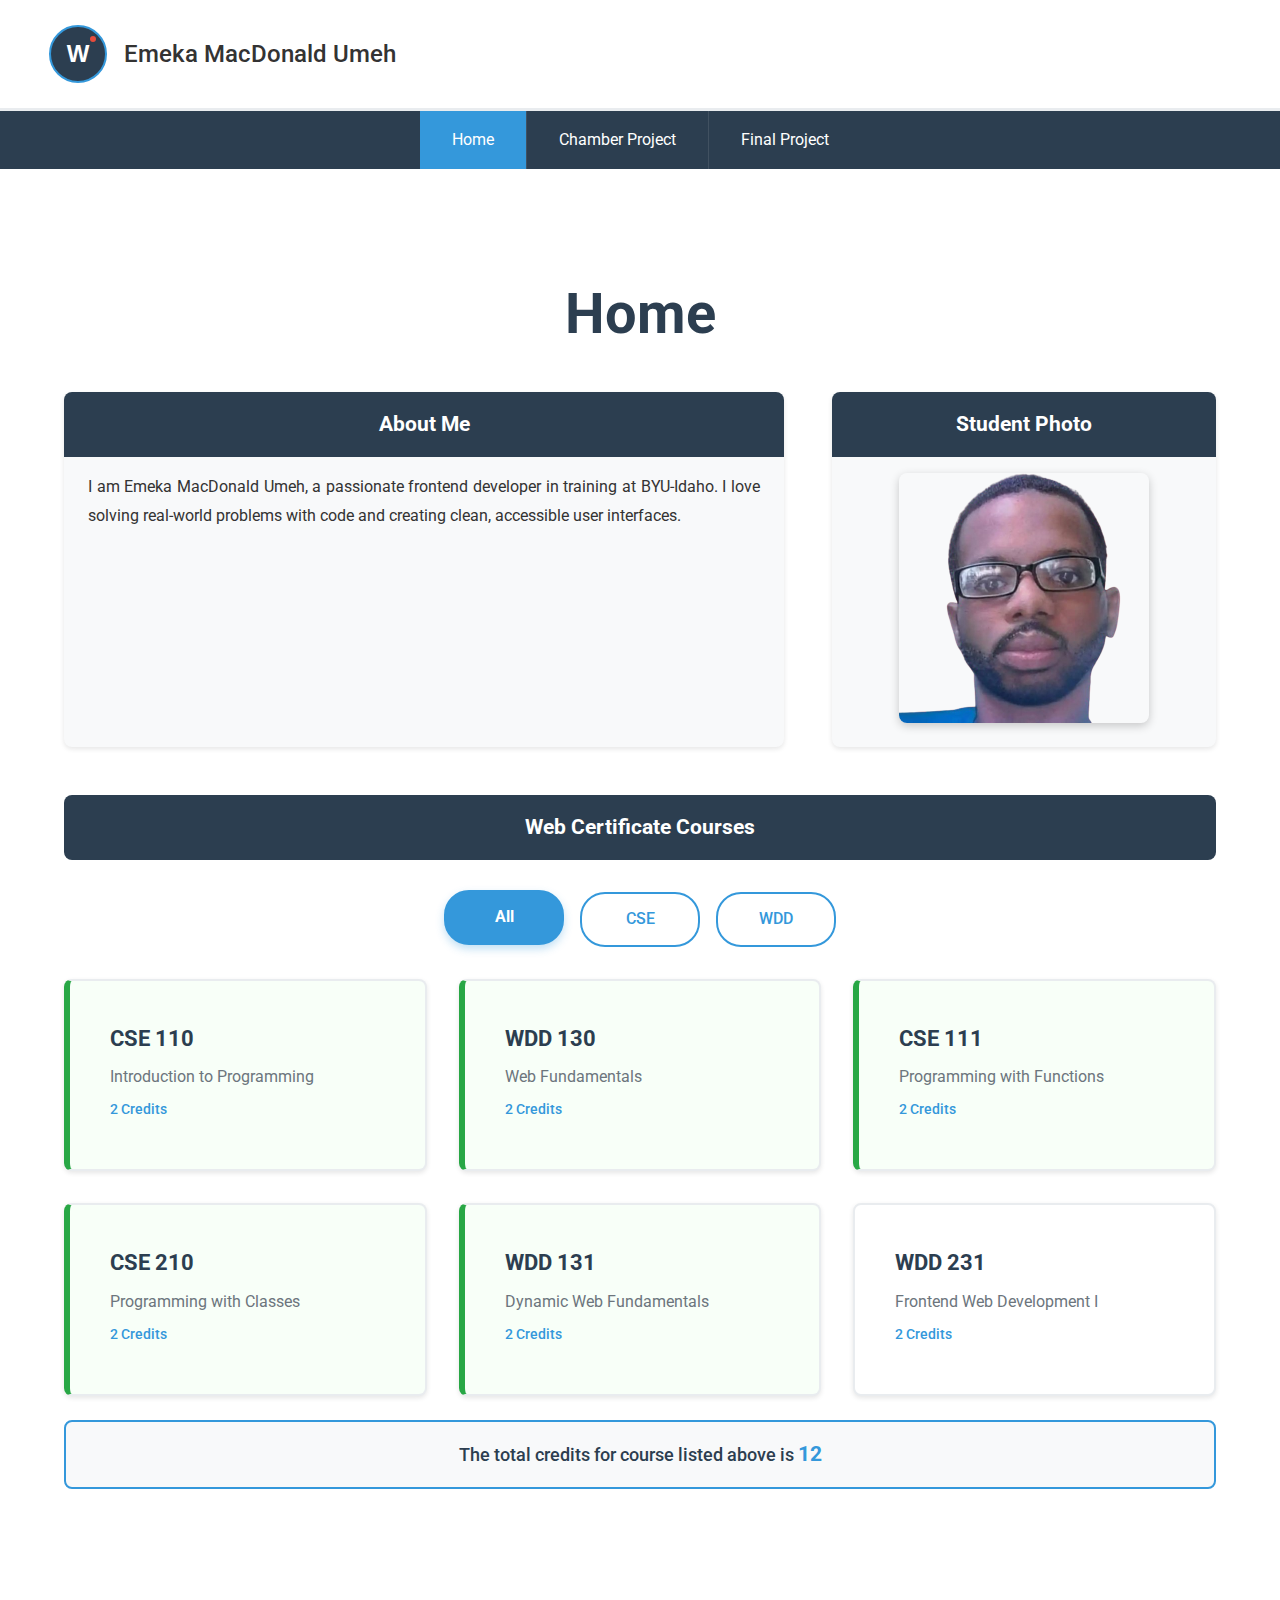
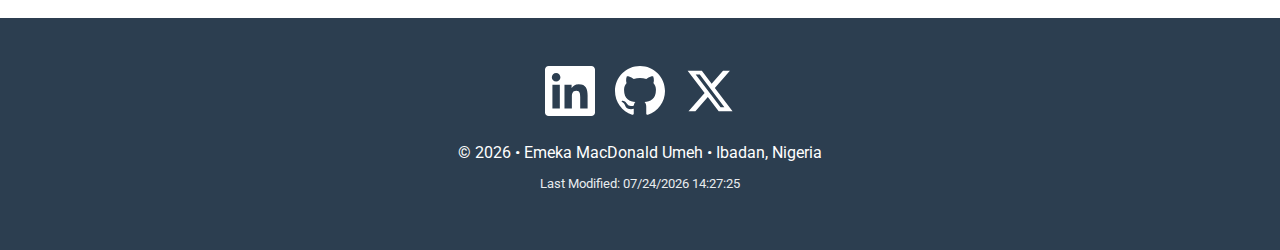
<file: index.html>
<!doctype html>
<html lang="en">
    <head>
        <meta charset="UTF-8" />
        <meta name="viewport" content="width=device-width, initial-scale=1.0" />
        <meta name="description" content="WDD 231 Course Homepage" />
        <meta name="author" content="Emeka MacDonald Umeh" />
        <title>WDD 231 - Web Frontend Development I</title>
        <link rel="stylesheet" href="styles/normalize.css" />
        <link rel="stylesheet" href="styles/small.css" />
        <link rel="stylesheet" href="styles/large.css" />
        <link
            href="https://fonts.googleapis.com/css2?family=Roboto:wght@300;400;500;700&display=swap"
            rel="stylesheet"
        />
        <script src="scripts/navigation.js" defer></script>
        <script src="scripts/date.js" defer></script>
        <script src="scripts/course.js" defer></script>
    </head>
    <body>
        <header>
            <img src="images/logo.svg" alt="WDD 231 Course Logo" />
            <span>Emeka MacDonald Umeh</span>
            <button
                id="menu"
                aria-label="Toggle navigation menu"
                aria-expanded="false"
            >
                ☰
            </button>
        </header>

        <nav class="navigation" role="navigation" aria-label="Main navigation">
            <ul>
                <li><a href="#" class="active" aria-current="page">Home</a></li>
                <li><a href="./chamber/index.html">Chamber Project</a></li>
                <li><a href="#">Final Project</a></li>
            </ul>
        </nav>

        <main>
            <h1>Home</h1>

            <section class="about-photo">
                <div class="about-me">
                    <h2>About Me</h2>
                    <p>
                        I am Emeka MacDonald Umeh, a passionate frontend
                        developer in training at BYU-Idaho. I love solving
                        real-world problems with code and creating clean,
                        accessible user interfaces.
                    </p>
                </div>
                <div class="student-photo">
                    <h2>Student Photo</h2>
                    <img src="images/profile.png" alt="Emeka MacDonald Umeh" />
                </div>
            </section>

            <section class="courses">
                <h2>Web Certificate Courses</h2>
                <div
                    class="course-buttons"
                    role="tablist"
                    aria-label="Course filter options"
                >
                    <button
                        id="allBtn"
                        role="tab"
                        aria-selected="true"
                        aria-controls="courseList"
                    >
                        All
                    </button>
                    <button
                        id="cseBtn"
                        role="tab"
                        aria-selected="false"
                        aria-controls="courseList"
                    >
                        CSE
                    </button>
                    <button
                        id="wddBtn"
                        role="tab"
                        aria-selected="false"
                        aria-controls="courseList"
                    >
                        WDD
                    </button>
                </div>
                <div
                    id="courseList"
                    role="tabpanel"
                    aria-live="polite"
                    aria-label="Course list"
                ></div>

                <dialog id="course-details">
                    <button id="course-details-close">❌</button>
                    <h2 id="course-heading"></h2>
                    <p id="course-description"></p>
                </dialog>

                <p>
                    The total credits for course listed above is
                    <span id="totalCredits" aria-label="Total credits">0</span>
                </p>
            </section>
        </main>

        <footer>
            <div
                class="socials"
                role="complementary"
                aria-label="Social media links"
            >
                <a
                    href="https://linkedin.com/in/donald-umeh"
                    target="_blank"
                    aria-label="Visit my LinkedIn profile"
                    ><img src="images/linkedin.svg" alt="LinkedIn icon"
                /></a>
                <a
                    href="https://github.com/donumeh"
                    target="_blank"
                    aria-label="Visit my GitHub repository"
                    ><img src="images/github.svg" alt="GitHub icon"
                /></a>
                <a
                    href="https://twitter.com/dmaceka"
                    target="_blank"
                    aria-label="Visit my X (Twitter) profile"
                    ><img src="images/x.svg" alt="X (Twitter) icon"
                /></a>
            </div>
            <p>
                &copy; <span id="year"></span> • Emeka MacDonald Umeh • Ibadan,
                Nigeria
            </p>
            <p id="lastModified"></p>
        </footer>
    </body>
</html>
</file>
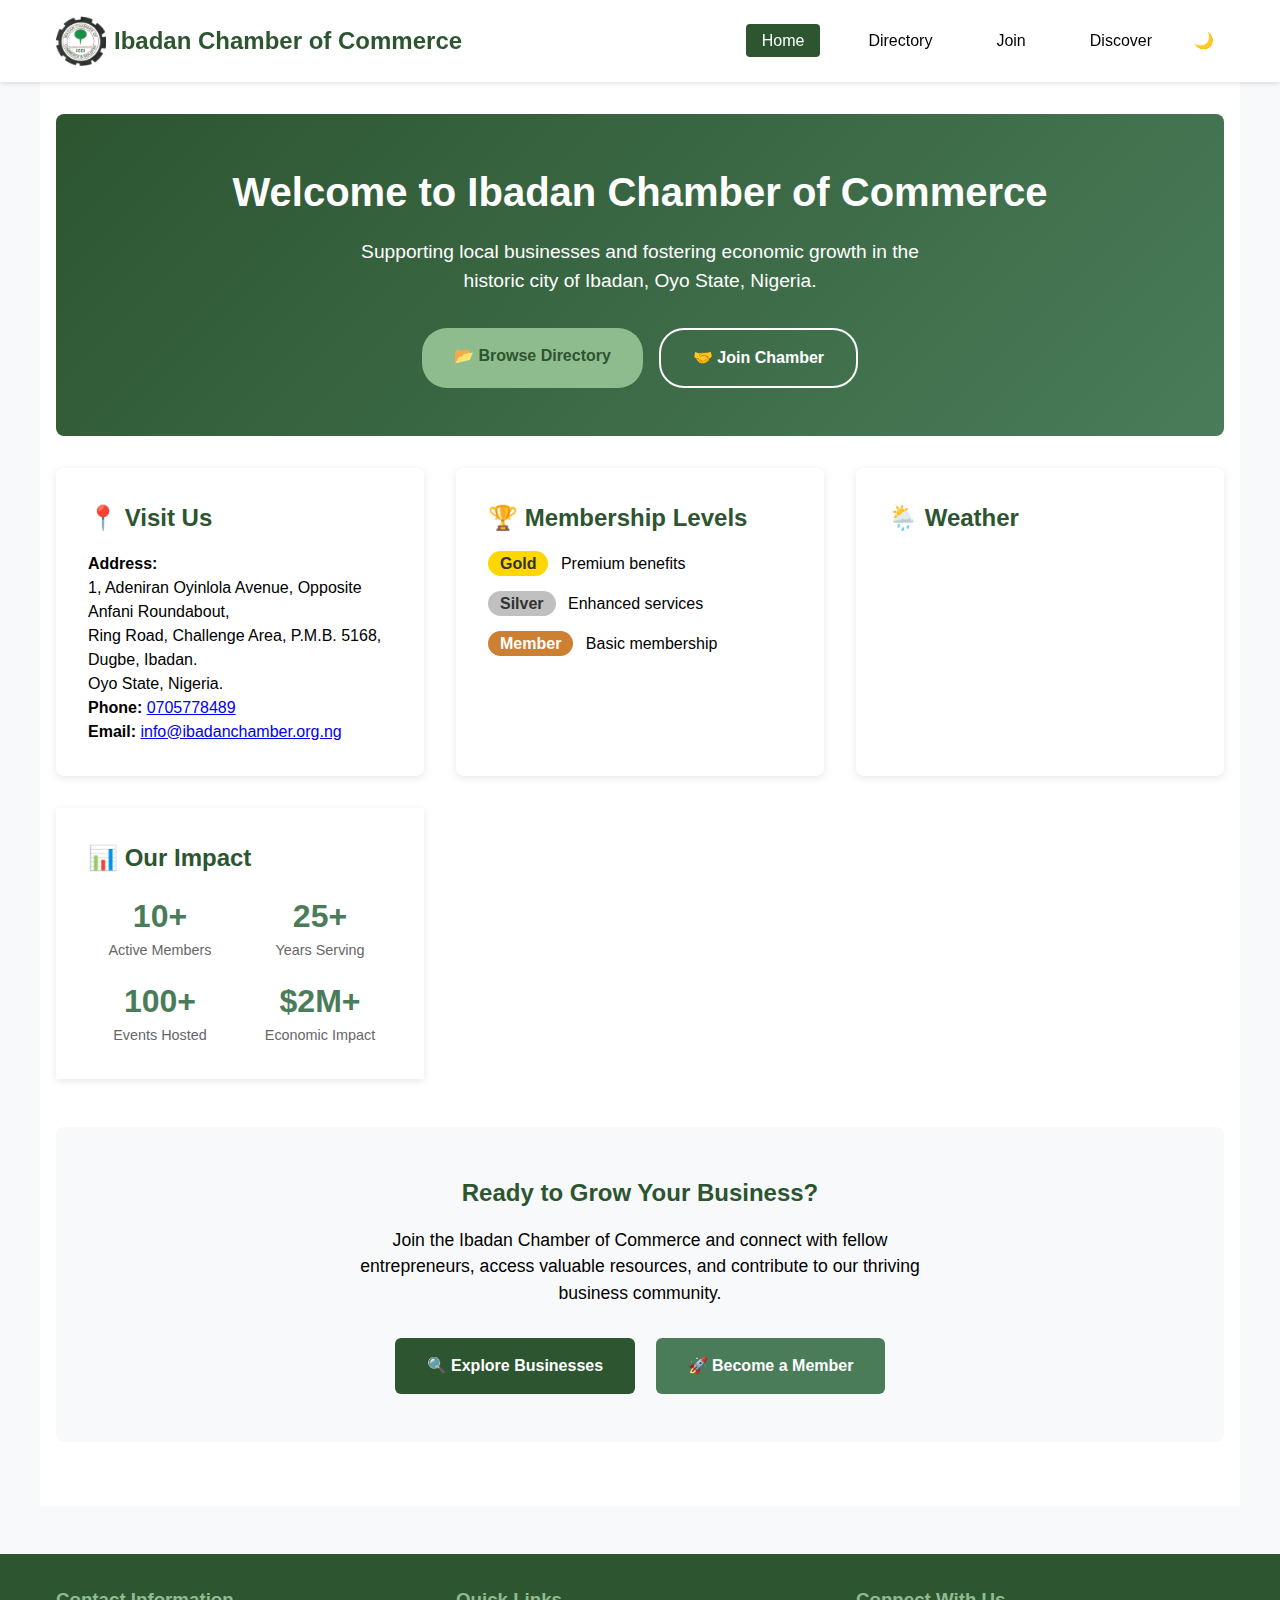
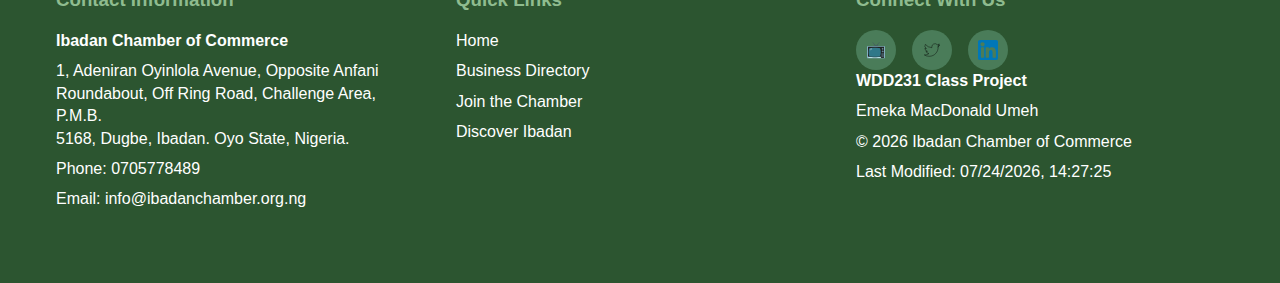
<file: chamber/index.html>
<!doctype html>
<html lang="en">
    <head>
        <meta charset="UTF-8" />
        <meta name="viewport" content="width=device-width, initial-scale=1.0" />
        <title>Ibadan Chamber of Commerce - Home</title>
        <meta
            name="description"
            content="Welcome to the Ibadan Chamber of Commerce. Supporting local businesses and fostering economic growth in Ibadan, Oyo State, Nigeria."
        />
        <meta name="author" content="Emeka MacDonald Umeh" />

        <!-- Favicon -->
        <link rel="icon" type="image/x-icon" href="./images/favicon.ico" />

        <!-- Facebook Open Graph Meta Tags -->
        <meta property="og:title" content="Ibadan Chamber of Commerce - Home" />
        <meta
            property="og:description"
            content="Welcome to the Ibadan Chamber of Commerce. Supporting local businesses and fostering economic growth in Ibadan, Oyo state."
        />
        <meta
            property="og:image"
            content="https://donumeh.github.io/wdd231/chamber/images/logo.png"
        />
        <meta
            property="og:url"
            content="https://donumeh.github.io/wdd231/chamber/"
        />
        <meta property="og:type" content="website" />
        <meta property="og:site_name" content="Ibadan Chamber of Commerce" />

        <!-- CSS Links -->
        <link rel="stylesheet" href="./styles/chamber.css" />

        <!-- Schema.org JSON-LD -->
        <script type="application/ld+json">
            {
                "@context": "https://schema.org",
                "@type": "Organization",
                "name": "Ibadan Chamber of Commerce",
                "description": "The Ibadan Chamber of Commerce serves as a resource hub for businesses in the city of Ibadan, promoting local economic growth and fostering community connections.",
                "url": "https://donumeh.github.io/wdd231/chamber/",
                "logo": "https://donumeh.github.io/wdd231/chamber/images/logo.png",
                "address": {
                    "@type": "PostalAddress",
                    "streetAddress": "1, Adeniran Oyinlola Avenue, Opposite Anfani Roundabout",
                    "addressLocality": "Off Ring Road, Challenge Area, P.M.B. 5168, Dugbe, Ibadan",
                    "addressCountry": "Nigeria",
                    "postalCode": "2000253"
                },
                "telephone": "+243705778489, +2348143908143, +2348137303095 ",
                "email": "info@ibadanchamber.org.ng"
            }
        </script>
    </head>
    <body>
        <!-- Header -->
        <header>
            <div class="header-container">
                <a href="index.html" class="logo">
                    <img
                        src="./images/logo.png"
                        alt="Ibadan Chamber of Commerce Logo"
                        width="50"
                        height="50"
                    />
                    <h1>Ibadan Chamber of Commerce</h1>
                </a>

                <nav>
                    <ul class="nav-menu">
                        <!--To review later-->
                        <li><a href="index.html" class="active">Home</a></li>
                        <li><a href="directory.html">Directory</a></li>
                        <li><a href="join.html">Join</a></li>
                        <li><a href="discover.html">Discover</a></li>
                    </ul>

                    <button
                        class="hamburger"
                        aria-label="Toggle navigation menu"
                    >
                        <span></span>
                        <span></span>
                        <span></span>
                    </button>

                    <button class="theme-toggle" aria-label="Toggle dark mode">
                        🌙
                        <!--To modify later-->
                    </button>
                </nav>
            </div>
        </header>

        <!-- Main Content -->
        <main>
            <div
                class="hero-section"
                style="
                    text-align: center;
                    padding: 3rem 1rem;
                    background: linear-gradient(135deg, #2c5530, #4a7c59);
                    color: white;
                    margin-bottom: 2rem;
                    border-radius: 8px;
                "
            >
                <h1 style="font-size: 2.5rem; margin-bottom: 1rem">
                    Welcome to Ibadan Chamber of Commerce
                </h1>
                <p
                    style="
                        font-size: 1.2rem;
                        margin-bottom: 2rem;
                        max-width: 600px;
                        margin-left: auto;
                        margin-right: auto;
                    "
                >
                    Supporting local businesses and fostering economic growth in
                    the historic city of Ibadan, Oyo State, Nigeria.
                </p>
                <div
                    style="
                        display: flex;
                        gap: 1rem;
                        justify-content: center;
                        flex-wrap: wrap;
                    "
                >
                    <a
                        href="directory.html"
                        style="
                            background: #8fbc8f;
                            color: #2c5530;
                            padding: 1rem 2rem;
                            text-decoration: none;
                            border-radius: 25px;
                            font-weight: bold;
                            display: inline-block;
                        "
                    >
                        📂 Browse Directory
                    </a>

                    <!-- join.html coming up-->
                    <a
                        href="#"
                        style="
                            background: transparent;
                            color: white;
                            padding: 1rem 2rem;
                            text-decoration: none;
                            border: 2px solid white;
                            border-radius: 25px;
                            font-weight: bold;
                            display: inline-block;
                        "
                    >
                        🤝 Join Chamber
                    </a>
                </div>
            </div>

            <div
                style="
                    display: grid;
                    grid-template-columns: repeat(auto-fit, minmax(300px, 1fr));
                    gap: 2rem;
                    margin-bottom: 3rem;
                "
            >
                <!-- Quick Info Card -->
                <div
                    style="
                        background: white;
                        padding: 2rem;
                        border-radius: 8px;
                        box-shadow: 0 2px 8px rgba(0, 0, 0, 0.1);
                        color: black;
                    "
                >
                    <h2 style="color: #2c5530; margin-bottom: 1rem">
                        📍 Visit Us
                    </h2>
                    <p>
                        <strong>Address:</strong>
                        <br />
                        1, Adeniran Oyinlola Avenue, Opposite Anfani Roundabout,
                        <br />
                        Ring Road, Challenge Area, P.M.B. 5168, Dugbe, Ibadan.
                        <br />
                        Oyo State, Nigeria.
                    </p>
                    <p>
                        <strong>Phone:</strong>
                        <a href="tel:+234705778489">0705778489</a>
                    </p>
                    <p>
                        <strong>Email:</strong>
                        <a href="mailto:info@ibadanchamber.org.ng"
                            >info@ibadanchamber.org.ng</a
                        >
                    </p>
                </div>

                <!-- Membership Info -->
                <div
                    style="
                        background: white;
                        padding: 2rem;
                        border-radius: 8px;
                        box-shadow: 0 2px 8px rgba(0, 0, 0, 0.1);
                        color: black;
                    "
                >
                    <h2 style="color: #2c5530; margin-bottom: 1rem">
                        🏆 Membership Levels
                    </h2>
                    <div style="margin-bottom: 1rem">
                        <span
                            style="
                                background: #ffd700;
                                color: #333;
                                padding: 0.25rem 0.75rem;
                                border-radius: 15px;
                                font-weight: bold;
                                margin-right: 0.5rem;
                            "
                            >Gold</span
                        >
                        Premium benefits
                    </div>
                    <div style="margin-bottom: 1rem">
                        <span
                            style="
                                background: #c0c0c0;
                                color: #333;
                                padding: 0.25rem 0.75rem;
                                border-radius: 15px;
                                font-weight: bold;
                                margin-right: 0.5rem;
                            "
                            >Silver</span
                        >
                        Enhanced services
                    </div>
                    <div>
                        <span
                            style="
                                background: #cd7f32;
                                color: white;
                                padding: 0.25rem 0.75rem;
                                border-radius: 15px;
                                font-weight: bold;
                                margin-right: 0.5rem;
                            "
                            >Member</span
                        >
                        Basic membership
                    </div>
                </div>

                <div
                    style="
                        background: white;
                        padding: 2rem;
                        border-radius: 8px;
                        box-shadow: 0 2px 8px rgba(0, 0, 0, 0.1);
                    "
                >
                    <h2 style="color: #2c5530; margin-bottom: 1rem">
                        🌦️ Weather
                    </h2>
                    <div id="current_weather"></div>
                </div>

                <!-- Quick Stats -->
                <div
                    style="
                        background: white;
                        padding: 2rem;x
                        border-radius: 8px;
                        box-shadow: 0 2px 8px rgba(0, 0, 0, 0.1);
                    "
                >
                    <h2 style="color: #2c5530; margin-bottom: 1rem">
                        📊 Our Impact
                    </h2>
                    <div
                        style="
                            display: grid;
                            grid-template-columns: 1fr 1fr;
                            gap: 1rem;
                            text-align: center;
                        "
                    >
                        <div>
                            <div
                                style="
                                    font-size: 2rem;
                                    font-weight: bold;
                                    color: #4a7c59;
                                "
                            >
                                10+
                            </div>
                            <div style="font-size: 0.9rem; color: #666">
                                Active Members
                            </div>
                        </div>
                        <div>
                            <div
                                style="
                                    font-size: 2rem;
                                    font-weight: bold;
                                    color: #4a7c59;
                                "
                            >
                                25+
                            </div>
                            <div style="font-size: 0.9rem; color: #666">
                                Years Serving
                            </div>
                        </div>
                        <div>
                            <div
                                style="
                                    font-size: 2rem;
                                    font-weight: bold;
                                    color: #4a7c59;
                                "
                            >
                                100+
                            </div>
                            <div style="font-size: 0.9rem; color: #666">
                                Events Hosted
                            </div>
                        </div>
                        <div>
                            <div
                                style="
                                    font-size: 2rem;
                                    font-weight: bold;
                                    color: #4a7c59;
                                "
                            >
                                $2M+
                            </div>
                            <div style="font-size: 0.9rem; color: #666">
                                Economic Impact
                            </div>
                        </div>
                    </div>
                </div>
            </div>

            <!-- CTA Section -->
            <div
                style="
                    background: #f8f9fa;
                    padding: 3rem 2rem;
                    text-align: center;
                    border-radius: 8px;
                    margin-bottom: 2rem;
                    color: black;
                "
            >
                <h2 style="color: #2c5530; margin-bottom: 1rem">
                    Ready to Grow Your Business?
                </h2>
                <p
                    style="
                        font-size: 1.1rem;
                        margin-bottom: 2rem;
                        max-width: 600px;
                        margin-left: auto;
                        margin-right: auto;
                    "
                >
                    Join the Ibadan Chamber of Commerce and connect with fellow
                    entrepreneurs, access valuable resources, and contribute to
                    our thriving business community.
                </p>
                <a
                    href="directory.html"
                    style="
                        background: #2c5530;
                        color: white;
                        padding: 1rem 2rem;
                        text-decoration: none;
                        border-radius: 6px;
                        font-weight: bold;
                        display: inline-block;
                        margin-right: 1rem;
                    "
                >
                    🔍 Explore Businesses
                </a>
                <!-- join.html coming up-->
                <a
                    href="#"
                    style="
                        background: #4a7c59;
                        color: white;
                        padding: 1rem 2rem;
                        text-decoration: none;
                        border-radius: 6px;
                        font-weight: bold;
                        display: inline-block;
                    "
                >
                    🚀 Become a Member
                </a>
            </div>
        </main>

        <!-- Footer -->
        <footer>
            <div class="footer-container">
                <div class="footer-content">
                    <div class="footer-section">
                        <h3>Contact Information</h3>
                        <p><strong>Ibadan Chamber of Commerce</strong></p>
                        <p>
                            1, Adeniran Oyinlola Avenue, Opposite Anfani
                            <br />
                            Roundabout, Off Ring Road, Challenge Area, P.M.B.
                            <br />
                            5168, Dugbe, Ibadan. Oyo State, Nigeria.
                        </p>
                        <p>
                            Phone:
                            <a href="tel:+234705778489">0705778489</a>
                        </p>
                        <p>
                            Email:
                            <a href="mailto:info@ibadanchamber.org.ng"
                                >info@ibadanchamber.org.ng</a
                            >
                        </p>
                    </div>

                    <div class="footer-section">
                        <h3>Quick Links</h3>
                        <p><a href="index.html">Home</a></p>
                        <p><a href="directory.html">Business Directory</a></p>
                        <p><a href="#">Join the Chamber</a></p>
                        <!--join.html: To be done later-->
                        <p><a href="discover.html">Discover Ibadan</a></p>
                    </div>

                    <div class="footer-section">
                        <h3>Connect With Us</h3>
                        <div class="social-links">
                            <a
                                href="#"
                                target="_blank"
                                rel="noopener"
                                aria-label="YouTube"
                            >
                                📺
                            </a>
                            <a
                                href="#"
                                target="_blank"
                                rel="noopener"
                                aria-label="Twitter"
                            >
                                <img
                                    src="images/twitter_svgrepo_com.svg"
                                    width="20"
                                    height="20"
                                    alt="twitter logo"
                                />
                            </a>
                            <a
                                href="#"
                                target="_blank"
                                rel="noopener"
                                aria-label="LinkedIn"
                            >
                                <img
                                    src="./images/linkedin_svgrepo_com.svg"
                                    width="20"
                                    height="20"
                                    alt="linkedin logo"
                                />
                            </a>
                        </div>

                        <div class="development-info">
                            <p><strong>WDD231 Class Project</strong></p>
                            <p>Emeka MacDonald Umeh</p>
                            <p>
                                &copy;
                                <span id="copyright-year">2025</span> Ibadan
                                Chamber of Commerce
                            </p>
                            <p>
                                Last Modified: <span id="last-modified"></span>
                            </p>
                        </div>
                    </div>
                </div>
            </div>
        </footer>

        <!-- JavaScript -->
        <script src="./scripts/directory.js"></script>
        <script src="./scripts/weather.js"></script>
    </body>
</html>
</file>
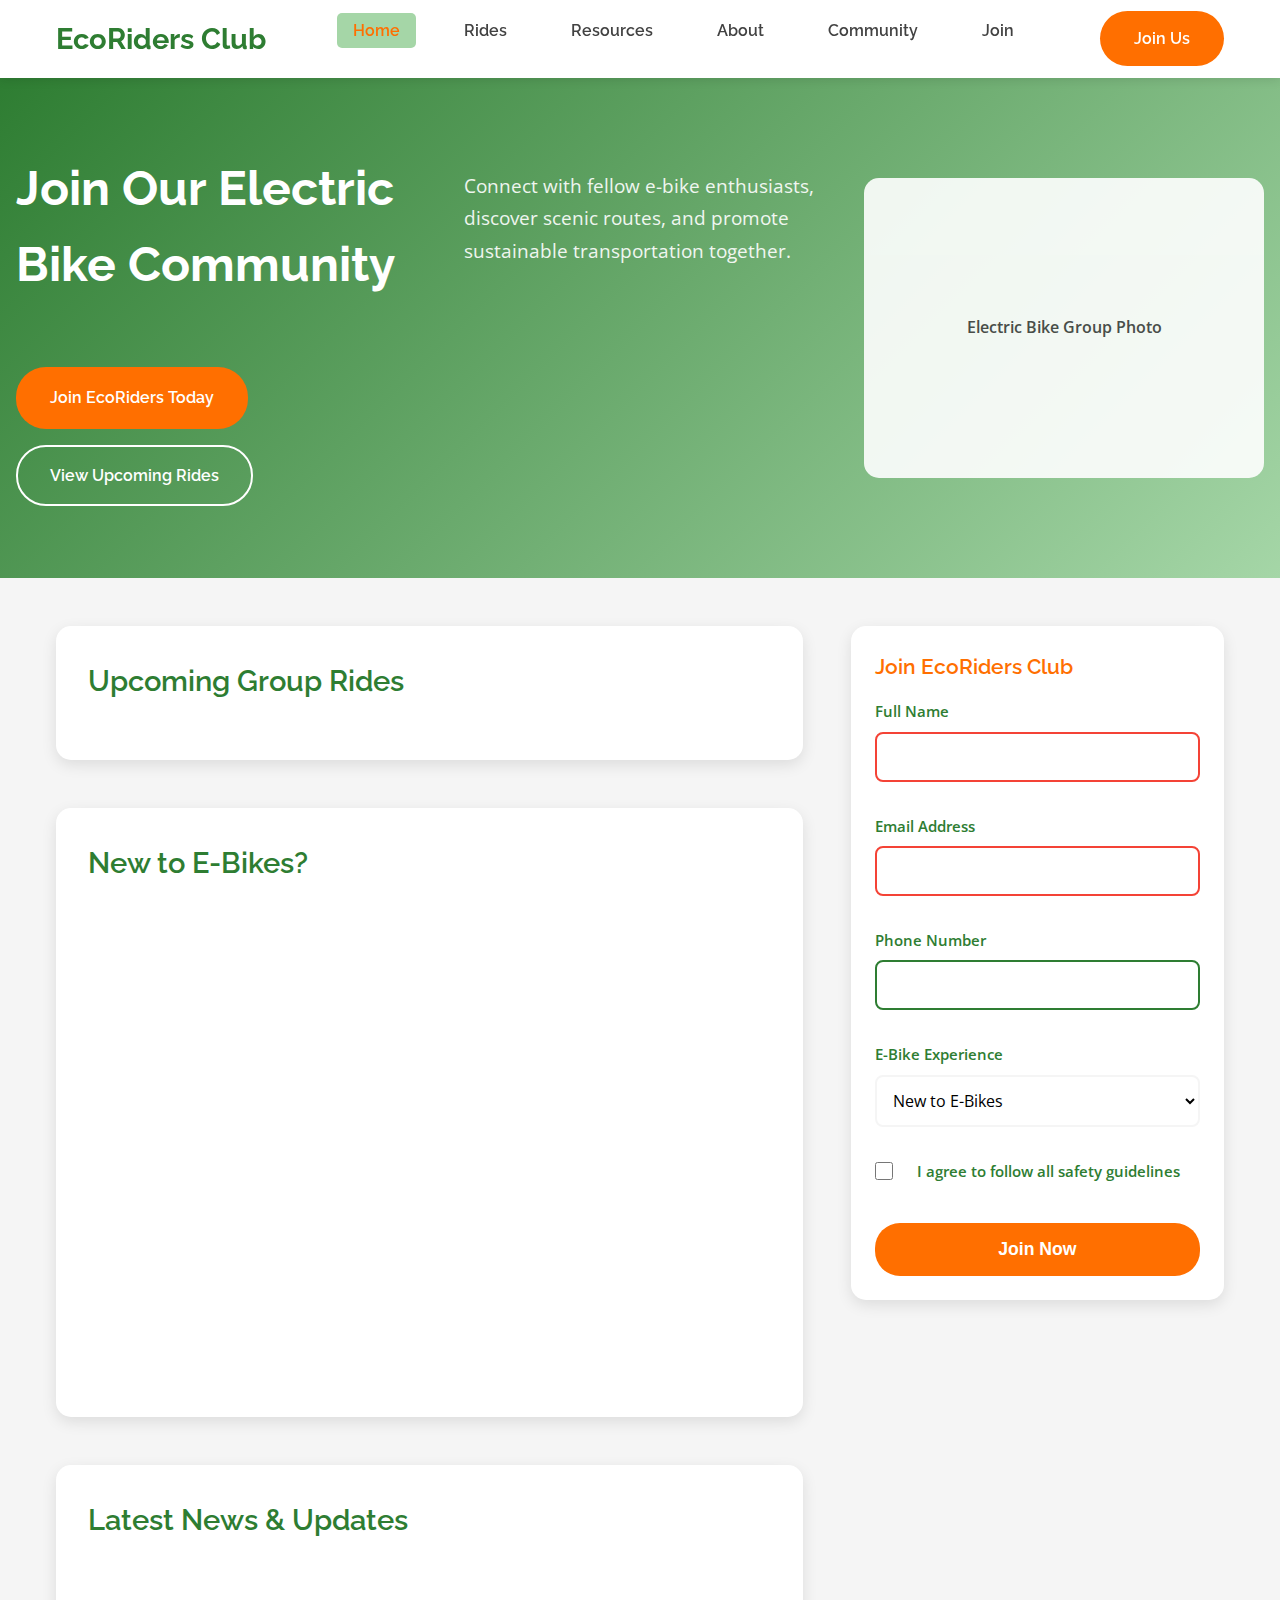
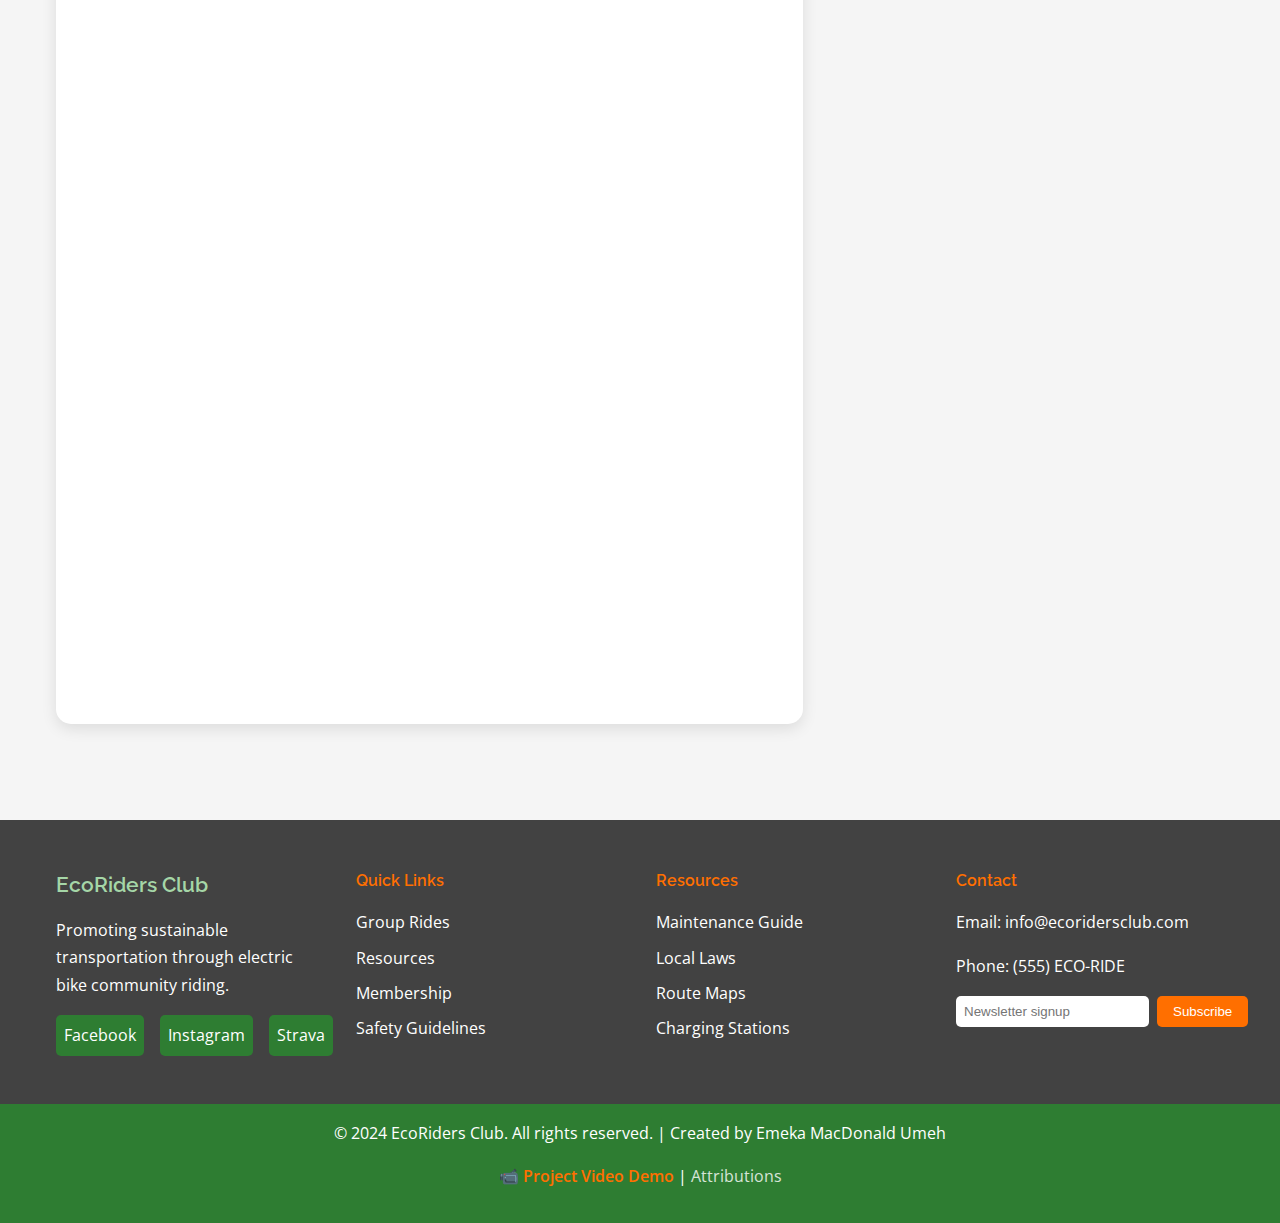
<file: ecoridersclub/index.html>
<!doctype html>
<html lang="en">
    <head>
        <meta charset="UTF-8" />
        <meta name="viewport" content="width=device-width, initial-scale=1.0" />
        <title>EcoRiders Club - Electric Bike Community</title>
        <meta
            name="description"
            content="Join EcoRiders Club - the premier electric bike community for sustainable transportation, group rides, and eco-friendly adventures."
        />
        <meta name="author" content="Emeka MacDonald Umeh" />
        <meta
            property="og:title"
            content="EcoRiders Club - Electric Bike Community"
        />
        <meta
            property="og:description"
            content="Join EcoRiders Club - the premier electric bike community for sustainable transportation, group rides, and eco-friendly adventures."
        />
        <meta property="og:image" content="images/ecoridersclub-og.jpg" />
        <meta property="og:url" content="https://ecoridersclub.com" />
        <meta property="og:type" content="website" />
        <link rel="icon" type="image/x-icon" href="images/favicon.ico" />
        <link rel="stylesheet" href="css/styles.css" />
        <link rel="preconnect" href="https://fonts.googleapis.com" />
        <link rel="preconnect" href="https://fonts.gstatic.com" crossorigin />
        <link
            href="https://fonts.googleapis.com/css2?family=Raleway:wght@300;400;600;700&family=Open+Sans:wght@300;400;600&display=swap"
            rel="stylesheet"
        />
    </head>
    <body>
        <!-- Navigation Header -->
        <header class="header">
            <nav class="navbar">
                <div class="nav-container">
                    <div class="nav-logo">
                        <h1 class="logo-text">EcoRiders Club</h1>
                    </div>

                    <!-- Mobile Menu Toggle -->
                    <div class="mobile-menu-toggle" id="mobile-menu">
                        <span class="bar"></span>
                        <span class="bar"></span>
                        <span class="bar"></span>
                    </div>

                    <!-- Navigation Menu -->
                    <ul class="nav-menu" id="nav-menu">
                        <li class="nav-item">
                            <a href="index.html" class="nav-link active"
                                >Home</a
                            >
                        </li>
                        <li class="nav-item">
                            <a href="#rides" class="nav-link">Rides</a>
                        </li>
                        <li class="nav-item">
                            <a href="resources.html" class="nav-link"
                                >Resources</a
                            >
                        </li>
                        <li class="nav-item">
                            <a href="about.html" class="nav-link">About</a>
                        </li>
                        <li class="nav-item">
                            <a href="community.html" class="nav-link"
                                >Community</a
                            >
                        </li>
                        <li class="nav-item">
                            <a href="join.html" class="nav-link">Join</a>
                        </li>
                    </ul>

                    <div class="nav-cta">
                        <a href="join.html" class="cta-button primary"
                            >Join Us</a
                        >
                    </div>
                </div>
            </nav>
        </header>

        <!-- Hero Section -->
        <section class="hero" id="home">
            <div class="hero-content">
                <h1 class="hero-title">Join Our Electric Bike Community</h1>
                <p class="hero-subtitle">
                    Connect with fellow e-bike enthusiasts, discover scenic
                    routes, and promote sustainable transportation together.
                </p>
                <div class="hero-actions">
                    <a href="join.html" class="cta-button primary"
                        >Join EcoRiders Today</a
                    >
                    <a href="#rides" class="cta-button secondary"
                        >View Upcoming Rides</a
                    >
                </div>
            </div>
            <div class="hero-image">
                <div class="placeholder-image">
                    <span>Electric Bike Group Photo</span>
                </div>
            </div>
        </section>

        <!-- Main Content -->
        <main class="main-content">
            <div class="content-wrapper">
                <!-- Featured Content Area -->
                <div class="featured-section">
                    <!-- Upcoming Rides -->
                    <section class="upcoming-rides" id="rides">
                        <h2>Upcoming Group Rides</h2>
                        <div class="rides-grid">
                            <div class="ride-card">
                                <h3>Scenic River Trail</h3>
                                <div class="ride-details">
                                    <p class="ride-date">Saturday, March 25</p>
                                    <p class="ride-difficulty">
                                        Difficulty: Beginner
                                    </p>
                                    <p class="ride-distance">
                                        Distance: 15 miles
                                    </p>
                                </div>
                                <p class="ride-description">
                                    Perfect ride for new members! Enjoy
                                    beautiful river views with gentle terrain.
                                </p>
                                <button
                                    class="join-ride-btn"
                                    data-ride="scenic-river"
                                >
                                    Join This Ride
                                </button>
                            </div>

                            <div class="ride-card">
                                <h3>Mountain Challenge</h3>
                                <div class="ride-details">
                                    <p class="ride-date">Sunday, March 26</p>
                                    <p class="ride-difficulty">
                                        Difficulty: Advanced
                                    </p>
                                    <p class="ride-distance">
                                        Distance: 35 miles
                                    </p>
                                </div>
                                <p class="ride-description">
                                    Challenging mountain trails for experienced
                                    riders seeking adventure.
                                </p>
                                <button
                                    class="join-ride-btn"
                                    data-ride="mountain-challenge"
                                >
                                    Join This Ride
                                </button>
                            </div>

                            <div class="ride-card">
                                <h3>City Commuter Route</h3>
                                <div class="ride-details">
                                    <p class="ride-date">Wednesday, March 29</p>
                                    <p class="ride-difficulty">
                                        Difficulty: Intermediate
                                    </p>
                                    <p class="ride-distance">
                                        Distance: 20 miles
                                    </p>
                                </div>
                                <p class="ride-description">
                                    Learn the best commuting routes while riding
                                    with experienced city cyclists.
                                </p>
                                <button
                                    class="join-ride-btn"
                                    data-ride="city-commuter"
                                >
                                    Join This Ride
                                </button>
                            </div>
                        </div>
                    </section>

                    <!-- Quick Links Section -->
                    <section class="quick-links" id="resources">
                        <h2>New to E-Bikes?</h2>
                        <div class="links-grid">
                            <div class="quick-link-card">
                                <h3>New Member Guide</h3>
                                <p>
                                    Everything you need to know to get started
                                    with our community.
                                </p>
                                <a href="#" class="link-btn">Get Started</a>
                            </div>

                            <div class="quick-link-card">
                                <h3>Route Finder</h3>
                                <p>
                                    Discover bike-friendly routes and charging
                                    stations in your area.
                                </p>
                                <a href="#" class="link-btn">Find Routes</a>
                            </div>

                            <div class="quick-link-card">
                                <h3>Safety Guide</h3>
                                <p>
                                    Essential safety tips and local e-bike
                                    regulations.
                                </p>
                                <a href="#" class="link-btn">Stay Safe</a>
                            </div>

                            <div class="quick-link-card">
                                <h3>Maintenance Tips</h3>
                                <p>
                                    Keep your e-bike in perfect condition with
                                    our expert guides.
                                </p>
                                <a href="#" class="link-btn">Learn More</a>
                            </div>
                        </div>
                    </section>

                    <!-- News and Updates -->
                    <section class="news-section">
                        <h2>Latest News & Updates</h2>
                        <div class="news-grid">
                            <article class="news-card">
                                <h3>New Partnership with Local Bike Shops</h3>
                                <p class="news-date">March 15, 2024</p>
                                <p>
                                    We're excited to announce partnerships with
                                    three local bike shops offering member
                                    discounts on maintenance and accessories.
                                </p>
                                <a href="#" class="read-more">Read More</a>
                            </article>

                            <article class="news-card">
                                <h3>Spring Riding Season Kickoff</h3>
                                <p class="news-date">March 10, 2024</p>
                                <p>
                                    Join us for our annual spring kickoff event
                                    featuring group rides, safety workshops, and
                                    community barbecue.
                                </p>
                                <a href="#" class="read-more">Read More</a>
                            </article>

                            <article class="news-card">
                                <h3>New Charging Stations Installed</h3>
                                <p class="news-date">March 8, 2024</p>
                                <p>
                                    Five new e-bike charging stations have been
                                    installed along our most popular routes
                                    thanks to city partnership.
                                </p>
                                <a href="#" class="read-more">Read More</a>
                            </article>
                        </div>
                    </section>
                </div>

                <!-- Sidebar Content -->
                <aside class="sidebar">
                    <!-- Membership Form -->
                    <div class="sidebar-card" id="membership">
                        <h3>Join EcoRiders Club</h3>
                        <form
                            class="membership-form"
                            action="form-success.html"
                            method="GET"
                        >
                            <div class="form-group">
                                <label for="name">Full Name</label>
                                <input
                                    type="text"
                                    id="name"
                                    name="name"
                                    required
                                />
                            </div>

                            <div class="form-group">
                                <label for="email">Email Address</label>
                                <input
                                    type="email"
                                    id="email"
                                    name="email"
                                    required
                                />
                            </div>

                            <div class="form-group">
                                <label for="phone">Phone Number</label>
                                <input type="tel" id="phone" name="phone" />
                            </div>

                            <div class="form-group">
                                <label for="experience"
                                    >E-Bike Experience</label
                                >
                                <select id="experience" name="experience">
                                    <option value="beginner">
                                        New to E-Bikes
                                    </option>
                                    <option value="some">
                                        Some Experience
                                    </option>
                                    <option value="experienced">
                                        Very Experienced
                                    </option>
                                </select>
                            </div>

                            <div class="form-group checkbox-group">
                                <label class="checkbox-label">
                                    <input
                                        type="checkbox"
                                        name="safety-pledge"
                                        required
                                    />
                                    <span class="checkmark"></span>
                                    I agree to follow all safety guidelines
                                </label>
                            </div>

                            <button type="submit" class="submit-btn">
                                Join Now
                            </button>
                        </form>
                    </div>

                    <!-- Ride Calendar -->
                    <div class="sidebar-card">
                        <h3>Ride Calendar</h3>
                        <div class="calendar-preview">
                            <div class="calendar-month">March 2024</div>
                            <div class="calendar-events">
                                <div class="event-item">
                                    <span class="event-date">25</span>
                                    <span class="event-title"
                                        >River Trail Ride</span
                                    >
                                </div>
                                <div class="event-item">
                                    <span class="event-date">26</span>
                                    <span class="event-title"
                                        >Mountain Challenge</span
                                    >
                                </div>
                                <div class="event-item">
                                    <span class="event-date">29</span>
                                    <span class="event-title"
                                        >City Commuter</span
                                    >
                                </div>
                            </div>
                            <a href="#" class="view-calendar"
                                >View Full Calendar</a
                            >
                        </div>
                    </div>

                    <!-- Member Spotlight -->
                    <div class="sidebar-card" id="community">
                        <h3>Member Spotlight</h3>
                        <div class="member-spotlight">
                            <div class="member-photo">
                                <div class="placeholder-photo">JS</div>
                            </div>
                            <div class="member-info">
                                <h4>Jennifer S.</h4>
                                <p>
                                    "EcoRiders transformed my daily commute into
                                    an adventure. The community support and
                                    route knowledge is invaluable!"
                                </p>
                            </div>
                        </div>
                        <a href="#" class="view-testimonials"
                            >View More Stories</a
                        >
                    </div>
                </aside>
            </div>
        </main>

        <!-- Footer -->
        <footer class="footer">
            <div class="footer-content">
                <div class="footer-section">
                    <h3>EcoRiders Club</h3>
                    <p>
                        Promoting sustainable transportation through electric
                        bike community riding.
                    </p>
                    <div class="social-links">
                        <a href="#" class="social-link">Facebook</a>
                        <a href="#" class="social-link">Instagram</a>
                        <a href="#" class="social-link">Strava</a>
                    </div>
                </div>

                <div class="footer-section">
                    <h4>Quick Links</h4>
                    <ul class="footer-links">
                        <li><a href="#rides">Group Rides</a></li>
                        <li><a href="#resources">Resources</a></li>
                        <li><a href="#membership">Membership</a></li>
                        <li><a href="#">Safety Guidelines</a></li>
                    </ul>
                </div>

                <div class="footer-section">
                    <h4>Resources</h4>
                    <ul class="footer-links">
                        <li><a href="#">Maintenance Guide</a></li>
                        <li><a href="#">Local Laws</a></li>
                        <li><a href="#">Route Maps</a></li>
                        <li><a href="#">Charging Stations</a></li>
                    </ul>
                </div>

                <div class="footer-section">
                    <h4>Contact</h4>
                    <p>Email: info@ecoridersclub.com</p>
                    <p>Phone: (555) ECO-RIDE</p>
                    <div class="newsletter-signup">
                        <input
                            type="email"
                            placeholder="Newsletter signup"
                            class="newsletter-input"
                        />
                        <button class="newsletter-btn">Subscribe</button>
                    </div>
                </div>
            </div>

            <div class="footer-bottom">
                <p>
                    &copy; 2024 EcoRiders Club. All rights reserved. | Created
                    by Emeka MacDonald Umeh
                </p>
                <p>
                    <a href="#" id="video-link" class="video-link"
                        >📹 Project Video Demo</a
                    >
                    |
                    <a href="attributions.html" class="attribution-link"
                        >Attributions</a
                    >
                </p>
            </div>
        </footer>

        <!-- Ride Registration Modal -->
        <dialog id="ride-modal" class="ride-modal">
            <div class="modal-content">
                <div class="modal-header">
                    <h3 id="modal-title">Join This Ride</h3>
                    <button
                        class="modal-close"
                        id="close-modal"
                        aria-label="Close modal"
                    >
                        &times;
                    </button>
                </div>
                <div class="modal-body">
                    <div id="modal-ride-info"></div>
                    <form id="ride-registration-form" class="ride-form">
                        <div class="form-group">
                            <label for="rider-name">Full Name *</label>
                            <input
                                type="text"
                                id="rider-name"
                                name="rider-name"
                                required
                            />
                        </div>
                        <div class="form-group">
                            <label for="rider-email">Email Address *</label>
                            <input
                                type="email"
                                id="rider-email"
                                name="rider-email"
                                required
                            />
                        </div>
                        <div class="form-group">
                            <label for="rider-phone">Phone Number</label>
                            <input
                                type="tel"
                                id="rider-phone"
                                name="rider-phone"
                            />
                        </div>
                        <div class="form-group">
                            <label for="emergency-contact"
                                >Emergency Contact</label
                            >
                            <input
                                type="text"
                                id="emergency-contact"
                                name="emergency-contact"
                                placeholder="Name and phone number"
                            />
                        </div>
                        <div class="form-group checkbox-group">
                            <label class="checkbox-label">
                                <input
                                    type="checkbox"
                                    name="safety-agreement"
                                    required
                                />
                                <span class="checkmark"></span>
                                I agree to follow all safety guidelines and club
                                rules
                            </label>
                        </div>
                        <div class="modal-actions">
                            <button
                                type="button"
                                class="btn-secondary"
                                id="cancel-registration"
                            >
                                Cancel
                            </button>
                            <button type="submit" class="btn-primary">
                                Register for Ride
                            </button>
                        </div>
                    </form>
                </div>
            </div>
        </dialog>

        <!-- Featured Rides Data Container -->
        <div id="rides-data" style="display: none"></div>

        <script type="module" src="js/main.js"></script>
    </body>
</html>
</file>
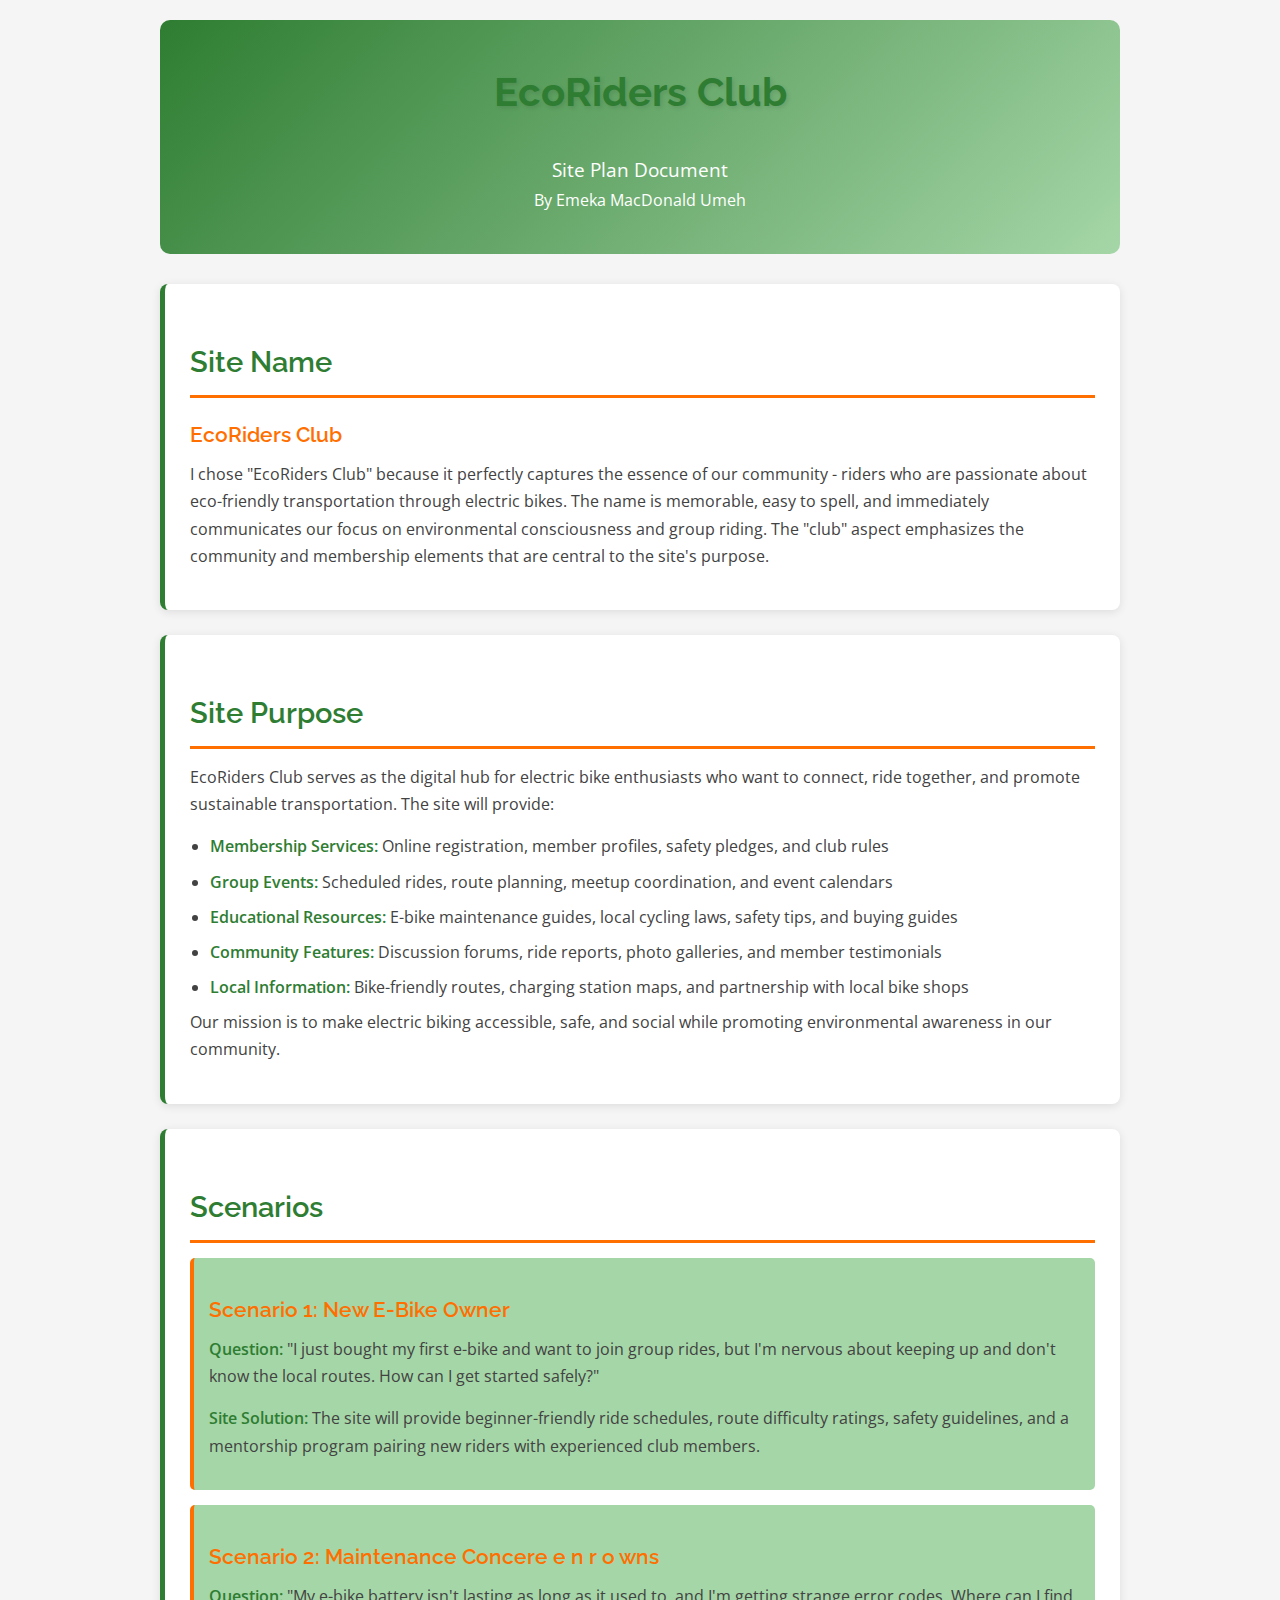
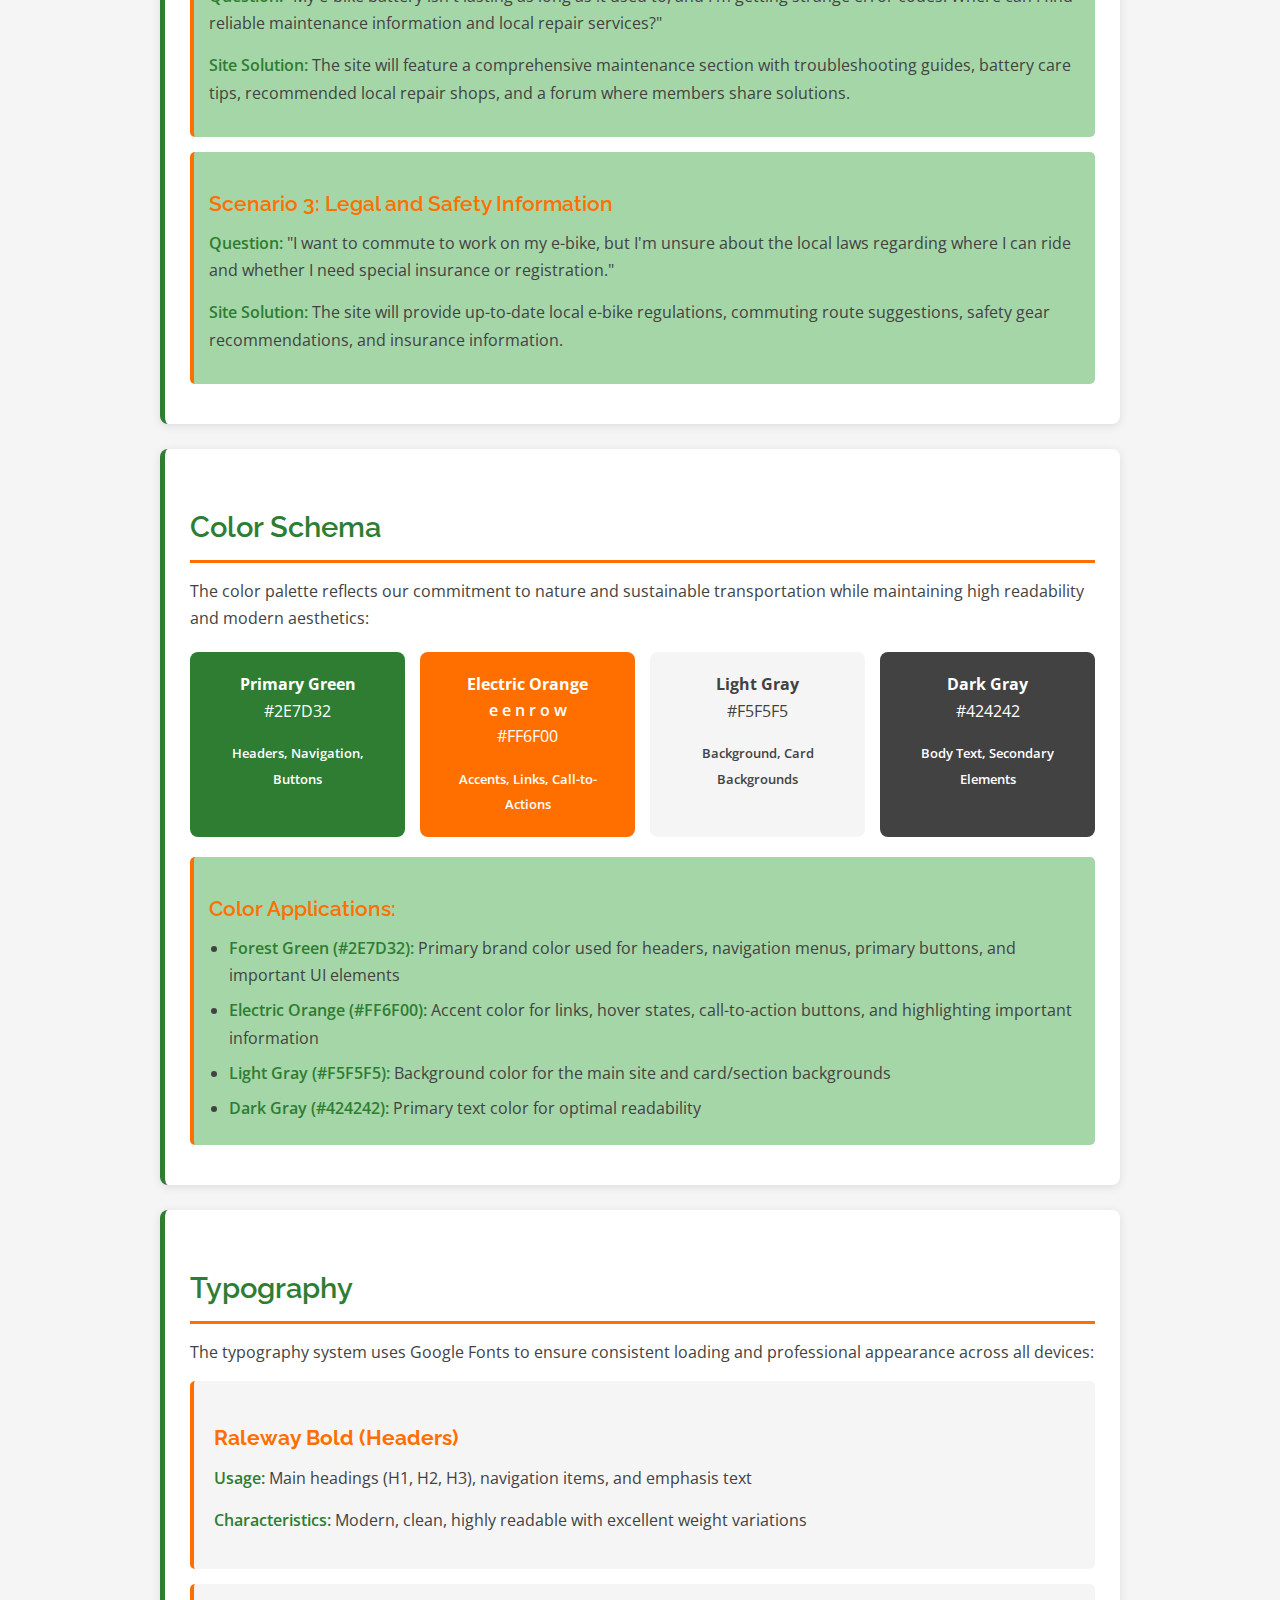
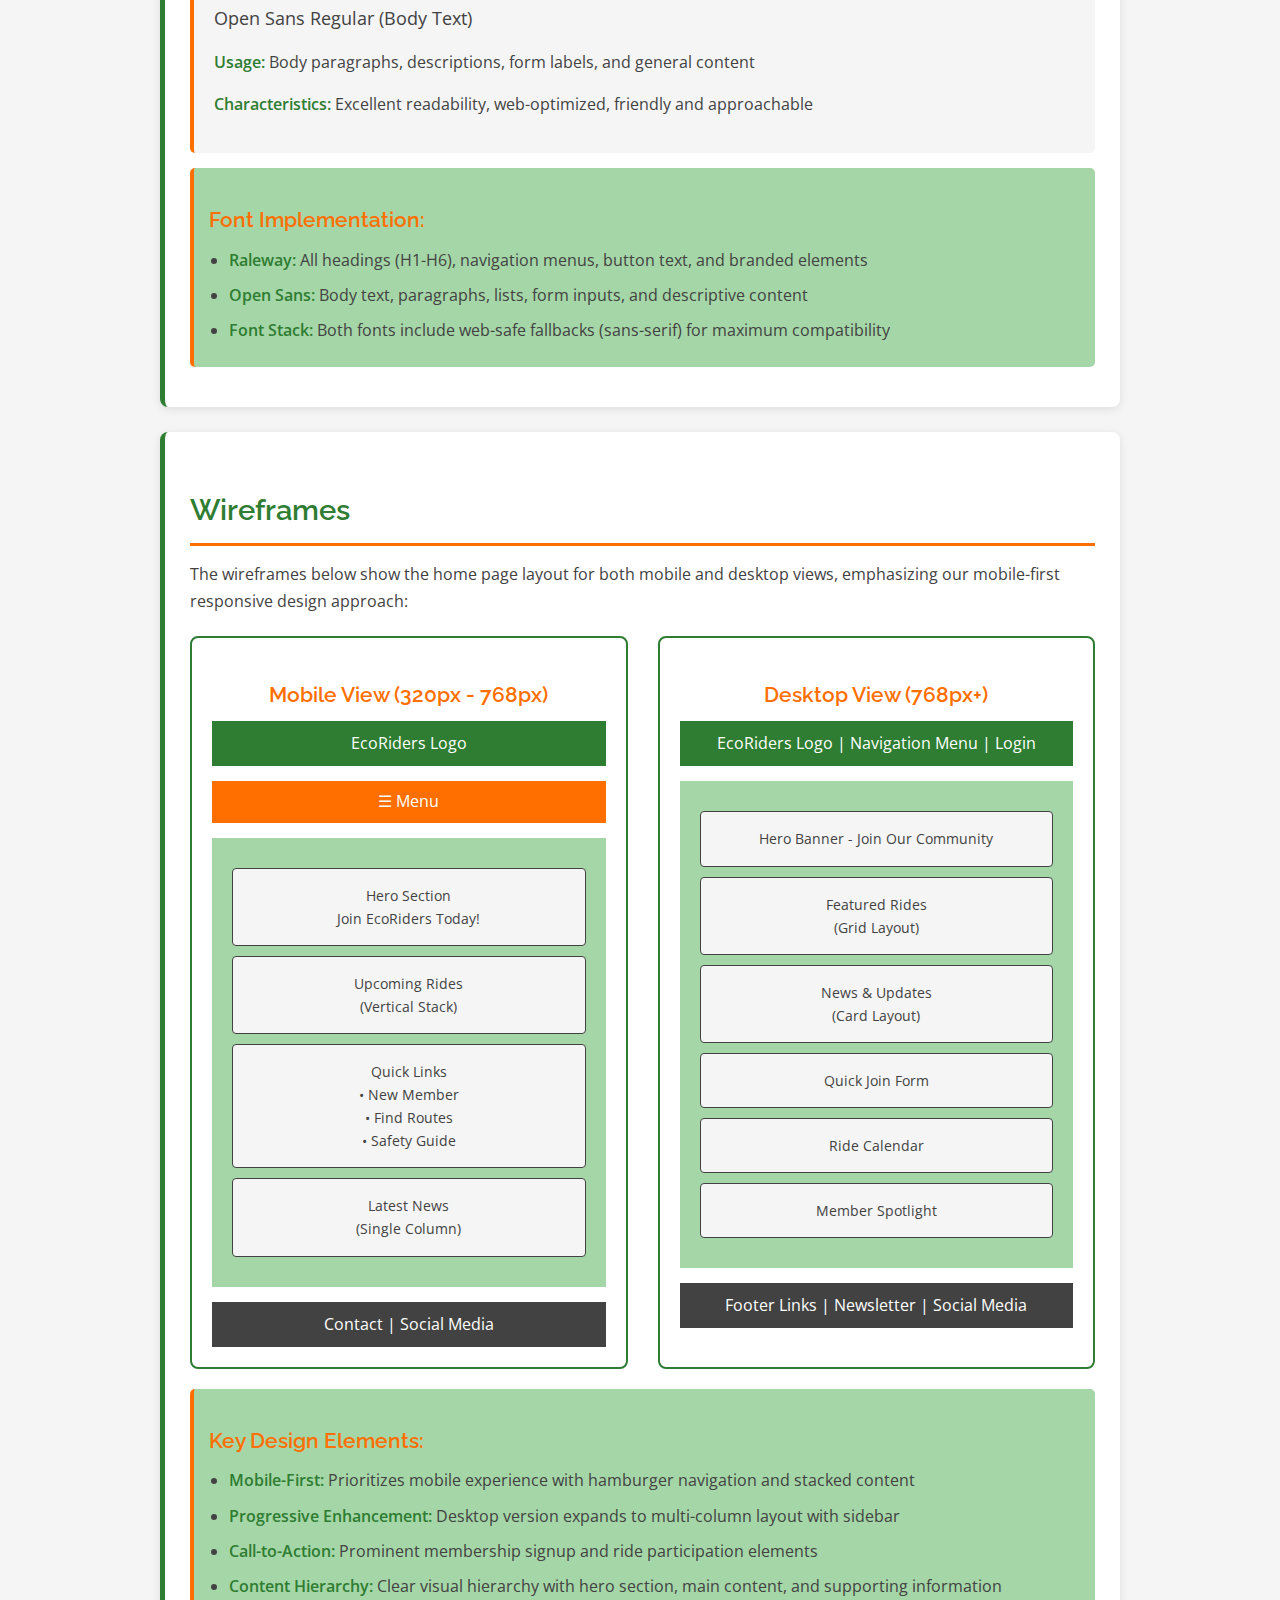
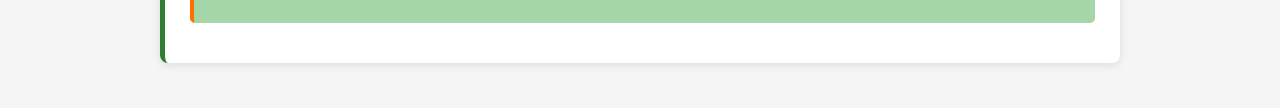
<file: site-plan/index.html>
<!doctype html>
<html lang="en">
    <head>
        <meta charset="UTF-8" />
        <meta name="viewport" content="width=device-width, initial-scale=1.0" />
        <title>EcoRiders Club - Site Plan</title>
        <meta
            name="description"
            content="Site plan document for EcoRiders Club, an electric bike riding community focused on sustainable transportation and group adventures."
        />
        <meta name="author" content="Emeka MacDonald Umeh" />
        <link rel="stylesheet" href="./styles/main.css" />
    </head>

    <body>
        <header class="header">
            <h1>EcoRiders Club</h1>
            <p style="font-size: 1.2em; margin-bottom: 0">Site Plan Document</p>
            <p style="font-size: 1em; margin-bottom: 0">
                By Emeka MacDonald Umeh
            </p>
        </header>

        <main>
            <section class="section">
                <h2>Site Name</h2>
                <h3>EcoRiders Club</h3>

                <p>
                    I chose "EcoRiders Club" because it perfectly captures the
                    essence of our community - riders who are passionate about
                    eco-friendly transportation through electric bikes. The name
                    is memorable, easy to spell, and immediately communicates
                    our focus on environmental consciousness and group riding.
                    The "club" aspect emphasizes the community and membership
                    elements that are central to the site's purpose.
                </p>
            </section>

            <section class="section">
                <h2>Site Purpose</h2>
                <p>
                    EcoRiders Club serves as the digital hub for electric bike
                    enthusiasts who want to connect, ride together, and promote
                    sustainable transportation. The site will provide:
                </p>
                <ul>
                    <li>
                        <strong>Membership Services:</strong> Online
                        registration, member profiles, safety pledges, and club
                        rules
                    </li>
                    <li>
                        <strong>Group Events:</strong> Scheduled rides, route
                        planning, meetup coordination, and event calendars
                    </li>
                    <li>
                        <strong>Educational Resources:</strong> E-bike
                        maintenance guides, local cycling laws, safety tips, and
                        buying guides
                    </li>
                    <li>
                        <strong>Community Features:</strong> Discussion forums,
                        ride reports, photo galleries, and member testimonials
                    </li>
                    <li>
                        <strong>Local Information:</strong> Bike-friendly
                        routes, charging station maps, and partnership with
                        local bike shops
                    </li>
                </ul>
                <p>
                    Our mission is to make electric biking accessible, safe, and
                    social while promoting environmental awareness in our
                    community.
                </p>
            </section>

            <section class="section">
                <h2>Scenarios</h2>

                <div class="highlight">
                    <h3>Scenario 1: New E-Bike Owner</h3>
                    <p>
                        <strong>Question:</strong> "I just bought my first
                        e-bike and want to join group rides, but I'm nervous
                        about keeping up and don't know the local routes. How
                        can I get started safely?"
                    </p>
                    <p>
                        <strong>Site Solution:</strong> The site will provide
                        beginner-friendly ride schedules, route difficulty
                        ratings, safety guidelines, and a mentorship program
                        pairing new riders with experienced club members.
                    </p>
                </div>

                <div class="highlight">
                    <h3>Scenario 2: Maintenance Concere e n r o wns</h3>
                    <p>
                        <strong>Question:</strong> "My e-bike battery isn't
                        lasting as long as it used to, and I'm getting strange
                        error codes. Where can I find reliable maintenance
                        information and local repair services?"
                    </p>
                    <p>
                        <strong>Site Solution:</strong> The site will feature a
                        comprehensive maintenance section with troubleshooting
                        guides, battery care tips, recommended local repair
                        shops, and a forum where members share solutions.
                    </p>
                </div>

                <div class="highlight">
                    <h3>Scenario 3: Legal and Safety Information</h3>
                    <p>
                        <strong>Question:</strong> "I want to commute to work on
                        my e-bike, but I'm unsure about the local laws regarding
                        where I can ride and whether I need special insurance or
                        registration."
                    </p>
                    <p>
                        <strong>Site Solution:</strong> The site will provide
                        up-to-date local e-bike regulations, commuting route
                        suggestions, safety gear recommendations, and insurance
                        information.
                    </p>
                </div>
            </section>

            <section class="section">
                <h2>Color Schema</h2>
                <p>
                    The color palette reflects our commitment to nature and
                    sustainable transportation while maintaining high
                    readability and modern aesthetics:
                </p>

                <div class="color-palette">
                    <div class="color-item color-primary">
                        <h4>Primary Green</h4>
                        <p>#2E7D32</p>
                        <small>Headers, Navigation, Buttons</small>
                    </div>
                    <div class="color-item color-accent">
                        <h4>Electric Orange</h4>
                        e e n r o w
                        <p>#FF6F00</p>
                        <small>Accents, Links, Call-to-Actions</small>
                    </div>
                    <div class="color-item color-light">
                        <h4>Light Gray</h4>
                        <p>#F5F5F5</p>
                        <small>Background, Card Backgrounds</small>
                    </div>
                    <div class="color-item color-dark" e e n r o w>
                        <h4>Dark Gray</h4>
                        <p>#424242</p>
                        <small>Body Text, Secondary Elements</small>
                    </div>
                </div>

                <div class="highlight">
                    <h3>Color Applications:</h3>
                    <ul>
                        <li>
                            <strong>Forest Green (#2E7D32):</strong> Primary
                            brand color used for headers, navigation menus,
                            primary buttons, and important UI elements
                        </li>
                        <li>
                            <strong>Electric Orange (#FF6F00):</strong> Accent
                            color for links, hover states, call-to-action
                            buttons, and highlighting important information
                        </li>
                        <li>
                            <strong>Light Gray (#F5F5F5):</strong> Background
                            color for the main site and card/section backgrounds
                        </li>
                        <li>
                            <strong>Dark Gray (#424242):</strong> Primary text
                            color for optimal readability
                        </li>
                    </ul>
                </div>
            </section>

            <section class="section">
                <h2>Typography</h2>
                <p>
                    The typography system uses Google Fonts to ensure consistent
                    loading and professional appearance across all devices:
                </p>

                <div class="typography-example">
                    <h3
                        style="
                            font-family: &quot;Raleway&quot;, sans-serif;
                            font-weight: 700;
                        "
                    >
                        Raleway Bold (Headers)
                    </h3>
                    <p>
                        <strong>Usage:</strong> Main headings (H1, H2, H3),
                        navigation items, and emphasis text
                    </p>
                    <p>
                        <strong>Characteristics:</strong> Modern, clean, highly
                        readable with excellent weight variations
                    </p>
                </div>

                <div class="typography-example">
                    <p
                        style="
                            font-family: &quot;Open Sans&quot;, sans-serif;
                            font-weight: 400;
                            font-size: 1.1em;
                        "
                    >
                        Open Sans Regular (Body Text)
                    </p>
                    <p>
                        <strong>Usage:</strong> Body paragraphs, descriptions,
                        form labels, and general content
                    </p>
                    <p>
                        <strong>Characteristics:</strong> Excellent readability,
                        web-optimized, friendly and approachable
                    </p>
                </div>

                <div class="highlight">
                    <h3>Font Implementation:</h3>
                    <ul>
                        <li>
                            <strong>Raleway:</strong> All headings (H1-H6),
                            navigation menus, button text, and branded elements
                        </li>
                        <li>
                            <strong>Open Sans:</strong> Body text, paragraphs,
                            lists, form inputs, and descriptive content
                        </li>
                        <li>
                            <strong>Font Stack:</strong> Both fonts include
                            web-safe fallbacks (sans-serif) for maximum
                            compatibility
                        </li>
                    </ul>
                </div>
            </section>

            <section class="section">
                <h2>Wireframes</h2>
                <p>
                    The wireframes below show the home page layout for both
                    mobile and desktop views, emphasizing our mobile-first
                    responsive design approach:
                </p>

                <div class="wireframe-container">
                    <div class="wireframe">
                        <h3>Mobile View (320px - 768px)</h3>
                        <div class="wireframe-header">EcoRiders Logo</div>
                        <div class="wireframe-nav">☰ Menu</div>
                        <div class="wireframe-content">
                            <div class="wireframe-box">
                                Hero Section<br />Join EcoRiders Today!
                            </div>
                            <div class="wireframe-box">
                                Upcoming Rides<br />(Vertical Stack)
                            </div>
                            <div class="wireframe-box">
                                Quick Links<br />• New Member<br />• Find
                                Routes<br />• Safety Guide
                            </div>
                            <div class="wireframe-box">
                                Latest News<br />(Single Column)
                            </div>
                        </div>
                        <div class="wireframe-footer">
                            Contact | Social Media
                        </div>
                    </div>

                    <div class="wireframe">
                        <h3>Desktop View (768px+)</h3>
                        <div class="wireframe-header">
                            EcoRiders Logo | Navigation Menu | Login
                        </div>
                        <div class="wireframe-content">
                            <div class="wireframe-box">
                                Hero Banner - Join Our Community
                            </div>
                            <div
                                style="e
                                e
                                n

                                r
                                o
                                w
                                    display: grid;
                                    grid-template-columns: 2fr 1fr;
                                    gap: 10px;
                                "
                            >
                                <div>
                                    <div class="wireframe-box">
                                        Featured Rides<br />(Grid Layout)
                                    </div>
                                    <div class="wireframe-box">
                                        News & Updates<br />(Card Layout)
                                    </div>
                                </div>
                                <div>
                                    <div class="wireframe-box">
                                        Quick Join Form
                                    </div>
                                    <div class="wireframe-box">
                                        Ride Calendar
                                    </div>
                                    <div class="wireframe-box">
                                        Member Spotlight
                                    </div>
                                </div>
                            </div>
                        </div>
                        <div class="wireframe-footer">
                            Footer Links | Newsletter | Social Media
                        </div>
                    </div>
                </div>

                <div class="highlight">
                    <h3>Key Design Elements:</h3>
                    <ul>
                        <li>
                            <strong>Mobile-First:</strong> Prioritizes mobile
                            experience with hamburger navigation and stacked
                            content
                        </li>
                        <li>
                            <strong>Progressive Enhancement:</strong> Desktop
                            version expands to multi-column layout with sidebar
                        </li>
                        <li>
                            <strong>Call-to-Action:</strong> Prominent
                            membership signup and ride participation elements
                        </li>
                        <li>
                            <strong>Content Hierarchy:</strong> Clear visual
                            hierarchy with hero section, main content, and
                            supporting information
                        </li>
                    </ul>
                </div>
            </section>
        </main>
    </body>
</html>
</file>
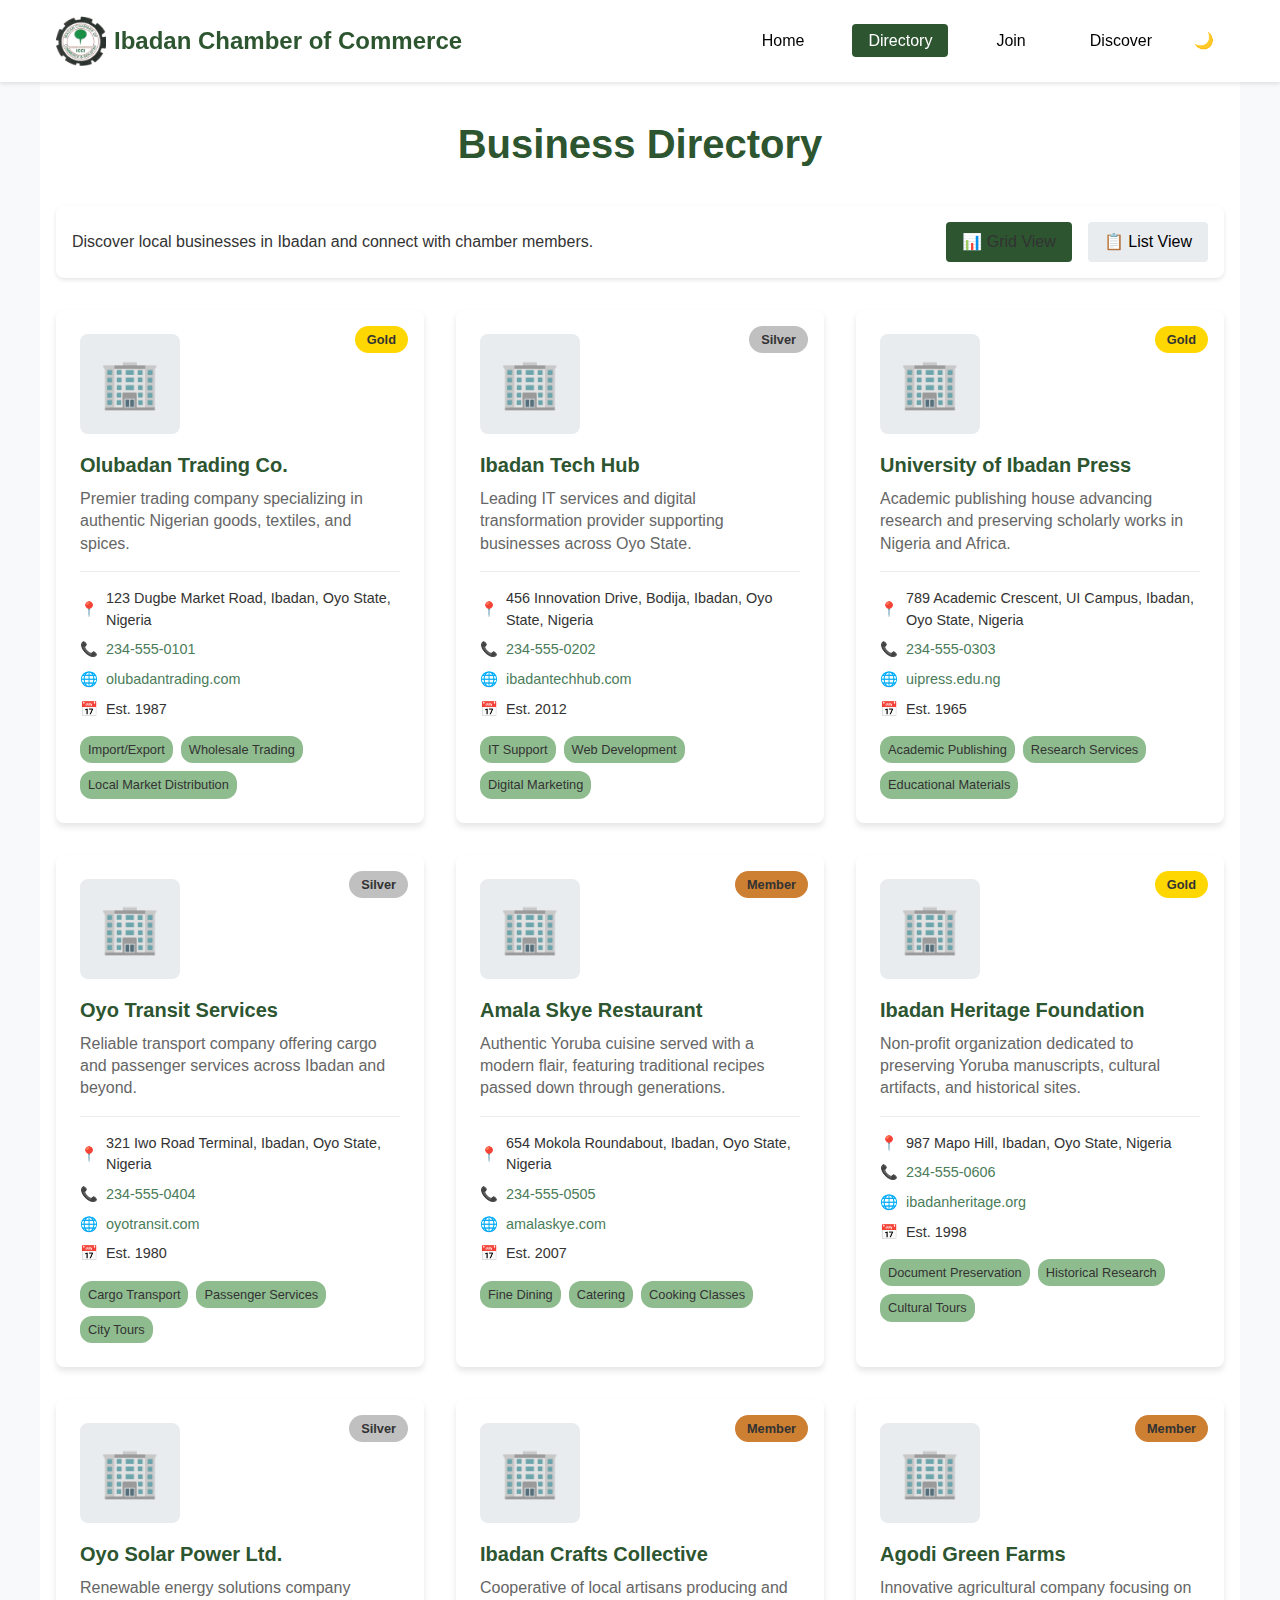
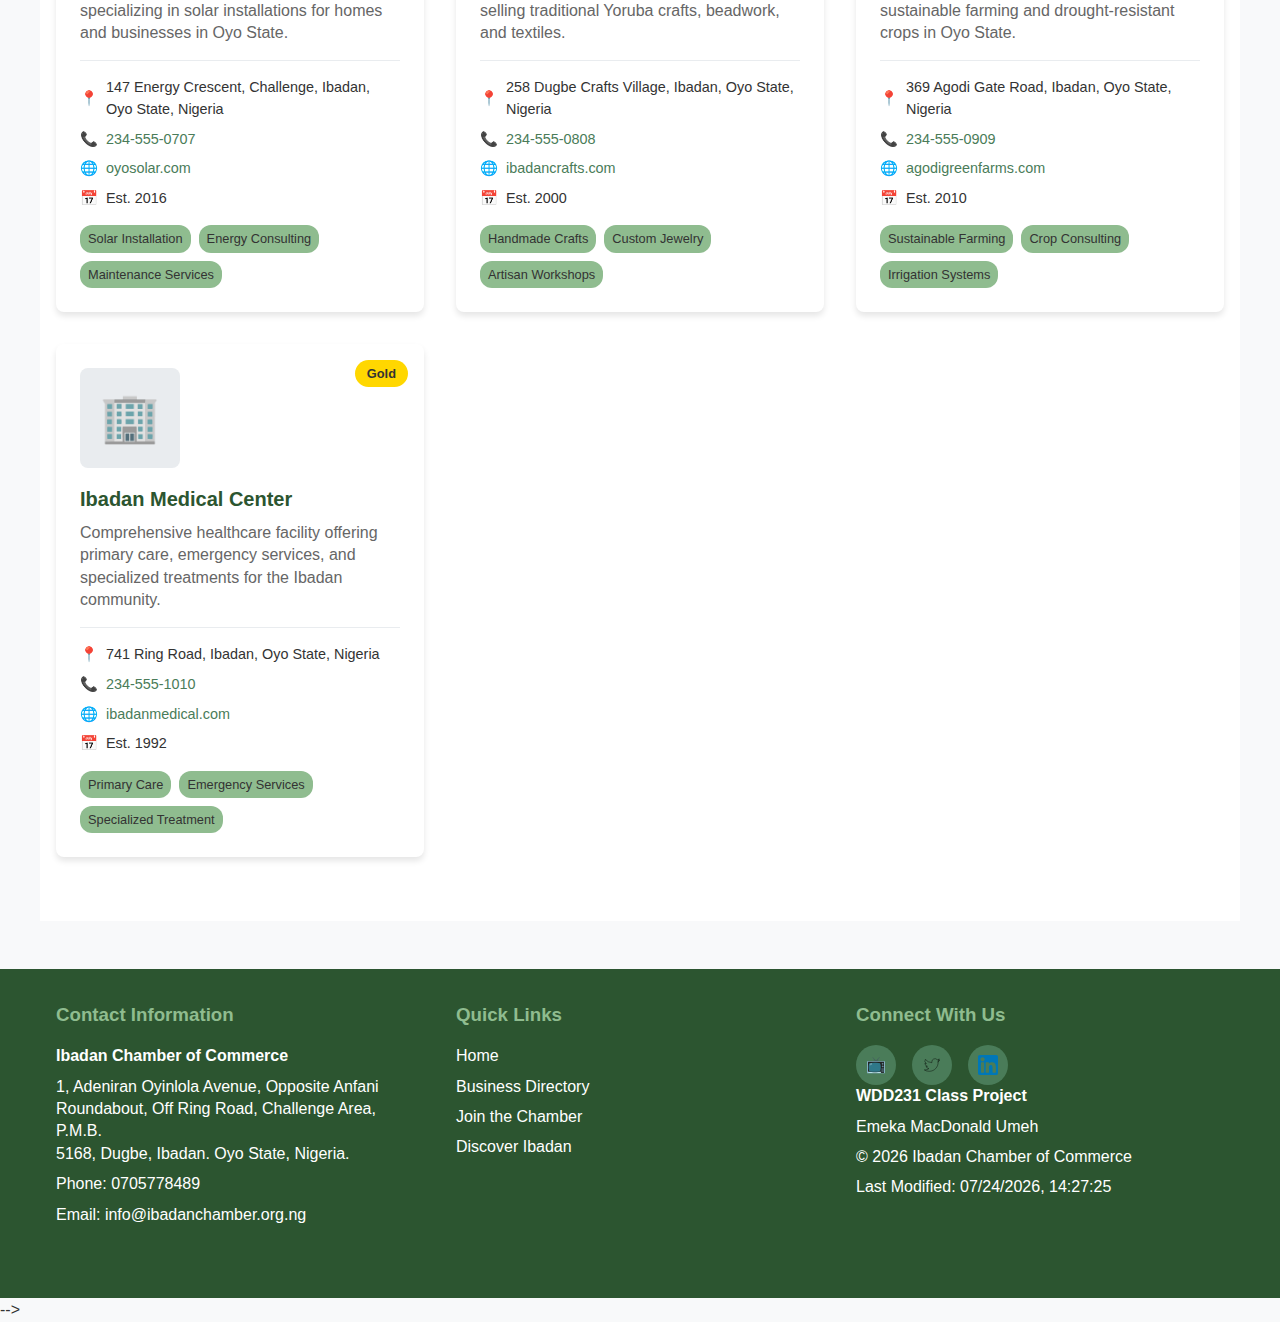
<file: chamber/directory.html>
<!doctype html>
<html lang="en">
    <head>
        <meta charset="UTF-8" />
        <meta name="viewport" content="width=device-width, initial-scale=1.0" />
        <title>Business Directory - Ibadan Chamber of Commerce</title>
        <meta
            name="description"
            content="Discover local businesses in Ibadan Nigeria. Browse our comprehensive directory of chamber members including contact information, services, and membership levels."
        />
        <meta name="author" content="Emeka MacDonald Umeh" />

        <!-- Favicon -->
        <link rel="icon" type="image/x-icon" href="./images/favicon.ico" />

        <!-- Facebook Open Graph Meta Tags -->
        <meta
            property="og:title"
            content="Business Directory - Ibadan Chamber of Commerce"
        />
        <meta
            property="og:description"
            content="Discover local businesses in Ibadan Nigeria. Browse our comprehensive directory of chamber members including contact information, services, and membership levels."
        />
        <meta
            property="og:image"
            content="https://donumeh.github.io/wdd231/chamber/images/logo.png"
        />
        <meta
            property="og:url"
            content="https://donumeh.github.io/wdd231/chamber/directory.html"
        />
        <meta property="og:type" content="website" />
        <meta property="og:site_name" content="Ibadan Chamber of Commerce" />

        <!-- Twitter Card Meta Tags -->
        <meta name="twitter:card" content="summary_large_image" />
        <meta
            name="twitter:title"
            content="Business Directory - Ibadan Chamber of Commerce"
        />
        <meta
            name="twitter:description"
            content="Discover local businesses in Ibadan, Nigeria. Browse our comprehensive directory of chamber members."
        />
        <meta
            name="twitter:image"
            content="https://donumeh.github.io/wdd231/chamber/images/logo.png"
        />

        <!-- CSS Links -->
        <link rel="stylesheet" href="./styles/chamber.css" />

        <!-- Preconnect for performance -->
        <link rel="preconnect" href="https://fonts.googleapis.com" />
        <link rel="preconnect" href="https://fonts.gstatic.com" crossorigin />

        <!-- Schema.org JSON-LD -->
        <script type="application/ld+json">
            {
                "@context": "https://schema.org",
                "@type": "Organization",
                "name": "Ibadan Chamber of Commerce",
                "description": "The Ibadan Chamber of Commerce serves as a resource hub for businesses in the city of Ibadan, promoting local economic growth and fostering community connections.",
                "url": "https://donumeh.github.io/wdd231/chamber/",
                "logo": "https://donumeh.github.io/wdd231/chamber/images/logo.png",
                "address": {
                    "@type": "PostalAddress",
                    "streetAddress": "1, Adeniran Oyinlola Avenue, Opposite Anfani Roundabout",
                    "addressLocality": "Off Ring Road, Challenge Area, P.M.B. 5168, Dugbe, Ibadan",
                    "addressCountry": "Nigeria",
                    "postalCode": "2000253"
                },
                "telephone": "+243705778489, +2348143908143, +2348137303095 ",
                "email": "info@ibadanchamber.org.ng"
            }
        </script>
    </head>
    <body>
        <!-- Header -->
        <header>
            <div class="header-container">
                <a href="index.html" class="logo">
                    <img
                        src="./images/logo.png"
                        alt="Ibadan Chamber of Commerce Logo"
                        width="50"
                        height="50"
                    />
                    <h1>Ibadan Chamber of Commerce</h1>
                </a>

                <nav>
                    <ul class="nav-menu">
                        <li><a href="index.html">Home</a></li>
                        <li>
                            <a href="directory.html" class="active"
                                >Directory</a
                            >
                        </li>
                        <li><a href="join.html">Join</a></li>
                        <li><a href="discover.html">Discover</a></li>
                    </ul>

                    <button
                        class="hamburger"
                        aria-label="Toggle navigation menu"
                    >
                        <span></span>
                        <span></span>
                        <span></span>
                    </button>

                    <button class="theme-toggle" aria-label="Toggle dark mode">
                        🌙
                    </button>
                </nav>
            </div>
        </header>

        <!-- Main Content -->
        <main>
            <h1 class="page-title">Business Directory</h1>

            <!-- Directory Controls -->
            <div class="directory-controls">
                <div class="directory-info">
                    <p>
                        Discover local businesses in Ibadan and connect with
                        chamber members.
                    </p>
                </div>

                <div class="view-toggle">
                    <button
                        id="grid-view"
                        class="toggle-btn active"
                        aria-label="Grid view"
                    >
                        📊 Grid View
                    </button>
                    <button
                        id="list-view"
                        class="toggle-btn"
                        aria-label="List view"
                    >
                        📋 List View
                    </button>
                </div>
            </div>

            <!-- Optional Search and Filter-->
            <div class="directory-filters" style="display: none">
                <div class="search-container">
                    <input
                        type="text"
                        id="member-search"
                        placeholder="Search businesses..."
                        aria-label="Search businesses"
                    />
                    <button id="search-btn" aria-label="Search">🔍</button>
                </div>

                <div class="filter-container">
                    <label for="membership-filter">Filter by membership:</label>
                    <select
                        id="membership-filter"
                        aria-label="Filter by membership level"
                    >
                        <option value="all">All Members</option>
                        <option value="3">Gold Members</option>
                        <option value="2">Silver Members</option>
                        <option value="1">Regular Members</option>
                    </select>
                </div>
            </div>

            <!-- Directory Container -->
            <div id="directory-container" class="directory-container">
                <!-- Member cards/list items will be dynamically inserted here -->
            </div>
        </main>

        <!-- Footer -->
        <footer>
            <div class="footer-container">
                <div class="footer-content">
                    <div class="footer-section">
                        <h3>Contact Information</h3>
                        <p><strong>Ibadan Chamber of Commerce</strong></p>
                        <p>
                            1, Adeniran Oyinlola Avenue, Opposite Anfani
                            <br />
                            Roundabout, Off Ring Road, Challenge Area, P.M.B.
                            <br />
                            5168, Dugbe, Ibadan. Oyo State, Nigeria.
                        </p>
                        <p>
                            Phone:
                            <a href="tel:+234705778489">0705778489</a>
                        </p>
                        <p>
                            Email:
                            <a href="mailto:info@ibadanchamber.org.ng"
                                >info@ibadanchamber.org.ng</a
                            >
                        </p>
                    </div>

                    <div class="footer-section">
                        <h3>Quick Links</h3>
                        <p><a href="index.html">Home</a></p>
                        <p><a href="directory.html">Business Directory</a></p>
                        <p><a href="#">Join the Chamber</a></p>
                        <!--join.html: To be done later-->
                        <p><a href="discover.html">Discover Ibadan</a></p>
                    </div>

                    <div class="footer-section">
                        <h3>Connect With Us</h3>
                        <div class="social-links">
                            <a
                                href="#"
                                target="_blank"
                                rel="noopener"
                                aria-label="YouTube"
                            >
                                📺
                            </a>
                            <a
                                href="#"
                                target="_blank"
                                rel="noopener"
                                aria-label="Twitter"
                            >
                                <img
                                    src="images/twitter_svgrepo_com.svg"
                                    width="20"
                                    height="20"
                                    alt="twitter logo"
                                />
                            </a>
                            <a
                                href="#"
                                target="_blank"
                                rel="noopener"
                                aria-label="LinkedIn"
                            >
                                <img
                                    src="./images/linkedin_svgrepo_com.svg"
                                    width="20"
                                    height="20"
                                    alt="linkedin logo"
                                />
                            </a>
                        </div>

                        <div class="development-info">
                            <p><strong>WDD231 Class Project</strong></p>
                            <p>Emeka MacDonald Umeh</p>
                            <p>
                                &copy;
                                <span id="copyright-year">2025</span> Ibadan
                                Chamber of Commerce
                            </p>
                            <p>
                                Last Modified: <span id="last-modified"></span>
                            </p>
                        </div>
                    </div>
                </div>
            </div>
        </footer>

        <!-- JavaScript -->
        <script src="./scripts/directory.js"></script>
        <script src="./scripts/weather.js"></script>
        -->
    </body>
</html>
</file>
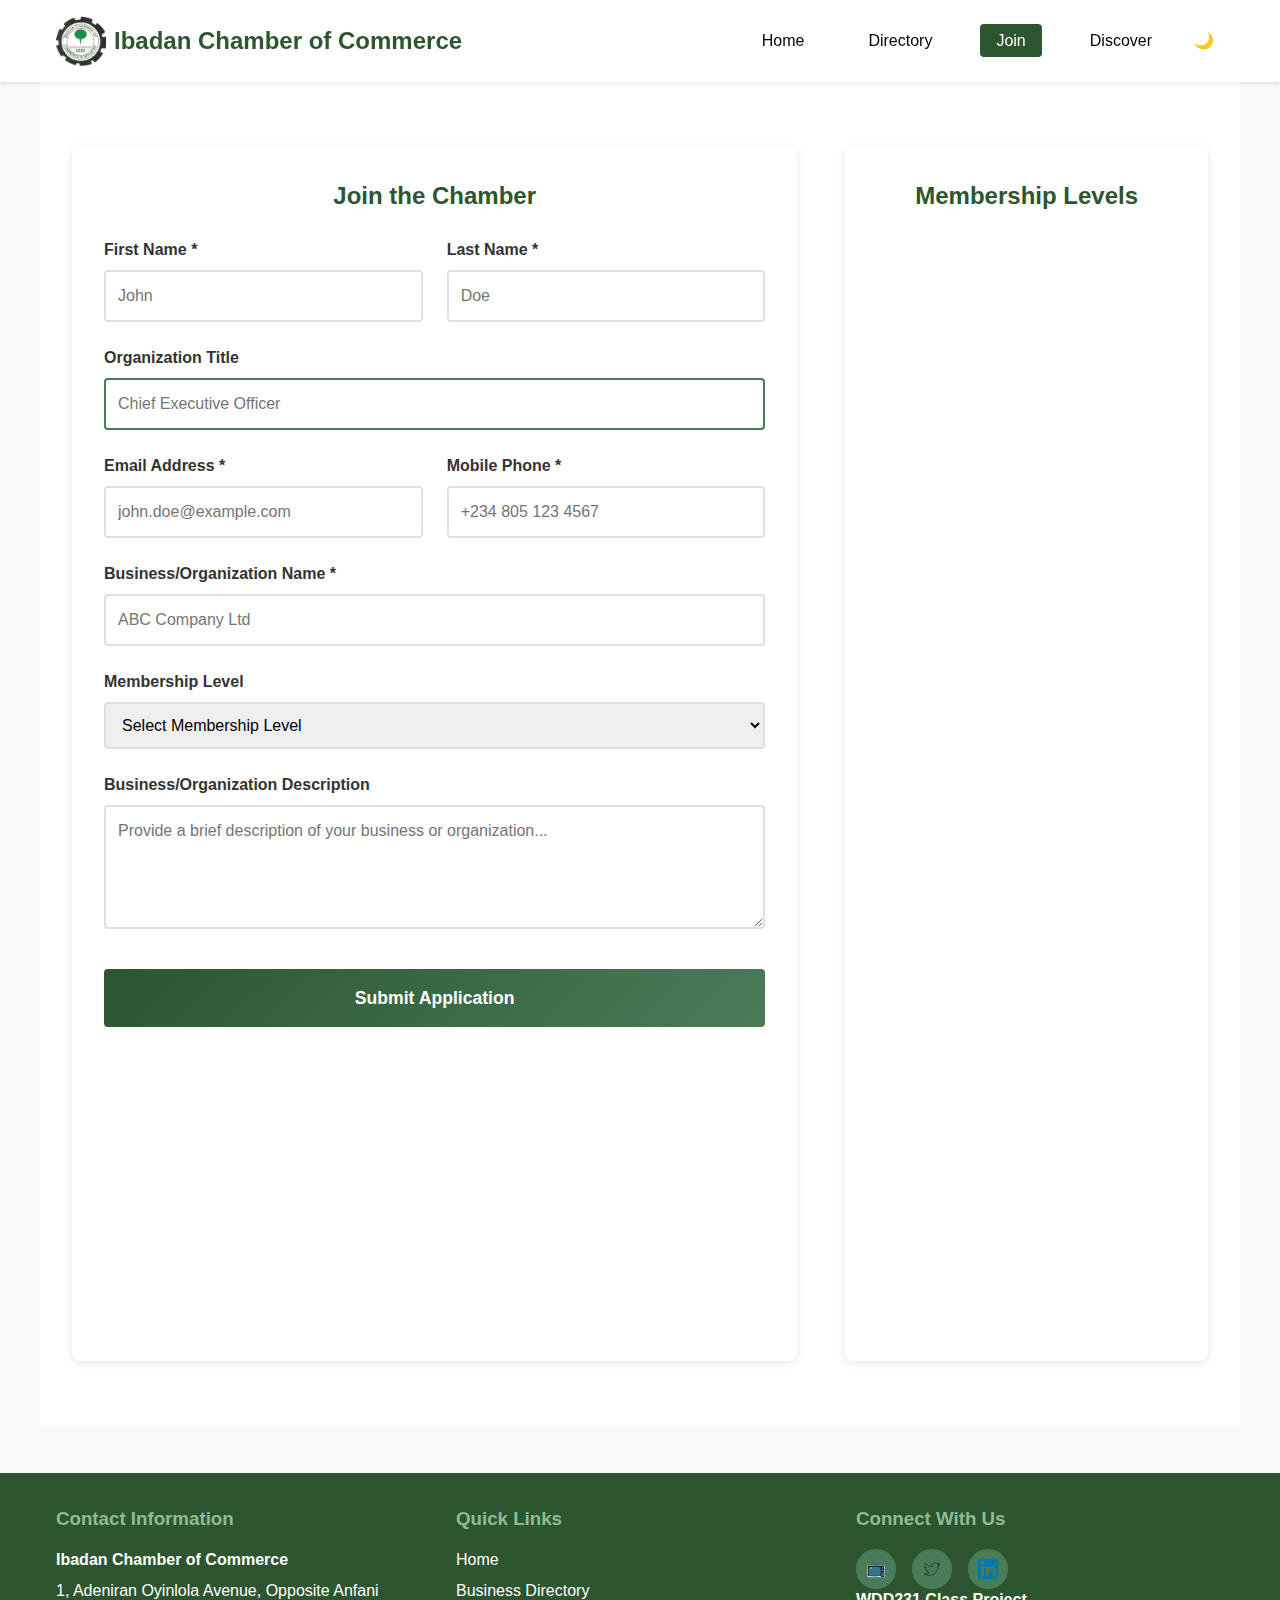
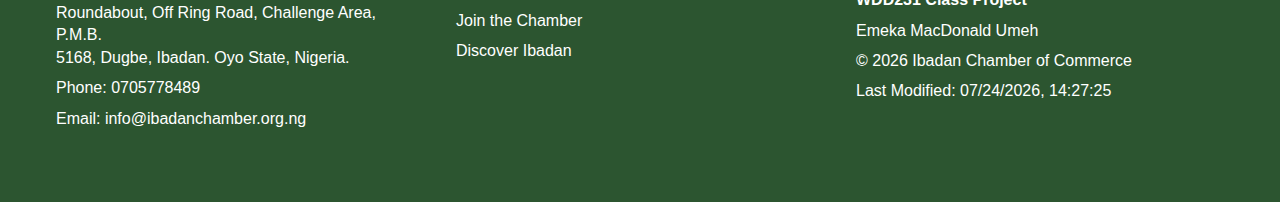
<file: chamber/join.html>
<!doctype html>
<html lang="en">
    <head>
        <meta charset="UTF-8" />
        <meta name="viewport" content="width=device-width, initial-scale=1.0" />
        <title>Join the Chamber - Ibadan Chamber of Commerce</title>
        <meta
            name="description"
            content="Join the Ibadan Chamber of Commerce and become part of our thriving business community. Choose from our membership levels and grow your business."
        />
        <meta name="author" content="Emeka MacDonald Umeh" />

        <!-- Favicon -->
        <link rel="icon" type="image/x-icon" href="./images/favicon.ico" />

        <!-- Facebook Open Graph Meta Tags -->
        <meta
            property="og:title"
            content="Join the Chamber - Ibadan Chamber of Commerce"
        />
        <meta
            property="og:description"
            content="Join the Ibadan Chamber of Commerce and become part of our thriving business community. Choose from our membership levels and grow your business."
        />
        <meta
            property="og:image"
            content="https://donumeh.github.io/wdd231/chamber/images/logo.png"
        />
        <meta
            property="og:url"
            content="https://donumeh.github.io/wdd231/chamber/join.html"
        />
        <meta property="og:type" content="website" />
        <meta property="og:site_name" content="Ibadan Chamber of Commerce" />

        <!-- CSS Links -->
        <link rel="stylesheet" href="./styles/chamber.css" />
        <link rel="stylesheet" href="./styles/join.css" />

        <!-- Schema.org JSON-LD -->
        <script type="application/ld+json">
            {
                "@context": "https://schema.org",
                "@type": "Organization",
                "name": "Ibadan Chamber of Commerce",
                "description": "The Ibadan Chamber of Commerce serves as a resource hub for businesses in the city of Ibadan, promoting local economic growth and fostering community connections.",
                "url": "https://donumeh.github.io/wdd231/chamber/",
                "logo": "https://donumeh.github.io/wdd231/chamber/images/logo.png",
                "address": {
                    "@type": "PostalAddress",
                    "streetAddress": "1, Adeniran Oyinlola Avenue, Opposite Anfani Roundabout",
                    "addressLocality": "Off Ring Road, Challenge Area, P.M.B. 5168, Dugbe, Ibadan",
                    "addressCountry": "Nigeria",
                    "postalCode": "2000253"
                },
                "telephone": "+243705778489, +2348143908143, +2348137303095",
                "email": "info@ibadanchamber.org.ng"
            }
        </script>
    </head>
    <body>
        <!-- Header -->
        <header>
            <div class="header-container">
                <a href="index.html" class="logo">
                    <img
                        src="./images/logo.png"
                        alt="Ibadan Chamber of Commerce Logo"
                        width="50"
                        height="50"
                    />
                    <h1>Ibadan Chamber of Commerce</h1>
                </a>

                <nav>
                    <ul class="nav-menu">
                        <li><a href="index.html">Home</a></li>
                        <li><a href="directory.html">Directory</a></li>
                        <li><a href="join.html" class="active">Join</a></li>
                        <li><a href="discover.html">Discover</a></li>
                    </ul>

                    <button
                        class="hamburger"
                        aria-label="Toggle navigation menu"
                    >
                        <span></span>
                        <span></span>
                        <span></span>
                    </button>

                    <button class="theme-toggle" aria-label="Toggle dark mode">
                        🌙
                    </button>
                </nav>
            </div>
        </header>

        <!-- Main Content -->
        <main>
            <div class="join-container">
                <!-- Application Form Section -->
                <section class="form-section">
                    <h2>Join the Chamber</h2>
                    <form
                        method="get"
                        action="thankyou.html"
                        id="membershipForm"
                    >
                        <div class="form-grid">
                            <div class="form-group">
                                <label
                                    for="first_name"
                                    title="Enter your first name"
                                    >First Name *</label
                                >
                                <input
                                    type="text"
                                    id="first_name"
                                    name="first_name"
                                    title="Enter your first name"
                                    autocomplete="given-name"
                                    required
                                    placeholder="John"
                                />
                            </div>

                            <div class="form-group">
                                <label
                                    for="last_name"
                                    title="Enter your last name"
                                    >Last Name *</label
                                >
                                <input
                                    type="text"
                                    id="last_name"
                                    name="last_name"
                                    title="Enter your last name"
                                    autocomplete="family-name"
                                    required
                                    placeholder="Doe"
                                />
                            </div>

                            <div class="form-group full-width">
                                <label
                                    for="org_title"
                                    title="Enter your title within your organization"
                                    >Organization Title</label
                                >
                                <input
                                    type="text"
                                    id="org_title"
                                    name="org_title"
                                    title="Enter your title within your organization (minimum 7 characters)"
                                    autocomplete="organization-title"
                                    pattern="[A-Za-z\s\-]{7,}"
                                    placeholder="Chief Executive Officer"
                                />
                            </div>

                            <div class="form-group">
                                <label
                                    for="email"
                                    title="Enter your email address"
                                    >Email Address *</label
                                >
                                <input
                                    type="email"
                                    id="email"
                                    name="email"
                                    title="Enter your email address"
                                    autocomplete="email"
                                    required
                                    placeholder="john.doe@example.com"
                                />
                            </div>

                            <div class="form-group">
                                <label
                                    for="mobile"
                                    title="Enter your mobile phone number"
                                    >Mobile Phone *</label
                                >
                                <input
                                    type="tel"
                                    id="mobile"
                                    name="mobile"
                                    title="Enter your mobile phone number"
                                    autocomplete="tel"
                                    required
                                    placeholder="+234 805 123 4567"
                                />
                            </div>

                            <div class="form-group full-width">
                                <label
                                    for="business_name"
                                    title="Enter your business or organization name"
                                    >Business/Organization Name *</label
                                >
                                <input
                                    type="text"
                                    id="business_name"
                                    name="business_name"
                                    title="Enter your business or organization name"
                                    autocomplete="organization"
                                    required
                                    placeholder="ABC Company Ltd"
                                />
                            </div>

                            <div class="form-group full-width">
                                <label
                                    for="membership_level"
                                    title="Select your membership level"
                                    >Membership Level</label
                                >
                                <select
                                    id="membership_level"
                                    name="membership_level"
                                    title="Select your preferred membership level"
                                >
                                    <option value="">
                                        Select Membership Level
                                    </option>
                                    <option value="np">
                                        NP Membership (Non-Profit - Free)
                                    </option>
                                    <option value="bronze">
                                        Bronze Membership
                                    </option>
                                    <option value="silver">
                                        Silver Membership
                                    </option>
                                    <option value="gold">
                                        Gold Membership
                                    </option>
                                </select>
                            </div>

                            <div class="form-group full-width">
                                <label
                                    for="business_description"
                                    title="Describe your business or organization"
                                    >Business/Organization Description</label
                                >
                                <textarea
                                    id="business_description"
                                    name="business_description"
                                    title="Describe your business or organization"
                                    rows="4"
                                    placeholder="Provide a brief description of your business or organization..."
                                ></textarea>
                            </div>

                            <input
                                type="hidden"
                                id="timestamp"
                                name="timestamp"
                            />

                            <div class="form-group full-width">
                                <button type="submit" class="submit-btn">
                                    Submit Application
                                </button>
                            </div>
                        </div>
                    </form>
                </section>

                <!-- Membership Information Section -->
                <section class="membership-section">
                    <h2>Membership Levels</h2>
                    <div class="membership-cards">
                        <div class="membership-card np">
                            <h3>NP Membership</h3>
                            <p>
                                Perfect for non-profit organizations looking to
                                connect with the business community.
                            </p>
                            <a
                                href="#"
                                class="learn-more-btn"
                                data-modal="npModal"
                                >Learn More</a
                            >
                        </div>

                        <div class="membership-card bronze">
                            <h3>Bronze Membership</h3>
                            <p>
                                Great starting point for small businesses and
                                entrepreneurs entering the chamber.
                            </p>
                            <a
                                href="#"
                                class="learn-more-btn"
                                data-modal="bronzeModal"
                                >Learn More</a
                            >
                        </div>

                        <div class="membership-card silver">
                            <h3>Silver Membership</h3>
                            <p>
                                Enhanced benefits for growing businesses ready
                                to expand their network.
                            </p>
                            <a
                                href="#"
                                class="learn-more-btn"
                                data-modal="silverModal"
                                >Learn More</a
                            >
                        </div>

                        <div class="membership-card gold">
                            <h3>Gold Membership</h3>
                            <p>
                                Premium membership with maximum benefits for
                                established businesses.
                            </p>
                            <a
                                href="#"
                                class="learn-more-btn"
                                data-modal="goldModal"
                                >Learn More</a
                            >
                        </div>
                    </div>
                </section>
            </div>
        </main>

        <!-- Modals -->
        <!-- NP Membership Modal -->
        <div id="npModal" class="modal">
            <div class="modal-content">
                <div class="modal-header">
                    <h3>NP Membership</h3>
                    <span class="close" data-modal="npModal">&times;</span>
                </div>
                <div class="price-tag">FREE for Non-Profit Organizations</div>
                <h4>Benefits Include:</h4>
                <ul class="benefits-list">
                    <li>Access to networking events</li>
                    <li>Chamber directory listing</li>
                    <li>Monthly newsletter subscription</li>
                    <li>Community event announcements</li>
                    <li>Resource sharing opportunities</li>
                    <li>Volunteer coordination support</li>
                    <li>Non-profit collaboration forums</li>
                </ul>
                <p>
                    <strong>Perfect for:</strong> Non-profit organizations,
                    NGOs, community groups, and charitable organizations.
                </p>
            </div>
        </div>

        <!-- Bronze Membership Modal -->
        <div id="bronzeModal" class="modal">
            <div class="modal-content">
                <div class="modal-header">
                    <h3>Bronze Membership</h3>
                    <span class="close" data-modal="bronzeModal">&times;</span>
                </div>
                <div class="price-tag">₦50,000 Annual Fee</div>
                <h4>Benefits Include:</h4>
                <ul class="benefits-list">
                    <li>All NP Membership benefits</li>
                    <li>Business training workshops</li>
                    <li>Quarterly business socials</li>
                    <li>Basic business counseling</li>
                    <li>Member-to-member discounts</li>
                    <li>Marketing opportunities</li>
                    <li>Business referral network</li>
                    <li>Economic development updates</li>
                </ul>
                <p>
                    <strong>Perfect for:</strong> Small businesses, startups,
                    and entrepreneurs looking to establish their presence.
                </p>
            </div>
        </div>

        <!-- Silver Membership Modal -->
        <div id="silverModal" class="modal">
            <div class="modal-content">
                <div class="modal-header">
                    <h3>Silver Membership</h3>
                    <span class="close" data-modal="silverModal">&times;</span>
                </div>
                <div class="price-tag">₦100,000 Annual Fee</div>
                <h4>Benefits Include:</h4>
                <ul class="benefits-list">
                    <li>All Bronze Membership benefits</li>
                    <li>Priority event registration</li>
                    <li>Advanced business seminars</li>
                    <li>Spotlight advertising (2 per year)</li>
                    <li>Chamber advocacy representation</li>
                    <li>Leadership development programs</li>
                    <li>Government relations briefings</li>
                    <li>Trade mission opportunities</li>
                    <li>Enhanced online directory listing</li>
                </ul>
                <p>
                    <strong>Perfect for:</strong> Growing businesses ready to
                    expand their market reach and influence.
                </p>
            </div>
        </div>

        <!-- Gold Membership Modal -->
        <div id="goldModal" class="modal">
            <div class="modal-content">
                <div class="modal-header">
                    <h3>Gold Membership</h3>
                    <span class="close" data-modal="goldModal">&times;</span>
                </div>
                <div class="price-tag">₦200,000 Annual Fee</div>
                <h4>Benefits Include:</h4>
                <ul class="benefits-list">
                    <li>All Silver Membership benefits</li>
                    <li>Executive networking events</li>
                    <li>Premium spotlight advertising (4 per year)</li>
                    <li>Board meeting participation opportunities</li>
                    <li>Exclusive business development seminars</li>
                    <li>International trade connections</li>
                    <li>Chamber leadership positions eligibility</li>
                    <li>Priority media opportunities</li>
                    <li>Custom business consulting sessions</li>
                    <li>VIP event access and hosting privileges</li>
                </ul>
                <p>
                    <strong>Perfect for:</strong> Established businesses and
                    corporations seeking maximum visibility and influence.
                </p>
            </div>
        </div>

        <!-- Footer -->
        <footer>
            <div class="footer-container">
                <div class="footer-content">
                    <div class="footer-section">
                        <h3>Contact Information</h3>
                        <p><strong>Ibadan Chamber of Commerce</strong></p>
                        <p>
                            1, Adeniran Oyinlola Avenue, Opposite Anfani
                            <br />
                            Roundabout, Off Ring Road, Challenge Area, P.M.B.
                            <br />
                            5168, Dugbe, Ibadan. Oyo State, Nigeria.
                        </p>
                        <p>
                            Phone:
                            <a href="tel:+234705778489">0705778489</a>
                        </p>
                        <p>
                            Email:
                            <a href="mailto:info@ibadanchamber.org.ng"
                                >info@ibadanchamber.org.ng</a
                            >
                        </p>
                    </div>

                    <div class="footer-section">
                        <h3>Quick Links</h3>
                        <p><a href="index.html">Home</a></p>
                        <p><a href="directory.html">Business Directory</a></p>
                        <p><a href="join.html">Join the Chamber</a></p>
                        <p><a href="discover.html">Discover Ibadan</a></p>
                    </div>

                    <div class="footer-section">
                        <h3>Connect With Us</h3>
                        <div class="social-links">
                            <a
                                href="#"
                                target="_blank"
                                rel="noopener"
                                aria-label="YouTube"
                            >
                                📺
                            </a>
                            <a
                                href="#"
                                target="_blank"
                                rel="noopener"
                                aria-label="Twitter"
                            >
                                <img
                                    src="images/twitter_svgrepo_com.svg"
                                    width="20"
                                    height="20"
                                    alt="twitter logo"
                                />
                            </a>
                            <a
                                href="#"
                                target="_blank"
                                rel="noopener"
                                aria-label="LinkedIn"
                            >
                                <img
                                    src="./images/linkedin_svgrepo_com.svg"
                                    width="20"
                                    height="20"
                                    alt="linkedin logo"
                                />
                            </a>
                        </div>

                        <div class="development-info">
                            <p><strong>WDD231 Class Project</strong></p>
                            <p>Emeka MacDonald Umeh</p>
                            <p>
                                &copy;
                                <span id="copyright-year">2025</span> Ibadan
                                Chamber of Commerce
                            </p>
                            <p>
                                Last Modified: <span id="last-modified"></span>
                            </p>
                        </div>
                    </div>
                </div>
            </div>
        </footer>

        <!-- JavaScript -->
        <script src="./scripts/join.js"></script>
        <script src="./scripts/directory.js"></script>
    </body>
</html>
</file>
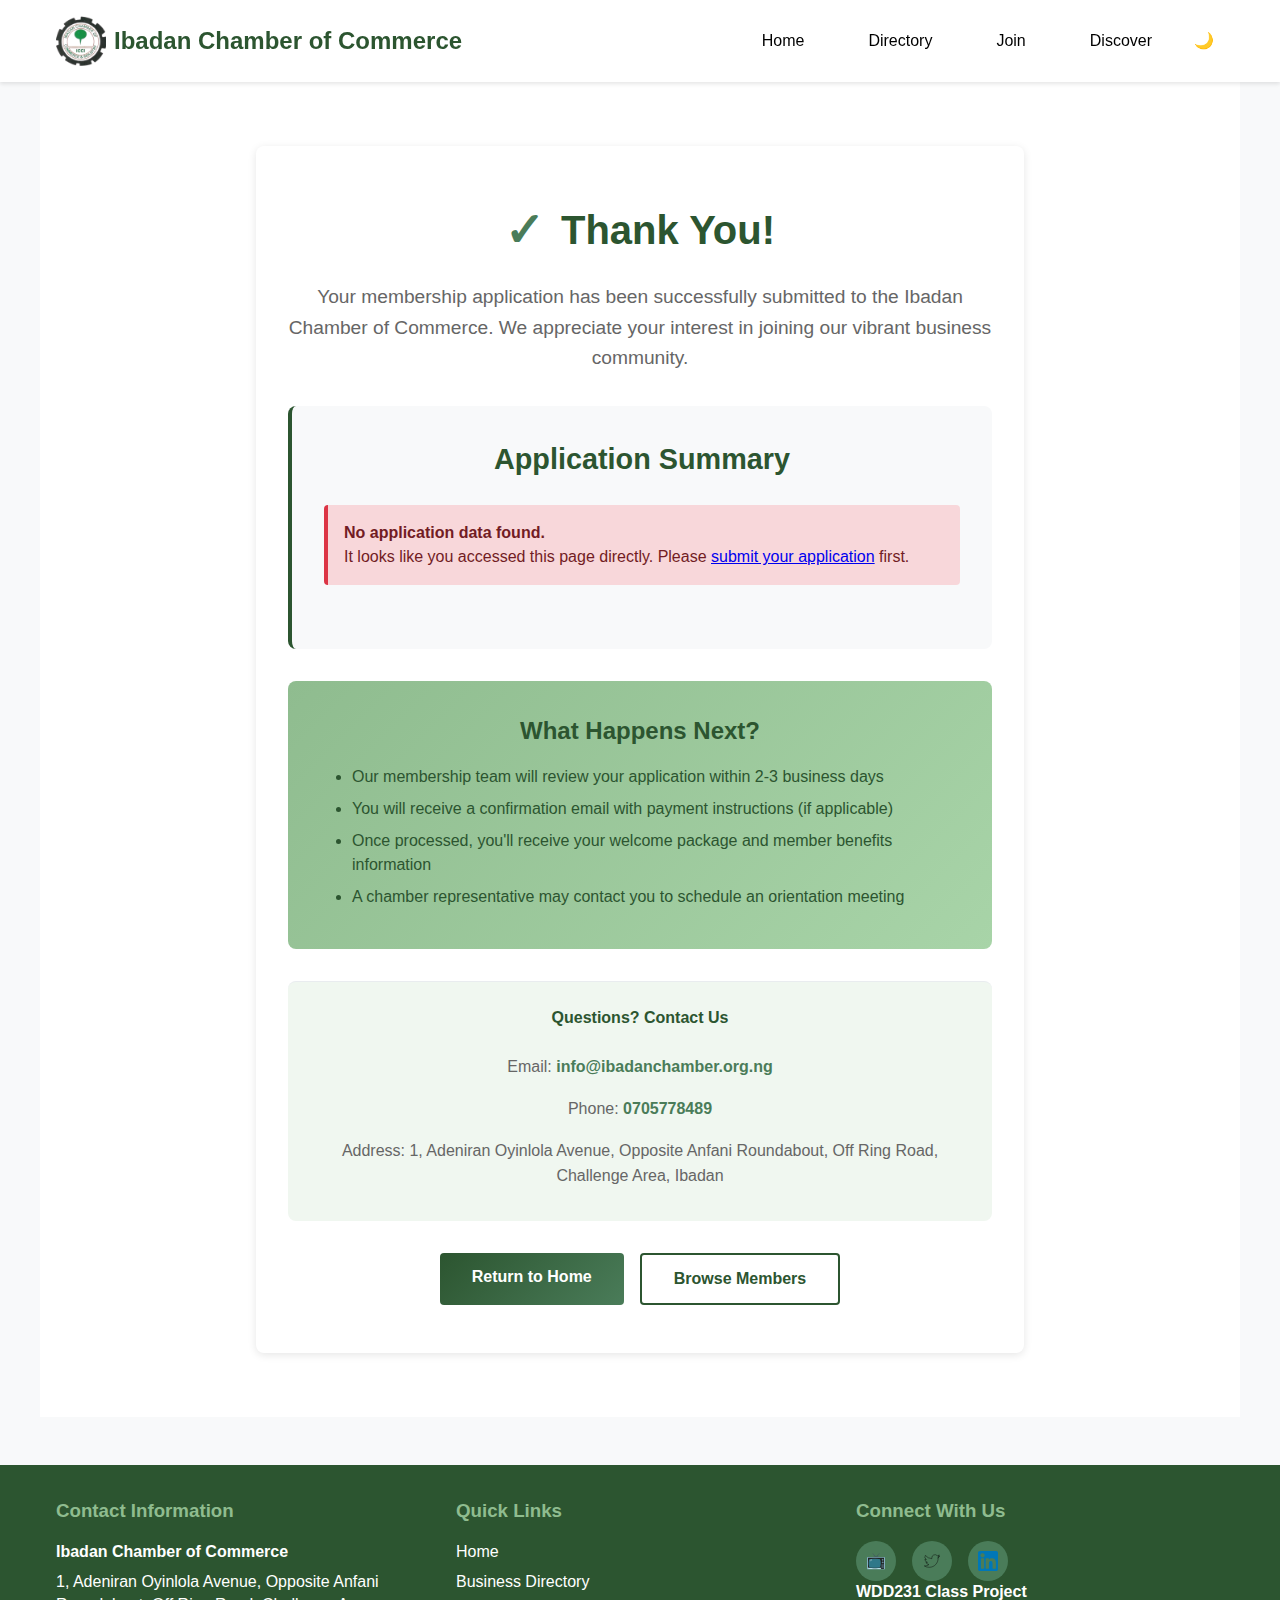
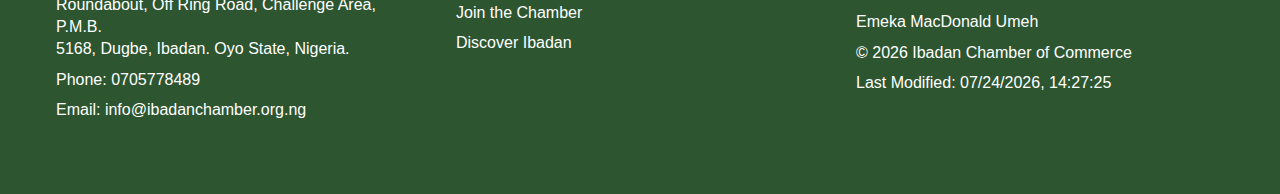
<file: chamber/thankyou.html>
<!doctype html>
<html lang="en">
    <head>
        <meta charset="UTF-8" />
        <meta name="viewport" content="width=device-width, initial-scale=1.0" />
        <title>Thank You - Ibadan Chamber of Commerce</title>
        <meta
            name="description"
            content="Thank you for your membership application to the Ibadan Chamber of Commerce. Your application has been received and will be processed."
        />
        <meta name="author" content="Emeka MacDonald Umeh" />

        <!-- Favicon -->
        <link rel="icon" type="image/x-icon" href="./images/favicon.ico" />

        <!-- Facebook Open Graph Meta Tags -->
        <meta
            property="og:title"
            content="Thank You - Ibadan Chamber of Commerce"
        />
        <meta
            property="og:description"
            content="Thank you for your membership application to the Ibadan Chamber of Commerce."
        />
        <meta
            property="og:image"
            content="https://donumeh.github.io/wdd231/chamber/images/logo.png"
        />
        <meta
            property="og:url"
            content="https://donumeh.github.io/wdd231/chamber/thankyou.html"
        />
        <meta property="og:type" content="website" />
        <meta property="og:site_name" content="Ibadan Chamber of Commerce" />

        <!-- CSS Links -->
        <link rel="stylesheet" href="./styles/chamber.css" />

        <style>
            /* Thank You Page Specific Styles */
            .thank-you-container {
                max-width: 800px;
                margin: 2rem auto;
                padding: 0 1rem;
            }

            .thank-you-section {
                background: white;
                padding: 3rem 2rem;
                border-radius: 8px;
                box-shadow: 0 2px 8px rgba(0, 0, 0, 0.1);
                text-align: center;
            }

            .thank-you-section h1 {
                color: var(--primary-color);
                font-size: 2.5rem;
                margin-bottom: 1rem;
                display: flex;
                align-items: center;
                justify-content: center;
                gap: 1rem;
            }

            .success-icon {
                font-size: 3rem;
                color: var(--secondary-color);
                animation: bounce 2s infinite;
            }

            @keyframes bounce {
                0%, 20%, 50%, 80%, 100% {
                    transform: translateY(0);
                }
                40% {
                    transform: translateY(-10px);
                }
                60% {
                    transform: translateY(-5px);
                }
            }

            .thank-you-section p {
                font-size: 1.2rem;
                color: #666;
                line-height: 1.6;
                margin-bottom: 2rem;
            }

            .application-details {
                background: #f8f9fa;
                border-radius: 8px;
                padding: 2rem;
                margin: 2rem 0;
                text-align: left;
                border-left: 4px solid var(--primary-color);
            }

            .application-details h2 {
                color: var(--primary-color);
                margin-bottom: 1.5rem;
                text-align: center;
                font-size: 1.8rem;
            }

            .details-grid {
                display: grid;
                grid-template-columns: 1fr;
                gap: 1.5rem;
            }

            @media (min-width: 768px) {
                .details-grid {
                    grid-template-columns: 1fr 1fr;
                }
            }

            .detail-item {
                background: white;
                padding: 1rem;
                border-radius: 6px;
                box-shadow: 0 1px 4px rgba(0, 0, 0, 0.05);
            }

            .detail-item label {
                font-weight: 600;
                color: var(--primary-color);
                display: block;
                margin-bottom: 0.5rem;
                font-size: 0.9rem;
                text-transform: uppercase;
                letter-spacing: 0.5px;
            }

            .detail-item .value {
                font-size: 1.1rem;
                color: #333;
                font-weight: 500;
            }

            .detail-item.full-width {
                grid-column: 1 / -1;
            }

            .next-steps {
                background: linear-gradient(135deg, var(--accent-color), #a8d4a8);
                border-radius: 8px;
                padding: 2rem;
                margin: 2rem 0;
                color: var(--primary-color);
            }

            .next-steps h3 {
                margin-bottom: 1rem;
                font-size: 1.5rem;
            }

            .next-steps ul {
                text-align: left;
                margin-left: 2rem;
            }

            .next-steps li {
                margin-bottom: 0.5rem;
                font-weight: 500;
            }

            .action-buttons {
                display: flex;
                flex-direction: column;
                gap: 1rem;
                margin-top: 2rem;
            }

            @media (min-width: 768px) {
                .action-buttons {
                    flex-direction: row;
                    justify-content: center;
                }
            }

            .btn {
                padding: 0.75rem 2rem;
                border: none;
                border-radius: 4px;
                font-size: 1rem;
                font-weight: 600;
                text-decoration: none;
                text-align: center;
                cursor: pointer;
                transition: all 0.3s ease;
                display: inline-block;
            }

            .btn-primary {
                background: linear-gradient(135deg, var(--primary-color), var(--secondary-color));
                color: white;
            }

            .btn-primary:hover {
                transform: translateY(-2px);
                box-shadow: 0 4px 12px rgba(44, 85, 48, 0.3);
            }

            .btn-secondary {
                background: white;
                color: var(--primary-color);
                border: 2px solid var(--primary-color);
            }

            .btn-secondary:hover {
                background: var(--primary-color);
                color: white;
            }

            .contact-info {
                background: #f0f7f0;
                border-radius: 8px;
                padding: 1.5rem;
                margin-top: 2rem;
            }

            .contact-info h4 {
                color: var(--primary-color);
                margin-bottom: 1rem;
            }

            .contact-info p {
                margin-bottom: 0.5rem;
                font-size: 1rem;
            }

            .contact-info a {
                color: var(--secondary-color);
                text-decoration: none;
                font-weight: 600;
            }

            .contact-info a:hover {
                text-decoration: underline;
            }

            .error-message {
                background: #f8d7da;
                color: #721c24;
                padding: 1rem;
                border-radius: 4px;
                margin-bottom: 2rem;
                border-left: 4px solid #dc3545;
            }
        </style>

        <!-- Schema.org JSON-LD -->
        <script type="application/ld+json">
            {
                "@context": "https://schema.org",
                "@type": "Organization",
                "name": "Ibadan Chamber of Commerce",
                "description": "The Ibadan Chamber of Commerce serves as a resource hub for businesses in the city of Ibadan, promoting local economic growth and fostering community connections.",
                "url": "https://donumeh.github.io/wdd231/chamber/",
                "logo": "https://donumeh.github.io/wdd231/chamber/images/logo.png",
                "address": {
                    "@type": "PostalAddress",
                    "streetAddress": "1, Adeniran Oyinlola Avenue, Opposite Anfani Roundabout",
                    "addressLocality": "Off Ring Road, Challenge Area, P.M.B. 5168, Dugbe, Ibadan",
                    "addressCountry": "Nigeria",
                    "postalCode": "2000253"
                },
                "telephone": "+243705778489, +2348143908143, +2348137303095",
                "email": "info@ibadanchamber.org.ng"
            }
        </script>
    </head>
    <body>
        <!-- Header -->
        <header>
            <div class="header-container">
                <a href="index.html" class="logo">
                    <img
                        src="./images/logo.png"
                        alt="Ibadan Chamber of Commerce Logo"
                        width="50"
                        height="50"
                    />
                    <h1>Ibadan Chamber of Commerce</h1>
                </a>

                <nav>
                    <ul class="nav-menu">
                        <li><a href="index.html">Home</a></li>
                        <li><a href="directory.html">Directory</a></li>
                        <li><a href="join.html">Join</a></li>
                        <li><a href="discover.html">Discover</a></li>
                    </ul>

                    <button
                        class="hamburger"
                        aria-label="Toggle navigation menu"
                    >
                        <span></span>
                        <span></span>
                        <span></span>
                    </button>

                    <button class="theme-toggle" aria-label="Toggle dark mode">
                        🌙
                    </button>
                </nav>
            </div>
        </header>

        <!-- Main Content -->
        <main>
            <div class="thank-you-container">
                <section class="thank-you-section">
                    <h1>
                        <span class="success-icon">✓</span>
                        Thank You!
                    </h1>
                    <p>
                        Your membership application has been successfully submitted to the Ibadan Chamber of Commerce.
                        We appreciate your interest in joining our vibrant business community.
                    </p>

                    <div class="application-details" id="applicationDetails">
                        <h2>Application Summary</h2>
                        <div id="applicationData">
                            <!-- Application data will be populated here by JavaScript -->
                            <div class="error-message" id="noDataMessage" style="display: none;">
                                <strong>No application data found.</strong><br>
                                It looks like you accessed this page directly. Please
                                <a href="join.html">submit your application</a> first.
                            </div>
                        </div>
                    </div>

                    <div class="next-steps">
                        <h3>What Happens Next?</h3>
                        <ul>
                            <li>Our membership team will review your application within 2-3 business days</li>
                            <li>You will receive a confirmation email with payment instructions (if applicable)</li>
                            <li>Once processed, you'll receive your welcome package and member benefits information</li>
                            <li>A chamber representative may contact you to schedule an orientation meeting</li>
                        </ul>
                    </div>

                    <div class="contact-info">
                        <h4>Questions? Contact Us</h4>
                        <p>Email: <a href="mailto:info@ibadanchamber.org.ng">info@ibadanchamber.org.ng</a></p>
                        <p>Phone: <a href="tel:+234705778489">0705778489</a></p>
                        <p>Address: 1, Adeniran Oyinlola Avenue, Opposite Anfani Roundabout, Off Ring Road, Challenge Area, Ibadan</p>
                    </div>

                    <div class="action-buttons">
                        <a href="index.html" class="btn btn-primary">Return to Home</a>
                        <a href="directory.html" class="btn btn-secondary">Browse Members</a>
                    </div>
                </section>
            </div>
        </main>

        <!-- Footer -->
        <footer>
            <div class="footer-container">
                <div class="footer-content">
                    <div class="footer-section">
                        <h3>Contact Information</h3>
                        <p><strong>Ibadan Chamber of Commerce</strong></p>
                        <p>
                            1, Adeniran Oyinlola Avenue, Opposite Anfani
                            <br />
                            Roundabout, Off Ring Road, Challenge Area, P.M.B.
                            <br />
                            5168, Dugbe, Ibadan. Oyo State, Nigeria.
                        </p>
                        <p>
                            Phone:
                            <a href="tel:+234705778489">0705778489</a>
                        </p>
                        <p>
                            Email:
                            <a href="mailto:info@ibadanchamber.org.ng"
                                >info@ibadanchamber.org.ng</a
                            >
                        </p>
                    </div>

                    <div class="footer-section">
                        <h3>Quick Links</h3>
                        <p><a href="index.html">Home</a></p>
                        <p><a href="directory.html">Business Directory</a></p>
                        <p><a href="join.html">Join the Chamber</a></p>
                        <p><a href="discover.html">Discover Ibadan</a></p>
                    </div>

                    <div class="footer-section">
                        <h3>Connect With Us</h3>
                        <div class="social-links">
                            <a
                                href="#"
                                target="_blank"
                                rel="noopener"
                                aria-label="YouTube"
                            >
                                📺
                            </a>
                            <a
                                href="#"
                                target="_blank"
                                rel="noopener"
                                aria-label="Twitter"
                            >
                                <img
                                    src="images/twitter_svgrepo_com.svg"
                                    width="20"
                                    height="20"
                                    alt="twitter logo"
                                />
                            </a>
                            <a
                                href="#"
                                target="_blank"
                                rel="noopener"
                                aria-label="LinkedIn"
                            >
                                <img
                                    src="./images/linkedin_svgrepo_com.svg"
                                    width="20"
                                    height="20"
                                    alt="linkedin logo"
                                />
                            </a>
                        </div>

                        <div class="development-info">
                            <p><strong>WDD231 Class Project</strong></p>
                            <p>Emeka MacDonald Umeh</p>
                            <p>
                                &copy;
                                <span id="copyright-year">2025</span> Ibadan
                                Chamber of Commerce
                            </p>
                            <p>
                                Last Modified: <span id="last-modified"></span>
                            </p>
                        </div>
                    </div>
                </div>
            </div>
        </footer>

        <!-- JavaScript -->
        <script>
            document.addEventListener("DOMContentLoaded", function () {
                // Update copyright year and last modified date
                const currentYear = new Date().getFullYear();
                const lastModified = new Date(document.lastModified);

                document.getElementById("copyright-year").textContent = currentYear;
                document.getElementById("last-modified").textContent =
                    lastModified.toLocaleDateString("en-US", {
                        year: "numeric",
                        month: "long",
                        day: "numeric",
                    });

                // Parse URL parameters and display form data
                const urlParams = new URLSearchParams(window.location.search);
                const applicationDataDiv = document.getElementById("applicationData");
                const noDataMessage = document.getElementById("noDataMessage");

                // Check if we have any form data
                const hasRequiredData = urlParams.has("first_name") &&
                                      urlParams.has("last_name") &&
                                      urlParams.has("email") &&
                                      urlParams.has("mobile") &&
                                      urlParams.has("business_name") &&
                                      urlParams.has("timestamp");

                if (hasRequiredData) {
                    // Format membership level
                    function formatMembershipLevel(level) {
                        const levels = {
                            'np': 'NP Membership (Non-Profit)',
                            'bronze': 'Bronze Membership',
                            'silver': 'Silver Membership',
                            'gold': 'Gold Membership'
                        };
                        return levels[level] || level;
                    }

                    // Format timestamp
                    function formatTimestamp(timestamp) {
                        if (timestamp) {
                            const date = new Date(timestamp);
                            return date.toLocaleString("en-US", {
                                year: "numeric",
                                month: "long",
                                day: "numeric",
                                hour: "2-digit",
                                minute: "2-digit",
                                second: "2-digit"
                            });
                        }
                        return "Not provided";
                    }

                    // Create the details grid
                    const detailsGrid = document.createElement("div");
                    detailsGrid.className = "details-grid";

                    // Required fields
                    const requiredFields = [
                        { key: "first_name", label: "First Name" },
                        { key: "last_name", label: "Last Name" },
                        { key: "email", label: "Email Address" },
                        { key: "mobile", label: "Mobile Phone" },
                        { key: "business_name", label: "Business/Organization Name", fullWidth: true }
                    ];

                    // Optional fields
                    const optionalFields = [
                        { key: "org_title", label: "Organization Title", fullWidth: true },
                        { key: "membership_level", label: "Membership Level", formatter: formatMembershipLevel, fullWidth: true },
                        { key: "business_description", label: "Business Description", fullWidth: true }
                    ];

                    // Special fields
                    const specialFields = [
                        { key: "timestamp", label: "Application Submitted", formatter: formatTimestamp, fullWidth: true }
                    ];

                    // Combine all fields
                    const allFields = [...requiredFields, ...optionalFields, ...specialFields];

                    // Create detail items for each field
                    allFields.forEach(field => {
                        const value = urlParams.get(field.key);
                        if (value || field.key === "timestamp") {
                            const detailItem = document.createElement("div");
                            detailItem.className = `detail-item ${field.fullWidth ? 'full-width' : ''}`;

                            const label = document.createElement("label");
                            label.textContent = field.label;

                            const valueDiv = document.createElement("div");
                            valueDiv.className = "value";

                            if (field.formatter) {
                                valueDiv.textContent = field.formatter(value);
                            } else {
                                valueDiv.textContent = value || "Not provided";
                            }

                            detailItem.appendChild(label);
                            detailItem.appendChild(valueDiv);
                            detailsGrid.appendChild(detailItem);
                        }
                    });

                    applicationDataDiv.appendChild(detailsGrid);
                } else {
                    // Show error message if no data found
                    noDataMessage.style.display = "block";
                }

                // Hamburger menu functionality
                const hamburger = document.querySelector(".hamburger");
                const navMenu = document.querySelector(".nav-menu");

                if (hamburger && navMenu) {
                    hamburger.addEventListener("click", function () {
                        hamburger.classList.toggle("active");
                        navMenu.classList.toggle("active");
                    });
                }
            });
        </script>
        <script src="./scripts/directory.js"></script>
    </body>
</html>
</file>
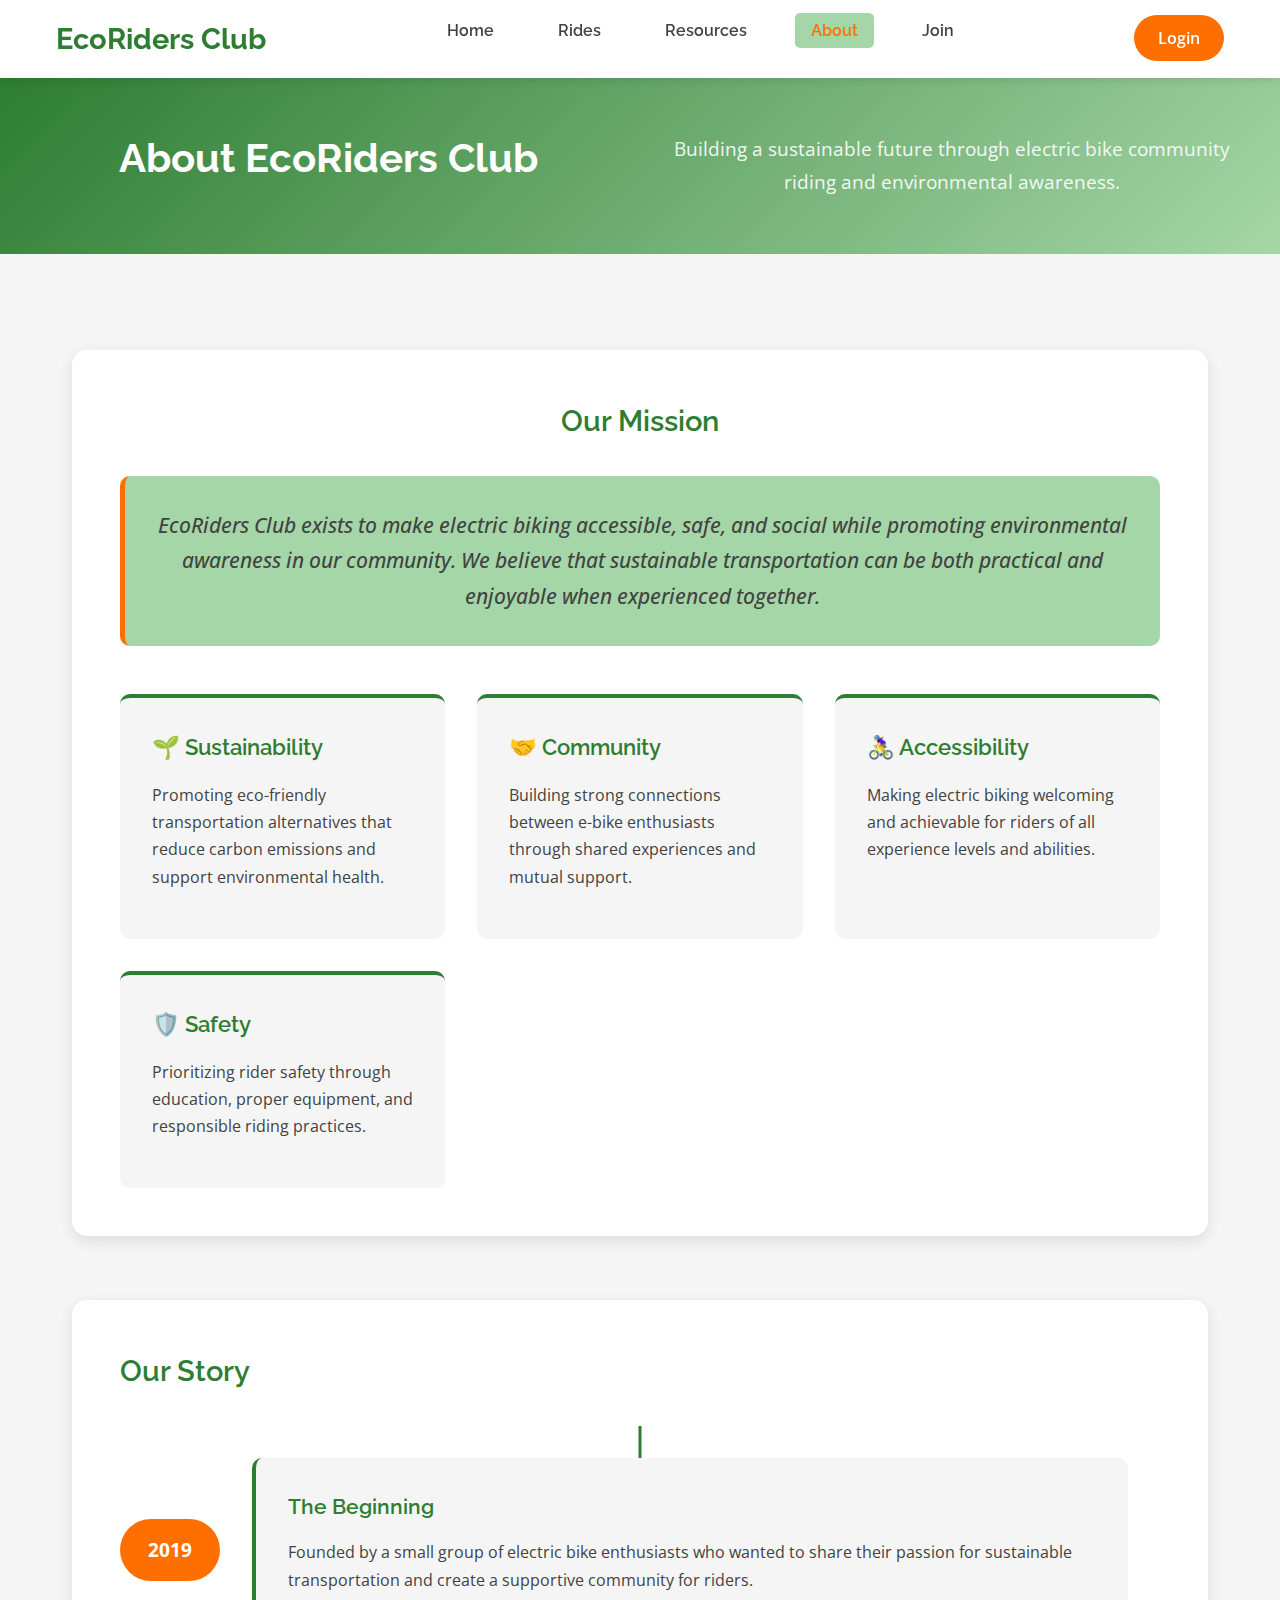
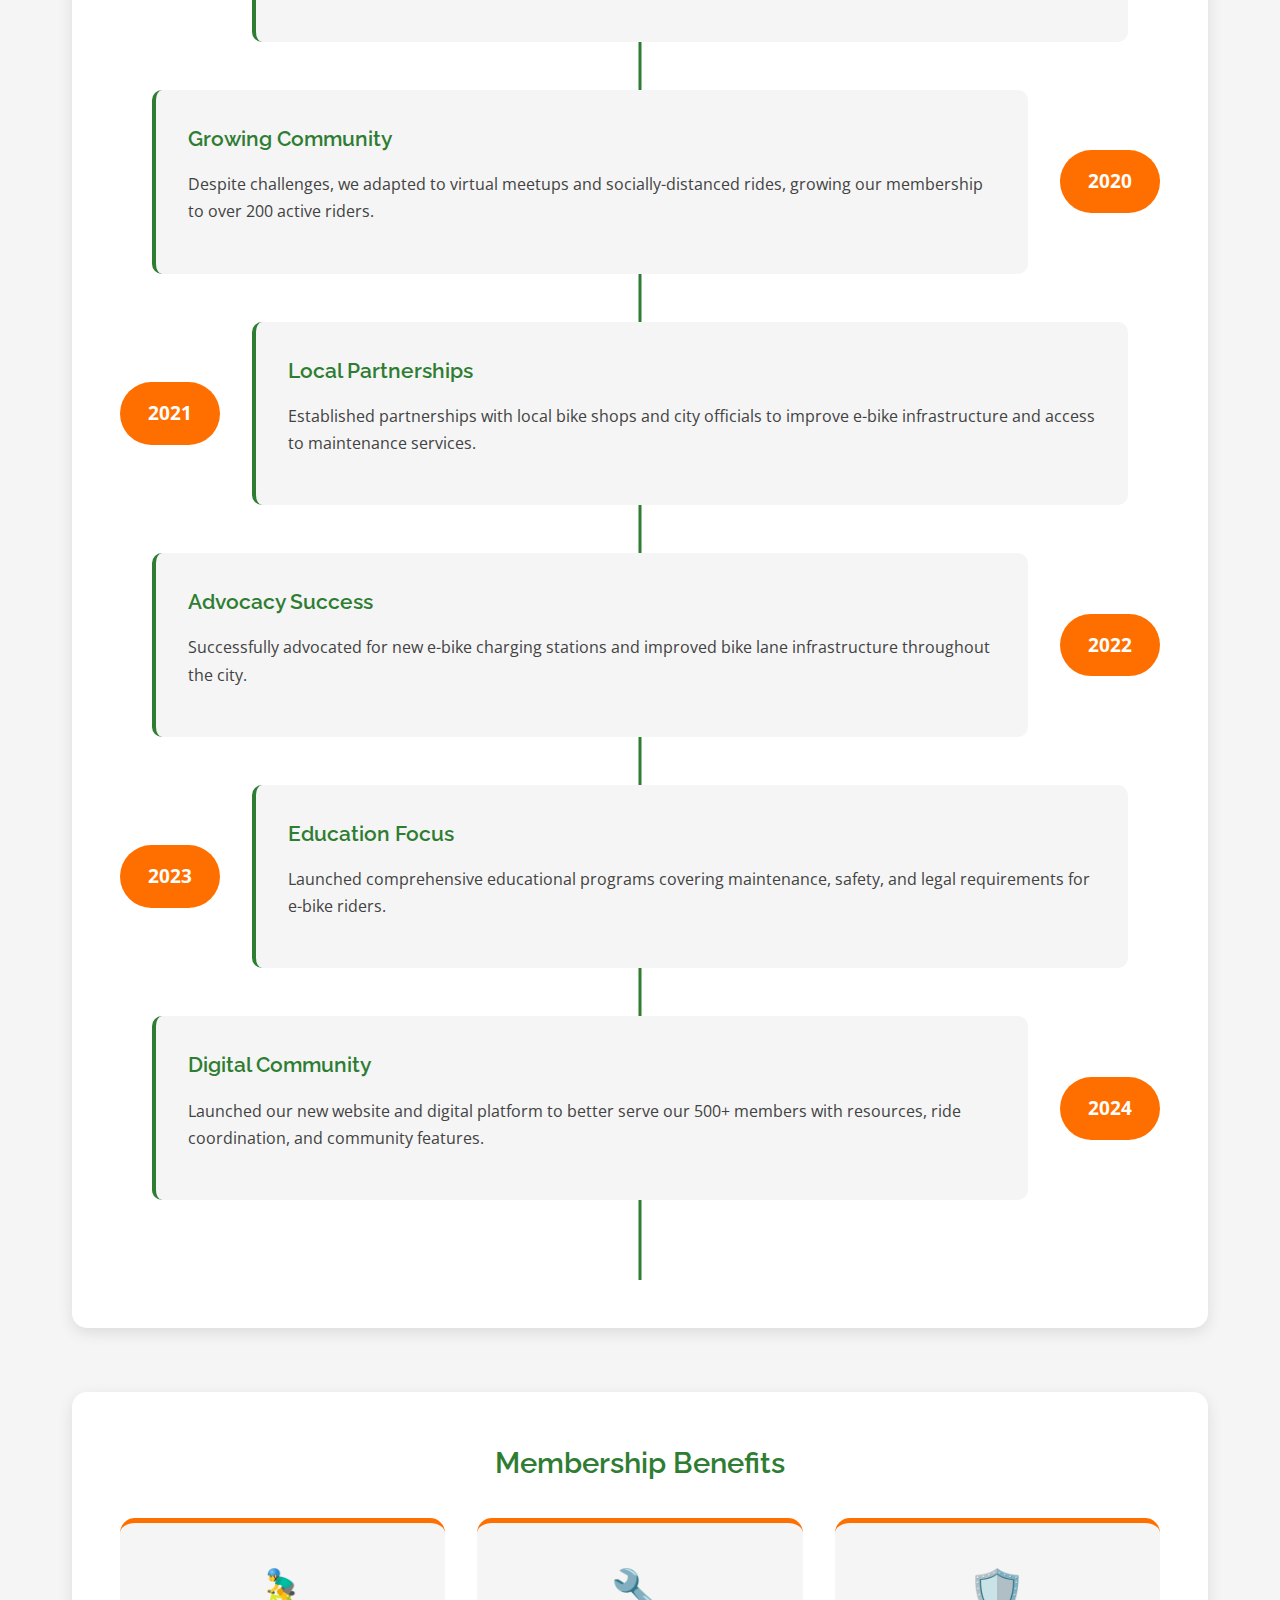
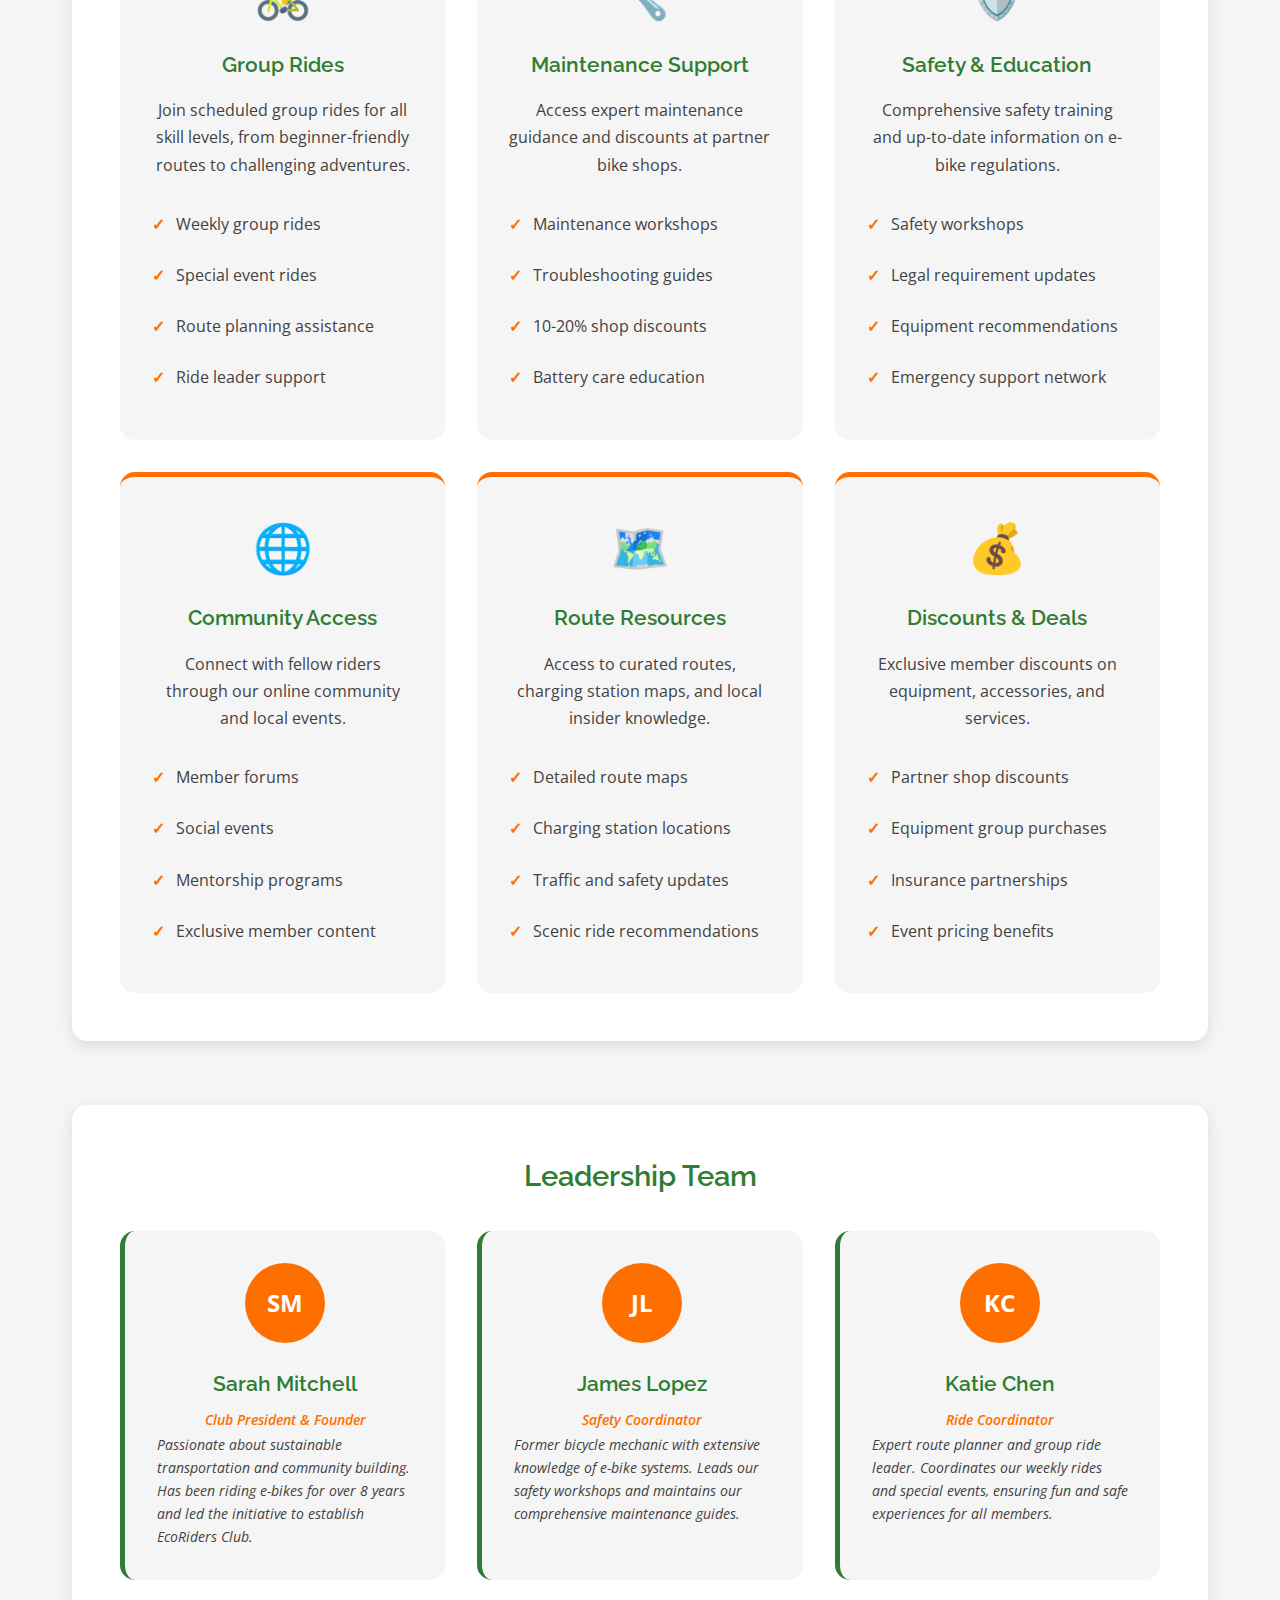
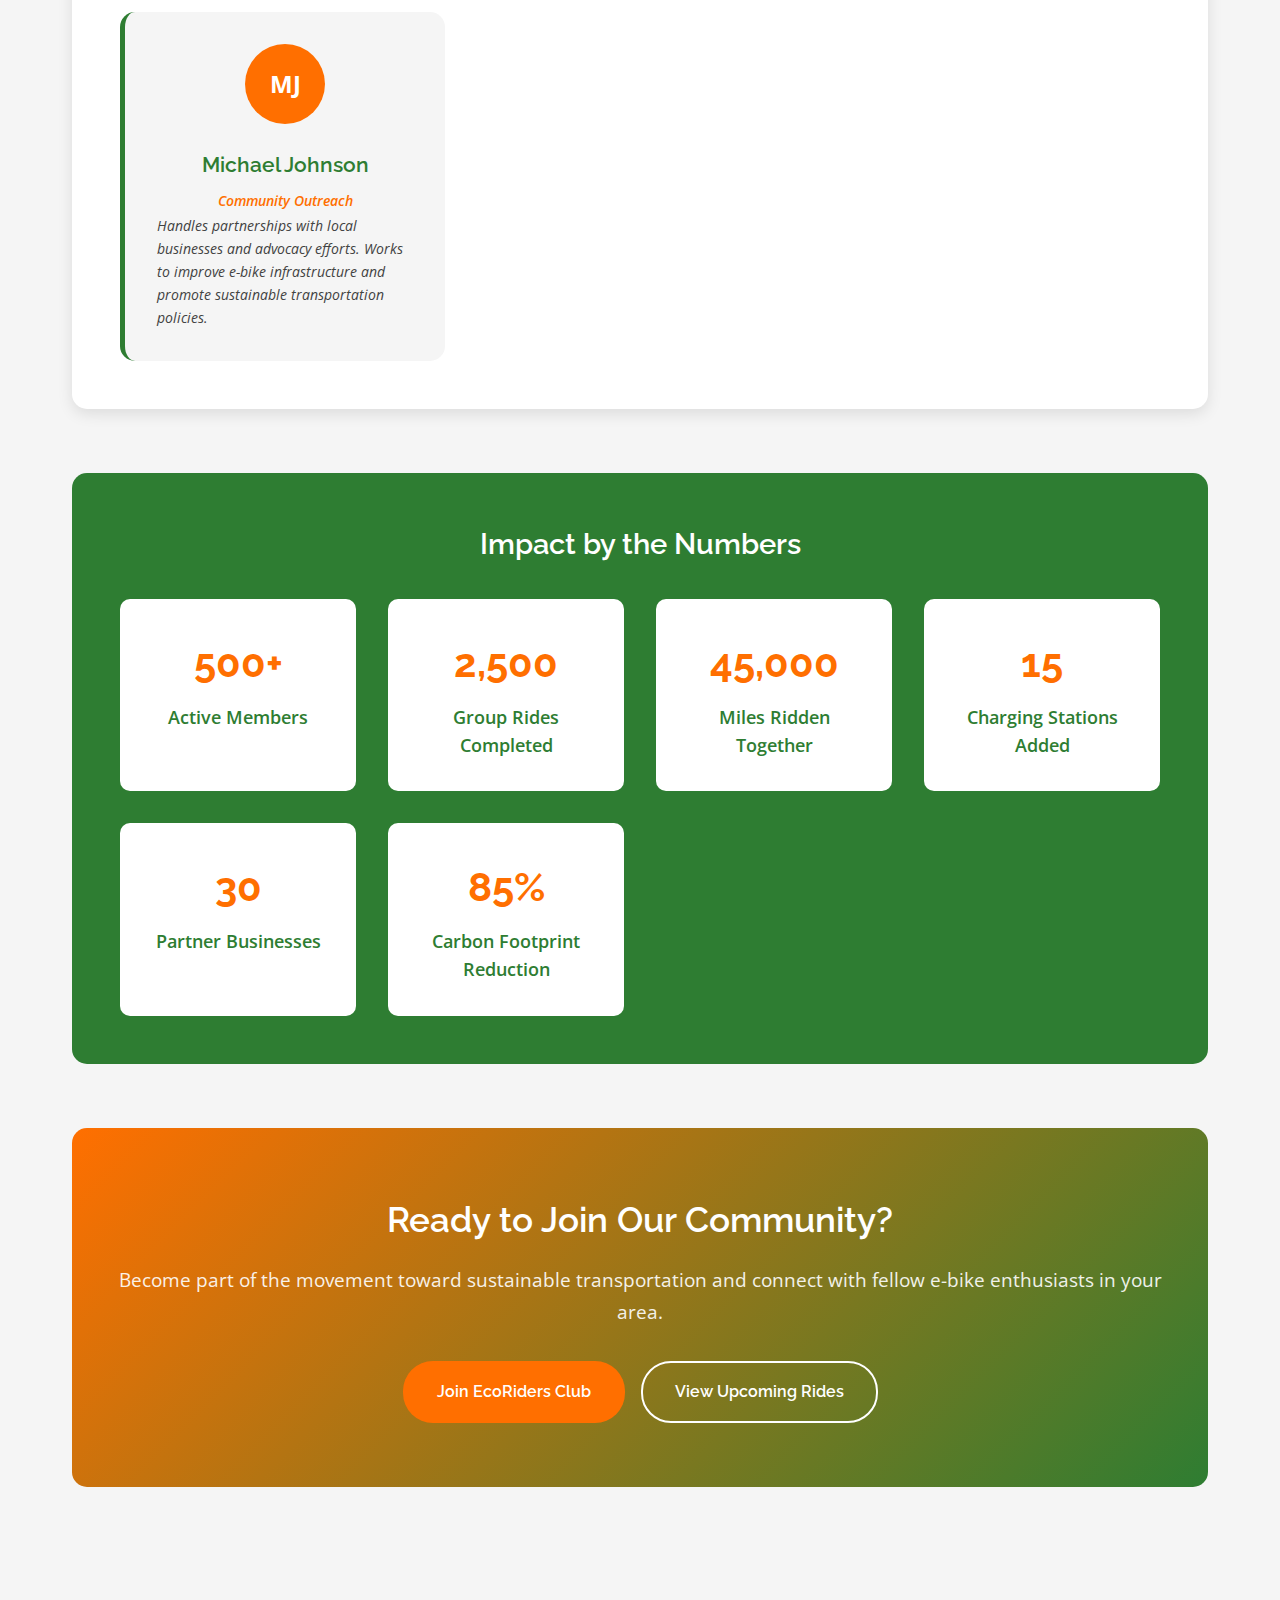
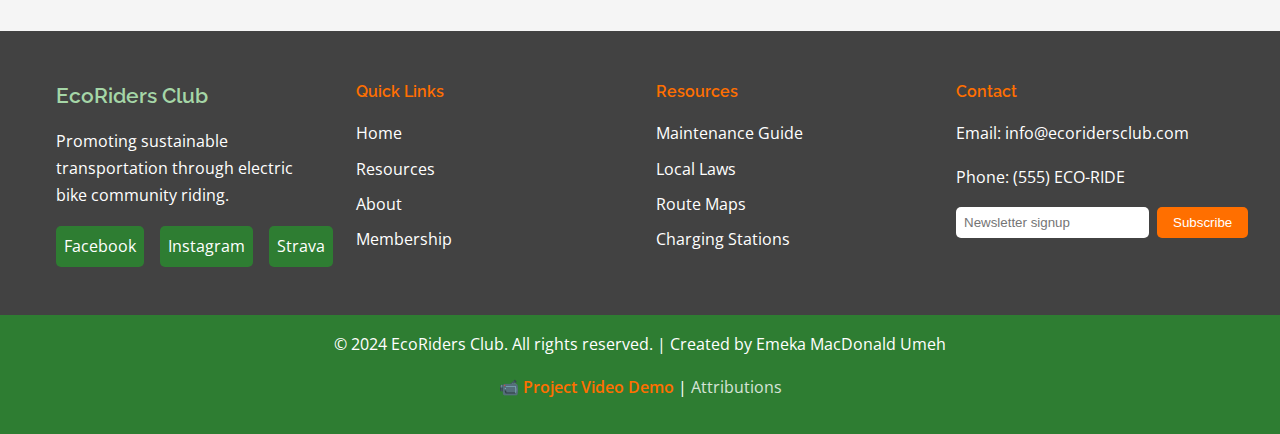
<file: ecoridersclub/about.html>
<!DOCTYPE html>
<html lang="en">
<head>
    <meta charset="UTF-8">
    <meta name="viewport" content="width=device-width, initial-scale=1.0">
    <title>About Us - EcoRiders Club</title>
    <meta name="description" content="Learn about EcoRiders Club's mission to promote sustainable transportation through electric bike community riding and environmental awareness.">
    <meta name="author" content="Emeka MacDonald Umeh">
    <meta property="og:title" content="About Us - EcoRiders Club">
    <meta property="og:description" content="Learn about EcoRiders Club's mission to promote sustainable transportation through electric bike community riding and environmental awareness.">
    <meta property="og:image" content="images/ecoridersclub-og.jpg">
    <meta property="og:url" content="https://ecoridersclub.com/about.html">
    <meta property="og:type" content="website">
    <link rel="icon" type="image/x-icon" href="images/favicon.ico">
    <link rel="stylesheet" href="css/styles.css">
    <link rel="preconnect" href="https://fonts.googleapis.com">
    <link rel="preconnect" href="https://fonts.gstatic.com" crossorigin>
    <link href="https://fonts.googleapis.com/css2?family=Raleway:wght@300;400;600;700&family=Open+Sans:wght@300;400;600&display=swap" rel="stylesheet">
</head>
<body>
    <!-- Navigation Header -->
    <header class="header">
        <nav class="navbar">
            <div class="nav-container">
                <div class="nav-logo">
                    <h1 class="logo-text">EcoRiders Club</h1>
                </div>

                <!-- Mobile Menu Toggle -->
                <div class="mobile-menu-toggle" id="mobile-menu">
                    <span class="bar"></span>
                    <span class="bar"></span>
                    <span class="bar"></span>
                </div>

                <!-- Navigation Menu -->
                <ul class="nav-menu" id="nav-menu">
                    <li class="nav-item">
                        <a href="index.html" class="nav-link">Home</a>
                    </li>
                    <li class="nav-item">
                        <a href="#rides" class="nav-link">Rides</a>
                    </li>
                    <li class="nav-item">
                        <a href="resources.html" class="nav-link">Resources</a>
                    </li>
                    <li class="nav-item">
                        <a href="about.html" class="nav-link active">About</a>
                    </li>
                    <li class="nav-item">
                        <a href="#membership" class="nav-link">Join</a>
                    </li>
                </ul>

                <div class="nav-login">
                    <a href="#login" class="login-btn">Login</a>
                </div>
            </div>
        </nav>
    </header>

    <!-- Page Header -->
    <section class="page-hero">
        <div class="hero-content">
            <h1>About EcoRiders Club</h1>
            <p>Building a sustainable future through electric bike community riding and environmental awareness.</p>
        </div>
    </section>

    <!-- Main Content -->
    <main class="main-content">
        <div class="about-wrapper">
            <!-- Mission Statement -->
            <section class="mission-section">
                <div class="mission-content">
                    <h2>Our Mission</h2>
                    <p class="mission-statement">
                        EcoRiders Club exists to make electric biking accessible, safe, and social while promoting environmental awareness in our community. We believe that sustainable transportation can be both practical and enjoyable when experienced together.
                    </p>

                    <div class="values-grid">
                        <div class="value-card">
                            <h3>🌱 Sustainability</h3>
                            <p>Promoting eco-friendly transportation alternatives that reduce carbon emissions and support environmental health.</p>
                        </div>

                        <div class="value-card">
                            <h3>🤝 Community</h3></h3>
                            <p>Building strong connections between e-bike enthusiasts through shared experiences and mutual support.</p>
                        </div>

                        <div class="value-card">
                            <h3>🚴‍♀️ Accessibility</h3>
                            <p>Making electric biking welcoming and achievable for riders of all experience levels and abilities.</p>
                        </div>

                        <div class="value-card">
                            <h3>🛡️ Safety</h3>
                            <p>Prioritizing rider safety through education, proper equipment, and responsible riding practices.</p>
                        </div>
                    </div>
                </div>
            </section>

            <!-- Club History -->
            <section class="history-section">
                <div class="history-content">
                    <h2>Our Story</h2>
                    <div class="timeline">
                        <div class="timeline-item">
                            <div class="timeline-year">2019</div>
                            <div class="timeline-content">
                                <h3>The Beginning</h3>
                                <p>Founded by a small group of electric bike enthusiasts who wanted to share their passion for sustainable transportation and create a supportive community for riders.</p>
                            </div>
                        </div>

                        <div class="timeline-item">
                            <div class="timeline-year">2020</div>
                            <div class="timeline-content">
                                <h3>Growing Community</h3>
                                <p>Despite challenges, we adapted to virtual meetups and socially-distanced rides, growing our membership to over 200 active riders.</p>
                            </div>
                        </div>

                        <div class="timeline-item">
                            <div class="timeline-year">2021</div>
                            <div class="timeline-content">
                                <h3>Local Partnerships</h3>
                                <p>Established partnerships with local bike shops and city officials to improve e-bike infrastructure and access to maintenance services.</p>
                            </div>
                        </div>

                        <div class="timeline-item">
                            <div class="timeline-year">2022</div>
                            <div class="timeline-content">
                                <h3>Advocacy Success</h3>
                                <p>Successfully advocated for new e-bike charging stations and improved bike lane infrastructure throughout the city.</p>
                            </div>
                        </div>

                        <div class="timeline-item">
                            <div class="timeline-year">2023</div>
                            <div class="timeline-content">
                                <h3>Education Focus</h3>
                                <p>Launched comprehensive educational programs covering maintenance, safety, and legal requirements for e-bike riders.</p>
                            </div>
                        </div>

                        <div class="timeline-item">
                            <div class="timeline-year">2024</div>
                            <div class="timeline-content">
                                <h3>Digital Community</h3>
                                <p>Launched our new website and digital platform to better serve our 500+ members with resources, ride coordination, and community features.</p>
                            </div>
                        </div>
                    </div>
                </div>
            </section>

            <!-- Membership Benefits -->
            <section class="benefits-section">
                <h2>Membership Benefits</h2>
                <div class="benefits-grid">
                    <div class="benefit-card">
                        <div class="benefit-icon">🚴‍♂️</div>
                        <h3>Group Rides</h3>
                        <p>Join scheduled group rides for all skill levels, from beginner-friendly routes to challenging adventures.</p>
                        <ul class="benefit-list">
                            <li>Weekly group rides</li>
                            <li>Special event rides</li>
                            <li>Route planning assistance</li>
                            <li>Ride leader support</li>
                        </ul>
                    </div>

                    <div class="benefit-card">
                        <div class="benefit-icon">🔧</div>
                        <h3>Maintenance Support</h3>
                        <p>Access expert maintenance guidance and discounts at partner bike shops.</p>
                        <ul class="benefit-list">
                            <li>Maintenance workshops</li>
                            <li>Troubleshooting guides</li>
                            <li>10-20% shop discounts</li>
                            <li>Battery care education</li>
                        </ul>
                    </div>

                    <div class="benefit-card">
                        <div class="benefit-icon">🛡️</div>
                        <h3>Safety & Education</h3>
                        <p>Comprehensive safety training and up-to-date information on e-bike regulations.</p>
                        <ul class="benefit-list">
                            <li>Safety workshops</li>
                            <li>Legal requirement updates</li>
                            <li>Equipment recommendations</li>
                            <li>Emergency support network</li>
                        </ul>
                    </div>

                    <div class="benefit-card">
                        <div class="benefit-icon">🌐</div>
                        <h3>Community Access</h3>
                        <p>Connect with fellow riders through our online community and local events.</p>
                        <ul class="benefit-list">
                            <li>Member forums</li>
                            <li>Social events</li>
                            <li>Mentorship programs</li>
                            <li>Exclusive member content</li>
                        </ul>
                    </div>

                    <div class="benefit-card">
                        <div class="benefit-icon">🗺️</div>
                        <h3>Route Resources</h3>
                        <p>Access to curated routes, charging station maps, and local insider knowledge.</p>
                        <ul class="benefit-list">
                            <li>Detailed route maps</li>
                            <li>Charging station locations</li>
                            <li>Traffic and safety updates</li>
                            <li>Scenic ride recommendations</li>
                        </ul>
                    </div>

                    <div class="benefit-card">
                        <div class="benefit-icon">💰</div>
                        <h3>Discounts & Deals</h3>
                        <p>Exclusive member discounts on equipment, accessories, and services.</p>
                        <ul class="benefit-list">
                            <li>Partner shop discounts</li>
                            <li>Equipment group purchases</li>
                            <li>Insurance partnerships</li>
                            <li>Event pricing benefits</li>
                        </ul>
                    </div>
                </div>
            </section>

            <!-- Leadership Team -->
            <section class="team-section">
                <h2>Leadership Team</h2>
                <div class="team-grid">
                    <div class="team-member">
                        <div class="member-photo">
                            <div class="placeholder-photo">SM</div>
                        </div>
                        <div class="member-info">
                            <h3>Sarah Mitchell</h3>
                            <p class="member-title">Club President & Founder</p>
                            <p class="member-bio">Passionate about sustainable transportation and community building. Has been riding e-bikes for over 8 years and led the initiative to establish EcoRiders Club.</p>
                        </div>
                    </div>

                    <div class="team-member">
                        <div class="member-photo">
                            <div class="placeholder-photo">JL</div>
                        </div>
                        <div class="member-info">
                            <h3>James Lopez</h3>
                            <p class="member-title">Safety Coordinator</p>
                            <p class="member-bio">Former bicycle mechanic with extensive knowledge of e-bike systems. Leads our safety workshops and maintains our comprehensive maintenance guides.</p>
                        </div>
                    </div>

                    <div class="team-member">
                        <div class="member-photo">
                            <div class="placeholder-photo">KC</div>
                        </div>
                        <div class="member-info">
                            <h3>Katie Chen</h3>
                            <p class="member-title">Ride Coordinator</p>
                            <p class="member-bio">Expert route planner and group ride leader. Coordinates our weekly rides and special events, ensuring fun and safe experiences for all members.</p>
                        </div>
                    </div>

                    <div class="team-member">
                        <div class="member-photo">
                            <div class="placeholder-photo">MJ</div>
                        </div>
                        <div class="member-info">
                            <h3>Michael Johnson</h3>
                            <p class="member-title">Community Outreach</p>
                            <p class="member-bio">Handles partnerships with local businesses and advocacy efforts. Works to improve e-bike infrastructure and promote sustainable transportation policies.</p>
                        </div>
                    </div>
                </div>
            </section>

            <!-- Statistics -->
            <section class="stats-section">
                <h2>Impact by the Numbers</h2>
                <div class="stats-grid">
                    <div class="stat-card">
                        <div class="stat-number">500+</div>
                        <div class="stat-label">Active Members</div>
                    </div>

                    <div class="stat-card">
                        <div class="stat-number">2,500</div>
                        <div class="stat-label">Group Rides Completed</div>
                    </div>

                    <div class="stat-card">
                        <div class="stat-number">45,000</div>
                        <div class="stat-label">Miles Ridden Together</div>
                    </div>

                    <div class="stat-card">
                        <div class="stat-number">15</div>
                        <div class="stat-label">Charging Stations Added</div>
                    </div>

                    <div class="stat-card">
                        <div class="stat-number">30</div>
                        <div class="stat-label">Partner Businesses</div>
                    </div>

                    <div class="stat-card">
                        <div class="stat-number">85%</div>
                        <div class="stat-label">Carbon Footprint Reduction</div>
                    </div>
                </div>
            </section>

            <!-- Call to Action -->
            <section class="cta-section">
                <div class="cta-content">
                    <h2>Ready to Join Our Community?</h2>
                    <p>Become part of the movement toward sustainable transportation and connect with fellow e-bike enthusiasts in your area.</p>
                    <div class="cta-buttons">
                        <a href="index.html#membership" class="cta-button primary">Join EcoRiders Club</a>
                        <a href="index.html#rides" class="cta-button secondary">View Upcoming Rides</a>
                    </div>
                </div>
            </section>
        </div>
    </main>

    <!-- Footer -->
    <footer class="footer">
        <div class="footer-content">
            <div class="footer-section">
                <h3>EcoRiders Club</h3>
                <p>Promoting sustainable transportation through electric bike community riding.</p>
                <div class="social-links">
                    <a href="#" class="social-link">Facebook</a>
                    <a href="#" class="social-link">Instagram</a>
                    <a href="#" class="social-link">Strava</a>
                </div>
            </div>

            <div class="footer-section">
                <h4>Quick Links</h4>
                <ul class="footer-links">
                    <li><a href="index.html">Home</a></li>
                    <li><a href="resources.html">Resources</a></li>
                    <li><a href="about.html">About</a></li>
                    <li><a href="#membership">Membership</a></li>
                </ul>
            </div>

            <div class="footer-section">
                <h4>Resources</h4>
                <ul class="footer-links">
                    <li><a href="resources.html#maintenance">Maintenance Guide</a></li>
                    <li><a href="resources.html#legal">Local Laws</a></li>
                    <li><a href="#routes">Route Maps</a></li>
                    <li><a href="#charging">Charging Stations</a></li>
                </ul>
            </div>

            <div class="footer-section">
                <h4>Contact</h4>
                <p>Email: info@ecoridersclub.com</p>
                <p>Phone: (555) ECO-RIDE</p>
                <div class="newsletter-signup">
                    <input type="email" placeholder="Newsletter signup" class="newsletter-input">
                    <button class="newsletter-btn">Subscribe</button>
                </div>
            </div>
        </div>

        <div class="footer-bottom">
            <p>&copy; 2024 EcoRiders Club. All rights reserved. | Created by Emeka MacDonald Umeh</p>
            <p>
                <a href="#" id="video-link" class="video-link">📹 Project Video Demo</a>
                |
                <a href="attributions.html" class="attribution-link">Attributions</a>
            </p>
        </div>
    </footer>

    <script src="js/main.js"></script>
</body>
</html>
</file>
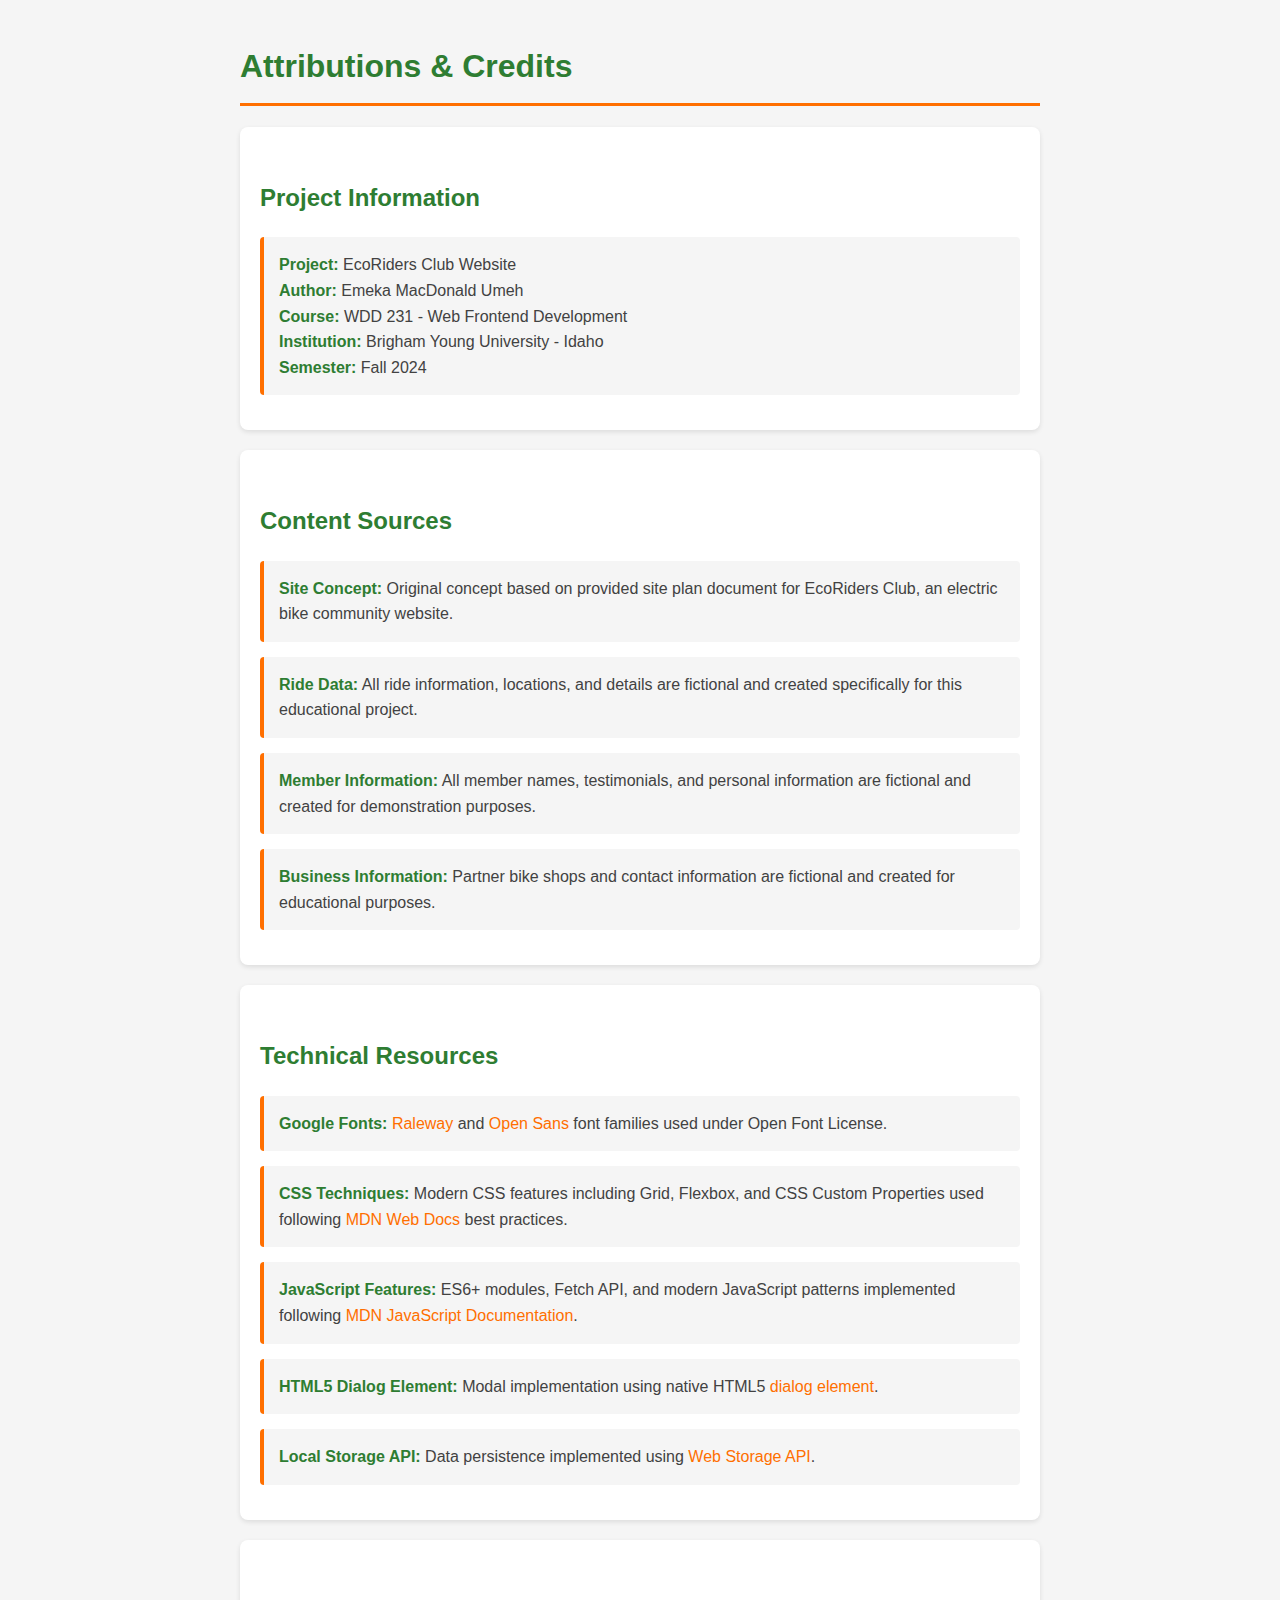
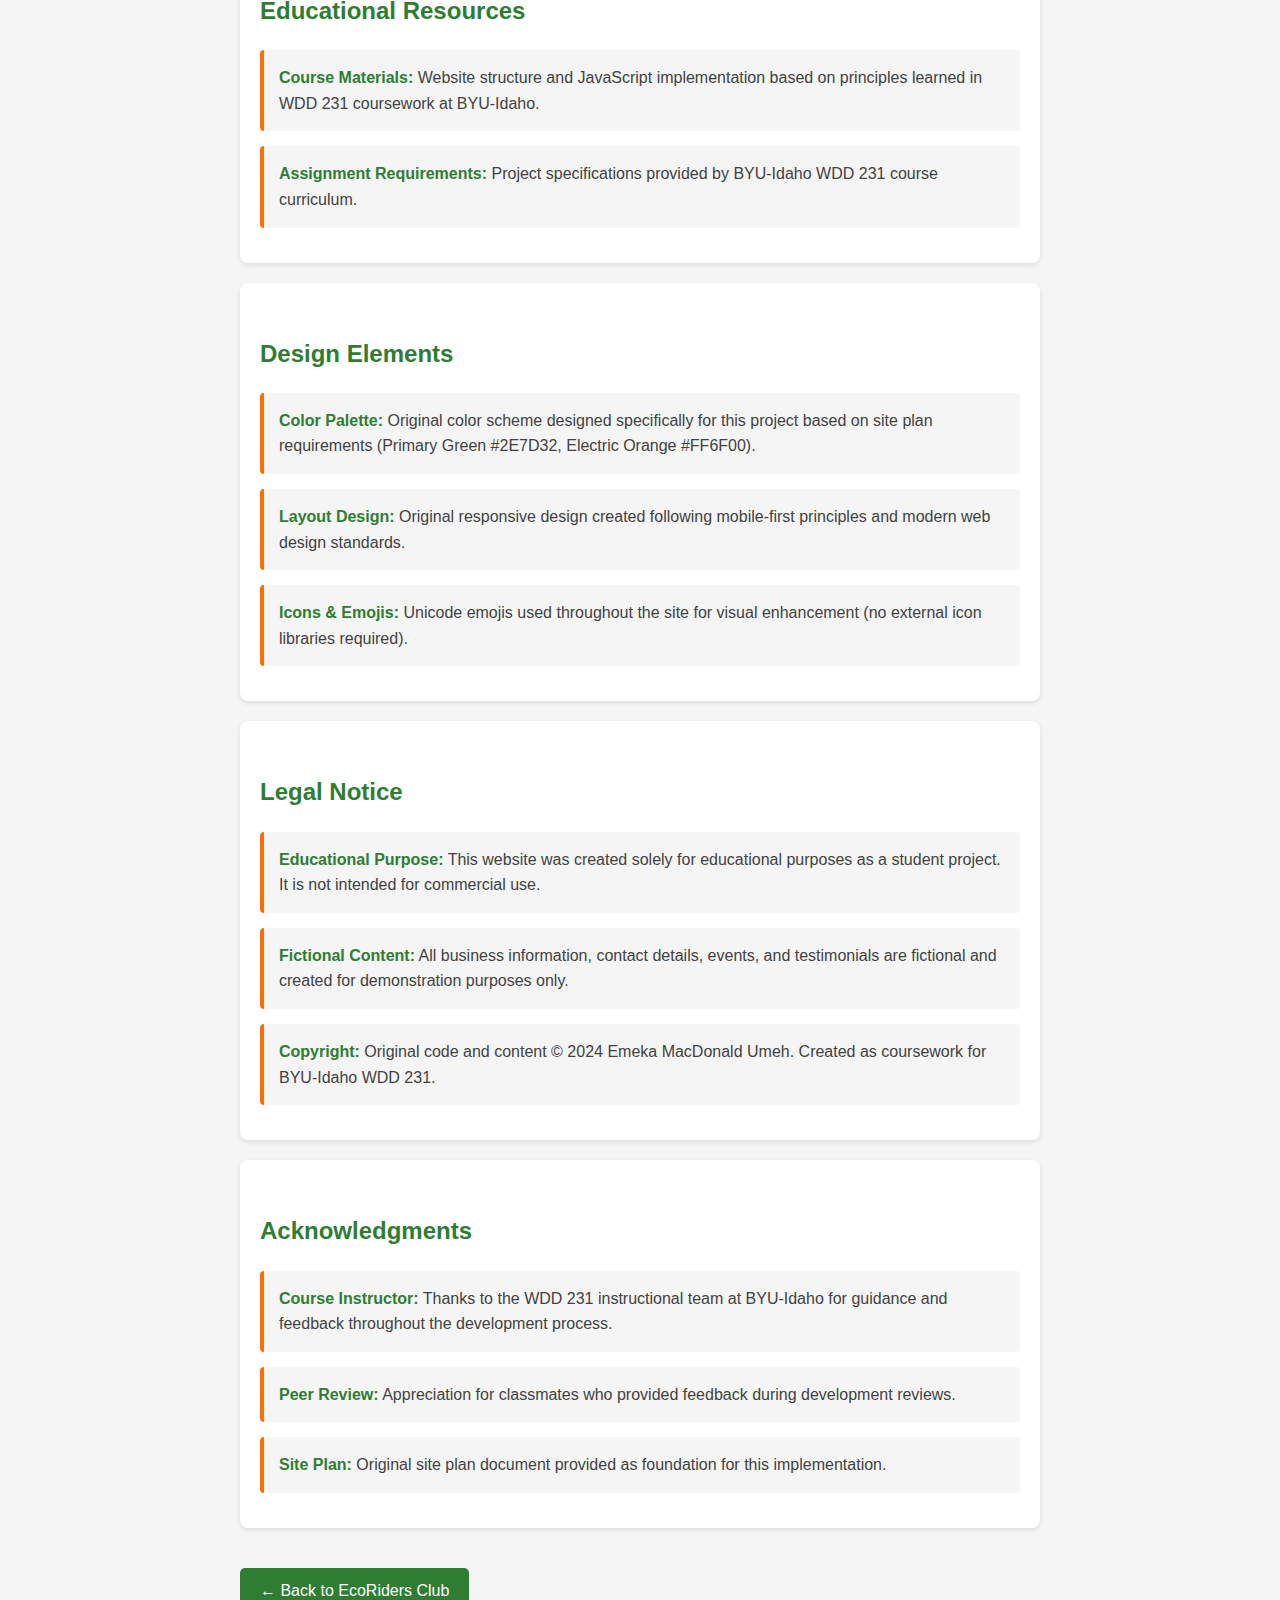
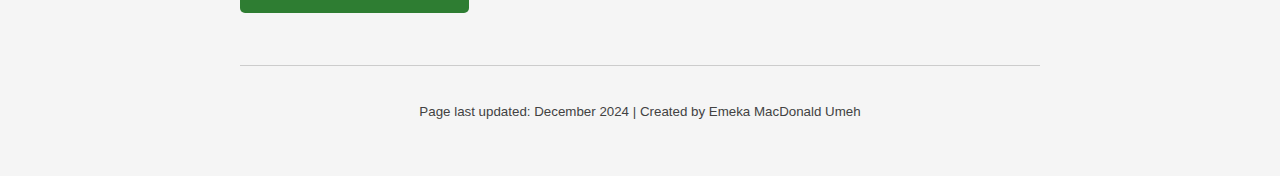
<file: ecoridersclub/attributions.html>
<!doctype html>
<html lang="en">
    <head>
        <meta charset="UTF-8" />
        <meta name="viewport" content="width=device-width, initial-scale=1.0" />
        <title>Attributions - EcoRiders Club</title>
        <meta name="author" content="Emeka MacDonald Umeh" />
        <link rel="icon" type="image/x-icon" href="images/favicon.ico" />
        <style>
            body {
                font-family: Arial, sans-serif;
                line-height: 1.6;
                max-width: 800px;
                margin: 0 auto;
                padding: 20px;
                background-color: #f5f5f5;
                color: #424242;
            }
            h1 {
                color: #2e7d32;
                border-bottom: 3px solid #ff6f00;
                padding-bottom: 10px;
            }
            h2 {
                color: #2e7d32;
                margin-top: 2rem;
            }
            .section {
                background: white;
                padding: 20px;
                margin: 20px 0;
                border-radius: 8px;
                box-shadow: 0 2px 5px rgba(0,0,0,0.1);
            }
            .attribution-item {
                margin: 15px 0;
                padding: 15px;
                background: #f5f5f5;
                border-left: 4px solid #ff6f00;
                border-radius: 4px;
            }
            .attribution-item strong {
                color: #2e7d32;
            }
            a {
                color: #ff6f00;
                text-decoration: none;
            }
            a:hover {
                color: #2e7d32;
                text-decoration: underline;
            }
            .back-link {
                display: inline-block;
                background: #2e7d32;
                color: white;
                padding: 10px 20px;
                border-radius: 5px;
                margin: 20px 0;
                text-decoration: none;
            }
            .back-link:hover {
                background: #ff6f00;
                color: white;
            }
        </style>
    </head>
    <body>
        <h1>Attributions & Credits</h1>

        <div class="section">
            <h2>Project Information</h2>
            <div class="attribution-item">
                <strong>Project:</strong> EcoRiders Club Website<br>
                <strong>Author:</strong> Emeka MacDonald Umeh<br>
                <strong>Course:</strong> WDD 231 - Web Frontend Development<br>
                <strong>Institution:</strong> Brigham Young University - Idaho<br>
                <strong>Semester:</strong> Fall 2024
            </div>
        </div>

        <div class="section">
            <h2>Content Sources</h2>

            <div class="attribution-item">
                <strong>Site Concept:</strong> Original concept based on provided site plan document for EcoRiders Club, an electric bike community website.
            </div>

            <div class="attribution-item">
                <strong>Ride Data:</strong> All ride information, locations, and details are fictional and created specifically for this educational project.
            </div>

            <div class="attribution-item">
                <strong>Member Information:</strong> All member names, testimonials, and personal information are fictional and created for demonstration purposes.
            </div>

            <div class="attribution-item">
                <strong>Business Information:</strong> Partner bike shops and contact information are fictional and created for educational purposes.
            </div>
        </div>

        <div class="section">
            <h2>Technical Resources</h2>

            <div class="attribution-item">
                <strong>Google Fonts:</strong>
                <a href="https://fonts.google.com/specimen/Raleway" target="_blank">Raleway</a> and
                <a href="https://fonts.google.com/specimen/Open+Sans" target="_blank">Open Sans</a> font families used under Open Font License.
            </div>

            <div class="attribution-item">
                <strong>CSS Techniques:</strong> Modern CSS features including Grid, Flexbox, and CSS Custom Properties used following
                <a href="https://developer.mozilla.org/en-US/" target="_blank">MDN Web Docs</a> best practices.
            </div>

            <div class="attribution-item">
                <strong>JavaScript Features:</strong> ES6+ modules, Fetch API, and modern JavaScript patterns implemented following
                <a href="https://developer.mozilla.org/en-US/docs/Web/JavaScript" target="_blank">MDN JavaScript Documentation</a>.
            </div>

            <div class="attribution-item">
                <strong>HTML5 Dialog Element:</strong> Modal implementation using native HTML5
                <a href="https://developer.mozilla.org/en-US/docs/Web/HTML/Element/dialog" target="_blank">dialog element</a>.
            </div>

            <div class="attribution-item">
                <strong>Local Storage API:</strong> Data persistence implemented using
                <a href="https://developer.mozilla.org/en-US/docs/Web/API/Window/localStorage" target="_blank">Web Storage API</a>.
            </div>
        </div>

        <div class="section">
            <h2>Educational Resources</h2>

            <div class="attribution-item">
                <strong>Course Materials:</strong> Website structure and JavaScript implementation based on principles learned in WDD 231 coursework at BYU-Idaho.
            </div>

            <div class="attribution-item">
                <strong>Assignment Requirements:</strong> Project specifications provided by BYU-Idaho WDD 231 course curriculum.
            </div>
        </div>

        <div class="section">
            <h2>Design Elements</h2>

            <div class="attribution-item">
                <strong>Color Palette:</strong> Original color scheme designed specifically for this project based on site plan requirements (Primary Green #2E7D32, Electric Orange #FF6F00).
            </div>

            <div class="attribution-item">
                <strong>Layout Design:</strong> Original responsive design created following mobile-first principles and modern web design standards.
            </div>

            <div class="attribution-item">
                <strong>Icons & Emojis:</strong> Unicode emojis used throughout the site for visual enhancement (no external icon libraries required).
            </div>
        </div>

        <div class="section">
            <h2>Legal Notice</h2>

            <div class="attribution-item">
                <strong>Educational Purpose:</strong> This website was created solely for educational purposes as a student project. It is not intended for commercial use.
            </div>

            <div class="attribution-item">
                <strong>Fictional Content:</strong> All business information, contact details, events, and testimonials are fictional and created for demonstration purposes only.
            </div>

            <div class="attribution-item">
                <strong>Copyright:</strong> Original code and content © 2024 Emeka MacDonald Umeh. Created as coursework for BYU-Idaho WDD 231.
            </div>
        </div>

        <div class="section">
            <h2>Acknowledgments</h2>

            <div class="attribution-item">
                <strong>Course Instructor:</strong> Thanks to the WDD 231 instructional team at BYU-Idaho for guidance and feedback throughout the development process.
            </div>

            <div class="attribution-item">
                <strong>Peer Review:</strong> Appreciation for classmates who provided feedback during development reviews.
            </div>

            <div class="attribution-item">
                <strong>Site Plan:</strong> Original site plan document provided as foundation for this implementation.
            </div>
        </div>

        <a href="index.html" class="back-link">← Back to EcoRiders Club</a>

        <div style="text-align: center; margin-top: 2rem; padding: 1rem; border-top: 1px solid #ccc;">
            <p><small>Page last updated: December 2024 | Created by Emeka MacDonald Umeh</small></p>
        </div>
    </body>
</html>
</file>
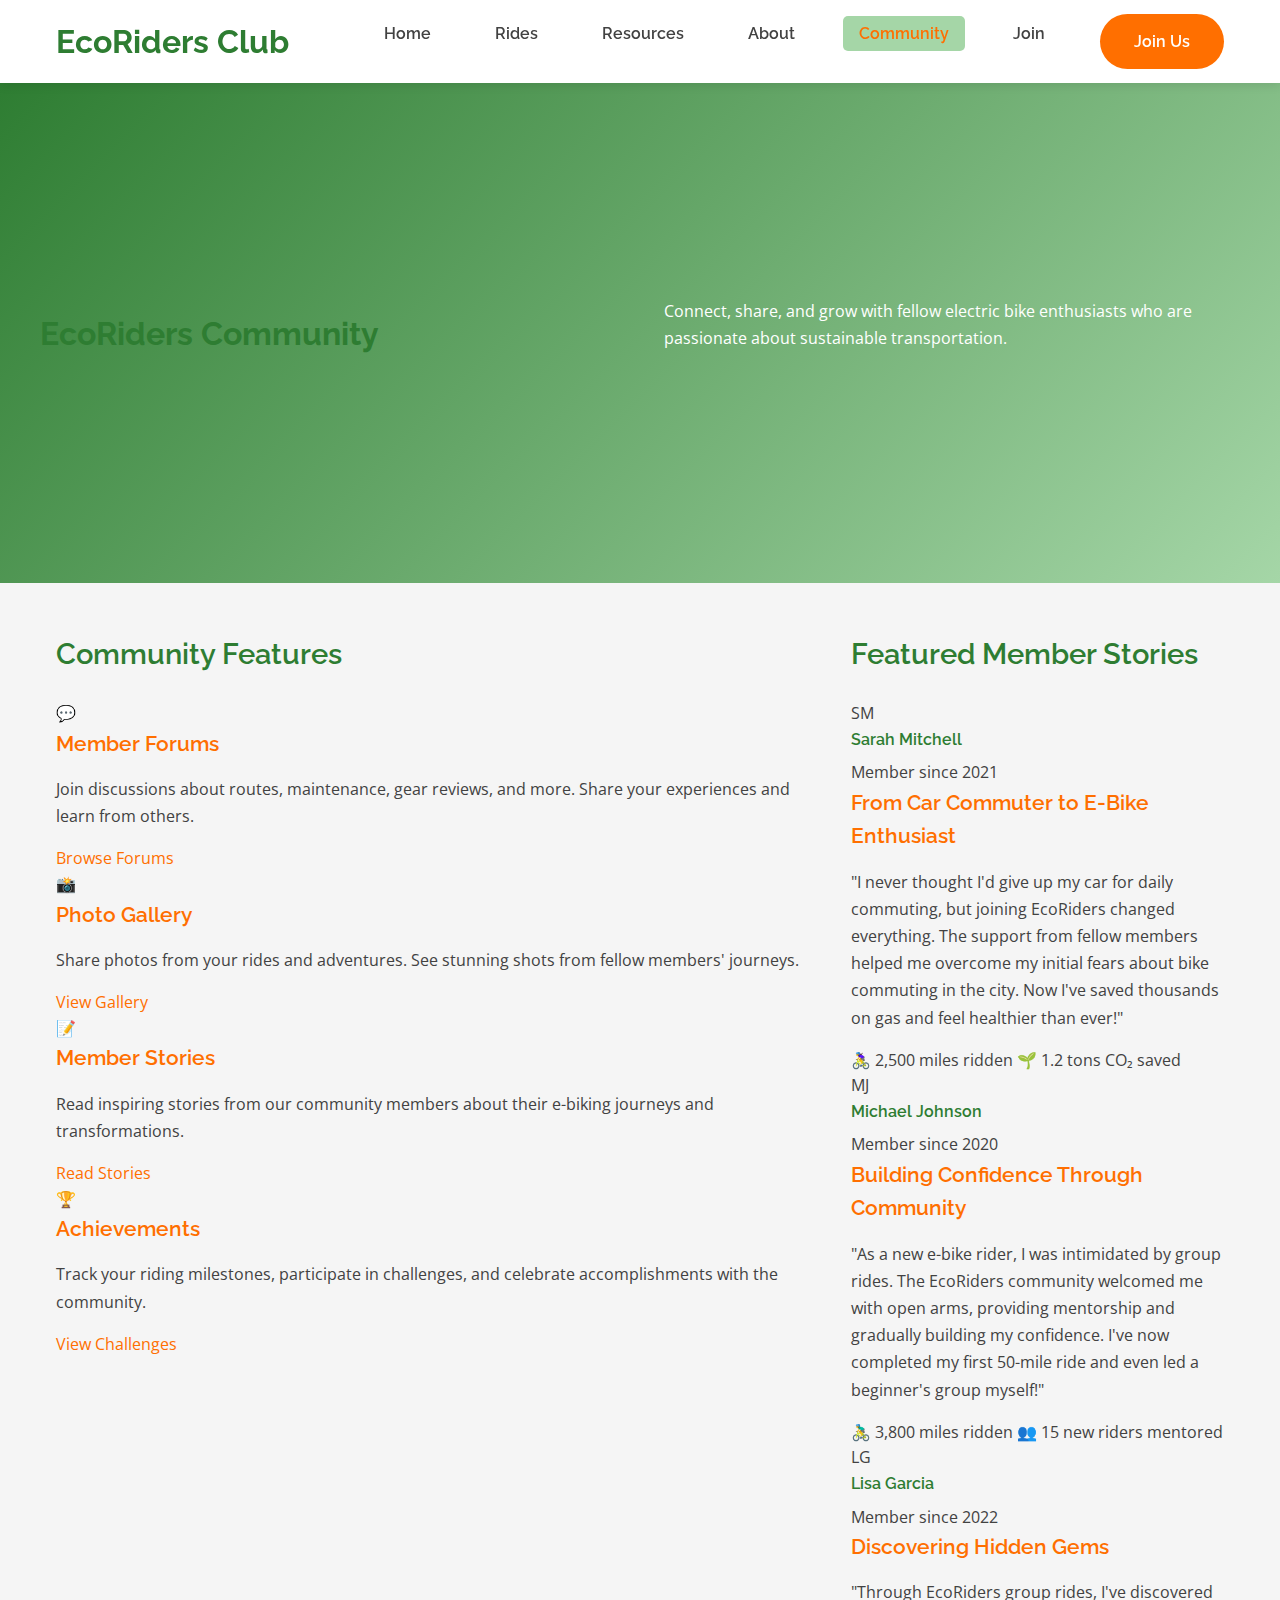
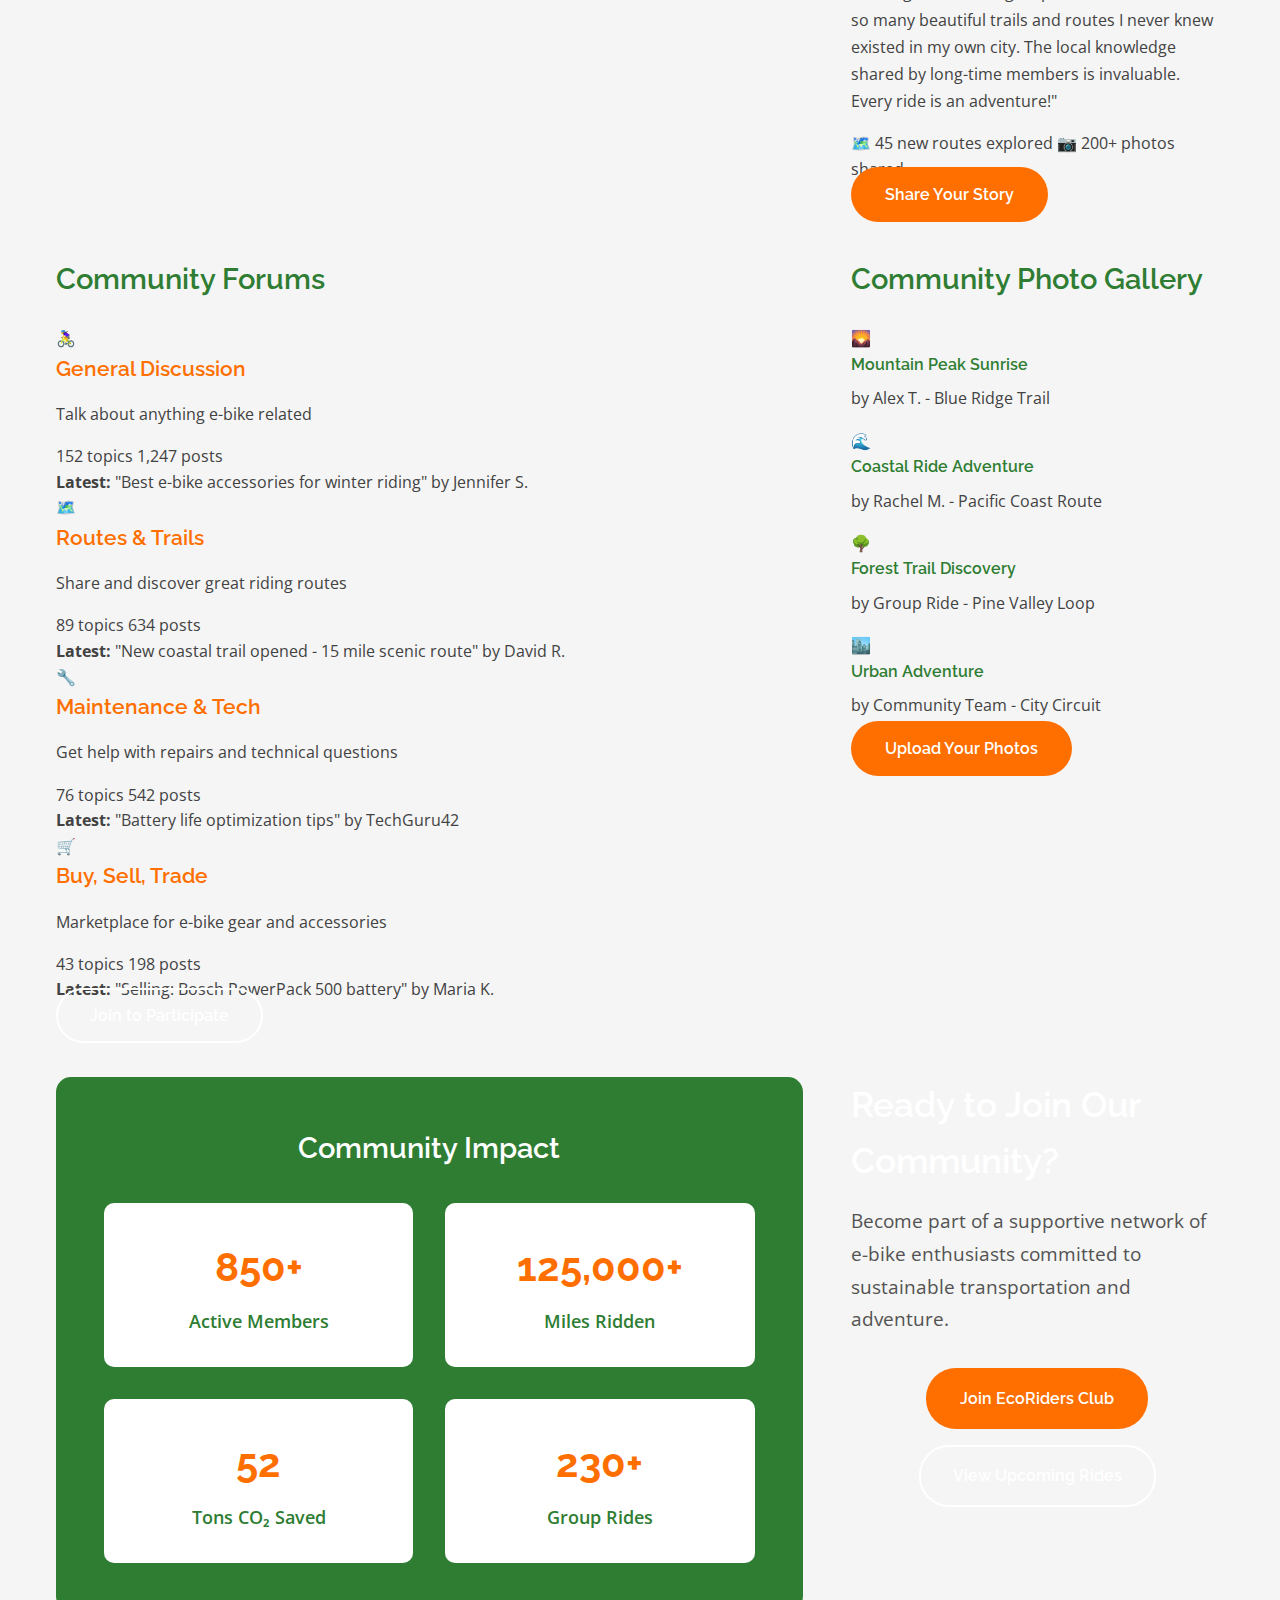
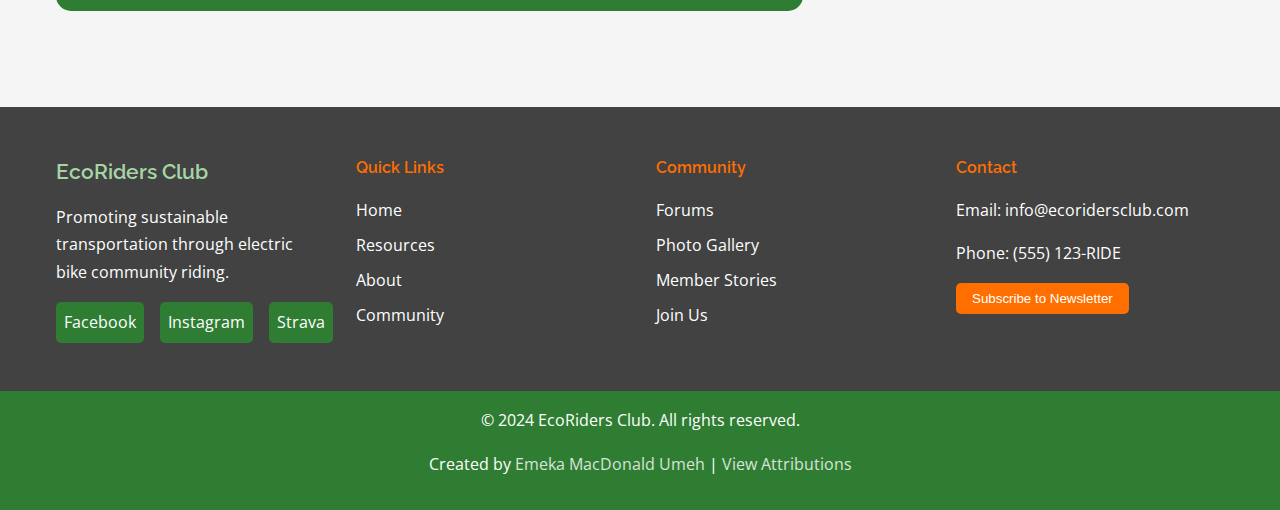
<file: ecoridersclub/community.html>
<!DOCTYPE html>
<html lang="en">
    <head>
        <meta charset="UTF-8" />
        <meta name="viewport" content="width=device-width, initial-scale=1.0" />
        <title>Community - EcoRiders Club</title>
        <meta
            name="description"
            content="Connect with EcoRiders Club community members, share stories, and engage in discussions about electric biking and sustainable transportation."
        />
        <meta name="author" content="Emeka MacDonald Umeh" />
        <meta property="og:title" content="Community - EcoRiders Club" />
        <meta
            property="og:description"
            content="Connect with EcoRiders Club community members, share stories, and engage in discussions about electric biking and sustainable transportation."
        />
        <meta property="og:image" content="images/ecoridersclub-og.jpg" />
        <meta property="og:url" content="https://ecoridersclub.com/community.html" />
        <meta property="og:type" content="website" />
        <link rel="stylesheet" href="css/styles.css" />
    </head>
    <body>
        <!-- Header -->
        <header class="header">
            <nav class="navbar">
                <div class="nav-container">
                    <div class="nav-brand">
                        <h1>EcoRiders Club</h1>
                    </div>

                    <!-- Mobile menu button -->
                    <div class="mobile-menu-btn" id="mobile-menu-btn">
                        <span></span>
                        <span></span>
                        <span></span>
                    </div>

                    <!-- Navigation menu -->
                    <ul class="nav-menu" id="nav-menu">
                        <li class="nav-item">
                            <a href="index.html" class="nav-link">Home</a>
                        </li>
                        <li class="nav-item">
                            <a href="index.html#rides" class="nav-link">Rides</a>
                        </li>
                        <li class="nav-item">
                            <a href="resources.html" class="nav-link">Resources</a>
                        </li>
                        <li class="nav-item">
                            <a href="about.html" class="nav-link">About</a>
                        </li>
                        <li class="nav-item">
                            <a href="community.html" class="nav-link active">Community</a>
                        </li>
                        <li class="nav-item">
                            <a href="join.html" class="nav-link">Join</a>
                        </li>
                    </ul>

                    <!-- CTA Button -->
                    <div class="nav-cta">
                        <a href="join.html" class="cta-button primary">Join Us</a>
                    </div>
                </div>
            </nav>
        </header>

        <!-- Hero Section -->
        <section class="hero community-hero">
            <div class="hero-content">
                <h1>EcoRiders Community</h1>
                <p>Connect, share, and grow with fellow electric bike enthusiasts who are passionate about sustainable transportation.</p>
            </div>
        </section>

        <!-- Main Content -->
        <main class="main-content">
            <div class="container">
                <div class="content-wrapper">
                    <!-- Community Features -->
                    <section class="features-section">
                        <h2>Community Features</h2>
                        <div class="features-grid">
                            <div class="feature-card">
                                <div class="feature-icon">💬</div>
                                <h3>Member Forums</h3>
                                <p>Join discussions about routes, maintenance, gear reviews, and more. Share your experiences and learn from others.</p>
                                <a href="#forums" class="feature-link">Browse Forums</a>
                            </div>
                            <div class="feature-card">
                                <div class="feature-icon">📸</div>
                                <h3>Photo Gallery</h3>
                                <p>Share photos from your rides and adventures. See stunning shots from fellow members' journeys.</p>
                                <a href="#gallery" class="feature-link">View Gallery</a>
                            </div>
                            <div class="feature-card">
                                <div class="feature-icon">📝</div>
                                <h3>Member Stories</h3>
                                <p>Read inspiring stories from our community members about their e-biking journeys and transformations.</p>
                                <a href="#stories" class="feature-link">Read Stories</a>
                            </div>
                            <div class="feature-card">
                                <div class="feature-icon">🏆</div>
                                <h3>Achievements</h3>
                                <p>Track your riding milestones, participate in challenges, and celebrate accomplishments with the community.</p>
                                <a href="#achievements" class="feature-link">View Challenges</a>
                            </div>
                        </div>
                    </section>

                    <!-- Member Stories -->
                    <section class="stories-section" id="stories">
                        <h2>Featured Member Stories</h2>
                        <div class="stories-grid">
                            <article class="story-card">
                                <div class="story-author">
                                    <div class="author-photo">SM</div>
                                    <div class="author-info">
                                        <h4>Sarah Mitchell</h4>
                                        <span class="member-since">Member since 2021</span>
                                    </div>
                                </div>
                                <h3>From Car Commuter to E-Bike Enthusiast</h3>
                                <p>"I never thought I'd give up my car for daily commuting, but joining EcoRiders changed everything. The support from fellow members helped me overcome my initial fears about bike commuting in the city. Now I've saved thousands on gas and feel healthier than ever!"</p>
                                <div class="story-stats">
                                    <span></span>🚴‍♀️ 2,500 miles ridden</span>
                                    <span>🌱 1.2 tons CO₂ saved</span>
                                </div>
                            </article>

                            <article class="story-card">
                                <div class="story-author">
                                    <div class="author-photo">MJ</div>
                                    <div class="author-info">
                                        <h4>Michael Johnson</h4>
                                        <span class="member-since">Member since 2020</span>
                                    </div>
                                </div>
                                <h3>Building Confidence Through Community</h3>
                                <p>"As a new e-bike rider, I was intimidated by group rides. The EcoRiders community welcomed me with open arms, providing mentorship and gradually building my confidence. I've now completed my first 50-mile ride and even led a beginner's group myself!"</p>
                                <div class="story-stats">
                                    <span>🚴‍♂️ 3,800 miles ridden</span>
                                    <span>👥 15 new riders mentored</span>
                                </div>
                            </article>

                            <article class="story-card">
                                <div class="story-author">
                                    <div class="author-photo">LG</div>
                                    <div class="author-info">
                                        <h4>Lisa Garcia</h4>
                                        <span class="member-since">Member since 2022</span>
                                    </div>
                                </div>
                                <h3>Discovering Hidden Gems</h3>
                                <p>"Through EcoRiders group rides, I've discovered so many beautiful trails and routes I never knew existed in my own city. The local knowledge shared by long-time members is invaluable. Every ride is an adventure!"</p>
                                <div class="story-stats">
                                    <span>🗺️ 45 new routes explored</span>
                                    <span>📷 200+ photos shared</span>
                                </div>
                            </article>
                        </div>
                        <div class="section-cta">
                            <a href="join.html" class="cta-button primary">Share Your Story</a>
                        </div>
                    </section>

                    <!-- Community Forums -->
                    <section class="forums-section" id="forums">
                        <h2>Community Forums</h2>
                        <div class="forums-grid">
                            <div class="forum-category">
                                <div class="forum-icon">🚴‍♀️</div>
                                <h3>General Discussion</h3>
                                <p>Talk about anything e-bike related</p>
                                <div class="forum-stats">
                                    <span>152 topics</span>
                                    <span>1,247 posts</span>
                                </div>
                                <div class="recent-post">
                                    <strong>Latest:</strong> "Best e-bike accessories for winter riding" by Jennifer S.
                                </div>
                            </div>

                            <div class="forum-category">
                                <div class="forum-icon">🗺️</div>
                                <h3>Routes & Trails</h3>
                                <p>Share and discover great riding routes</p>
                                <div class="forum-stats">
                                    <span>89 topics</span>
                                    <span>634 posts</span>
                                </div>
                                <div class="recent-post">
                                    <strong>Latest:</strong> "New coastal trail opened - 15 mile scenic route" by David R.
                                </div>
                            </div>

                            <div class="forum-category">
                                <div class="forum-icon">🔧</div>
                                <h3>Maintenance & Tech</h3>
                                <p>Get help with repairs and technical questions</p>
                                <div class="forum-stats">
                                    <span>76 topics</span>
                                    <span>542 posts</span>
                                </div>
                                <div class="recent-post">
                                    <strong>Latest:</strong> "Battery life optimization tips" by TechGuru42
                                </div>
                            </div>

                            <div class="forum-category">
                                <div class="forum-icon">🛒</div>
                                <h3>Buy, Sell, Trade</h3>
                                <p>Marketplace for e-bike gear and accessories</p>
                                <div class="forum-stats">
                                    <span>43 topics</span>
                                    <span>198 posts</span>
                                </div>
                                <div class="recent-post">
                                    <strong>Latest:</strong> "Selling: Bosch PowerPack 500 battery" by Maria K.
                                </div>
                            </div>
                        </div>
                        <div class="section-cta">
                            <a href="join.html" class="cta-button secondary">Join to Participate</a>
                        </div>
                    </section>

                    <!-- Photo Gallery -->
                    <section class="gallery-section" id="gallery">
                        <h2>Community Photo Gallery</h2>
                        <div class="gallery-grid">
                            <div class="gallery-item">
                                <div class="gallery-photo">
                                    <div class="photo-placeholder">🌄</div>
                                </div>
                                <div class="photo-info">
                                    <h4>Mountain Peak Sunrise</h4>
                                    <p>by Alex T. - Blue Ridge Trail</p>
                                </div>
                            </div>
                            <div class="gallery-item">
                                <div class="gallery-photo">
                                    <div class="photo-placeholder">🌊</div>
                                </div>
                                <div class="photo-info">
                                    <h4>Coastal Ride Adventure</h4>
                                    <p>by Rachel M. - Pacific Coast Route</p>
                                </div>
                            </div>
                            <div class="gallery-item">
                                <div class="gallery-photo">
                                    <div class="photo-placeholder">🌳</div>
                                </div>
                                <div class="photo-info">
                                    <h4>Forest Trail Discovery</h4>
                                    <p>by Group Ride - Pine Valley Loop</p>
                                </div>
                            </div>
                            <div class="gallery-item">
                                <div class="gallery-photo">
                                    <div class="photo-placeholder">🏙️</div>
                                </div>
                                <div class="photo-info">
                                    <h4>Urban Adventure</h4>
                                    <p>by Community Team - City Circuit</p>
                                </div>
                            </div>
                        </div>
                        <div class="section-cta">
                            <a href="join.html" class="cta-button primary">Upload Your Photos</a>
                        </div>
                    </section>

                    <!-- Community Stats -->
                    <section class="stats-section">
                        <h2>Community Impact</h2>
                        <div class="stats-grid">
                            <div class="stat-card">
                                <div class="stat-number">850+</div>
                                <div class="stat-label">Active Members</div>
                            </div>
                            <div class="stat-card">
                                <div class="stat-number">125,000+</div>
                                <div class="stat-label">Miles Ridden</div>
                            </div>
                            <div class="stat-card">
                                <div class="stat-number">52</div>
                                <div class="stat-label">Tons CO₂ Saved</div>
                            </div>
                            <div class="stat-card">
                                <div class="stat-number">230+</div>
                                <div class="stat-label">Group Rides</div>
                            </div>
                        </div>
                    </section>

                    <!-- Join CTA -->
                    <section class="join-cta-section">
                        <div class="cta-content">
                            <h2>Ready to Join Our Community?</h2>
                            <p>Become part of a supportive network of e-bike enthusiasts committed to sustainable transportation and adventure.</p>
                            <div class="cta-buttons">
                                <a href="join.html" class="cta-button primary">Join EcoRiders Club</a>
                                <a href="index.html#rides" class="cta-button secondary">View Upcoming Rides</a>
                            </div>
                        </div>
                    </section>
                </div>
            </div>
        </main>

        <!-- Footer -->
        <footer class="footer">
            <div class="footer-content">
                <div class="footer-section">
                    <h3>EcoRiders Club</h3>
                    <p>Promoting sustainable transportation through electric bike community riding.</p>
                    <div class="social-links">
                        <a href="#" class="social-link">Facebook</a>
                        <a href="#" class="social-link">Instagram</a>
                        <a href="#" class="social-link">Strava</a>
                    </div>
                </div>

                <div class="footer-section">
                    <h4>Quick Links</h4>
                    <ul class="footer-links">
                        <li><a href="index.html">Home</a></li>
                        <li><a href="resources.html">Resources</a></li>
                        <li><a href="about.html">About</a></li>
                        <li><a href="community.html">Community</a></li>
                    </ul>
                </div>

                <div class="footer-section">
                    <h4>Community</h4>
                    <ul class="footer-links">
                        <li><a href="#forums">Forums</a></li>
                        <li><a href="#gallery">Photo Gallery</a></li>
                        <li><a href="#stories">Member Stories</a></li>
                        <li><a href="join.html">Join Us</a></li>
                    </ul>
                </div>

                <div class="footer-section">
                    <h4>Contact</h4>
                    <p>Email: info@ecoridersclub.com</p>
                    <p>Phone: (555) 123-RIDE</p>
                    <div class="newsletter-signup">
                        <button class="newsletter-btn">Subscribe to Newsletter</button>
                    </div>
                </div>
            </div>

            <div class="footer-bottom">
                <p>&copy; 2024 EcoRiders Club. All rights reserved.</p>
                <p>
                    Created by
                    <a href="attributions.html" class="attribution-link">Emeka MacDonald Umeh</a> |
                    <a href="attributions.html" class="attribution-link">View Attributions</a>
                </p>
            </div>
        </footer>

        <!-- JavaScript -->
        <script src="js/main.js"></script>
    </body>
</html>
</file>
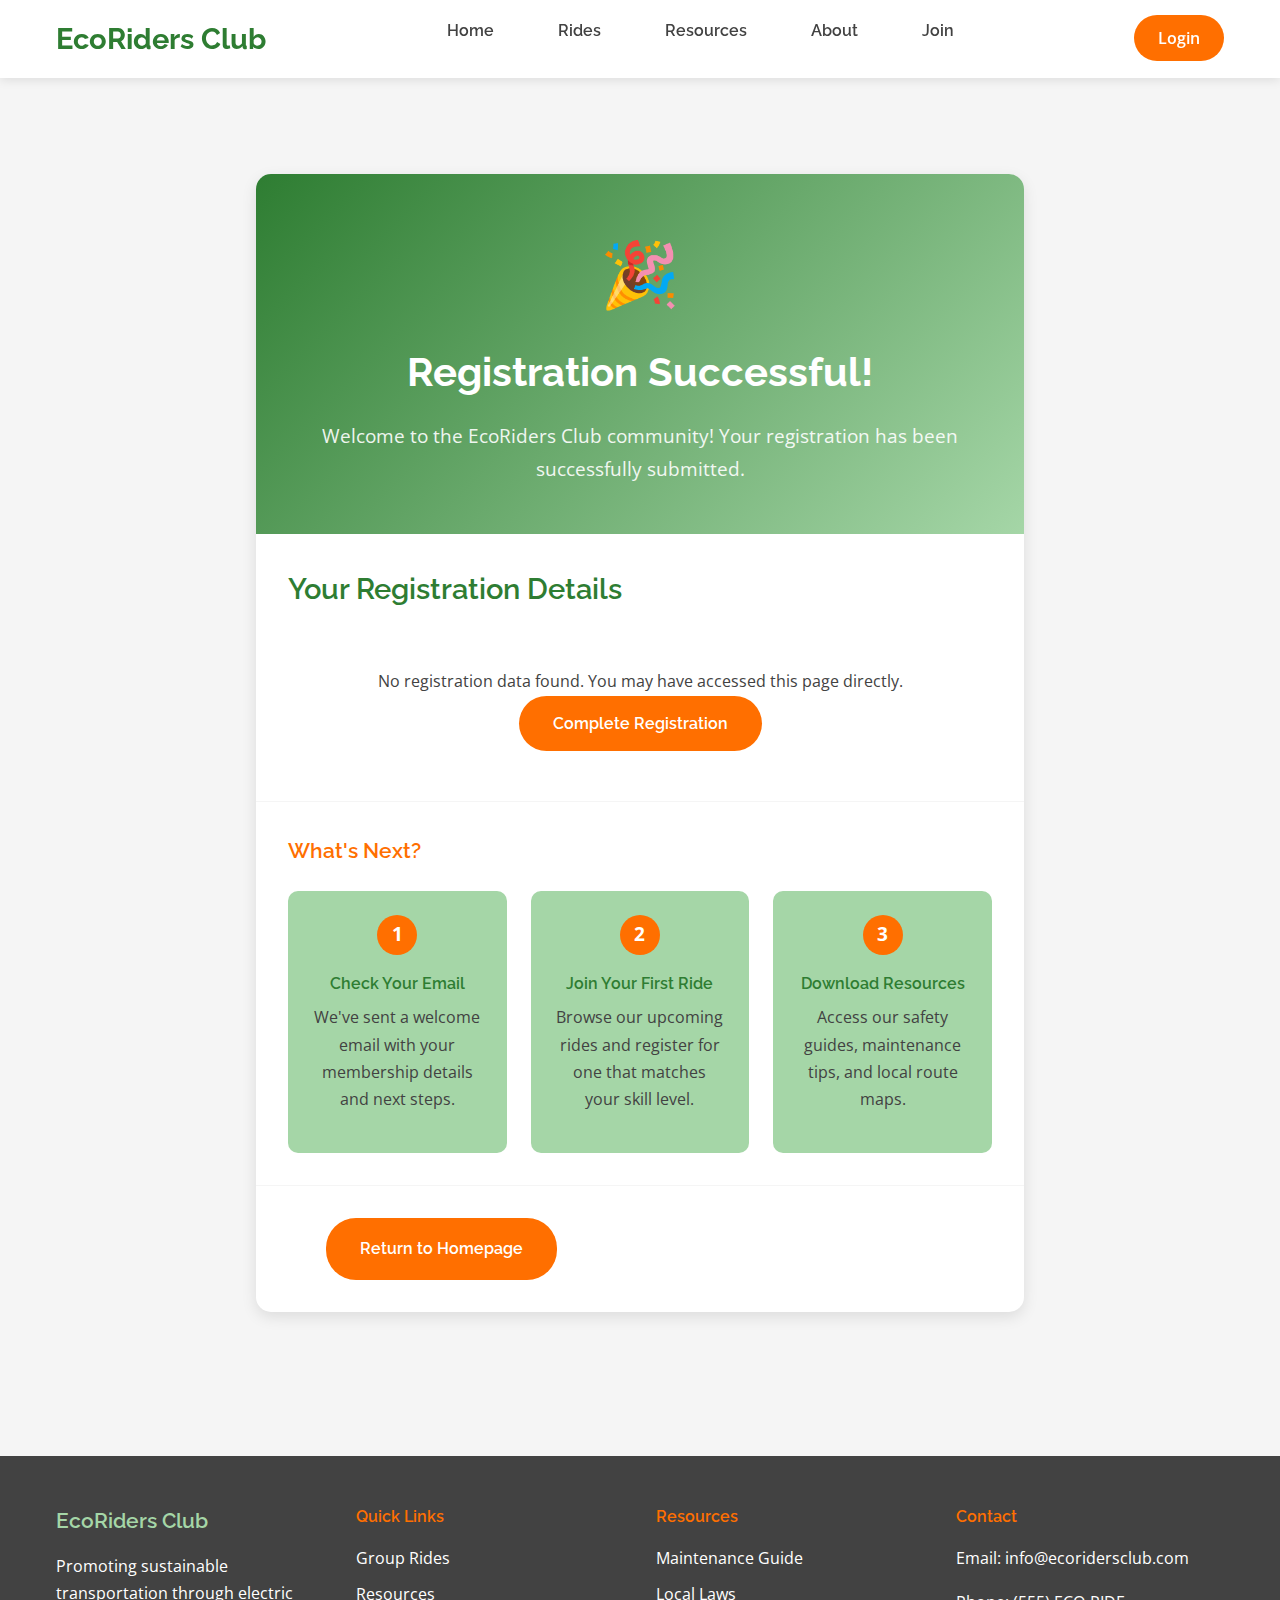
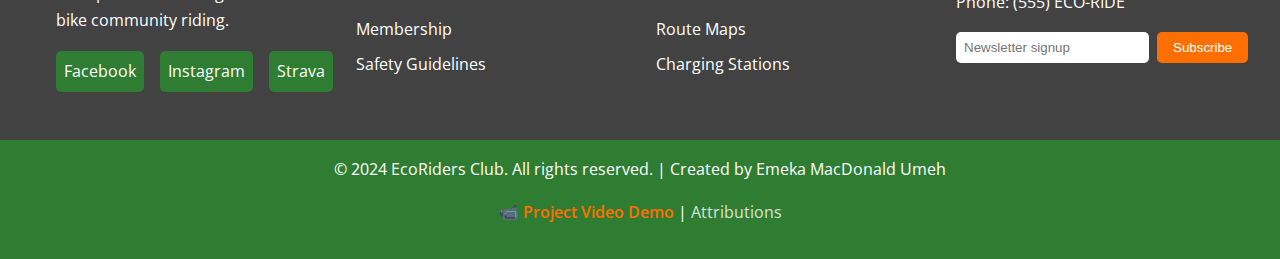
<file: ecoridersclub/form-success.html>
<!doctype html>
<html lang="en">
    <head>
        <meta charset="UTF-8" />
        <meta name="viewport" content="width=device-width, initial-scale=1.0" />
        <title>Registration Successful - EcoRiders Club</title>
        <meta
            name="description"
            content="Your registration has been successfully submitted to EcoRiders Club."
        />
        <meta name="author" content="Emeka MacDonald Umeh" />
        <link rel="icon" type="image/x-icon" href="images/favicon.ico" />
        <link rel="stylesheet" href="css/styles.css" />
        <link rel="preconnect" href="https://fonts.googleapis.com" />
        <link rel="preconnect" href="https://fonts.gstatic.com" crossorigin />
        <link
            href="https://fonts.googleapis.com/css2?family=Raleway:wght@300;400;600;700&family=Open+Sans:wght@300;400;600&display=swap"
            rel="stylesheet"
        />
    </head>
    <body>
        <!-- Navigation Header -->
        <header class="header">
            <nav class="navbar">
                <div class="nav-container">
                    <div class="nav-logo">
                        <h1 class="logo-text">EcoRiders Club</h1>
                    </div>

                    <!-- Mobile Menu Toggle -->
                    <div class="mobile-menu-toggle" id="mobile-menu">
                        <span class="bar"></span>
                        <span class="bar"></span>
                        <span class="bar"></span>
                    </div>

                    <!-- Navigation Menu -->
                    <ul class="nav-menu" id="nav-menu">
                        <li class="nav-item">
                            <a href="index.html" class="nav-link">Home</a>
                        </li>
                        <li class="nav-item">
                            <a href="index.html#rides" class="nav-link">Rides</a>
                        </li>
                        <li class="nav-item">
                            <a href="resources.html" class="nav-link">Resources</a>
                        </li>
                        <li class="nav-item">
                            <a href="about.html" class="nav-link">About</a>
                        </li>
                        <li class="nav-item">
                            <a href="index.html#membership" class="nav-link">Join</a>
                        </li>
                    </ul>

                    <div class="nav-login">
                        <a href="#login" class="login-btn">Login</a>
                    </div>
                </div>
            </nav>
        </header>

        <!-- Success Page Content -->
        <main class="main-content">
            <div class="success-wrapper">
                <section class="success-section">
                    <div class="success-header">
                        <div class="success-icon">🎉</div>
                        <h1>Registration Successful!</h1>
                        <p class="success-subtitle">
                            Welcome to the EcoRiders Club community! Your registration has been successfully submitted.
                        </p>
                    </div>

                    <div class="form-data-display" id="form-data">
                        <h2>Your Registration Details</h2>
                        <div class="data-grid" id="data-grid">
                            <!-- Form data will be displayed here via JavaScript -->
                        </div>
                    </div>

                    <div class="next-steps">
                        <h3>What's Next?</h3>
                        <div class="steps-grid">
                            <div class="step-card">
                                <div class="step-number">1</div>
                                <h4>Check Your Email</h4>
                                <p>We've sent a welcome email with your membership details and next steps.</p>
                            </div>

                            <div class="step-card">
                                <div class="step-number">2</div>
                                <h4>Join Your First Ride</h4>
                                <p>Browse our upcoming rides and register for one that matches your skill level.</p>
                            </div>

                            <div class="step-card">
                                <div class="step-number">3</div>
                                <h4>Download Resources</h4>
                                <p>Access our safety guides, maintenance tips, and local route maps.</p>
                            </div>
                        </div>
                    </div>

                    <div class="success-actions">
                        <a href="index.html" class="cta-button primary">Return to Homepage</a>
                        <a href="index.html#rides" class="cta-button secondary">Browse Rides</a>
                        <a href="resources.html" class="cta-button secondary">View Resources</a>
                    </div>
                </section>
            </div>
        </main>

        <!-- Footer -->
        <footer class="footer">
            <div class="footer-content">
                <div class="footer-section">
                    <h3>EcoRiders Club</h3>
                    <p>
                        Promoting sustainable transportation through electric
                        bike community riding.
                    </p>
                    <div class="social-links">
                        <a href="#" class="social-link">Facebook</a>
                        <a href="#" class="social-link">Instagram</a>
                        <a href="#" class="social-link">Strava</a>
                    </div>
                </div>

                <div class="footer-section">
                    <h4>Quick Links</h4>
                    <ul class="footer-links">
                        <li><a href="index.html#rides">Group Rides</a></li>
                        <li><a href="resources.html">Resources</a></li>
                        <li><a href="index.html#membership">Membership</a></li>
                        <li><a href="resources.html#safety">Safety Guidelines</a></li>
                    </ul>
                </div>

                <div class="footer-section">
                    <h4>Resources</h4>
                    <ul class="footer-links">
                        <li><a href="resources.html#maintenance">Maintenance Guide</a></li>
                        <li><a href="resources.html#legal">Local Laws</a></li>
                        <li><a href="#routes">Route Maps</a></li>
                        <li><a href="#charging">Charging Stations</a></li>
                    </ul>
                </div>

                <div class="footer-section">
                    <h4>Contact</h4>
                    <p>Email: info@ecoridersclub.com</p>
                    <p>Phone: (555) ECO-RIDE</p>
                    <div class="newsletter-signup">
                        <input
                            type="email"
                            placeholder="Newsletter signup"
                            class="newsletter-input"
                        />
                        <button class="newsletter-btn">Subscribe</button>
                    </div>
                </div>
            </div>

            <div class="footer-bottom">
                <p>
                    &copy; 2024 EcoRiders Club. All rights reserved. | Created
                    by Emeka MacDonald Umeh
                </p>
                <p>
                    <a href="#" id="video-link" class="video-link"
                        >📹 Project Video Demo</a
                    >
                    |
                    <a href="attributions.html" class="attribution-link"
                        >Attributions</a
                    >
                </p>
            </div>
        </footer>

        <script type="module">
            // Display form data from URL parameters or localStorage
            document.addEventListener('DOMContentLoaded', function() {
                displayFormData();

                // Clean up URL parameters after displaying data
                if (window.history.replaceState) {
                    window.history.replaceState({}, document.title, window.location.pathname);
                }
            });

            function displayFormData() {
                const dataGrid = document.getElementById('data-grid');

                // Try to get data from URL parameters first
                const urlParams = new URLSearchParams(window.location.search);
                let formData = {};

                // Collect all URL parameters
                for (const [key, value] of urlParams) {
                    formData[key] = value;
                }

                // If no URL parameters, try localStorage
                if (Object.keys(formData).length === 0) {
                    const storedData = localStorage.getItem('ecoridersclub_last_registration');
                    if (storedData) {
                        try {
                            formData = JSON.parse(storedData);
                        } catch (e) {
                            console.error('Error parsing stored form data:', e);
                        }
                    }
                }

                if (Object.keys(formData).length === 0) {
                    dataGrid.innerHTML = `
                        <div class="no-data">
                            <p>No registration data found. You may have accessed this page directly.</p>
                            <a href="index.html#membership" class="cta-button primary">Complete Registration</a>
                        </div>
                    `;
                    return;
                }

                // Format and display the data
                const fieldLabels = {
                    'name': 'Full Name',
                    'email': 'Email Address',
                    'phone': 'Phone Number',
                    'experience': 'E-Bike Experience',
                    'safety-pledge': 'Safety Agreement',
                    'rider-name': 'Rider Name',
                    'rider-email': 'Email Address',
                    'rider-phone': 'Phone Number',
                    'emergency-contact': 'Emergency Contact',
                    'safety-agreement': 'Safety Agreement'
                };

                let dataHTML = '';

                for (const [key, value] of Object.entries(formData)) {
                    if (key === 'safety-pledge' || key === 'safety-agreement') {
                        continue; // Skip checkbox values for display
                    }

                    const label = fieldLabels[key] || key.replace(/-/g, ' ').replace(/\b\w/g, l => l.toUpperCase());
                    let displayValue = value;

                    // Format specific values
                    if (key === 'experience') {
                        const experienceMap = {
                            'beginner': 'New to E-Bikes',
                            'some': 'Some Experience',
                            'experienced': 'Very Experienced'
                        };
                        displayValue = experienceMap[value] || value;
                    }

                    dataHTML += `
                        <div class="data-item">
                            <strong class="data-label">${label}:</strong>
                            <span class="data-value">${displayValue}</span>
                        </div>
                    `;
                }

                if (formData['safety-pledge'] || formData['safety-agreement']) {
                    dataHTML += `
                        <div class="data-item">
                            <strong class="data-label">Safety Agreement:</strong>
                            <span class="data-value">✅ Agreed to follow all safety guidelines</span>
                        </div>
                    `;
                }

                dataGrid.innerHTML = dataHTML;

                // Store for future reference and clear after use
                localStorage.removeItem('ecoridersclub_last_registration');
            }
        </script>

        <style>
            .success-wrapper {
                max-width: 800px;
                margin: 0 auto;
                padding: 3rem 1rem;
            }

            .success-section {
                background: var(--white);
                border-radius: 15px;
                box-shadow: 0 5px 15px var(--shadow);
                overflow: hidden;
            }

            .success-header {
                background: linear-gradient(135deg, var(--primary-green), var(--light-green));
                color: var(--white);
                text-align: center;
                padding: 3rem 2rem;
            }

            .success-icon {
                font-size: 4em;
                margin-bottom: 1rem;
            }

            .success-header h1 {
                color: var(--white);
                font-size: 2.5em;
                margin-bottom: 1rem;
            }

            .success-subtitle {
                font-size: 1.2em;
                opacity: 0.9;
                margin: 0;
            }

            .form-data-display {
                padding: 2rem;
                border-bottom: 1px solid var(--light-gray);
            }

            .data-grid {
                display: grid;
                gap: 1rem;
                margin-top: 1.5rem;
            }

            .data-item {
                display: flex;
                padding: 1rem;
                background: var(--light-gray);
                border-radius: 8px;
                border-left: 4px solid var(--accent-orange);
            }

            .data-label {
                color: var(--primary-green);
                min-width: 150px;
                margin-right: 1rem;
            }

            .data-value {
                flex: 1;
                color: var(--dark-gray);
            }

            .no-data {
                text-align: center;
                padding: 2rem;
                color: var(--dark-gray);
            }

            .next-steps {
                padding: 2rem;
                border-bottom: 1px solid var(--light-gray);
            }

            .steps-grid {
                display: grid;
                grid-template-columns: repeat(auto-fit, minmax(200px, 1fr));
                gap: 1.5rem;
                margin-top: 1.5rem;
            }

            .step-card {
                background: var(--light-green);
                padding: 1.5rem;
                border-radius: 10px;
                text-align: center;
                position: relative;
            }

            .step-number {
                background: var(--accent-orange);
                color: var(--white);
                width: 40px;
                height: 40px;
                border-radius: 50%;
                display: flex;
                align-items: center;
                justify-content: center;
                font-weight: 700;
                font-size: 1.2em;
                margin: 0 auto 1rem auto;
            }

            .step-card h4 {
                color: var(--primary-green);
                margin-bottom: 0.5rem;
            }

            .success-actions {
                padding: 2rem;
                display: flex;
                gap: 1rem;
                justify-content: center;
                flex-wrap: wrap;
            }

            @media (max-width: 768px) {
                .success-wrapper {
                    padding: 2rem 1rem;
                }

                .success-header {
                    padding: 2rem 1rem;
                }

                .success-header h1 {
                    font-size: 2em;
                }

                .form-data-display,
                .next-steps,
                .success-actions {
                    padding: 1.5rem;
                }

                .data-item {
                    flex-direction: column;
                    gap: 0.5rem;
                }

                .data-label {
                    min-width: auto;
                    margin-right: 0;
                }

                .steps-grid {
                    grid-template-columns: 1fr;
                }

                .success-actions {
                    flex-direction: column;
                }
            }
        </style>

        <script src="js/main.js"></script>
    </body>
</html>
</file>
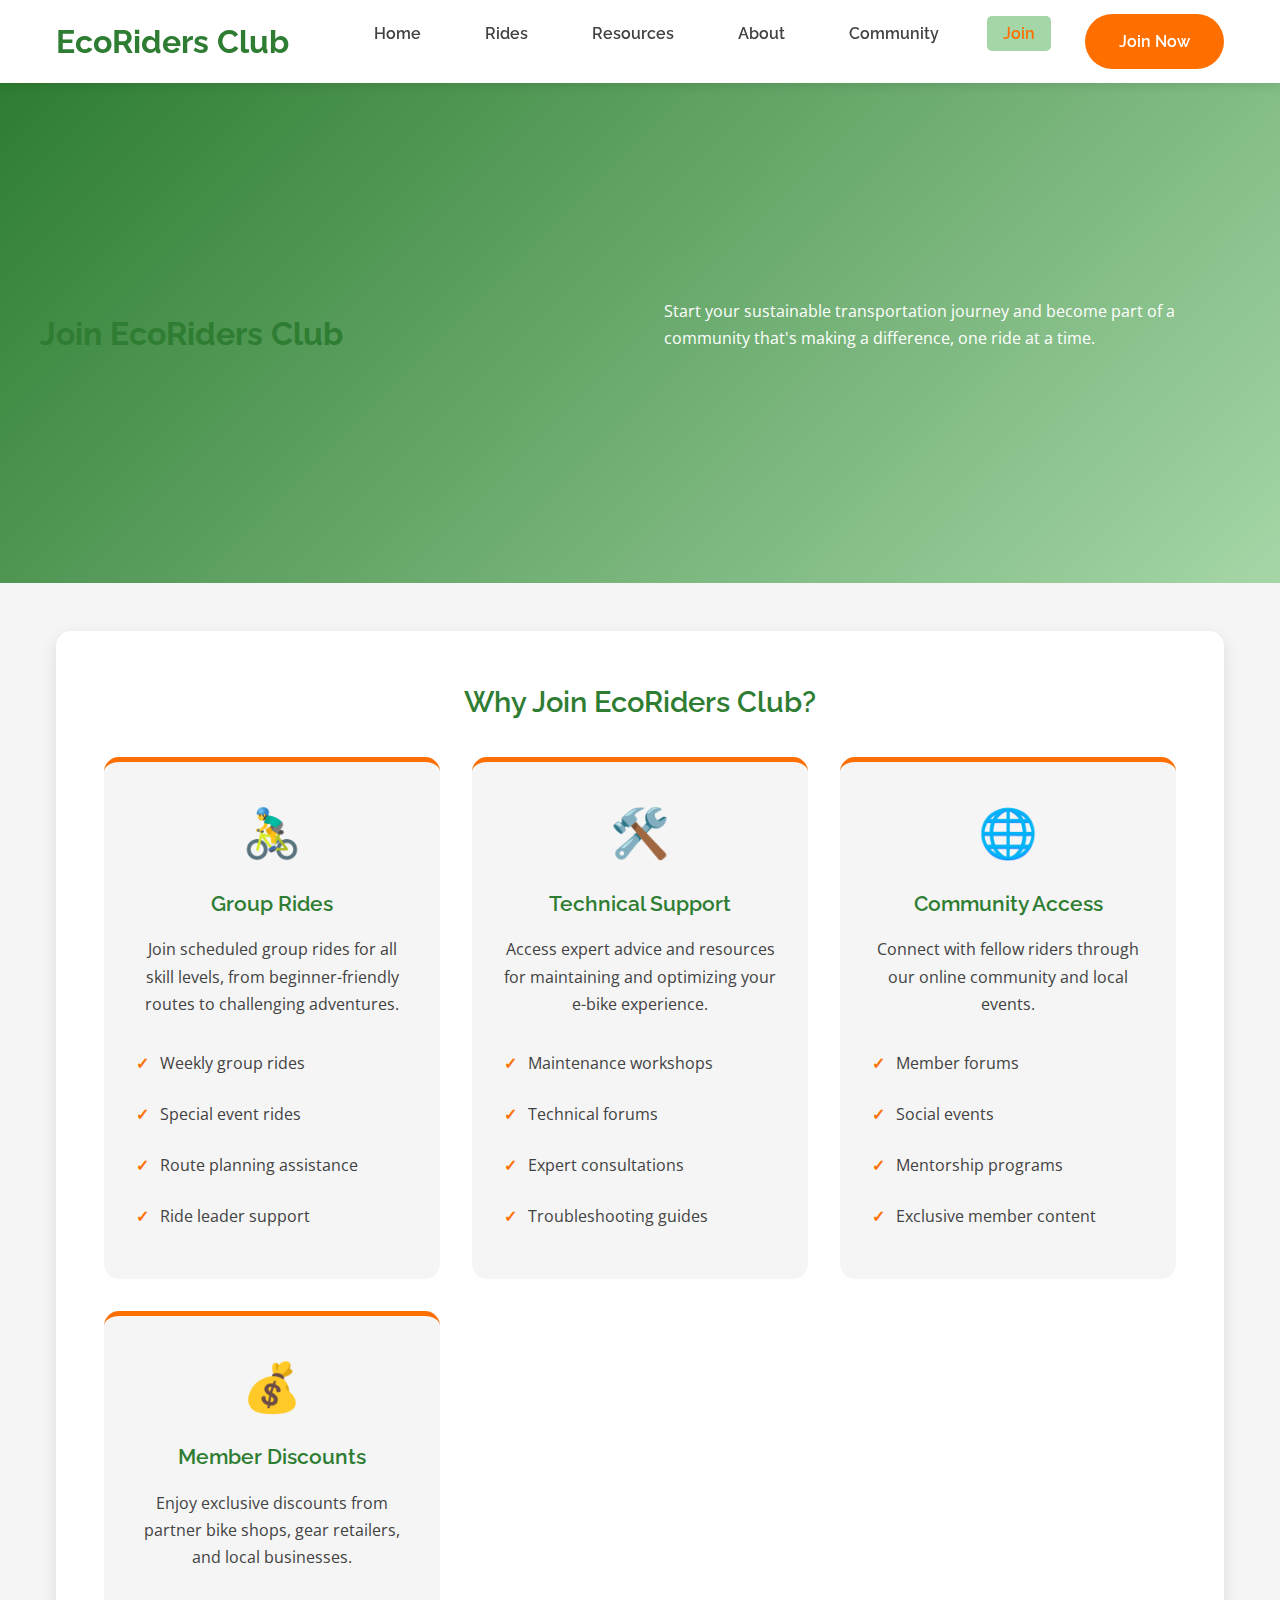
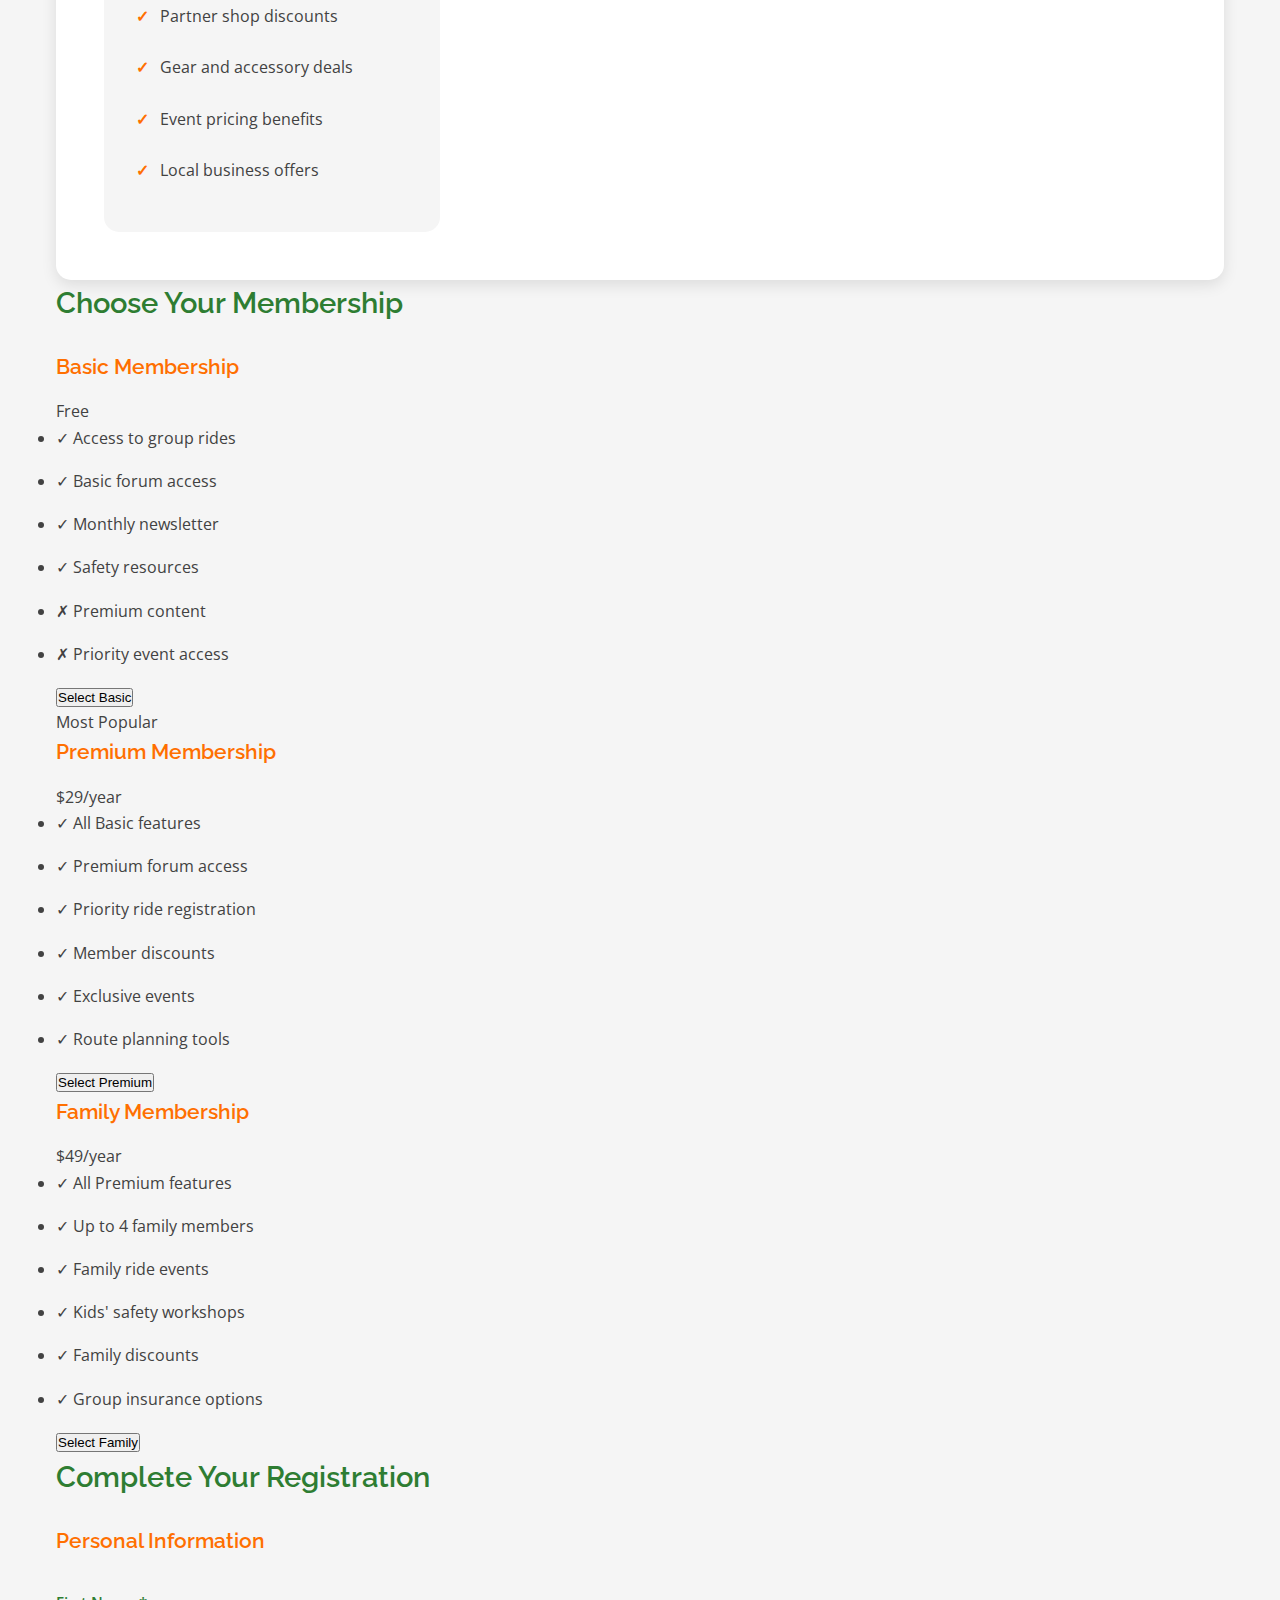
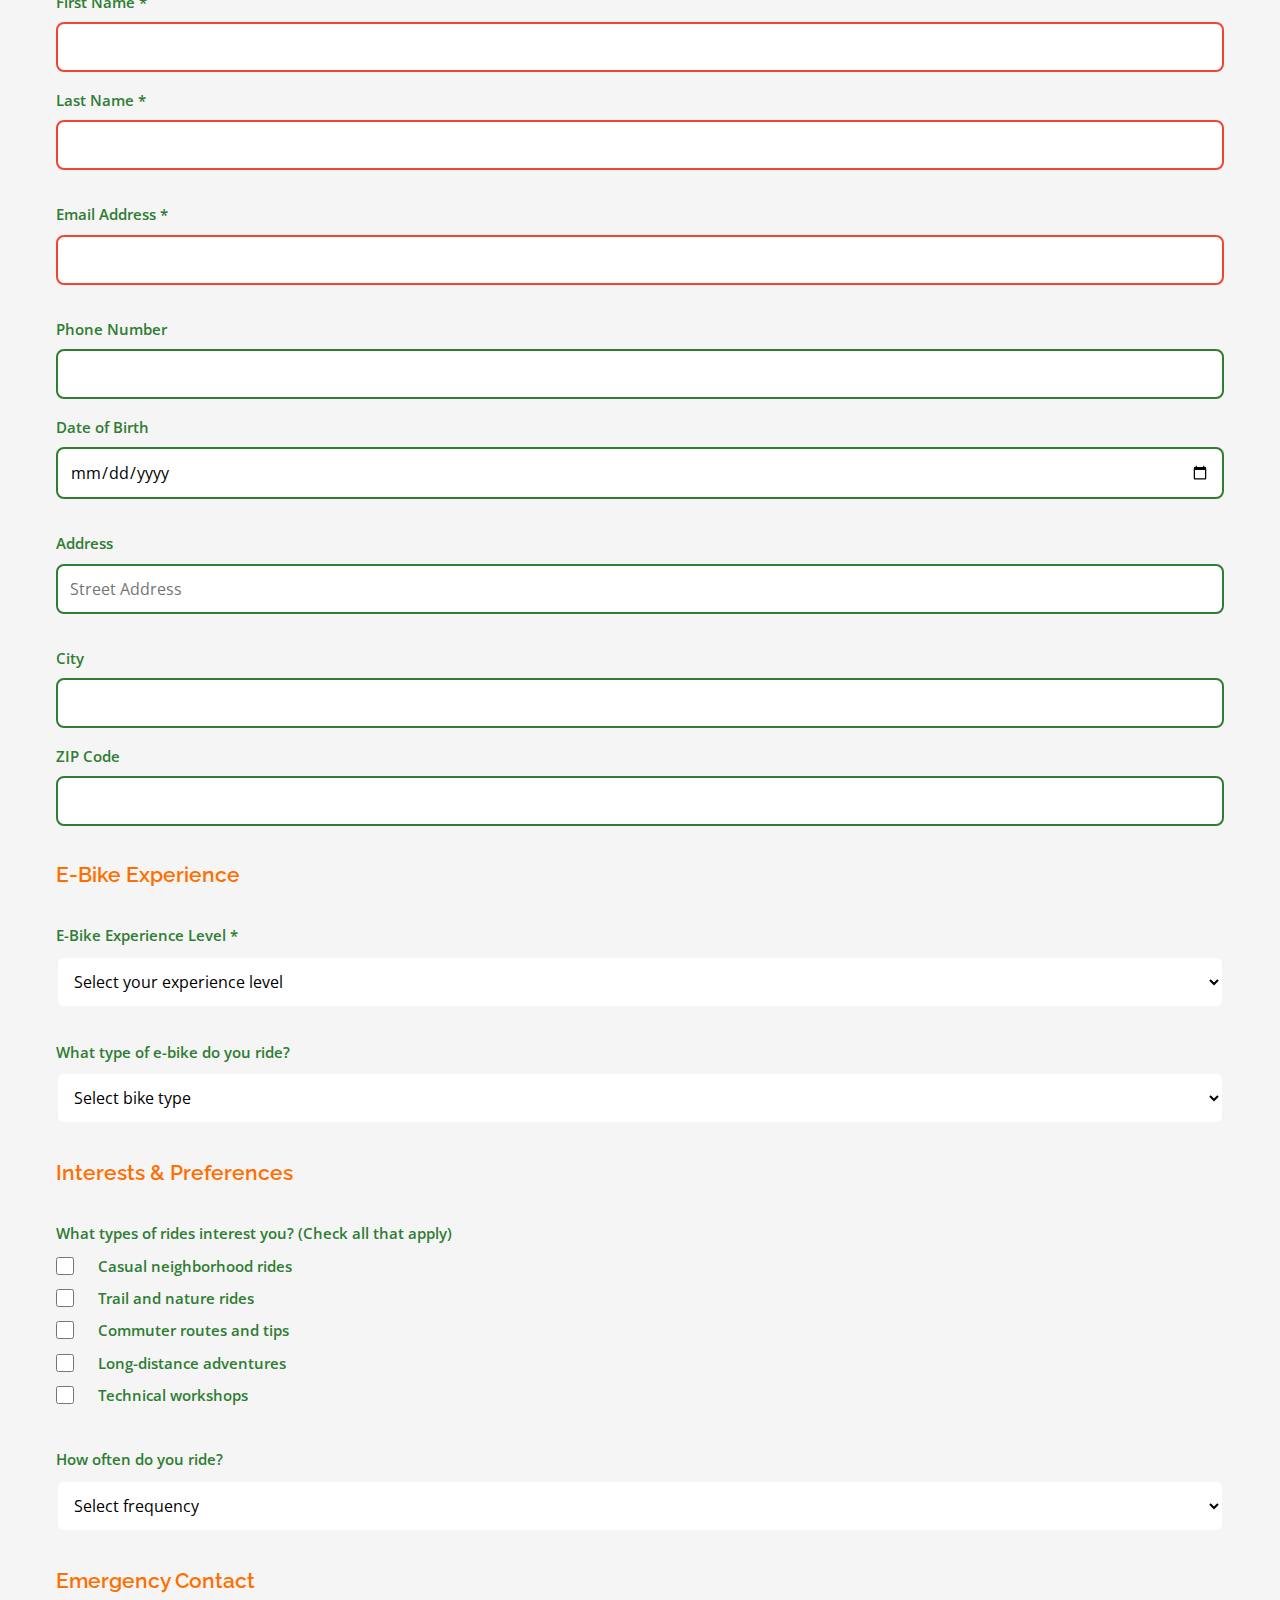
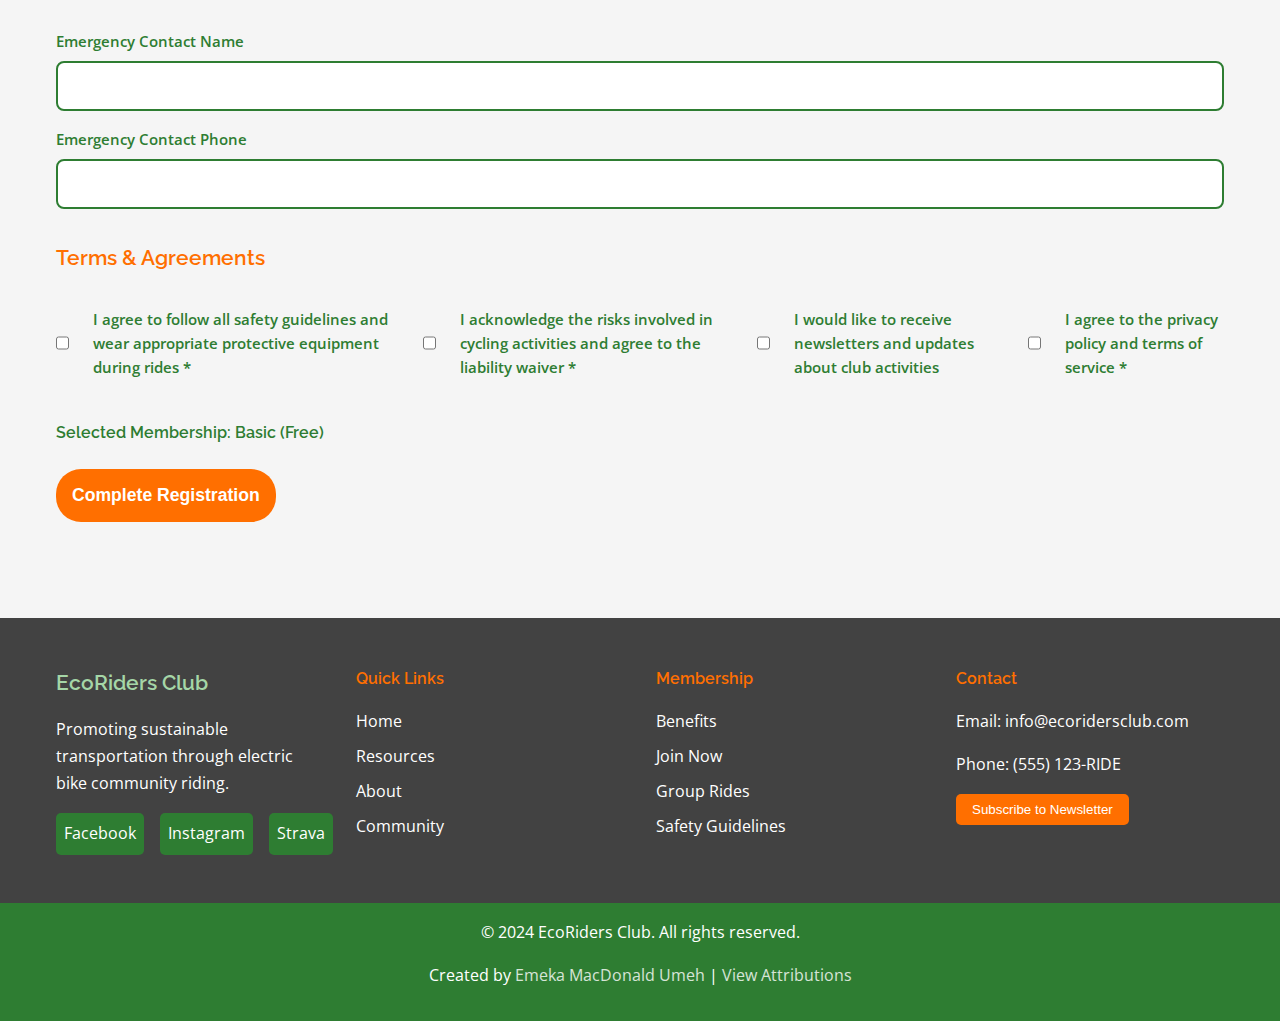
<file: ecoridersclub/join.html>
<!DOCTYPE html>
<html lang="en">
    <head>
        <meta charset="UTF-8" />
        <meta name="viewport" content="width=device-width, initial-scale=1.0" />
        <title>Join EcoRiders Club - Membership</title>
        <meta
            name="description"
            content="Join EcoRiders Club and become part of our electric bike community. Choose from different membership options and start your sustainable transportation journey today."
        />
        <meta name="author" content="Emeka MacDonald Umeh" />
        <meta property="og:title" content="Join EcoRiders Club - Membership" />
        <meta
            property="og:description"
            content="Join EcoRiders Club and become part of our electric bike community. Choose from different membership options and start your sustainable transportation journey today."
        />
        <meta property="og:image" content="images/ecoridersclub-og.jpg" />
        <meta property="og:url" content="https://ecoridersclub.com/join.html" />
        <meta property="og:type" content="website" />
        <link rel="stylesheet" href="css/styles.css" />
    </head>
    <body>
        <!-- Header -->
        <header class="header">
            <nav class="navbar">
                <div class="nav-container">
                    <div class="nav-brand">
                        <h1>EcoRiders Club</h1>
                    </div>

                    <!-- Mobile menu button -->
                    <div class="mobile-menu-btn" id="mobile-menu-btn">
                        <span></span>
                        <span></span>
                        <span></span>
                    </div>

                    <!-- Navigation menu -->
                    <ul class="nav-menu" id="nav-menu">
                        <li class="nav-item">
                            <a href="index.html" class="nav-link">Home</a>
                        </li>
                        <li class="nav-item">
                            <a href="index.html#rides" class="nav-link">Rides</a>
                        </li>
                        <li class="nav-item">
                            <a href="resources.html" class="nav-link">Resources</a>
                        </li>
                        <li class="nav-item">
                            <a href="about.html" class="nav-link">About</a>
                        </li>
                        <li class="nav-item">
                            <a href="community.html" class="nav-link">Community</a>
                        </li>
                        <li class="nav-item">
                            <a href="join.html" class="nav-link active">Join</a>
                        </li>
                    </ul>

                    <!-- CTA Button -->
                    <div class="nav-cta">
                        <a href="#membership-form" class="cta-button primary">Join Now</a>
                    </div>
                </div>
            </nav>
        </header>

        <!-- Hero Section -->
        <section class="hero join-hero">
            <div class="hero-content">
                <h1>Join EcoRiders Club</h1>
                <p>Start your sustainable transportation journey and become part of a community that's making a difference, one ride at a time.</p>
            </div>
        </section>

        <!-- Main Content -->
        <main class="main-content">
            <div class="container">
                <div class="join-wrapper">
                    <!-- Membership Benefits -->
                    <section class="benefits-section">
                        <h2>Why Join EcoRiders Club?</h2>
                        <div class="benefits-grid">
                            <div class="benefit-card">
                                <div class="benefit-icon">🚴‍♂️</div>
                                <h3>Group Rides</h3>
                                <p>Join scheduled group rides for all skill levels, from beginner-friendly routes to challenging adventures.</p>
                                <ul class="benefit-list">
                                    <li>Weekly group rides</li>
                                    <li>Special event rides</li>
                                    <li>Route planning assistance</li>
                                    <li>Ride leader support</li>
                                </ul>
                            </div>

                            <div class="benefit-card">
                                <div class="benefit-icon">🛠️</div>
                                <h3>Technical Support</h3>
                                <p>Access expert advice and resources for maintaining and optimizing your e-bike experience.</p>
                                <ul class="benefit-list">
                                    <li>Maintenance workshops</li>
                                    <li>Technical forums</li>
                                    <li>Expert consultations</li>
                                    <li>Troubleshooting guides</li>
                                </ul>
                            </div>

                            <div class="benefit-card">
                                <div class="benefit-icon">🌐</div>
                                <h3>Community Access</h3>
                                <p>Connect with fellow riders through our online community and local events.</p>
                                <ul class="benefit-list">
                                    <li>Member forums</li>
                                    <li>Social events</li>
                                    <li>Mentorship programs</li>
                                    <li>Exclusive member content</li>
                                </ul>
                            </div>

                            <div class="benefit-card">
                                <div class="benefit-icon">💰</div>
                                <h3>Member Discounts</h3>
                                <p>Enjoy exclusive discounts from partner bike shops, gear retailers, and local businesses.</p>
                                <ul class="benefit-list">
                                    <li>Partner shop discounts</li>
                                    <li>Gear and accessory deals</li>
                                    <li>Event pricing benefits</li>
                                    <li>Local business offers</li>
                                </ul>
                            </div>
                        </div>
                    </section>

                    <!-- Membership Options -->
                    <section class="membership-options">
                        <h2>Choose Your Membership</h2>
                        <div class="membership-tiers">
                            <div class="tier-card">
                                <div class="tier-header">
                                    <h3>Basic Membership</h3>
                                    <div class="tier-price">Free</div>
                                </div>
                                <ul class="tier-features">
                                    <li>✓ Access to group rides</li>
                                    <li>✓ Basic forum access</li>
                                    <li>✓ Monthly newsletter</li>
                                    <li>✓ Safety resources</li>
                                    <li>✗ Premium content</li>
                                    <li>✗ Priority event access</li>
                                </ul>
                                <button class="tier-button" data-tier="basic">Select Basic</button>
                            </div>

                            <div class="tier-card featured">
                                <div class="tier-badge">Most Popular</div>
                                <div class="tier-header">
                                    <h3>Premium Membership</h3>
                                    <div class="tier-price">$29<span>/year</span></div>
                                </div>
                                <ul class="tier-features">
                                    <li>✓ All Basic features</li>
                                    <li>✓ Premium forum access</li>
                                    <li>✓ Priority ride registration</li>
                                    <li>✓ Member discounts</li>
                                    <li>✓ Exclusive events</li>
                                    <li>✓ Route planning tools</li>
                                </ul>
                                <button class="tier-button" data-tier="premium">Select Premium</button>
                            </div>

                            <div class="tier-card">
                                <div class="tier-header">
                                    <h3>Family Membership</h3>
                                    <div class="tier-price">$49<span>/year</span></div>
                                </div>
                                <ul class="tier-features">
                                    <li>✓ All Premium features</li>
                                    <li>✓ Up to 4 family members</li>
                                    <li>✓ Family ride events</li>
                                    <li>✓ Kids' safety workshops</li>
                                    <li>✓ Family discounts</li>
                                    <li>✓ Group insurance options</li>
                                </ul>
                                <button class="tier-button" data-tier="family">Select Family</button>
                            </div>
                        </div>
                    </section>

                    <!-- Membership Form -->
                    <section class="form-section" id="membership-form">
                        <div class="form-container">
                            <h2>Complete Your Registration</h2>
                            <form class="membership-form" action="form-success.html" method="GET" id="joinForm">
                                <input type="hidden" id="membership-tier" name="tier" value="basic" />

                                <!-- Personal Information -->
                                <div class="form-section-header">
                                    <h3>Personal Information</h3>
                                </div>

                                <div class="form-row">
                                    <div class="form-group">
                                        <label for="firstName">First Name *</label>
                                        <input type="text" id="firstName" name="firstName" required />
                                    </div>
                                    <div class="form-group">
                                        <label for="lastName">Last Name *</label>
                                        <input type="text" id="lastName" name="lastName" required />
                                    </div>
                                </div>

                                <div class="form-group">
                                    <label for="email">Email Address *</label>
                                    <input type="email" id="email" name="email" required />
                                </div>

                                <div class="form-row">
                                    <div class="form-group">
                                        <label for="phone">Phone Number</label>
                                        <input type="tel" id="phone" name="phone" />
                                    </div>
                                    <div class="form-group">
                                        <label for="birthDate">Date of Birth</label>
                                        <input type="date" id="birthDate" name="birthDate" />
                                    </div>
                                </div>

                                <div class="form-group">
                                    <label for="address">Address</label>
                                    <input type="text" id="address" name="address" placeholder="Street Address" />
                                </div>

                                <div class="form-row">
                                    <div class="form-group">
                                        <label for="city">City</label>
                                        <input type="text" id="city" name="city" />
                                    </div>
                                    <div class="form-group">
                                        <label for="zipCode">ZIP Code</label>
                                        <input type="text" id="zipCode" name="zipCode" />
                                    </div>
                                </div>

                                <!-- E-Bike Information -->
                                <div class="form-section-header">
                                    <h3>E-Bike Experience</h3>
                                </div>

                                <div class="form-group">
                                    <label for="experience">E-Bike Experience Level *</label>
                                    <select id="experience" name="experience" required>
                                        <option value="">Select your experience level</option>
                                        <option value="beginner">New to E-Bikes</option>
                                        <option value="some">Some Experience (1-2 years)</option>
                                        <option value="experienced">Experienced (3+ years)</option>
                                        <option value="expert">Expert/Advanced Rider</option>
                                    </select>
                                </div>

                                <div class="form-group">
                                    <label for="bikeType">What type of e-bike do you ride?</label>
                                    <select id="bikeType" name="bikeType">
                                        <option value="">Select bike type</option>
                                        <option value="commuter">Commuter/City</option>
                                        <option value="mountain">Mountain/Trail</option>
                                        <option value="road">Road/Speed</option>
                                        <option value="cargo">Cargo/Utility</option>
                                        <option value="folding">Folding</option>
                                        <option value="other">Other</option>
                                    </select>
                                </div>

                                <!-- Interests -->
                                <div class="form-section-header">
                                    <h3>Interests & Preferences</h3>
                                </div>

                                <div class="form-group">
                                    <label>What types of rides interest you? (Check all that apply)</label>
                                    <div class="checkbox-group">
                                        <label class="checkbox-label">
                                            <input type="checkbox" name="interests" value="casual-rides" />
                                            <span class="checkmark"></span>
                                            Casual neighborhood rides
                                        </label>
                                        <label class="checkbox-label">
                                            <input type="checkbox" name="interests" value="trail-rides" />
                                            <span class="checkmark"></span>
                                            Trail and nature rides
                                        </label>
                                        <label class="checkbox-label">
                                            <input type="checkbox" name="interests" value="commuter-rides" />
                                            <span class="checkmark"></span>
                                            Commuter routes and tips
                                        </label>
                                        <label class="checkbox-label">
                                            <input type="checkbox" name="interests" value="long-distance" />
                                            <span class="checkmark"></span>
                                            Long-distance adventures
                                        </label>
                                        <label class="checkbox-label">
                                            <input type="checkbox" name="interests" value="technical" />
                                            <span class="checkmark"></span>
                                            Technical workshops
                                        </label>
                                    </div>
                                </div>

                                <div class="form-group">
                                    <label for="rideFrequency">How often do you ride?</label>
                                    <select id="rideFrequency" name="rideFrequency">
                                        <option value="">Select frequency</option>
                                        <option value="daily">Daily</option>
                                        <option value="few-times-week">Few times a week</option>
                                        <option value="weekly">Weekly</option>
                                        <option value="monthly">Monthly</option>
                                        <option value="occasionally">Occasionally</option>
                                    </select>
                                </div>

                                <!-- Emergency Contact -->
                                <div class="form-section-header">
                                    <h3>Emergency Contact</h3>
                                </div>

                                <div class="form-row">
                                    <div class="form-group">
                                        <label for="emergencyName">Emergency Contact Name</label>
                                        <input type="text" id="emergencyName" name="emergencyName" />
                                    </div>
                                    <div class="form-group">
                                        <label for="emergencyPhone">Emergency Contact Phone</label>
                                        <input type="tel" id="emergencyPhone" name="emergencyPhone" />
                                    </div>
                                </div>

                                <!-- Agreements -->
                                <div class="form-section-header">
                                    <h3>Terms & Agreements</h3>
                                </div>

                                <div class="form-group checkbox-group">
                                    <label class="checkbox-label">
                                        <input type="checkbox" name="safety-pledge" required />
                                        <span class="checkmark"></span>
                                        I agree to follow all safety guidelines and wear appropriate protective equipment during rides *
                                    </label>
                                    <label class="checkbox-label">
                                        <input type="checkbox" name="liability-waiver" required />
                                        <span class="checkmark"></span>
                                        I acknowledge the risks involved in cycling activities and agree to the liability waiver *
                                    </label>
                                    <label class="checkbox-label">
                                        <input type="checkbox" name="newsletter" />
                                        <span class="checkmark"></span>
                                        I would like to receive newsletters and updates about club activities
                                    </label>
                                    <label class="checkbox-label">
                                        <input type="checkbox" name="privacy-policy" required />
                                        <span class="checkmark"></span>
                                        I agree to the privacy policy and terms of service *
                                    </label>
                                </div>

                                <!-- Selected Membership Display -->
                                <div class="selected-membership" id="selectedMembership">
                                    <h4>Selected Membership: <span id="selectedTierName">Basic (Free)</span></h4>
                                </div>

                                <!-- Submit Button -->
                                <div class="form-submit">
                                    <button type="submit" class="submit-btn">
                                        Complete Registration
                                    </button>
                                </div>
                            </form>
                        </div>
                    </section>
                </div>
            </div>
        </main>

        <!-- Footer -->
        <footer class="footer">
            <div class="footer-content">
                <div class="footer-section">
                    <h3>EcoRiders Club</h3>
                    <p>Promoting sustainable transportation through electric bike community riding.</p>
                    <div class="social-links">
                        <a href="#" class="social-link">Facebook</a>
                        <a href="#" class="social-link">Instagram</a>
                        <a href="#" class="social-link">Strava</a>
                    </div>
                </div>

                <div class="footer-section">
                    <h4>Quick Links</h4>
                    <ul class="footer-links">
                        <li><a href="index.html">Home</a></li>
                        <li><a href="resources.html">Resources</a></li>
                        <li><a href="about.html">About</a></li>
                        <li><a href="community.html">Community</a></li>
                    </ul>
                </div>

                <div class="footer-section">
                    <h4>Membership</h4>
                    <ul class="footer-links">
                        <li><a href="#benefits">Benefits</a></li>
                        <li><a href="#membership-form">Join Now</a></li>
                        <li><a href="index.html#rides">Group Rides</a></li>
                        <li><a href="resources.html#safety">Safety Guidelines</a></li>
                    </ul>
                </div>

                <div class="footer-section">
                    <h4>Contact</h4>
                    <p>Email: info@ecoridersclub.com</p>
                    <p>Phone: (555) 123-RIDE</p>
                    <div class="newsletter-signup">
                        <button class="newsletter-btn">Subscribe to Newsletter</button>
                    </div>
                </div>
            </div>

            <div class="footer-bottom">
                <p>&copy; 2024 EcoRiders Club. All rights reserved.</p>
                <p>
                    Created by
                    <a href="attributions.html" class="attribution-link">Emeka MacDonald Umeh</a> |
                    <a href="attributions.html" class="attribution-link">View Attributions</a>
                </p>
            </div>
        </footer>

        <!-- JavaScript -->
        <script src="js/main.js"></script>
        <script>
            // Membership tier selection functionality
            document.addEventListener('DOMContentLoaded', function() {
                const tierButtons = document.querySelectorAll('.tier-button');
                const membershipTierInput = document.getElementById('membership-tier');
                const selectedTierName = document.getElementById('selectedTierName');

                tierButtons.forEach(button => {
                    button.addEventListener('click', function() {
                        const tier = this.getAttribute('data-tier');

                        // Update hidden input
                        membershipTierInput.value = tier;

                        // Update visual feedback
                        tierButtons.forEach(btn => btn.classList.remove('selected'));
                        this.classList.add('selected');

                        // Update selected membership display
                        const tierNames = {
                            'basic': 'Basic (Free)',
                            'premium': 'Premium ($29/year)',
                            'family': 'Family ($49/year)'
                        };
                        selectedTierName.textContent = tierNames[tier];

                        // Scroll to form
                        document.getElementById('membership-form').scrollIntoView({
                            behavior: 'smooth'
                        });
                    });
                });
            });
        </script>
    </body>
</html>
</file>
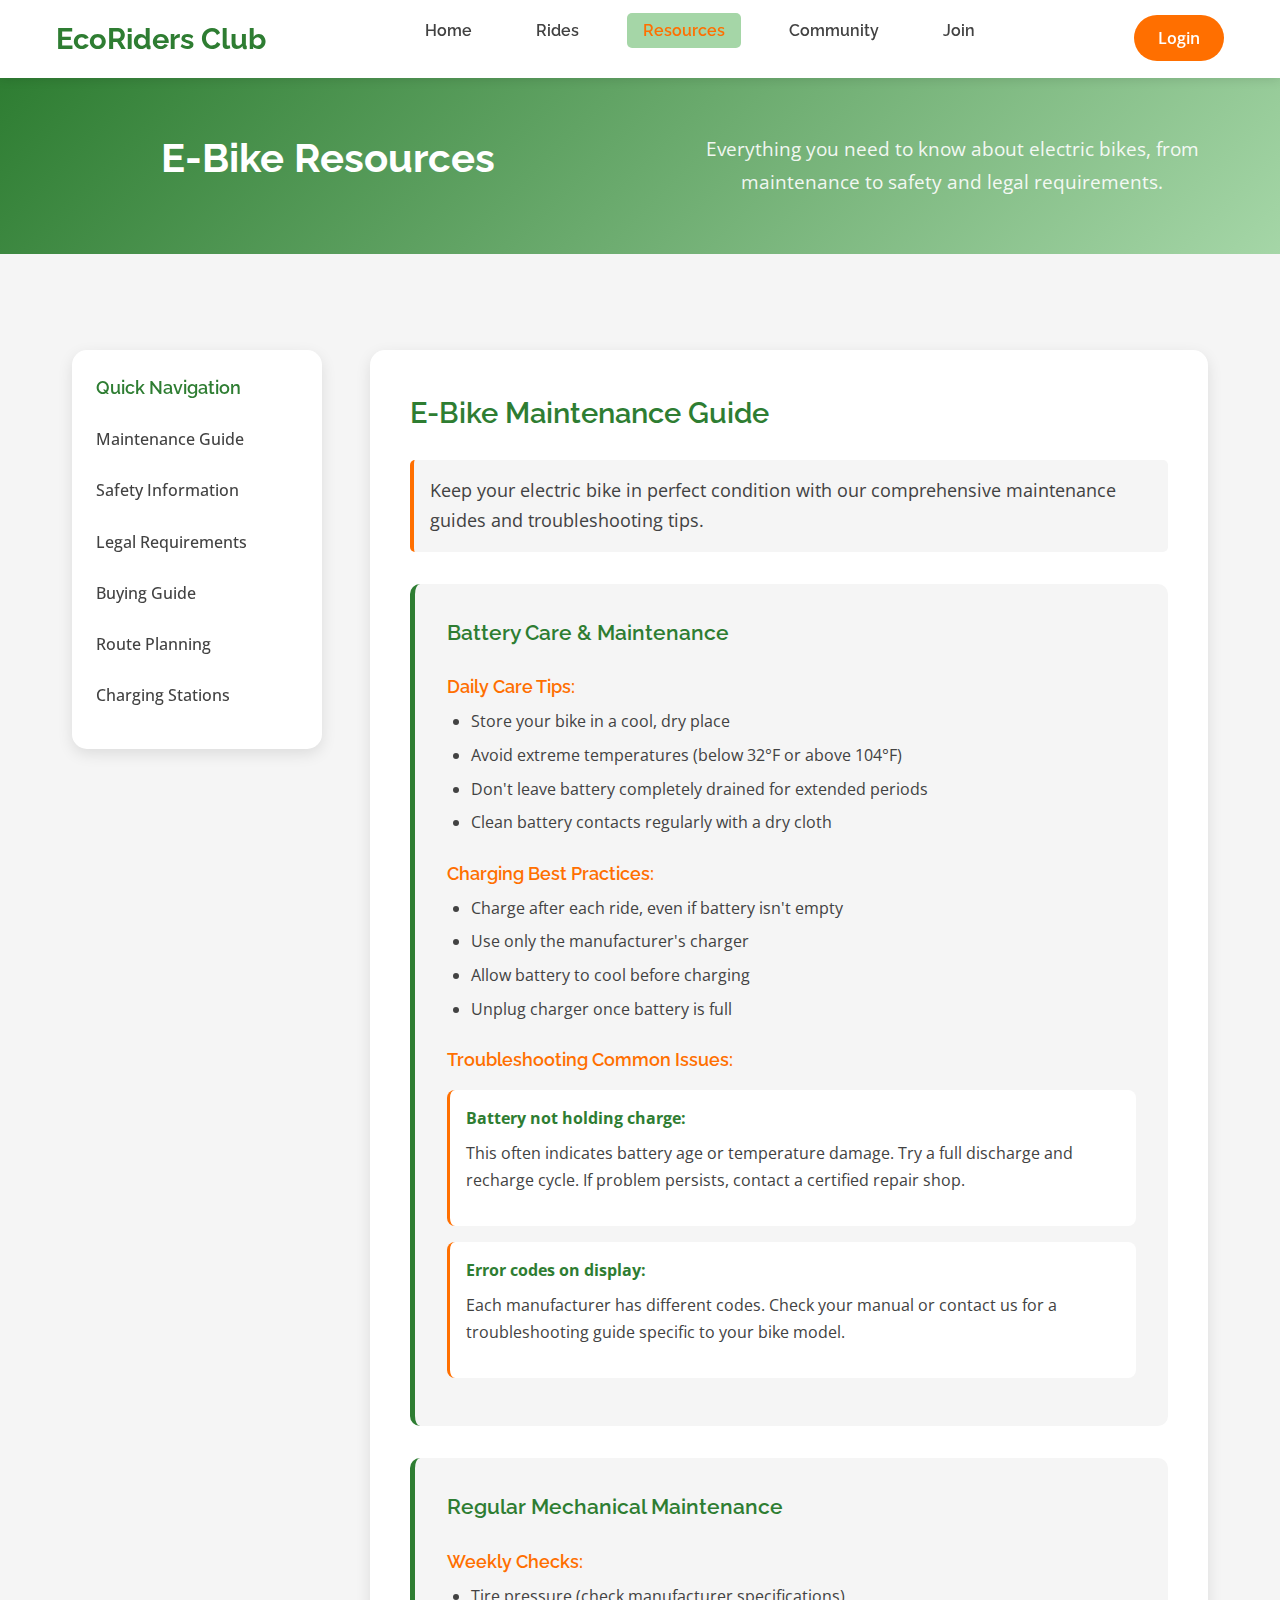
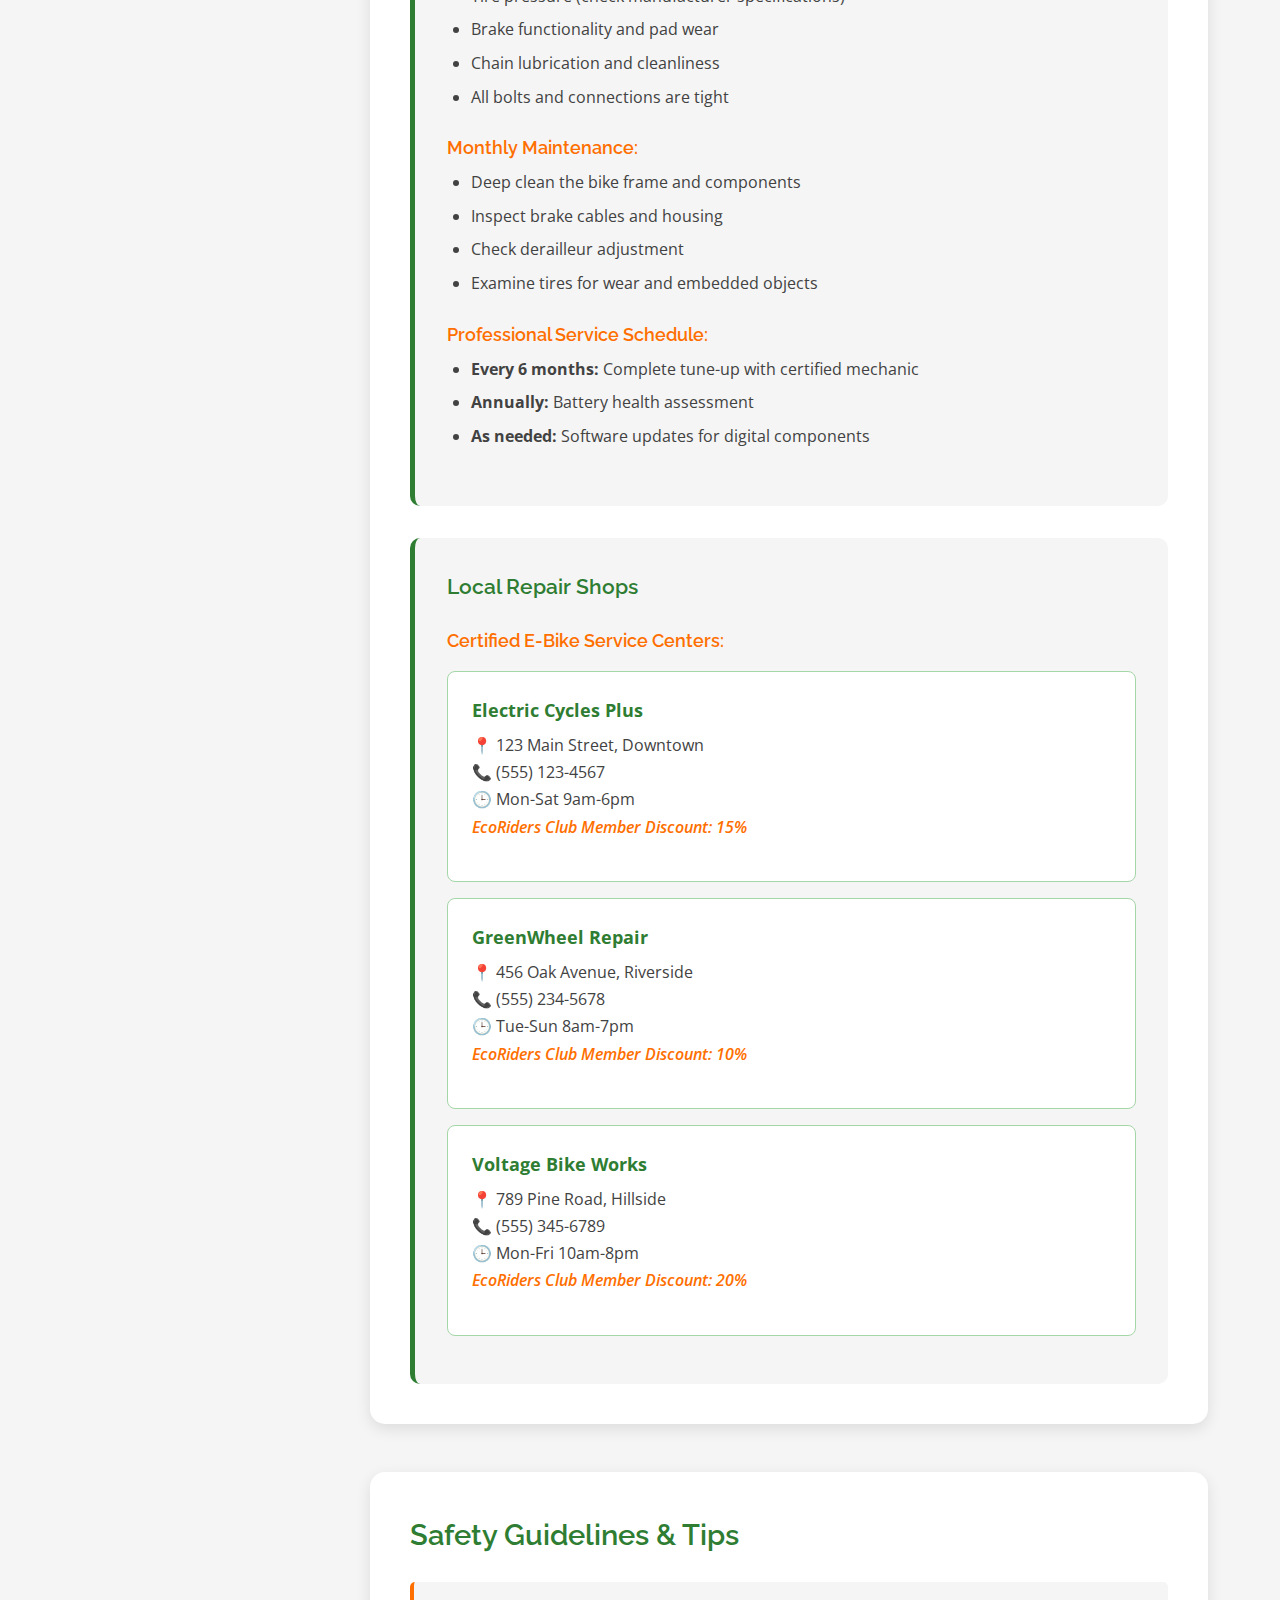
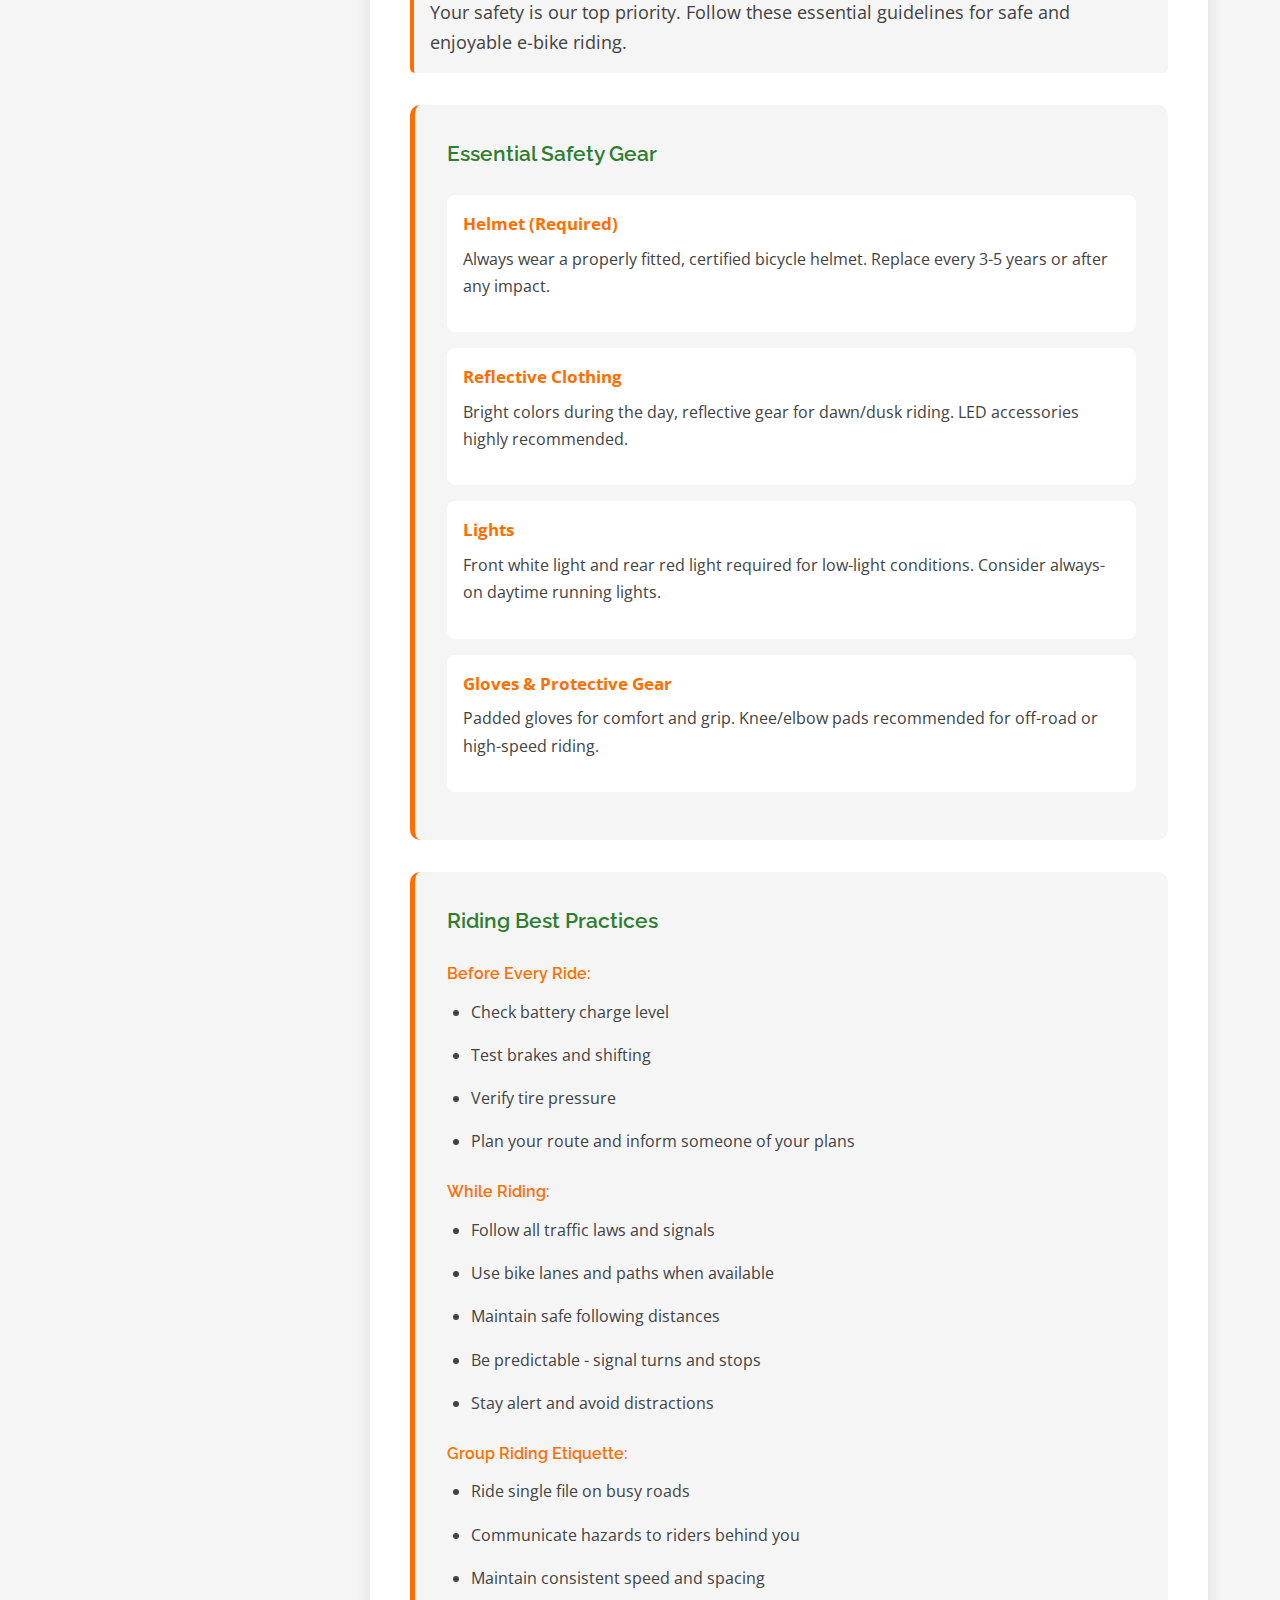
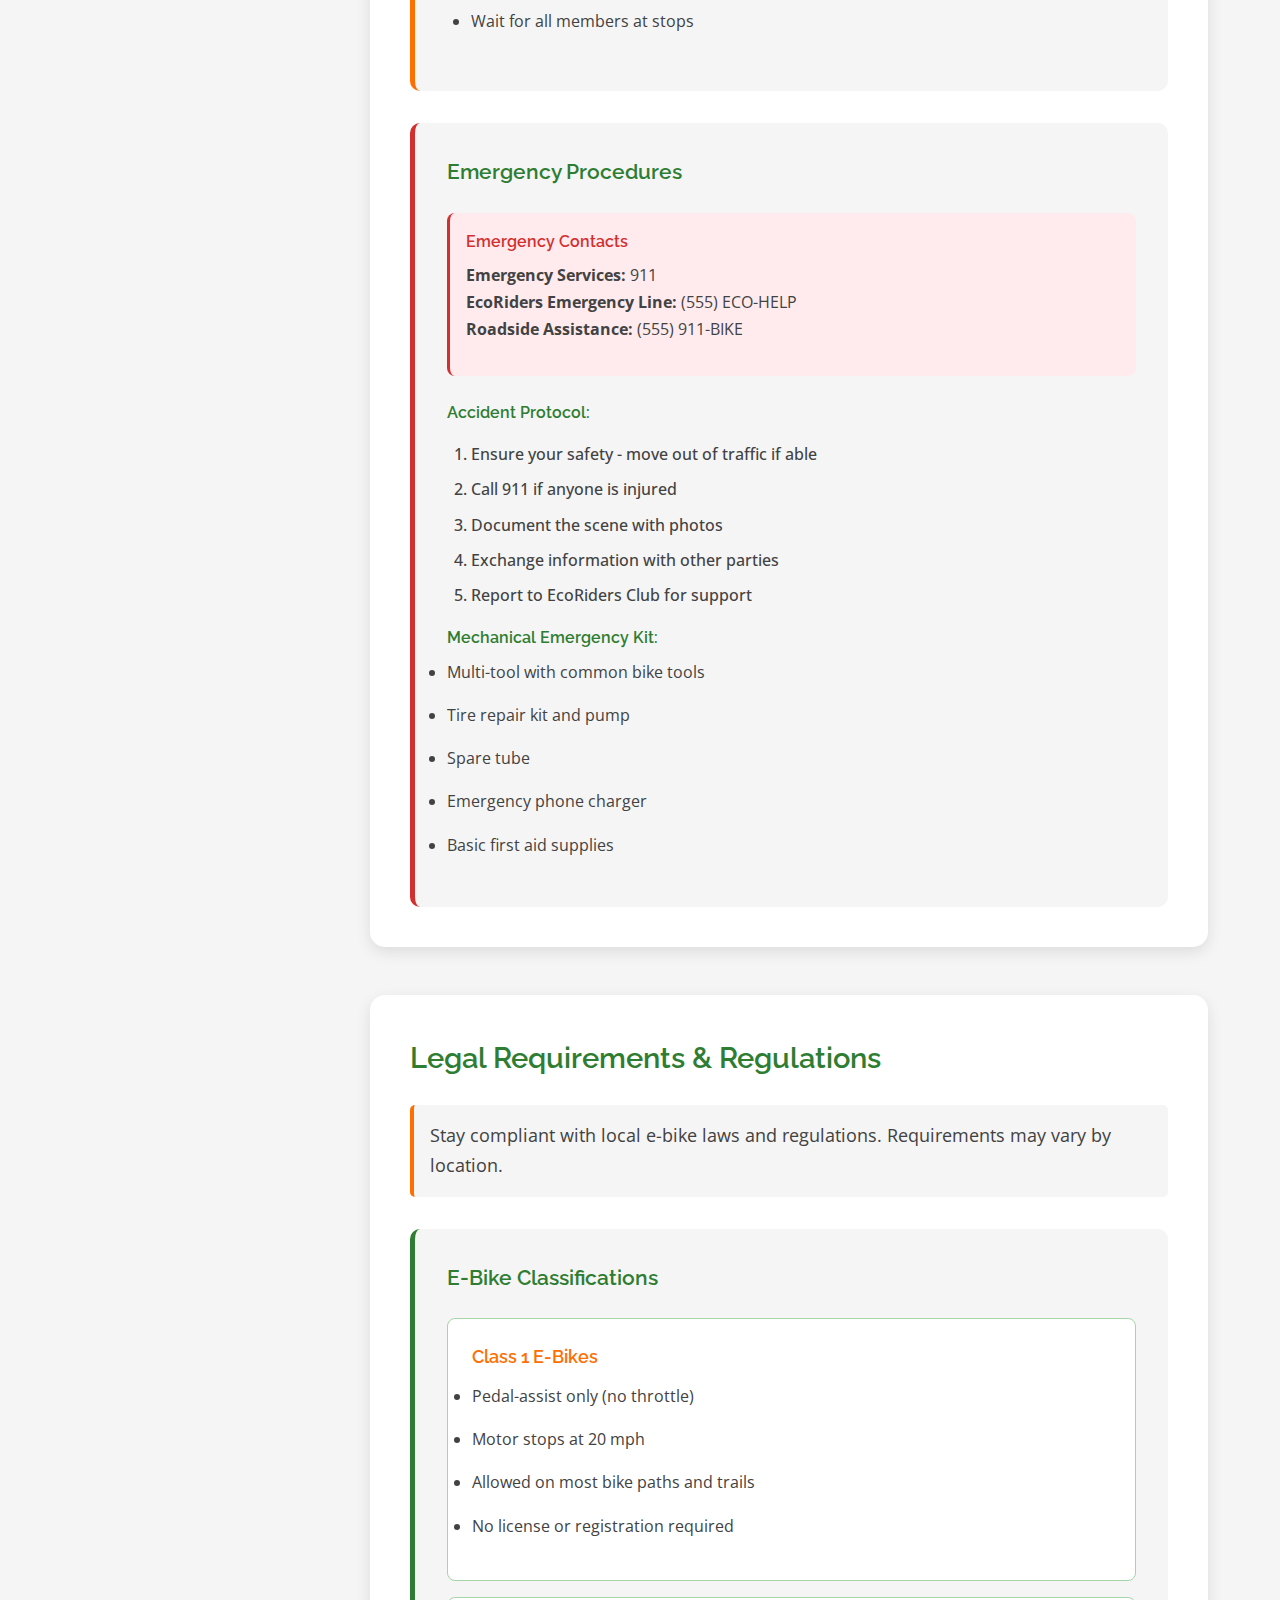
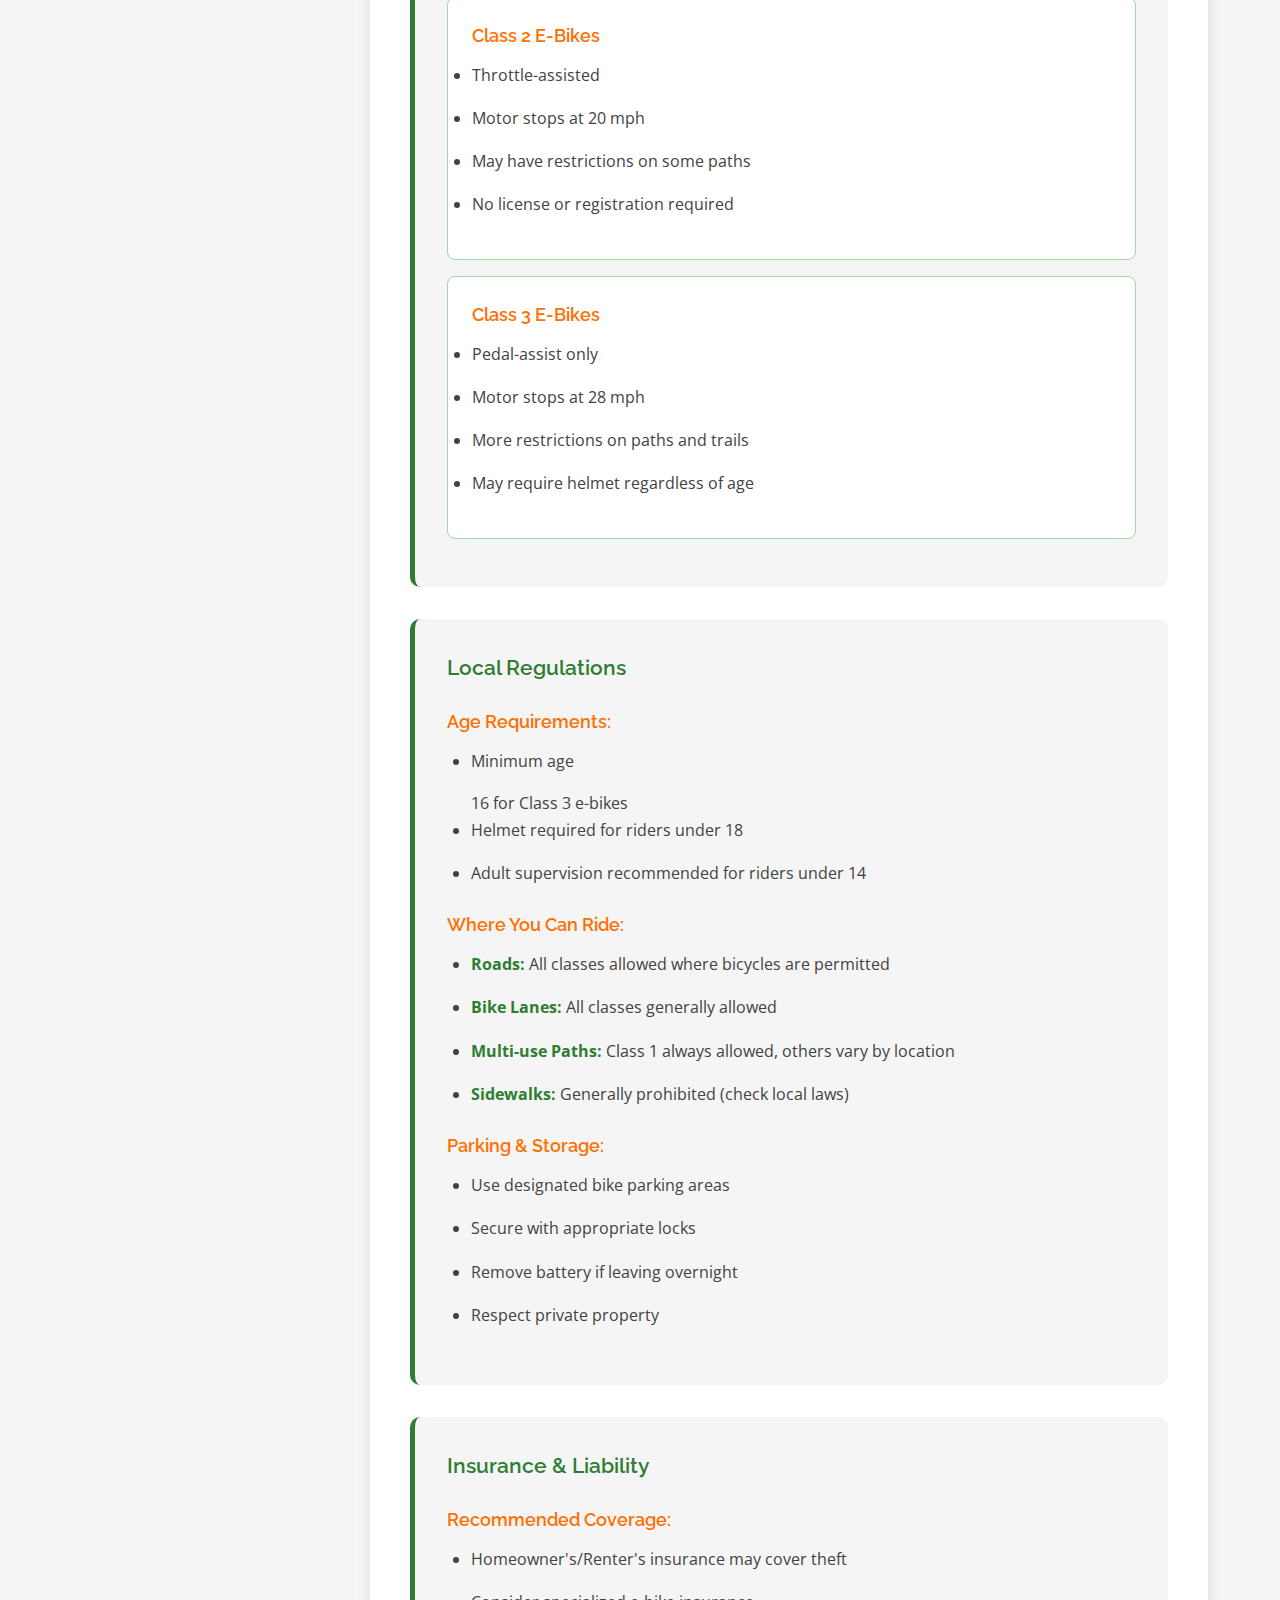
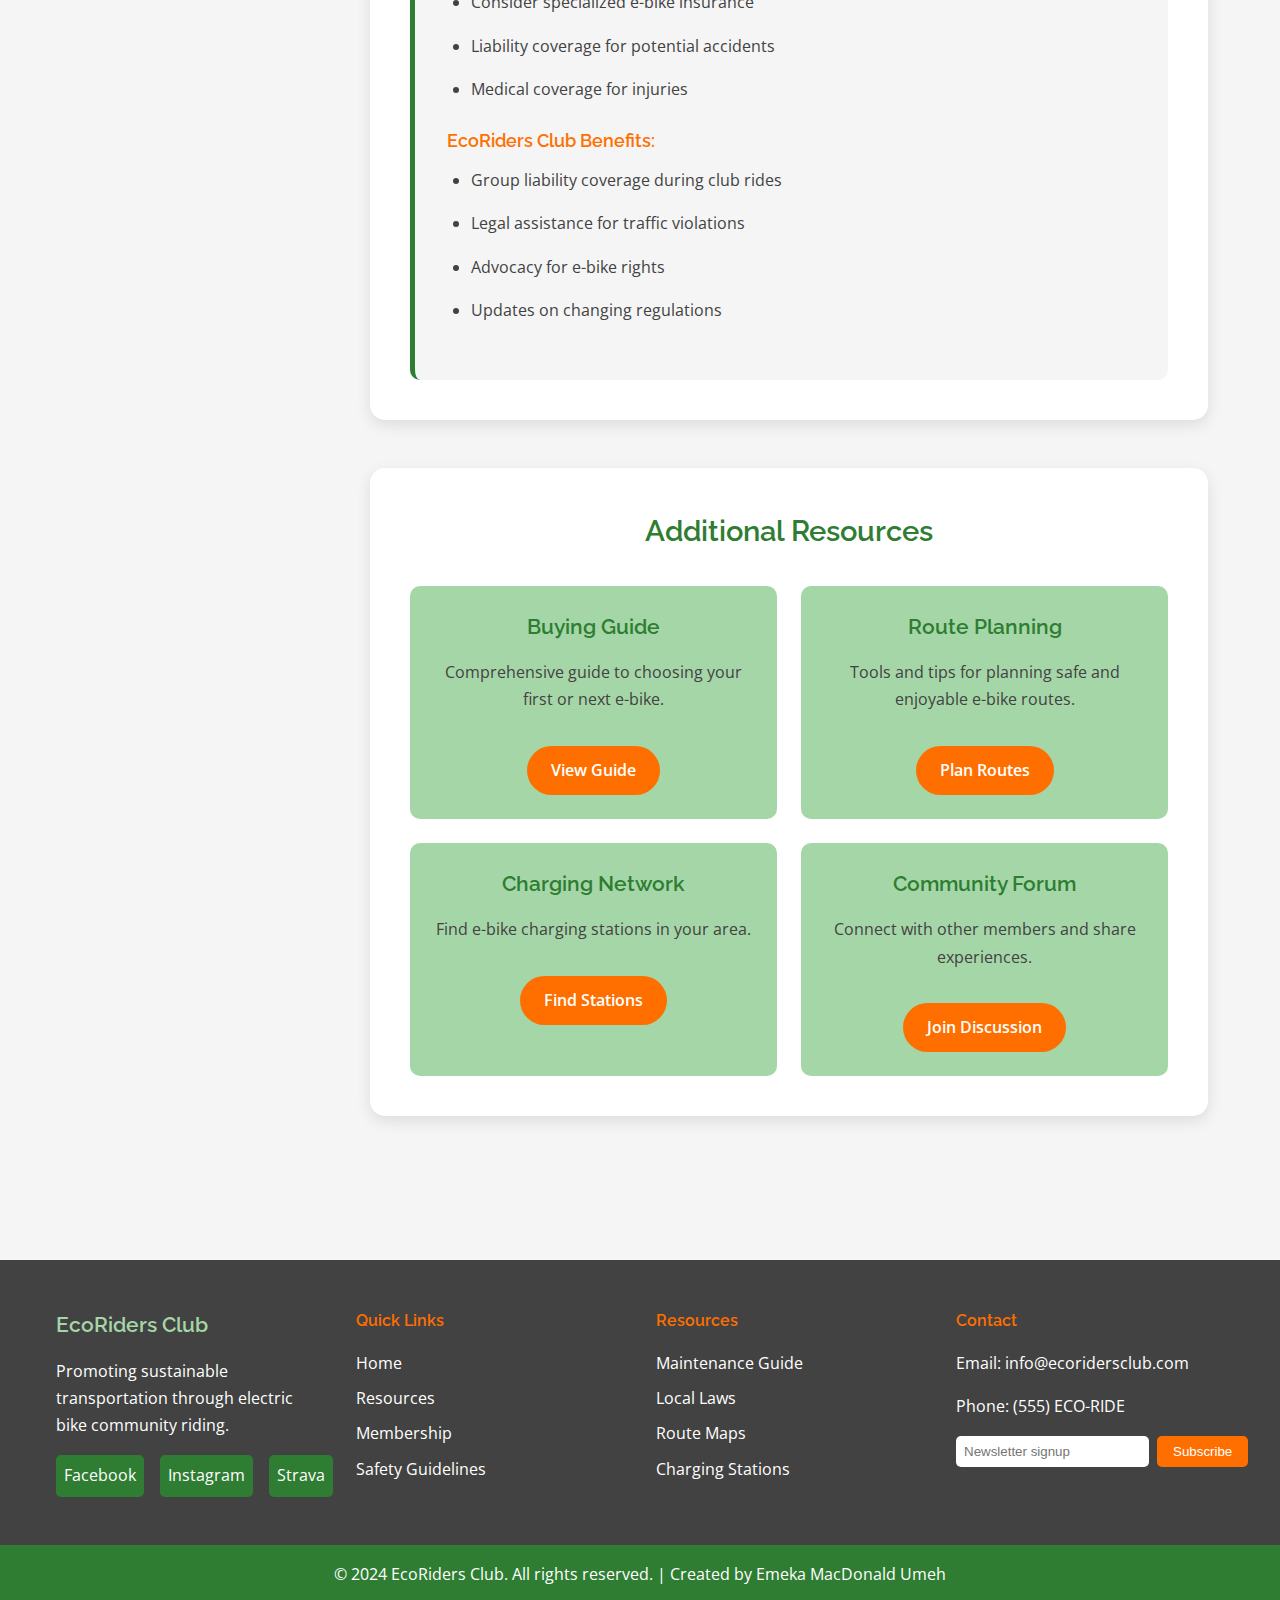
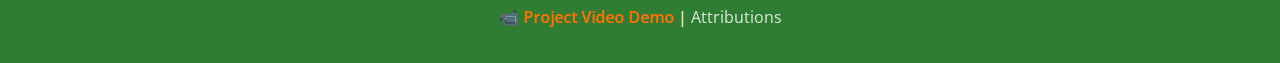
<file: ecoridersclub/resources.html>
<!DOCTYPE html>
<html lang="en">
<head>
    <meta charset="UTF-8">
    <meta name="viewport" content="width=device-width, initial-scale=1.0">
    <title>Resources - EcoRiders Club</title>
    <meta name="description" content="Essential resources for e-bike owners including maintenance guides, safety tips, and legal information.">
    <meta name="author" content="Emeka MacDonald Umeh">
    <meta property="og:title" content="Resources - EcoRiders Club">
    <meta property="og:description" content="Essential resources for e-bike owners including maintenance guides, safety tips, and legal information.">
    <meta property="og:image" content="images/ecoridersclub-og.jpg">
    <meta property="og:url" content="https://ecoridersclub.com/resources.html">
    <meta property="og:type" content="website">
    <link rel="icon" type="image/x-icon" href="images/favicon.ico">
    <link rel="stylesheet" href="css/styles.css">
    <link rel="preconnect" href="https://fonts.googleapis.com">
    <link rel="preconnect" href="https://fonts.gstatic.com" crossorigin>
    <link href="https://fonts.googleapis.com/css2?family=Raleway:wght@300;400;600;700&family=Open+Sans:wght@300;400;600&display=swap" rel="stylesheet">
</head>
<body>
    <!-- Navigation Header -->
    <header class="header">
        <nav class="navbar">
            <div class="nav-container">
                <div class="nav-logo">
                    <h1 class="logo-text">EcoRiders Club</h1>
                </div>

                <!-- Mobile Menu Toggle -->
                <div class="mobile-menu-toggle" id="mobile-menu">
                    <span class="bar"></span>
                    <span class="bar"></span>
                    <span class="bar"></span>
                </div>

                <!-- Navigation Menu -->
                <ul class="nav-menu" id="nav-menu">
                    <li class="nav-item">
                        <a href="index.html" class="nav-link">Home</a>
                    </li>
                    <li class="nav-item">
                        <a href="#rides" class="nav-link">Rides</a>
                    </li>
                    <li class="nav-item">
                        <a href="resources.html" class="nav-link active">Resources</a>
                    </li>
                    <li class="nav-item">
                        <a href="community.html" class="nav-link">Community</a>
                    </li>
                    <li class="nav-item">
                        <a href="join.html" class="nav-link">Join</a>
                    </li>
                </ul>

                <div class="nav-login">
                    <a href="#login" class="login-btn">Login</a>
                </div>
            </div>
        </nav>
    </header>

    <!-- Page Header -->
    <section class="page-hero">
        <div class="hero-content">
            <h1>E-Bike Resources</h1>
            <p>Everything you need to know about electric bikes, from maintenance to safety and legal requirements.</p>
        </div>
    </section>

    <!-- Main Content -->
    <main class="main-content">
        <div class="resources-wrapper">
            <!-- Quick Navigation -->
            <aside class="resources-nav">
                <h3>Quick Navigation</h3>
                <ul class="nav-list">
                    <li><a href="#maintenance">Maintenance Guide</a></li>
                    <li><a href="#safety">Safety Information</a></li>
                    <li><a href="#legal">Legal Requirements</a></li>
                    <li><a href="#buying">Buying Guide</a></li>
                    <li><a href="#routes">Route Planning</a></li>
                    <li><a href="#charging">Charging Stations</a></li>
                </ul>
            </aside>

            <!-- Resources Content -->
            <div class="resources-content">
                <!-- Maintenance Section -->
                <section id="maintenance" class="resource-section">
                    <h2>E-Bike Maintenance Guide</h2>
                    <p class="section-intro">Keep your electric bike in perfect condition with our comprehensive maintenance guides and troubleshooting tips.</p>

                    <div class="maintenance-grid">
                        <div class="maintenance-card">
                            <h3>Battery Care & Maintenance</h3>
                            <div class="maintenance-content">
                                <h4>Daily Care Tips:</h4>
                                <ul>
                                    <li>Store your bike in a cool, dry place</li>
                                    <li>Avoid extreme temperatures (below 32°F or above 104°F)</li>
                                    <li>Don't leave battery completely drained for extended periods</li>
                                    <li>Clean battery contacts regularly with a dry cloth</li>
                                </ul>

                                <h4>Charging Best Practices:</h4>
                                <ul>
                                    <li>Charge after each ride, even if battery isn't empty</li>
                                    <li>Use only the manufacturer's charger</li>
                                    <li>Allow battery to cool before charging</li>
                                    <li>Unplug charger once battery is full</li>
                                </ul>

                                <h4>Troubleshooting Common Issues:</h4>
                                <div class="troubleshooting-item">
                                    <strong>Battery not holding charge:</strong>
                                    <p>This often indicates battery age or temperature damage. Try a full discharge and recharge cycle. If problem persists, contact a certified repair shop.</p>
                                </div>

                                <div class="troubleshooting-item">
                                    <strong>Error codes on display:</strong>
                                    <p>Each manufacturer has different codes. Check your manual or contact us for a troubleshooting guide specific to your bike model.</p>
                                </div>
                            </div>
                        </div>

                        <div class="maintenance-card">
                            <h3>Regular Mechanical Maintenance</h3>
                            <div class="maintenance-content">
                                <h4>Weekly Checks:</h4>
                                <ul>
                                    <li>Tire pressure (check manufacturer specifications)</li>
                                    <li>Brake functionality and pad wear</li>
                                    <li>Chain lubrication and cleanliness</li>
                                    <li>All bolts and connections are tight</li>
                                </ul>

                                <h4>Monthly Maintenance:</h4>
                                <ul>
                                    <li>Deep clean the bike frame and components</li>
                                    <li>Inspect brake cables and housing</li>
                                    <li>Check derailleur adjustment</li>
                                    <li>Examine tires for wear and embedded objects</li>
                                </ul>

                                <h4>Professional Service Schedule:</h4>
                                <ul>
                                    <li><strong>Every 6 months:</strong> Complete tune-up with certified mechanic</li>
                                    <li><strong>Annually:</strong> Battery health assessment</li>
                                    <li><strong>As needed:</strong> Software updates for digital components</li>
                                </ul>
                            </div>
                        </div>

                        <div class="maintenance-card">
                            <h3>Local Repair Shops</h3>
                            <div class="maintenance-content">
                                <h4>Certified E-Bike Service Centers:</h4>
                                <div class="shop-listing">
                                    <strong>Electric Cycles Plus</strong>
                                    <p>📍 123 Main Street, Downtown<br>
                                    📞 (555) 123-4567<br>
                                    🕒 Mon-Sat 9am-6pm<br>
                                    <em>EcoRiders Club Member Discount: 15%</em></p>
                                </div>

                                <div class="shop-listing">
                                    <strong>GreenWheel Repair</strong>
                                    <p>📍 456 Oak Avenue, Riverside<br>
                                    📞 (555) 234-5678<br>
                                    🕒 Tue-Sun 8am-7pm<br>
                                    <em>EcoRiders Club Member Discount: 10%</em></p>
                                </div>

                                <div class="shop-listing">
                                    <strong>Voltage Bike Works</strong>
                                    <p>📍 789 Pine Road, Hillside<br>
                                    📞 (555) 345-6789<br>
                                    🕒 Mon-Fri 10am-8pm<br>
                                    <em>EcoRiders Club Member Discount: 20%</em></p>
                                </div>
                            </div>
                        </div>
                    </div>
                </section>

                <!-- Safety Section -->
                <section id="safety" class="resource-section">
                    <h2>Safety Guidelines & Tips</h2>
                    <p class="section-intro">Your safety is our top priority. Follow these essential guidelines for safe and enjoyable e-bike riding.</p>

                    <div class="safety-grid">
                        <div class="safety-card">
                            <h3>Essential Safety Gear</h3>
                            <div class="gear-list">
                                <div class="gear-item">
                                    <strong>Helmet (Required)</strong></strong>
                                    <p>Always wear a properly fitted, certified bicycle helmet. Replace every 3-5 years or after any impact.</p>
                                </div>
                                <div class="gear-item">
                                    <strong>Reflective Clothing</strong>
                                    <p>Bright colors during the day, reflective gear for dawn/dusk riding. LED accessories highly recommended.</p>
                                </div>
                                <div class="gear-item">
                                    <strong>Lights</strong>
                                    <p>Front white light and rear red light required for low-light conditions. Consider always-on daytime running lights.</p>
                                </div>
                                <div class="gear-item">
                                    <strong>Gloves & Protective Gear</strong>
                                    <p>Padded gloves for comfort and grip. Knee/elbow pads recommended for off-road or high-speed riding.</p>
                                </div>
                            </div>
                        </div>

                        <div class="safety-card">
                            <h3>Riding Best Practices</h3>
                            <div class="practice-list">
                                <h4>Before Every Ride:</h4>
                                <ul>
                                    <li>Check battery charge level</li>
                                    <li>Test brakes and shifting</li>
                                    <li>Verify tire pressure</li>
                                    <li>Plan your route and inform someone of your plans</li>
                                </ul>

                                <h4>While Riding:</h4>
                                <ul>
                                    <li>Follow all traffic laws and signals</li>
                                    <li>Use bike lanes and paths when available</li>
                                    <li>Maintain safe following distances</li>
                                    <li>Be predictable - signal turns and stops</li>
                                    <li>Stay alert and avoid distractions</li>
                                </ul>

                                <h4>Group Riding Etiquette:</h4>
                                <ul>
                                    <li>Ride single file on busy roads</li>
                                    <li>Communicate hazards to riders behind you</li>
                                    <li>Maintain consistent speed and spacing</li>
                                    <li>Wait for all members at stops</li>
                                </ul>
                            </div>
                        </div>

                        <div class="safety-card emergency-info">
                            <h3>Emergency Procedures</h3>
                            <div class="emergency-content">
                                <div class="emergency-contact">
                                    <h4>Emergency Contacts</h4>
                                    <p><strong>Emergency Services:</strong> 911<br>
                                    <strong>EcoRiders Emergency Line:</strong> (555) ECO-HELP<br>
                                    <strong>Roadside Assistance:</strong> (555) 911-BIKE</p>
                                </div>

                                <h4>Accident Protocol:</h4>
                                <ol>
                                    <li>Ensure your safety - move out of traffic if able</li>
                                    <li>Call 911 if anyone is injured</li>
                                    <li>Document the scene with photos</li>
                                    <li>Exchange information with other parties</li>
                                    <li>Report to EcoRiders Club for support</li>
                                </ol>

                                <h4>Mechanical Emergency Kit:</h4>
                                <ul>
                                    <li>Multi-tool with common bike tools</li>
                                    <li>Tire repair kit and pump</li>
                                    <li>Spare tube</li>
                                    <li>Emergency phone charger</li>
                                    <li>Basic first aid supplies</li>
                                </ul>
                            </div>
                        </div>
                    </div>
                </section>

                <!-- Legal Requirements Section -->
                <section id="legal" class="resource-section">
                    <h2>Legal Requirements & Regulations</h2>
                    <p class="section-intro">Stay compliant with local e-bike laws and regulations. Requirements may vary by location.</p>

                    <div class="legal-grid">
                        <div class="legal-card">
                            <h3>E-Bike Classifications</h3>
                            <div class="classification-content">
                                <div class="class-item">
                                    <h4>Class 1 E-Bikes</h4>
                                    <ul>
                                        <li>Pedal-assist only (no throttle)</li>
                                        <li>Motor stops at 20 mph</li>
                                        <li>Allowed on most bike paths and trails</li>
                                        <li>No license or registration required</li>
                                    </ul>
                                </div>

                                <div class="class-item">
                                    <h4>Class 2 E-Bikes</h4>
                                    <ul>
                                        <li>Throttle-assisted</li>
                                        <li>Motor stops at 20 mph</li>
                                        <li>May have restrictions on some paths</li>
                                        <li>No license or registration required</li>
                                    </ul>
                                </div>

                                <div class="class-item">
                                    <h4>Class 3 E-Bikes</h4>
                                    <ul>
                                        <li>Pedal-assist only</li>
                                        <li>Motor stops at 28 mph</li>
                                        <li>More restrictions on paths and trails</li>
                                        <li>May require helmet regardless of age</li>
                                    </ul>
                                </div>
                            </div>
                        </div>

                        <div class="legal-card">
                            <h3>Local Regulations</h3>
                            <div class="regulation-content">
                                <h4>Age Requirements:</h4>
                                <ul>
                                    <li>Minimum age</li> 16 for Class 3 e-bikes</li>
                                    <li>Helmet required for riders under 18</li>
                                    <li>Adult supervision recommended for riders under 14</li>
                                </ul>

                                <h4>Where You Can Ride:</h4>
                                <ul>
                                    <li><strong>Roads:</strong> All classes allowed where bicycles are permitted</li>
                                    <li><strong>Bike Lanes:</strong> All classes generally allowed</li>
                                    <li><strong>Multi-use Paths:</strong> Class 1 always allowed, others vary by location</li>
                                    <li><strong>Sidewalks:</strong> Generally prohibited (check local laws)</li>
                                </ul>

                                <h4>Parking & Storage:</h4>
                                <ul>
                                    <li>Use designated bike parking areas</li>
                                    <li>Secure with appropriate locks</li>
                                    <li>Remove battery if leaving overnight</li>
                                    <li>Respect private property</li>
                                </ul>
                            </div>
                        </div>

                        <div class="legal-card">
                            <h3>Insurance & Liability</h3>
                            <div class="insurance-content">
                                <h4>Recommended Coverage:</h4>
                                <ul>
                                    <li>Homeowner's/Renter's insurance may cover theft</li>
                                    <li>Consider specialized e-bike insurance</li>
                                    <li>Liability coverage for potential accidents</li>
                                    <li>Medical coverage for injuries</li>
                                </ul>

                                <h4>EcoRiders Club Benefits:</h4>
                                <ul>
                                    <li>Group liability coverage during club rides</li>
                                    <li>Legal assistance for traffic violations</li>
                                    <li>Advocacy for e-bike rights</li>
                                    <li>Updates on changing regulations</li>
                                </ul>
                            </div>
                        </div>
                    </div>
                </section>

                <!-- Additional Resources -->
                <section class="additional-resources">
                    <h2>Additional Resources</h2>
                    <div class="resource-links">
                        <div class="resource-link-card">
                            <h3>Buying Guide</h3>
                            <p>Comprehensive guide to choosing your first or next e-bike.</p>
                            <a href="#buying" class="resource-btn">View Guide</a>
                        </div>

                        <div class="resource-link-card">
                            <h3>Route Planning</h3>
                            <p>Tools and tips for planning safe and enjoyable e-bike routes.</p>
                            <a href="#routes" class="resource-btn">Plan Routes</a>
                        </div>

                        <div class="resource-link-card">
                            <h3>Charging Network</h3>
                            <p>Find e-bike charging stations in your area.</p>
                            <a href="#charging" class="resource-btn">Find Stations</a>
                        </div>

                        <div class="resource-link-card">
                            <h3>Community Forum</h3>
                            <p>Connect with other members and share experiences.</p>
                            <a href="#community" class="resource-btn">Join Discussion</a>
                        </div>
                    </div>
                </section>
            </div>
        </div>
    </main>

    <!-- Footer -->
    <footer class="footer">
        <div class="footer-content">
            <div class="footer-section">
                <h3>EcoRiders Club</h3>
                <p>Promoting sustainable transportation through electric bike community riding.</p>
                <div class="social-links">
                    <a href="#" class="social-link">Facebook</a>
                    <a href="#" class="social-link">Instagram</a>
                    <a href="#" class="social-link">Strava</a>
                </div>
            </div>

            <div class="footer-section">
                <h4>Quick Links</h4>
                <ul class="footer-links">
                    <li><a href="index.html">Home</a></li>
                    <li><a href="resources.html">Resources</a></li>
                    <li><a href="#membership">Membership</a></li>
                    <li><a href="#safety">Safety Guidelines</a></li>
                </ul>
            </div>

            <div class="footer-section">
                <h4>Resources</h4>
                <ul class="footer-links">
                    <li><a href="#maintenance">Maintenance Guide</a></li>
                    <li><a href="#legal">Local Laws</a></li>
                    <li><a href="#routes">Route Maps</a></li>
                    <li><a href="#charging">Charging Stations</a></li>
                </ul>
            </div>

            <div class="footer-section">
                <h4>Contact</h4>
                <p>Email: info@ecoridersclub.com</p>
                <p>Phone: (555) ECO-RIDE</p>
                <div class="newsletter-signup">
                    <input type="email" placeholder="Newsletter signup" class="newsletter-input">
                    <button class="newsletter-btn">Subscribe</button>
                </div>
            </div>
        </div>

        <div class="footer-bottom">
            <p>&copy; 2024 EcoRiders Club. All rights reserved. | Created by Emeka MacDonald Umeh</p>
            <p>
                <a href="#" id="video-link" class="video-link">📹 Project Video Demo</a>
                |
                <a href="attributions.html" class="attribution-link">Attributions</a>
            </p>
        </div>
    </footer>

    <script src="js/main.js"></script>
</body>
</html>
</file>
<file: styles/small.css>
/* Root variables for consistent theming */
:root {
    --primary-color: #2c3e50;
    --secondary-color: #3498db;
    --accent-color: #e74c3c;
    --text-color: #333;
    --light-bg: #f8f9fa;
    --white: #ffffff;
    --gray: #6c757d;
    --light-gray: #e9ecef;
    --success-color: #28a745;
}

/* Base styles */
* {
    box-sizing: border-box;
}

body {
    font-family: "Roboto", sans-serif;
    margin: 0;
    padding: 0;
    line-height: 1.6;
    color: var(--text-color);
}

/* Header styles */
header {
    background-color: var(--white);
    color: var(--text-color);
    display: flex;
    align-items: center;
    justify-content: space-between;
    padding: 1rem 2rem;
    box-shadow: 0 2px 5px rgba(0, 0, 0, 0.1);
    border-bottom: 3px solid var(--light-gray);
}

header img {
    width: 50px;
    height: 50px;
}

header span {
    font-size: 1.2rem;
    font-weight: 500;
    margin-left: 1rem;
    flex-grow: 1;
}

#menu {
    background: none;
    border: none;
    font-size: 2rem;
    cursor: pointer;
    color: var(--text-color);
    display: block;
}

/* Navigation styles */
.navigation {
    background-color: var(--primary-color);
}

.navigation ul {
    list-style: none;
    margin: 0;
    padding: 0;
    display: none;
    flex-direction: column;
}

.navigation.open ul {
    display: flex;
}

.navigation li {
    border-bottom: 1px solid rgba(255, 255, 255, 0.1);
}

.navigation a {
    color: var(--white);
    text-decoration: none;
    padding: 1rem 2rem;
    display: block;
    transition: background-color 0.3s ease;
}

.navigation a:hover,
.navigation a.active {
    background-color: var(--secondary-color);
}

/* Main content */
main {
    padding: 2rem;
    max-width: 1200px;
    margin: 0 auto;
}

main h1 {
    font-size: 2.5rem;
    margin-bottom: 2rem;
    color: var(--primary-color);
    text-align: center;
}

/* About and photo section */
.about-photo {
    display: flex;
    flex-direction: column;
    gap: 1rem;
    margin-bottom: 2rem;
}

.about-me,
.student-photo {
    background-color: var(--light-bg);
    padding: 1.5rem;
    border-radius: 8px;
    box-shadow: 0 2px 5px rgba(0, 0, 0, 0.1);
}

.about-me h2,
.student-photo h2 {
    background-color: var(--primary-color);
    color: var(--white);
    margin: -1.5rem -1.5rem 1rem -1.5rem;
    padding: 1rem 1.5rem;
    border-radius: 8px 8px 0 0;
    font-size: 1.3rem;
    text-align: center;
}

.about-me p {
    margin: 0;
    text-align: justify;
    line-height: 1.8;
}

.student-photo img {
    width: 100%;
    max-width: 300px;
    height: auto;
    border-radius: 8px;
    display: block;
    margin: 0 auto;
    box-shadow: 0 3px 10px rgba(0, 0, 0, 0.2);
}

/* Courses section */
.courses {
    margin-top: 2rem;
}

.courses h2 {
    background-color: var(--primary-color);
    color: var(--white);
    padding: 1rem;
    margin-bottom: 1rem;
    border-radius: 8px;
    text-align: center;
    font-size: 1.3rem;
}

.course-buttons {
    display: flex;
    justify-content: space-around;
    margin: 1.5rem 0;
    gap: 0.5rem;
}

.course-buttons button {
    flex: 1;
    padding: 0.8rem 1.5rem;
    border: 2px solid var(--secondary-color);
    background-color: var(--white);
    color: var(--secondary-color);
    font-size: 1rem;
    font-weight: 500;
    border-radius: 25px;
    cursor: pointer;
    transition: all 0.3s ease;
}

.course-buttons button:hover,
.course-buttons button:focus,
.course-buttons button.active {
    background-color: var(--secondary-color);
    color: var(--white);
    transform: translateY(-2px);
    box-shadow: 0 4px 8px rgba(52, 152, 219, 0.3);
}

.course-buttons button.active {
    font-weight: 700;
}

#courseList {
    display: grid;
    grid-template-columns: 1fr;
    gap: 1rem;
    margin-bottom: 1.5rem;
    cursor: pointer;
}

.course {
    background-color: var(--white);
    border: 2px solid var(--light-gray);
    border-radius: 8px;
    padding: 1.5rem;
    transition: all 0.3s ease;
    box-shadow: 0 2px 5px rgba(0, 0, 0, 0.1);
}

#course-details {
    border: 1px solid rgb(0 0 0 / 10%);
    border-radius: 0.25rem;
    padding: 1rem;
    background-color: #fff;
    box-shadow: 0 0 3rem #777;
    width: 90%;
    max-width: 600px;
}
::backdrop {
    background-color: rgba(0 0 0 / 0.5);
}

#course-details-close {
    position: absolute;
    top: 23px;
    right: 23px;
    padding: 0.5rem 1 rem;
    border: 1px solid rgb(0 0 0 / 10%);
}

.course:hover {
    transform: translateY(-3px);
    box-shadow: 0 5px 15px rgba(0, 0, 0, 0.15);
}

.course.completed {
    border-left: 6px solid var(--success-color);
    background-color: #f8fff8;
}

.course h3 {
    margin: 0 0 0.5rem 0;
    color: var(--primary-color);
    font-size: 1.3rem;
    font-weight: 700;
}

.course p {
    margin: 0.5rem 0;
    color: var(--gray);
}

.course .credits {
    font-weight: 500;
    color: var(--secondary-color);
    font-size: 0.9rem;
}

/* Total credits display */
.courses > p {
    text-align: center;
    font-size: 1.1rem;
    font-weight: 500;
    background-color: var(--light-bg);
    padding: 1rem;
    border-radius: 8px;
    border: 2px solid var(--secondary-color);
    color: var(--primary-color);
}

#totalCredits {
    font-weight: 700;
    color: var(--secondary-color);
    font-size: 1.3rem;
}

/* No courses message */
.no-courses {
    text-align: center;
    padding: 2rem;
    color: var(--gray);
    font-style: italic;
    background-color: var(--light-bg);
    border-radius: 8px;
    border: 2px dashed var(--light-gray);
}

/* Footer styles */
footer {
    background-color: var(--primary-color);
    color: var(--white);
    text-align: center;
    padding: 2rem;
    margin-top: 3rem;
}

.socials {
    margin-bottom: 1rem;
}

.socials a {
    display: inline-block;
    margin: 0 0.5rem;
    transition: transform 0.3s ease;
}

.socials a:hover {
    transform: scale(1.2);
}

.socials img {
    width: 40px;
    height: 40px;
    filter: brightness(0) invert(1);
}

footer p {
    margin: 0.5rem 0;
    font-size: 0.9rem;
}

#lastModified {
    font-size: 0.8rem;
    color: var(--light-gray);
}

/* Utility classes */
.text-center {
    text-align: center;
}

.mt-2 {
    margin-top: 2rem;
}

.mb-2 {
    margin-bottom: 2rem;
}

/* Accessibility improvements */
button:focus,
a:focus {
    outline: 3px solid var(--accent-color);
    outline-offset: 2px;
}

/* Ensure minimum touch target size */
button,
a {
    min-height: 44px;
    min-width: 44px;
    display: inline-flex;
    align-items: center;
    justify-content: center;
}

.navigation a {
    min-height: 50px;
}
</file>
<file: styles/large.css>
@media screen and (min-width: 768px) {
    header {
        padding: 1.5rem 3rem;
    }

    header img {
        width: 60px;
        height: 60px;
    }

    header span {
        font-size: 1.5rem;
    }

    #menu {
        display: none;
    }

    .navigation ul {
        display: flex !important;
        flex-direction: row;
        justify-content: center;
        align-items: center;
        gap: 0;
    }

    .navigation li {
        border-bottom: none;
        border-right: 1px solid rgba(255, 255, 255, 0.1);
    }

    .navigation li:last-child {
        border-right: none;
    }

    .navigation a {
        padding: 1rem 2rem;
        white-space: nowrap;
    }

    .navigation a:hover {
        background-color: var(--secondary-color);
        transform: translateY(-2px);
        transition: all 0.3s ease;
    }

    main {
        padding: 3rem;
    }

    main h1 {
        font-size: 3rem;
    }

    .about-photo {
        display: flex;
        flex-direction: row;
        gap: 2rem;
        margin-bottom: 3rem;
    }

    .about-me,
    .student-photo {
        flex: 1;
    }

    .about-me {
        flex: 2;
    }

    .student-photo {
        flex: 1;
        display: flex;
        flex-direction: column;
    }

    .student-photo img {
        max-width: 250px;
        width: 100%;
    }

    .course-buttons {
        justify-content: center;
        gap: 1rem;
        margin: 2rem 0;
    }

    .course-buttons button {
        flex: none;
        min-width: 120px;
        padding: 1rem 2rem;
    }

    #courseList {
        display: grid;
        grid-template-columns: repeat(auto-fit, minmax(300px, 1fr));
        gap: 1.5rem;
    }

    .course {
        padding: 2rem;
    }

    .course h3 {
        font-size: 1.4rem;
    }

    footer {
        padding: 3rem;
    }

    .socials img {
        width: 50px;
        height: 50px;
    }

    footer p {
        font-size: 1rem;
    }

    .course:hover {
        transform: translateY(-5px);
        box-shadow: 0 8px 25px rgba(0, 0, 0, 0.15);
    }

    .socials a:hover {
        transform: scale(1.3);
    }
}

@media screen and (min-width: 1200px) {
    main {
        padding: 4rem;
        max-width: 1400px;
    }

    .about-photo {
        gap: 3rem;
    }

    #courseList {
        grid-template-columns: repeat(auto-fit, minmax(350px, 1fr));
        gap: 2rem;
    }

    .course {
        padding: 2.5rem;
    }

    main h1 {
        font-size: 3.5rem;
    }
}
</file>
<file: chamber/styles/join.css>
/* Join Page Specific Styles */
.join-container {
    max-width: 1200px;
    margin: 2rem auto;
    padding: 0 1rem;
    display: grid;
    grid-template-columns: 1fr;
    gap: 2rem;
}

.form-section {
    background: white;
    padding: 2rem;
    border-radius: 8px;
    box-shadow: 0 2px 8px rgba(0, 0, 0, 0.1);
}

.form-section h2 {
    color: var(--primary-color);
    margin-bottom: 1.5rem;
    text-align: center;
}

.form-grid {
    display: grid;
    grid-template-columns: 1fr;
    gap: 1.5rem;
}

.form-group {
    display: flex;
    flex-direction: column;
}

.form-group label {
    font-weight: 600;
    margin-bottom: 0.5rem;
    color: var(--text-color);
    cursor: pointer;
}

.form-group input,
.form-group select,
.form-group textarea {
    padding: 0.75rem;
    border: 2px solid #e0e0e0;
    border-radius: 4px;
    font-size: 1rem;
    transition: border-color 0.3s ease;
}

.form-group input:focus,
.form-group select:focus,
.form-group textarea:focus {
    outline: none;
    border-color: var(--primary-color);
    box-shadow: 0 0 0 3px rgba(44, 85, 48, 0.1);
}

.form-group input:valid {
    border-color: var(--secondary-color);
}

.form-group input:invalid:not(:focus):not(:placeholder-shown) {
    border-color: #dc3545;
}

.form-group textarea {
    resize: vertical;
    min-height: 100px;
}

.submit-btn {
    background: linear-gradient(
        135deg,
        var(--primary-color),
        var(--secondary-color)
    );
    color: white;
    padding: 1rem 2rem;
    border: none;
    border-radius: 4px;
    font-size: 1.1rem;
    font-weight: 600;
    cursor: pointer;
    transition:
        transform 0.2s ease,
        box-shadow 0.2s ease;
    margin-top: 1rem;
}

.submit-btn:hover {
    transform: translateY(-2px);
    box-shadow: 0 4px 12px rgba(44, 85, 48, 0.3);
}

/* Membership Cards Section */
.membership-section {
    background: white;
    padding: 2rem;
    border-radius: 8px;
    box-shadow: 0 2px 8px rgba(0, 0, 0, 0.1);
}

.membership-section h2 {
    color: var(--primary-color);
    text-align: center;
    margin-bottom: 2rem;
}

.membership-cards {
    display: grid;
    grid-template-columns: 1fr;
    gap: 1.5rem;
}

.membership-card {
    background: linear-gradient(135deg, #f8f9fa, #ffffff);
    border: 2px solid #e0e0e0;
    border-radius: 8px;
    padding: 1.5rem;
    text-align: center;
    transition: all 0.3s ease;
    opacity: 0;
    transform: translateY(30px);
    animation: slideInUp 0.6s ease forwards;
}

.membership-card:nth-child(1) {
    animation-delay: 0.1s;
}
.membership-card:nth-child(2) {
    animation-delay: 0.2s;
}
.membership-card:nth-child(3) {
    animation-delay: 0.3s;
}
.membership-card:nth-child(4) {
    animation-delay: 0.4s;
}

@keyframes slideInUp {
    to {
        opacity: 1;
        transform: translateY(0);
    }
}

.membership-card:hover {
    transform: translateY(-5px);
    box-shadow: 0 8px 20px rgba(0, 0, 0, 0.15);
    border-color: var(--primary-color);
}

.membership-card.np {
    border-left: 5px solid #28a745;
}

.membership-card.bronze {
    border-left: 5px solid #cd7f32;
}

.membership-card.silver {
    border-left: 5px solid #c0c0c0;
}

.membership-card.gold {
    border-left: 5px solid #ffd700;
}

.membership-card h3 {
    color: var(--primary-color);
    margin-bottom: 1rem;
    font-size: 1.5rem;
}

.membership-card p {
    color: #666;
    margin-bottom: 1.5rem;
    line-height: 1.6;
}

.learn-more-btn {
    background: var(--primary-color);
    color: white;
    padding: 0.75rem 1.5rem;
    border: none;
    border-radius: 4px;
    cursor: pointer;
    font-weight: 600;
    transition: background-color 0.3s ease;
    text-decoration: none;
    display: inline-block;
}

.learn-more-btn:hover {
    background: var(--secondary-color);
}

/* Modal Styles */
.modal {
    display: none;
    position: fixed;
    z-index: 1000;
    left: 0;
    top: 0;
    width: 100%;
    height: 100%;
    background-color: rgba(0, 0, 0, 0.5);
}

.modal-content {
    background-color: white;
    margin: 5% auto;
    padding: 2rem;
    border-radius: 8px;
    width: 90%;
    max-width: 600px;
    max-height: 80vh;
    overflow-y: auto;
    position: relative;
}

.modal-header {
    display: flex;
    justify-content: space-between;
    align-items: center;
    margin-bottom: 1.5rem;
    padding-bottom: 1rem;
    border-bottom: 2px solid #e0e0e0;
}

.modal-header h3 {
    color: var(--primary-color);
    font-size: 1.8rem;
}

.close {
    color: #666;
    font-size: 2rem;
    font-weight: bold;
    cursor: pointer;
    transition: color 0.3s ease;
}

.close:hover {
    color: var(--primary-color);
}

.benefits-list {
    list-style: none;
    padding: 0;
}

.benefits-list li {
    padding: 0.5rem 0;
    border-bottom: 1px solid #f0f0f0;
    display: flex;
    align-items: center;
}

.benefits-list li::before {
    content: "✓";
    color: var(--secondary-color);
    font-weight: bold;
    margin-right: 0.75rem;
    font-size: 1.2rem;
}

.price-tag {
    background: var(--accent-color);
    color: var(--primary-color);
    padding: 0.5rem 1rem;
    border-radius: 20px;
    font-weight: bold;
    text-align: center;
    margin: 1rem 0;
}

/* Responsive Design */
@media (min-width: 768px) {
    .join-container {
        grid-template-columns: 1fr;
        gap: 3rem;
    }

    .form-grid {
        grid-template-columns: 1fr 1fr;
    }

    .form-group.full-width {
        grid-column: 1 / -1;
    }

    .membership-cards {
        grid-template-columns: repeat(2, 1fr);
    }
}

@media (min-width: 1024px) {
    .join-container {
        grid-template-columns: 2fr 1fr;
    }

    .membership-cards {
        grid-template-columns: 1fr;
    }
}
</file>
<file: chamber/styles/chamber.css>
/* CSS Reset and Normalize */
*,
*::before,
*::after {
    box-sizing: border-box;
}

* {
    margin: 0;
    padding: 0;
}

html {
    font-size: 16px;
    line-height: 1.5;
}

body {
    font-family: "Segoe UI", Tahoma, Geneva, Verdana, sans-serif;
    color: #333;
    background-color: #f8f9fa;
}

img,
picture,
video,
canvas,
svg {
    display: block;
    max-width: 100%;
    height: auto;
}

input,
button,
textarea,
select {
    font: inherit;
}

/* CSS Variables for Color Scheme */
:root {
    --primary-color: #2c5530;
    --secondary-color: #4a7c59;
    --accent-color: #8fbc8f;
    --background-color: #f8f9fa;
    --text-color: #333;
    --header-text-color: black;
    --light-gray: #e9ecef;
    --gold: #ffd700;
    --silver: #c0c0c0;
    --bronze: #cd7f32;
}

/* Header Styles */
header {
    background-color: white;
    box-shadow: 0 2px 4px rgba(0, 0, 0, 0.1);
    position: sticky;
    top: 0;
    z-index: 100;
}

.header-container {
    max-width: 1200px;
    margin: 0 auto;
    padding: 1rem;
    display: flex;
    justify-content: space-between;
    align-items: center;
}

.logo {
    display: flex;
    align-items: center;
    gap: 0.5rem;
    text-decoration: none;
    color: var(--primary-color);
}

.logo img {
    width: 50px;
    height: 50px;
}

.logo h1 {
    font-size: 1.5rem;
    font-weight: 700;
}

/* Navigation Styles */
nav {
    display: flex;
    align-items: center;
    gap: 1rem;
}

.nav-menu {
    display: flex;
    list-style: none;
    gap: 2rem;
    margin: 0;
    padding: 0;
}

.nav-menu a {
    text-decoration: none;
    color: var(--header-text-color);
    font-weight: 500;
    padding: 0.5rem 1rem;
    border-radius: 4px;
    transition: background-color 0.3s ease;
}

.nav-menu a:hover {
    background-color: var(--light-gray);
    color: white;
}

.nav-menu a.active {
    background-color: var(--primary-color);
    color: white;
}

.hamburger {
    display: none;
    background: none;
    border: none;
    cursor: pointer;
    padding: 0.5rem;
}

.hamburger span {
    display: block;
    width: 25px;
    height: 3px;
    background-color: var(--primary-color);
    margin: 5px 0;
    transition: 0.3s;
}

.theme-toggle {
    background: none;
    border: none;
    cursor: pointer;
    padding: 0.5rem;
    border-radius: 50%;
    width: 40px;
    height: 40px;
    display: flex;
    align-items: center;
    justify-content: center;
}

/* Main Content */
main {
    max-width: 1200px;
    margin: 0 auto;
    padding: 2rem 1rem;
    background-color: white;
}

.page-title {
    text-align: center;
    color: var(--primary-color);
    margin-bottom: 2rem;
    font-size: 2.5rem;
    font-weight: 700;
}

/* Directory Controls */
.directory-controls {
    display: flex;
    justify-content: space-between;
    align-items: center;
    margin-bottom: 2rem;
    padding: 1rem;
    background-color: var(--white);
    border-radius: 8px;
    box-shadow: 0 2px 4px rgba(0, 0, 0, 0.1);
}

.view-toggle {
    display: flex;
    gap: 1rem;
}

.toggle-btn {
    padding: 0.5rem 1rem;
    background-color: var(--light-gray);
    border: none;
    border-radius: 4px;
    cursor: pointer;
    font-weight: 500;
    transition: background-color 0.3s ease;
}

.toggle-btn.active {
    background-color: var(--primary-color);
    color: var(--white);
}

.toggle-btn:hover {
    background-color: var(--secondary-color);
    color: var(--white);
}

/* Directory Container */
.directory-container {
    min-height: 400px;
}

/* Grid View Styles */
.directory-grid {
    display: grid;
    grid-template-columns: repeat(auto-fit, minmax(300px, 1fr));
    gap: 2rem;
    margin-bottom: 2rem;
    background: white;
}

.member-card {
    background-color: var(--white);
    border-radius: 8px;
    padding: 1.5rem;
    box-shadow: 0 4px 6px rgba(0, 0, 0, 0.1);
    transition:
        transform 0.3s ease,
        box-shadow 0.3s ease;
    position: relative;
    overflow: hidden;
}

.member-card:hover {
    transform: translateY(-2px);
    box-shadow: 0 6px 12px rgba(0, 0, 0, 0.15);
}

.member-card .membership-badge {
    position: absolute;
    top: 1rem;
    right: 1rem;
    padding: 0.25rem 0.75rem;
    border-radius: 20px;
    font-size: 0.8rem;
    font-weight: bold;
    color: var(--white);
}

.member-card .membership-badge.gold {
    background-color: var(--gold);
    color: #333;
}

.member-card .membership-badge.silver {
    background-color: var(--silver);
    color: #333;
}

.member-card .membership-badge.member {
    background-color: var(--bronze);
    color: var(--white);
}

.member-card .business-image {
    width: 100px;
    height: 100px;
    background-color: var(--light-gray);
    border-radius: 8px;
    margin-bottom: 1rem;
    display: flex;
    align-items: center;
    justify-content: center;
    font-size: 3rem;
    color: var(--primary-color);
}

.member-card h3 {
    color: var(--primary-color);
    margin-bottom: 0.5rem;
    font-size: 1.25rem;
}

.member-card p {
    margin-bottom: 0.75rem;
    color: #666;
    line-height: 1.4;
}

.contact-info {
    display: flex;
    flex-direction: column;
    gap: 0.5rem;
    margin-top: 1rem;
    padding-top: 1rem;
    border-top: 1px solid var(--light-gray);
}

.contact-info span {
    display: flex;
    align-items: center;
    gap: 0.5rem;
    font-size: 0.9rem;
}

.contact-info a {
    color: var(--secondary-color);
    text-decoration: none;
}

.contact-info a:hover {
    text-decoration: underline;
}

.services-list {
    margin-top: 1rem;
    display: flex;
    flex-wrap: wrap;
    gap: 0.5rem;
}

.service-tag {
    background-color: var(--accent-color);
    color: var(--white);
    padding: 0.25rem 0.5rem;
    border-radius: 12px;
    font-size: 0.8rem;
}

/* List View Styles */
.directory-list {
    display: none;
    flex-direction: column;
    gap: 1rem;
}

.directory-list.active {
    display: flex;
}

.directory-grid.hidden {
    display: none;
}

.member-list-item {
    background-color: var(--white);
    padding: 1rem;
    border-radius: 8px;
    box-shadow: 0 2px 4px rgba(0, 0, 0, 0.1);
    display: flex;
    align-items: center;
    gap: 1rem;
    transition: background-color 0.3s ease;
}

.member-list-item:hover {
    background-color: #f1f3f4;
}

.member-list-item .business-image {
    width: 60px;
    height: 60px;
    background-color: var(--light-gray);
    border-radius: 4px;
    display: flex;
    align-items: center;
    justify-content: center;
    font-size: 1.5rem;
    color: var(--primary-color);
    flex-shrink: 0;
}

.list-item-info {
    flex-grow: 1;
}

.list-item-info h3 {
    color: var(--primary-color);
    margin-bottom: 0.25rem;
}

.list-item-info p {
    color: #666;
    margin-bottom: 0.25rem;
    font-size: 0.9rem;
}

.list-item-contacts {
    display: flex;
    gap: 1rem;
    align-items: center;
}

.list-item-contacts a {
    color: var(--secondary-color);
    text-decoration: none;
    font-size: 0.9rem;
}

.list-item-contacts a:hover {
    text-decoration: underline;
}

/* Footer Styles */
footer {
    background-color: var(--primary-color);
    color: white;
    padding: 2rem 0;
    margin-top: 3rem;
}

.footer-container {
    max-width: 1200px;
    margin: 0 auto;
    padding: 0 1rem;
}

.footer-content {
    display: grid;
    grid-template-columns: repeat(auto-fit, minmax(250px, 1fr));
    gap: 2rem;
    margin-bottom: 2rem;
}

.footer-section h3 {
    margin-bottom: 1rem;
    color: var(--accent-color);
}

.footer-section p {
    margin-bottom: 0.5rem;
    line-height: 1.4;
}

.footer-section a {
    color: var(--white);
    text-decoration: none;
}

.footer-section a:hover {
    text-decoration: underline;
}

.social-links {
    display: flex;
    gap: 1rem;
    margin-top: 1rem;
}

.social-links a {
    display: inline-block;
    width: 40px;
    height: 40px;
    background-color: var(--secondary-color);
    border-radius: 50%;
    display: flex;
    align-items: center;
    justify-content: center;
    transition: background-color 0.3s ease;
}

.social-links a:hover {
    background-color: var(--accent-color);
}

.footer-bottom {
    border-top: 1px solid var(--secondary-color);
    padding-top: 1rem;
    text-align: center;
    color: var(--accent-color);
}

/* Loading Spinner */
.loading {
    display: flex;
    justify-content: center;
    align-items: center;
    height: 200px;
}

.spinner {
    width: 50px;
    height: 50px;
    border: 5px solid var(--light-gray);
    border-top: 5px solid var(--primary-color);
    border-radius: 50%;
    animation: spin 1s linear infinite;
}

@keyframes spin {
    0% {
        transform: rotate(0deg);
    }
    100% {
        transform: rotate(360deg);
    }
}

/* Responsive Design */
@media (max-width: 768px) {
    .hamburger {
        display: block;
    }

    .nav-menu {
        display: none;
        position: absolute;
        top: 100%;
        left: 0;
        right: 0;
        background-color: white;
        flex-direction: column;
        box-shadow: 0 2px 4px rgba(0, 0, 0, 0.1);
        padding: 1rem;
    }

    .nav-menu.active {
        display: flex;
    }

    .nav-menu a {
        padding: 0.75rem;
        border-bottom: 1px solid var(--light-gray);
    }

    .nav-menu a:last-child {
        border-bottom: none;
    }

    .header-container {
        flex-wrap: wrap;
        position: relative;
    }

    .page-title {
        font-size: 2rem;
    }

    .directory-controls {
        flex-direction: column;
        gap: 1rem;
        text-align: center;
    }

    .directory-grid {
        grid-template-columns: 1fr;
        gap: 1rem;
    }

    .member-list-item {
        flex-direction: column;
        align-items: flex-start;
        gap: 1rem;
    }

    .list-item-contacts {
        flex-direction: column;
        align-items: flex-start;
        gap: 0.5rem;
    }

    .footer-content {
        grid-template-columns: 1fr;
        gap: 1.5rem;
    }
}

@media (max-width: 480px) {
    .header-container {
        padding: 0.75rem;
    }

    .logo h1 {
        font-size: 1.25rem;
    }

    main {
        padding: 1rem 0.75rem;
    }

    .page-title {
        font-size: 1.75rem;
        margin-bottom: 1.5rem;
    }

    .member-card {
        padding: 1rem;
    }

    .directory-controls {
        padding: 0.75rem;
    }
}

/* High Contrast Mode */
@media (prefers-contrast: high) {
    :root {
        --primary-color: #000000;
        --secondary-color: #333333;
        --text-color: #000000;
        --background-color: #ffffff;
    }

    .member-card {
        border: 2px solid var(--primary-color);
    }
}

/* Dark Mode */
@media (prefers-color-scheme: dark) {
    :root {
        --background-color: #1a1a1a;
        --text-color: #e0e0e0;
        --white: #2d2d2d;
        --light-gray: #404040;
    }

    body {
        background-color: var(--background-color);
        color: var(--text-color);
    }

    .member-card,
    .directory-controls {
        background-color: var(--white);
        color: var(--text-color);
    }
}
</file>
<file: ecoridersclub/css/styles.css>
/* Typography - Imported Google Fonts */
@import url("https://fonts.googleapis.com/css2?family=Raleway:wght@300;400;600;700&family=Open+Sans:wght@300;400;600&display=swap");

/* CSS Reset */
* {
    margin: 0;
    padding: 0;
    box-sizing: border-box;
}

/* Color Schema Variables */
:root {
    --primary-green: #2e7d32; /* Forest Green for headers and primary elements */
    --accent-orange: #ff6f00; /* Electric Orange for accents and highlights */
    --light-gray: #f5f5f5; /* Background color */
    --dark-gray: #424242; /* Text color */
    --white: #ffffff; /* Clean backgrounds */
    --light-green: #a5d6a7; /* Subtle green highlights */
    --shadow: rgba(0, 0, 0, 0.1);
    --shadow-dark: rgba(0, 0, 0, 0.2);
}

/* Base Styles */
html {
    scroll-behavior: smooth;
}

body {
    font-family: "Open Sans", sans-serif;
    line-height: 1.6;
    color: var(--dark-gray);
    background-color: var(--light-gray);
}

/* Typography Implementation */
h1 {
    font-family: "Raleway", sans-serif;
    font-weight: 700;
    color: var(--primary-green);
}

h2 {
    font-family: "Raleway", sans-serif;
    font-weight: 600;
    font-size: 1.8em;
    color: var(--primary-green);
    margin-bottom: 1.5rem;
}

h3 {
    font-family: "Raleway", sans-serif;
    font-weight: 600;
    font-size: 1.3em;
    color: var(--accent-orange);
    margin-bottom: 1rem;
}

h4 {
    font-family: "Raleway", sans-serif;
    font-weight: 600;
    color: var(--primary-green);
    margin-bottom: 0.5rem;
}

p,
li {
    font-family: "Open Sans", sans-serif;
    font-weight: 400;
    line-height: 1.7;
    margin-bottom: 1rem;
}

a {
    text-decoration: none;
    color: var(--accent-orange);
    transition: color 0.3s ease;
}

a:hover {
    color: var(--primary-green);
}

/* Navigation Styles */
.header {
    background: var(--white);
    box-shadow: 0 2px 10px var(--shadow);
    position: sticky;
    top: 0;
    z-index: 1000;
}

.navbar {
    padding: 1rem 0;
}

.nav-container {
    max-width: 1200px;
    margin: 0 auto;
    padding: 0 1rem;
    display: flex;
    justify-content: space-between;
    align-items: center;
}

.nav-logo .logo-text {
    font-size: 1.8em;
    color: var(--primary-green);
    margin: 0;
}

.nav-menu {
    display: flex;
    list-style: none;
    gap: 2rem;
}

.nav-link {
    font-family: "Raleway", sans-serif;
    font-weight: 600;
    color: var(--dark-gray);
    padding: 0.5rem 1rem;
    border-radius: 5px;
    transition: all 0.3s ease;
}

.nav-link:hover {
    background-color: var(--light-green);
    color: var(--primary-green);
}

.login-btn {
    background-color: var(--accent-orange);
    color: var(--white);
    padding: 0.75rem 1.5rem;
    border-radius: 25px;
    font-weight: 600;
    transition: all 0.3s ease;
}

.login-btn:hover {
    background-color: var(--primary-green);
    transform: translateY(-2px);
}

/* Mobile Menu Toggle */
.mobile-menu-toggle {
    display: none;
    flex-direction: column;
    cursor: pointer;
}

.mobile-menu-toggle .bar {
    width: 25px;
    height: 3px;
    background-color: var(--primary-green);
    margin: 3px 0;
    transition: 0.3s;
}

/* Hero Section */
.hero {
    background: linear-gradient(
        135deg,
        var(--primary-green),
        var(--light-green)
    );
    color: var(--white);
    padding: 4rem 1rem;
    display: flex;
    align-items: center;
    min-height: 500px;
}

.hero-content {
    max-width: 1200px;
    margin: 0 auto;
    display: grid;
    grid-template-columns: 1fr 1fr;
    gap: 3rem;
    align-items: center;
}

.hero-title {
    font-size: 3em;
    margin-bottom: 1rem;
    color: var(--white);
}

.hero-subtitle {
    font-size: 1.2em;
    margin-bottom: 2rem;
    opacity: 0.9;
}

.hero-actions {
    display: flex;
    gap: 1rem;
    flex-wrap: wrap;
}

.cta-button {
    padding: 1rem 2rem;
    border-radius: 30px;
    font-weight: 600;
    font-family: "Raleway", sans-serif;
    text-align: center;
    transition: all 0.3s ease;
    border: 2px solid transparent;
}

.cta-button.primary {
    background-color: var(--accent-orange);
    color: var(--white);
}

.cta-button.primary:hover {
    background-color: var(--white);
    color: var(--accent-orange);
    transform: translateY(-3px);
}

.cta-button.secondary {
    background-color: transparent;
    color: var(--white);
    border: 2px solid var(--white);
}

.cta-button.secondary:hover {
    background-color: var(--white);
    color: var(--primary-green);
}

.hero-image {
    display: flex;
    justify-content: center;
    align-items: center;
}

.placeholder-image {
    width: 400px;
    height: 300px;
    background-color: var(--white);
    border-radius: 15px;
    display: flex;
    align-items: center;
    justify-content: center;
    color: var(--dark-gray);
    font-weight: 600;
    opacity: 0.9;
}

/* Main Content Layout */
.main-content {
    max-width: 1200px;
    margin: 0 auto;
    padding: 3rem 1rem;
}

.content-wrapper {
    display: grid;
    grid-template-columns: 2fr 1fr;
    gap: 3rem;
}

.featured-section {
    display: flex;
    flex-direction: column;
    gap: 3rem;
}

/* Upcoming Rides Section */
.upcoming-rides {
    background: var(--white);
    padding: 2rem;
    border-radius: 15px;
    box-shadow: 0 5px 15px var(--shadow);
}

.rides-grid {
    display: grid;
    grid-template-columns: repeat(auto-fit, minmax(300px, 1fr));
    gap: 1.5rem;
    margin-top: 1.5rem;
}

.ride-card {
    background: var(--light-gray);
    padding: 1.5rem;
    border-radius: 10px;
    border-left: 5px solid var(--accent-orange);
    transition:
        transform 0.3s ease,
        box-shadow 0.3s ease;
}

.ride-card:hover {
    transform: translateY(-5px);
    box-shadow: 0 8px 25px var(--shadow-dark);
}

.ride-details {
    margin: 1rem 0;
}

.ride-date {
    font-weight: 600;
    color: var(--primary-green);
    margin-bottom: 0.5rem;
}

.ride-difficulty,
.ride-distance {
    font-size: 0.9em;
    margin-bottom: 0.25rem;
}

.join-ride-btn {
    background-color: var(--primary-green);
    color: var(--white);
    padding: 0.75rem 1.5rem;
    border-radius: 25px;
    font-weight: 600;
    display: inline-block;
    margin-top: 1rem;
    transition: all 0.3s ease;
}

.join-ride-btn:hover {
    background-color: var(--accent-orange);
    transform: translateY(-2px);
}

/* Quick Links Section */
.quick-links {
    background: var(--white);
    padding: 2rem;
    border-radius: 15px;
    box-shadow: 0 5px 15px var(--shadow);
}

.links-grid {
    display: grid;
    grid-template-columns: repeat(auto-fit, minmax(250px, 1fr));
    gap: 1.5rem;
    margin-top: 1.5rem;
}

.quick-link-card {
    background: var(--light-green);
    padding: 1.5rem;
    border-radius: 10px;
    text-align: center;
    transition: transform 0.3s ease;
}

.quick-link-card:hover {
    transform: translateY(-3px);
}

.link-btn {
    background-color: var(--accent-orange);
    color: var(--white);
    padding: 0.5rem 1rem;
    border-radius: 20px;
    font-weight: 600;
    display: inline-block;
    margin-top: 1rem;
    transition: all 0.3s ease;
}

.link-btn:hover {
    background-color: var(--primary-green);
}

/* News Section */
.news-section {
    background: var(--white);
    padding: 2rem;
    border-radius: 15px;
    box-shadow: 0 5px 15px var(--shadow);
}

.news-grid {
    display: grid;
    gap: 1.5rem;
    margin-top: 1.5rem;
}

.news-card {
    padding: 1.5rem;
    border-left: 4px solid var(--primary-green);
    background: var(--light-gray);
    border-radius: 8px;
    transition: transform 0.3s ease;
}

.news-card:hover {
    transform: translateX(5px);
}

.news-date {
    color: var(--accent-orange);
    font-weight: 600;
    font-size: 0.9em;
    margin-bottom: 0.5rem;
}

.read-more {
    font-weight: 600;
    color: var(--primary-green);
}

/* Sidebar Styles */
.sidebar {
    display: flex;
    flex-direction: column;
    gap: 2rem;
}

.sidebar-card {
    background: var(--white);
    padding: 1.5rem;
    border-radius: 15px;
    box-shadow: 0 5px 15px var(--shadow);
}

/* Membership Form */
.membership-form {
    display: flex;
    flex-direction: column;
    gap: 1rem;
}

.form-group {
    display: flex;
    flex-direction: column;
}

.form-group label {
    font-weight: 600;
    margin-bottom: 0.5rem;
    color: var(--primary-green);
}

.form-group input,
.form-group select {
    padding: 0.75rem;
    border: 2px solid var(--light-gray);
    border-radius: 8px;
    font-size: 1rem;
    transition: border-color 0.3s ease;
}

.form-group input:focus,
.form-group select:focus {
    outline: none;
    border-color: var(--accent-orange);
}

.checkbox-group {
    flex-direction: row;
    align-items: center;
    gap: 0.5rem;
}

.checkbox-label {
    display: flex;
    align-items: center;
    gap: 0.5rem;
    cursor: pointer;
}

.checkbox-label input[type="checkbox"] {
    width: auto;
}

.submit-btn {
    background-color: var(--accent-orange);
    color: var(--white);
    padding: 1rem;
    border: none;
    border-radius: 25px;
    font-weight: 600;
    font-size: 1.1em;
    cursor: pointer;
    transition: all 0.3s ease;
}

.submit-btn:hover {
    background-color: var(--primary-green);
    transform: translateY(-2px);
}

/* Calendar Preview */
.calendar-preview {
    text-align: center;
}

.calendar-month {
    font-weight: 600;
    color: var(--primary-green);
    font-size: 1.2em;
    margin-bottom: 1rem;
}

.calendar-events {
    display: flex;
    flex-direction: column;
    gap: 0.5rem;
    margin-bottom: 1rem;
}

.event-item {
    display: flex;
    align-items: center;
    gap: 1rem;
    padding: 0.5rem;
    background: var(--light-gray);
    border-radius: 8px;
}

.event-date {
    background-color: var(--accent-orange);
    color: var(--white);
    padding: 0.5rem;
    border-radius: 50%;
    font-weight: 600;
    min-width: 2rem;
    height: 2rem;
    display: flex;
    align-items: center;
    justify-content: center;
}

.view-calendar {
    color: var(--primary-green);
    font-weight: 600;
}

/* Member Spotlight */
.member-spotlight {
    display: flex;
    gap: 1rem;
    align-items: center;
    margin-bottom: 1rem;
}

.member-photo {
    flex-shrink: 0;
}

.placeholder-photo {
    width: 60px;
    height: 60px;
    background-color: var(--light-green);
    border-radius: 50%;
    display: flex;
    align-items: center;
    justify-content: center;
    color: var(--primary-green);
    font-weight: 600;
    font-size: 1.2em;
}

.member-info h4 {
    color: var(--accent-orange);
    margin-bottom: 0.5rem;
}

.member-info p {
    font-style: italic;
    font-size: 0.9em;
    margin: 0;
}

.view-testimonials {
    color: var(--primary-green);
    font-weight: 600;
}

/* Footer */
.footer {
    background-color: var(--dark-gray);
    color: var(--white);
    margin-top: 3rem;
}

.footer-content {
    max-width: 1200px;
    margin: 0 auto;
    padding: 3rem 1rem;
    display: grid;
    grid-template-columns: repeat(auto-fit, minmax(250px, 1fr));
    gap: 2rem;
}

.footer-section h3 {
    color: var(--light-green);
    margin-bottom: 1rem;
}

.footer-section h4 {
    color: var(--accent-orange);
    margin-bottom: 1rem;
}

.footer-links {
    list-style: none;
}

.footer-links li {
    margin-bottom: 0.5rem;
}

.footer-links a {
    color: var(--white);
    transition: color 0.3s ease;
}

.footer-links a:hover {
    color: var(--light-green);
}

.social-links {
    display: flex;
    gap: 1rem;
    margin-top: 1rem;
}

.social-link {
    color: var(--white);
    padding: 0.5rem;
    background-color: var(--primary-green);
    border-radius: 5px;
    transition: background-color 0.3s ease;
}

.social-link:hover {
    background-color: var(--accent-orange);
}

.newsletter-signup {
    display: flex;
    gap: 0.5rem;
    margin-top: 1rem;
}

.newsletter-input {
    flex: 1;
    padding: 0.5rem;
    border: none;
    border-radius: 5px;
}

.newsletter-btn {
    background-color: var(--accent-orange);
    color: var(--white);
    border: none;
    padding: 0.5rem 1rem;
    border-radius: 5px;
    cursor: pointer;
    transition: background-color 0.3s ease;
}

.newsletter-btn:hover {
    background-color: var(--primary-green);
}

.footer-bottom {
    background-color: var(--primary-green);
    padding: 1rem;
    text-align: center;
    color: var(--white);
}

/* Responsive Design */
@media (max-width: 768px) {
    /* Navigation */
    .nav-menu {
        position: fixed;
        left: -100%;
        top: 70px;
        flex-direction: column;
        background-color: var(--white);
        width: 100%;
        text-align: center;
        transition: 0.3s;
        box-shadow: 0 10px 27px var(--shadow);
        padding: 2rem 0;
        gap: 1rem;
    }

    .nav-menu.active {
        left: 0;
    }

    .mobile-menu-toggle {
        display: flex;
    }

    .nav-login {
        display: none;
    }

    /* Hero Section */
    .hero-content {
        grid-template-columns: 1fr;
        text-align: center;
        gap: 2rem;
    }

    .hero-title {
        font-size: 2.2em;
    }

    .hero-actions {
        justify-content: center;
    }

    .placeholder-image {
        width: 300px;
        height: 200px;
    }

    /* Main Content */
    .content-wrapper {
        grid-template-columns: 1fr;
        gap: 2rem;
    }

    /* Grids */
    .rides-grid {
        grid-template-columns: 1fr;
    }

    .links-grid {
        grid-template-columns: 1fr;
    }

    /* Footer */
    .footer-content {
        grid-template-columns: 1fr;
        text-align: center;
    }

    .newsletter-signup {
        flex-direction: column;
    }
}

@media (max-width: 480px) {
    .hero {
        padding: 2rem 1rem;
        min-height: 400px;
    }

    .hero-title {
        font-size: 1.8em;
    }

    .main-content {
        padding: 2rem 1rem;
    }

    .upcoming-rides,
    .quick-links,
    .news-section,
    .sidebar-card {
        padding: 1rem;
    }

    .cta-button {
        padding: 0.75rem 1.5rem;
    }

    .rides-grid {
        gap: 1rem;
    }

    .ride-card {
        padding: 1rem;
    }
}

/* Animations */
@keyframes fadeInUp {
    from {
        opacity: 0;
        transform: translateY(30px);
    }
    to {
        opacity: 1;
        transform: translateY(0);
    }
}

.hero-content,
.upcoming-rides,
.quick-links,
.news-section,
.sidebar-card {
    animation: fadeInUp 0.6s ease-out;
}

/* Utility Classes */
.text-center {
    text-align: center;
}

.mt-1 {
    margin-top: 1rem;
}
.mt-2 {
    margin-top: 2rem;
}
.mb-1 {
    margin-bottom: 1rem;
}
.mb-2 {
    margin-bottom: 2rem;
}

.hidden {
    display: none;
}

/* Modal Dialog Styles */
.ride-modal {
    border: none;
    border-radius: 15px;
    padding: 0;
    max-width: 600px;
    width: 90%;
    box-shadow: 0 10px 40px rgba(0, 0, 0, 0.3);
    background: var(--white);
}

.ride-modal::backdrop {
    background-color: rgba(0, 0, 0, 0.6);
    backdrop-filter: blur(3px);
}

.modal-content {
    display: flex;
    flex-direction: column;
    max-height: 90vh;
}

.modal-header {
    display: flex;
    justify-content: space-between;
    align-items: center;
    padding: 1.5rem;
    background: var(--primary-green);
    color: var(--white);
    border-radius: 15px 15px 0 0;
}

.modal-header h3 {
    color: var(--white);
    margin: 0;
    font-size: 1.3em;
}

.modal-close {
    background: none;
    border: none;
    color: var(--white);
    font-size: 2em;
    cursor: pointer;
    padding: 0;
    width: 32px;
    height: 32px;
    display: flex;
    align-items: center;
    justify-content: center;
    border-radius: 50%;
    transition: background-color 0.3s ease;
}

.modal-close:hover {
    background-color: rgba(255, 255, 255, 0.2);
}

.modal-body {
    padding: 1.5rem;
    overflow-y: auto;
    flex: 1;
}

.modal-ride-details {
    display: flex;
    flex-direction: column;
    gap: 1.5rem;
}

.ride-basic-info h4 {
    color: var(--primary-green);
    margin-bottom: 1rem;
    font-size: 1.4em;
}

.ride-meta {
    display: flex;
    gap: 1rem;
    margin-bottom: 1rem;
    flex-wrap: wrap;
}

.difficulty-badge {
    padding: 0.25rem 0.75rem;
    border-radius: 15px;
    font-size: 0.85em;
    font-weight: 600;
    color: var(--white);
}

.difficulty-badge.beginner {
    background-color: #4caf50;
}

.difficulty-badge.intermediate {
    background-color: var(--accent-orange);
}

.difficulty-badge.advanced {
    background-color: #f44336;
}

.ride-details-grid {
    display: grid;
    grid-template-columns: repeat(auto-fit, minmax(200px, 1fr));
    gap: 1rem;
    margin: 1rem 0;
}

.detail-item {
    background: var(--light-gray);
    padding: 1rem;
    border-radius: 8px;
    border-left: 3px solid var(--accent-orange);
}

.detail-item strong {
    color: var(--primary-green);
    display: block;
    margin-bottom: 0.5rem;
}

.features-list {
    display: flex;
    flex-wrap: wrap;
    gap: 0.5rem;
    margin-top: 0.5rem;
}

.feature-tag {
    background: var(--light-green);
    color: var(--primary-green);
    padding: 0.25rem 0.75rem;
    border-radius: 12px;
    font-size: 0.85em;
    font-weight: 500;
}

.ride-requirements ul {
    list-style: none;
    padding: 0;
}

.ride-requirements li {
    padding: 0.5rem 0;
    padding-left: 1.5rem;
    position: relative;
}

.ride-requirements li::before {
    content: "✓";
    position: absolute;
    left: 0;
    color: var(--accent-orange);
    font-weight: bold;
}

.availability-info {
    background: var(--light-green);
    padding: 1rem;
    border-radius: 8px;
    margin-top: 1rem;
}

.availability-info.full {
    background: #ffebee;
    color: #d32f2f;
}

.progress-bar {
    width: 100%;
    height: 8px;
    background: var(--light-gray);
    border-radius: 4px;
    overflow: hidden;
    margin-top: 0.5rem;
}

.progress-fill {
    height: 100%;
    background: var(--accent-orange);
    transition: width 0.3s ease;
}

.availability-info.full .progress-fill {
    background: #d32f2f;
}

.ride-form {
    display: flex;
    flex-direction: column;
    gap: 1rem;
    margin-top: 1.5rem;
}

.modal-actions {
    display: flex;
    gap: 1rem;
    justify-content: flex-end;
    margin-top: 1.5rem;
}

.btn-primary {
    background-color: var(--accent-orange);
    color: var(--white);
    border: none;
    padding: 0.75rem 1.5rem;
    border-radius: 25px;
    font-weight: 600;
    cursor: pointer;
    transition: all 0.3s ease;
}

.btn-primary:hover {
    background-color: var(--primary-green);
    transform: translateY(-2px);
}

.btn-secondary {
    background-color: transparent;
    color: var(--dark-gray);
    border: 2px solid var(--dark-gray);
    padding: 0.75rem 1.5rem;
    border-radius: 25px;
    font-weight: 600;
    cursor: pointer;
    transition: all 0.3s ease;
}

.btn-secondary:hover {
    background-color: var(--dark-gray);
    color: var(--white);
}

.form-errors {
    background: #ffebee;
    border: 1px solid #f44336;
    border-radius: 5px;
    padding: 1rem;
    margin-bottom: 1rem;
}

.form-errors ul {
    margin: 0;
    padding-left: 1.5rem;
    color: #d32f2f;
}

/* Enhanced Form Styles */
.form-group {
    display: flex;
    flex-direction: column;
    margin-bottom: 1rem;
}

.form-group label {
    font-weight: 600;
    margin-bottom: 0.5rem;
    color: var(--primary-green);
    font-size: 0.95em;
}

.form-group input,
.form-group select,
.form-group textarea {
    padding: 0.75rem;
    border: 2px solid var(--light-gray);
    border-radius: 8px;
    font-size: 1rem;
    font-family: "Open Sans", sans-serif;
    transition: all 0.3s ease;
    background-color: var(--white);
}

.form-group input:focus,
.form-group select:focus,
.form-group textarea:focus {
    outline: none;
    border-color: var(--accent-orange);
    box-shadow: 0 0 0 3px rgba(255, 111, 0, 0.1);
}

.form-group input:invalid {
    border-color: #f44336;
}

.form-group input:valid {
    border-color: var(--primary-green);
}

.checkbox-group {
    flex-direction: row;
    align-items: center;
    gap: 0.75rem;
}

.checkbox-label {
    display: flex;
    align-items: center;
    gap: 0.75rem;
    cursor: pointer;
    font-size: 0.95em;
    margin: 0;
}

.checkbox-label input[type="checkbox"] {
    width: 18px;
    height: 18px;
    margin: 0;
    accent-color: var(--accent-orange);
}

/* Loading States */
.btn-primary:disabled,
.btn-secondary:disabled {
    opacity: 0.6;
    cursor: not-allowed;
    transform: none;
}

.btn-primary.loading::after {
    content: "";
    width: 16px;
    height: 16px;
    margin-left: 0.5rem;
    border: 2px solid transparent;
    border-top: 2px solid currentColor;
    border-radius: 50%;
    animation: spin 1s linear infinite;
    display: inline-block;
}

@keyframes spin {
    to {
        transform: rotate(360deg);
    }
}

/* Notification Enhancements */
.notification {
    border-radius: 8px;
    box-shadow: 0 4px 12px rgba(0, 0, 0, 0.2);
    font-family: "Raleway", sans-serif;
}

.notification-success {
    background-color: var(--primary-green);
}

.notification-error {
    background-color: #d32f2f;
}

.notification-warning {
    background-color: #f57c00;
}

.notification-info {
    background-color: var(--accent-orange);
}

/* Enhanced Ride Cards */
.ride-card.registered .join-ride-btn {
    background-color: var(--primary-green);
    color: var(--white);
}

.ride-card.registered .join-ride-btn:hover {
    background-color: var(--dark-gray);
}

.ride-card .difficulty-badge {
    position: absolute;
    top: 1rem;
    right: 1rem;
    font-size: 0.8em;
}

.ride-card {
    position: relative;
}

.ride-header {
    display: flex;
    justify-content: space-between;
    align-items: flex-start;
    margin-bottom: 1rem;
}

.ride-header h3 {
    margin: 0;
    color: var(--primary-green);
    flex: 1;
    padding-right: 1rem;
}

/* Responsive Modal */
@media (max-width: 768px) {
    .ride-modal {
        width: 95%;
        max-width: none;
        margin: 1rem;
    }

    .modal-header {
        padding: 1rem;
    }

    .modal-body {
        padding: 1rem;
    }

    .ride-details-grid {
        grid-template-columns: 1fr;
    }

    .modal-actions {
        flex-direction: column;
    }

    .btn-primary,
    .btn-secondary {
        width: 100%;
    }
}

/* Video Link Styling */
.video-link {
    color: var(--accent-orange);
    text-decoration: none;
    font-weight: 600;
    transition: color 0.3s ease;
}

.video-link:hover {
    color: var(--primary-green);
}

.attribution-link {
    color: var(--white);
    text-decoration: none;
    opacity: 0.8;
    transition: opacity 0.3s ease;
}

.attribution-link:hover {
    opacity: 1;
}

/* Resources Page Styles */
.page-hero {
    background: linear-gradient(
        135deg,
        var(--primary-green),
        var(--light-green)
    );
    color: var(--white);
    padding: 3rem 1rem;
    text-align: center;
}

.page-hero h1 {
    font-size: 2.5em;
    color: var(--white);
    margin-bottom: 1rem;
}

.page-hero p {
    font-size: 1.2em;
    opacity: 0.9;
    max-width: 600px;
    margin: 0 auto;
}

.resources-wrapper {
    max-width: 1200px;
    margin: 0 auto;
    padding: 3rem 1rem;
    display: grid;
    grid-template-columns: 250px 1fr;
    gap: 3rem;
}

/* Resources Navigation */
.resources-nav {
    background: var(--white);
    padding: 1.5rem;
    border-radius: 15px;
    box-shadow: 0 5px 15px var(--shadow);
    height: fit-content;
    position: sticky;
    top: 100px;
}

.resources-nav h3 {
    color: var(--primary-green);
    margin-bottom: 1rem;
    font-size: 1.1em;
}

.nav-list {
    list-style: none;
}

.nav-list li {
    margin-bottom: 0.5rem;
}

.nav-list a {
    color: var(--dark-gray);
    padding: 0.5rem 0;
    display: block;
    border-radius: 5px;
    transition: all 0.3s ease;
    font-weight: 500;
}

.nav-list a:hover {
    color: var(--accent-orange);
    padding-left: 1rem;
    background: var(--light-gray);
}

.nav-link.active {
    color: var(--accent-orange);
    font-weight: 600;
    background-color: var(--light-green);
    border-radius: 5px;
}

/* Resources Content */
.resources-content {
    display: flex;
    flex-direction: column;
    gap: 3rem;
}

.resource-section {
    background: var(--white);
    padding: 2.5rem;
    border-radius: 15px;
    box-shadow: 0 5px 15px var(--shadow);
}

.section-intro {
    font-size: 1.1em;
    color: var(--dark-gray);
    margin-bottom: 2rem;
    padding: 1rem;
    background: var(--light-gray);
    border-left: 4px solid var(--accent-orange);
    border-radius: 5px;
}

/* Maintenance Section */
.maintenance-grid {
    display: grid;
    gap: 2rem;
    margin-top: 2rem;
}

.maintenance-card {
    background: var(--light-gray);
    padding: 2rem;
    border-radius: 10px;
    border-left: 5px solid var(--primary-green);
}

.maintenance-card h3 {
    color: var(--primary-green);
    margin-bottom: 1.5rem;
}

.maintenance-content h4 {
    color: var(--accent-orange);
    margin: 1.5rem 0 0.5rem 0;
    font-size: 1.1em;
}

.maintenance-content ul {
    margin-bottom: 1.5rem;
    padding-left: 1.5rem;
}

.maintenance-content li {
    margin-bottom: 0.5rem;
    line-height: 1.6;
}

.troubleshooting-item {
    background: var(--white);
    padding: 1rem;
    border-radius: 8px;
    margin: 1rem 0;
    border-left: 3px solid var(--accent-orange);
}

.troubleshooting-item strong {
    color: var(--primary-green);
    display: block;
    margin-bottom: 0.5rem;
}

.shop-listing {
    background: var(--white);
    padding: 1.5rem;
    border-radius: 8px;
    margin: 1rem 0;
    border: 1px solid var(--light-green);
}

.shop-listing strong {
    color: var(--primary-green);
    font-size: 1.1em;
    display: block;
    margin-bottom: 0.5rem;
}

.shop-listing em {
    color: var(--accent-orange);
    font-weight: 600;
}

/* Safety Section */
.safety-grid {
    display: grid;
    gap: 2rem;
    margin-top: 2rem;
}

.safety-card {
    background: var(--light-gray);
    padding: 2rem;
    border-radius: 10px;
    border-left: 5px solid var(--accent-orange);
}

.safety-card h3 {
    color: var(--primary-green);
    margin-bottom: 1.5rem;
}

.gear-item,
.practice-item {
    background: var(--white);
    padding: 1rem;
    border-radius: 8px;
    margin: 1rem 0;
}

.gear-item strong {
    color: var(--accent-orange);
    display: block;
    margin-bottom: 0.5rem;
    font-size: 1.05em;
}

.practice-list h4 {
    color: var(--accent-orange);
    margin: 1.5rem 0 0.75rem 0;
}

.practice-list ul {
    margin-bottom: 1.5rem;
    padding-left: 1.5rem;
}

.emergency-info {
    border-left-color: #d32f2f;
}

.emergency-contact {
    background: #ffebee;
    padding: 1rem;
    border-radius: 8px;
    margin-bottom: 1.5rem;
    border-left: 3px solid #d32f2f;
}

.emergency-contact h4 {
    color: #d32f2f;
    margin-bottom: 0.5rem;
}

.emergency-content ol {
    padding-left: 1.5rem;
    margin: 1rem 0;
}

.emergency-content ol li {
    margin-bottom: 0.5rem;
    font-weight: 500;
}

/* Legal Section */
.legal-grid {
    display: grid;
    gap: 2rem;
    margin-top: 2rem;
}

.legal-card {
    background: var(--light-gray);
    padding: 2rem;
    border-radius: 10px;
    border-left: 5px solid var(--primary-green);
}

.legal-card h3 {
    color: var(--primary-green);
    margin-bottom: 1.5rem;
}

.class-item {
    background: var(--white);
    padding: 1.5rem;
    border-radius: 8px;
    margin: 1rem 0;
    border: 1px solid var(--light-green);
}

.class-item h4 {
    color: var(--accent-orange);
    margin-bottom: 0.75rem;
    font-size: 1.1em;
}

.regulation-content h4,
.insurance-content h4 {
    color: var(--accent-orange);
    margin: 1.5rem 0 0.75rem 0;
    font-size: 1.1em;
}

.regulation-content ul,
.insurance-content ul {
    padding-left: 1.5rem;
    margin-bottom: 1.5rem;
}

.regulation-content li strong,
.insurance-content li strong {
    color: var(--primary-green);
}

/* Additional Resources */
.additional-resources {
    background: var(--white);
    padding: 2.5rem;
    border-radius: 15px;
    box-shadow: 0 5px 15px var(--shadow);
    text-align: center;
}

.resource-links {
    display: grid;
    grid-template-columns: repeat(auto-fit, minmax(250px, 1fr));
    gap: 1.5rem;
    margin-top: 2rem;
}

.resource-link-card {
    background: var(--light-green);
    padding: 1.5rem;
    border-radius: 10px;
    transition:
        transform 0.3s ease,
        box-shadow 0.3s ease;
}

.resource-link-card:hover {
    transform: translateY(-5px);
    box-shadow: 0 8px 25px var(--shadow-dark);
}

.resource-link-card h3 {
    color: var(--primary-green);
    margin-bottom: 1rem;
}

.resource-btn {
    background-color: var(--accent-orange);
    color: var(--white);
    padding: 0.75rem 1.5rem;
    border-radius: 25px;
    font-weight: 600;
    display: inline-block;
    margin-top: 1rem;
    transition: all 0.3s ease;
}

.resource-btn:hover {
    background-color: var(--primary-green);
    transform: translateY(-2px);
}

/* Resources Page Responsive Design */
@media (max-width: 968px) {
    .resources-wrapper {
        grid-template-columns: 200px 1fr;
        gap: 2rem;
    }

    .resources-nav {
        padding: 1rem;
    }
}

@media (max-width: 768px) {
    .resources-wrapper {
        grid-template-columns: 1fr;
        gap: 2rem;
    }

    .resources-nav {
        position: static;
        order: 2;
    }

    .resources-content {
        order: 1;
    }

    .nav-list {
        display: grid;
        grid-template-columns: repeat(auto-fit, minmax(120px, 1fr));
        gap: 0.5rem;
    }

    .nav-list a {
        text-align: center;
        padding: 0.75rem 0.5rem;
        background: var(--light-gray);
        border-radius: 8px;
    }

    .page-hero h1 {
        font-size: 2em;
    }

    .resource-section {
        padding: 1.5rem;
    }

    .maintenance-card,
    .safety-card,
    .legal-card {
        padding: 1.5rem;
    }

    .resource-links {
        grid-template-columns: 1fr;
    }
}

@media (max-width: 480px) {
    .page-hero {
        padding: 2rem 1rem;
    }

    .page-hero h1 {
        font-size: 1.8em;
    }

    .resources-wrapper {
        padding: 2rem 1rem;
    }

    .resource-section {
        padding: 1rem;
    }

    .maintenance-card,
    .safety-card,
    .legal-card {
        padding: 1rem;
    }

    .shop-listing,
    .gear-item,
    .class-item {
        padding: 1rem;
    }

    .nav-list {
        grid-template-columns: 1fr 1fr;
    }
}

/* About Page Styles */
.about-wrapper {
    max-width: 1200px;
    margin: 0 auto;
    padding: 3rem 1rem;
    display: flex;
    flex-direction: column;
    gap: 4rem;
}

/* Mission Section */
.mission-section {
    background: var(--white);
    padding: 3rem;
    border-radius: 15px;
    box-shadow: 0 5px 15px var(--shadow);
    text-align: center;
}

.mission-statement {
    font-size: 1.3em;
    color: var(--dark-gray);
    font-weight: 500;
    margin: 2rem 0 3rem 0;
    padding: 2rem;
    background: var(--light-green);
    border-radius: 10px;
    border-left: 5px solid var(--accent-orange);
    font-style: italic;
}

.values-grid {
    display: grid;
    grid-template-columns: repeat(auto-fit, minmax(250px, 1fr));
    gap: 2rem;
    margin-top: 3rem;
}

.value-card {
    background: var(--light-gray);
    padding: 2rem;
    border-radius: 10px;
    border-top: 4px solid var(--primary-green);
    text-align: left;
    transition:
        transform 0.3s ease,
        box-shadow 0.3s ease;
}

.value-card:hover {
    transform: translateY(-5px);
    box-shadow: 0 8px 25px var(--shadow-dark);
}

.value-card h3 {
    color: var(--primary-green);
    font-size: 1.4em;
    margin-bottom: 1rem;
}

/* History Section */
.history-section {
    background: var(--white);
    padding: 3rem;
    border-radius: 15px;
    box-shadow: 0 5px 15px var(--shadow);
}

.timeline {
    position: relative;
    padding: 2rem 0;
    margin-top: 2rem;
}

.timeline::before {
    content: "";
    position: absolute;
    left: 50%;
    top: 0;
    bottom: 0;
    width: 3px;
    background: var(--primary-green);
    transform: translateX(-50%);
}

.timeline-item {
    display: flex;
    align-items: center;
    margin-bottom: 3rem;
    position: relative;
}

.timeline-item:nth-child(odd) {
    flex-direction: row;
}

.timeline-item:nth-child(even) {
    flex-direction: row-reverse;
}

.timeline-year {
    background: var(--accent-orange);
    color: var(--white);
    padding: 1rem 1.5rem;
    border-radius: 50px;
    font-weight: 700;
    font-size: 1.2em;
    min-width: 100px;
    text-align: center;
    position: relative;
    z-index: 2;
}

.timeline-content {
    background: var(--light-gray);
    padding: 2rem;
    border-radius: 10px;
    margin: 0 2rem;
    flex: 1;
    border-left: 4px solid var(--primary-green);
}

.timeline-content h3 {
    color: var(--primary-green);
    margin-bottom: 1rem;
}

/* Benefits Section */
.benefits-section {
    background: var(--white);
    padding: 3rem;
    border-radius: 15px;
    box-shadow: 0 5px 15px var(--shadow);
    text-align: center;
}

.benefits-grid {
    display: grid;
    grid-template-columns: repeat(auto-fit, minmax(300px, 1fr));
    gap: 2rem;
    margin-top: 2rem;
}

.benefit-card {
    background: var(--light-gray);
    padding: 2rem;
    border-radius: 15px;
    text-align: center;
    border-top: 5px solid var(--accent-orange);
    transition:
        transform 0.3s ease,
        box-shadow 0.3s ease;
}

.benefit-card:hover {
    transform: translateY(-5px);
    box-shadow: 0 10px 30px var(--shadow-dark);
}

.benefit-icon {
    font-size: 3em;
    margin-bottom: 1rem;
    display: block;
}

.benefit-card h3 {
    color: var(--primary-green);
    margin-bottom: 1rem;
    font-size: 1.3em;
}

.benefit-list {
    list-style: none;
    padding: 0;
    margin-top: 1.5rem;
    text-align: left;
}

.benefit-list li {
    padding: 0.5rem 0;
    padding-left: 1.5rem;
    position: relative;
    margin-bottom: 0.5rem;
}

.benefit-list li::before {
    content: "✓";
    position: absolute;
    left: 0;
    color: var(--accent-orange);
    font-weight: bold;
}

/* Team Section */
.team-section {
    background: var(--white);
    padding: 3rem;
    border-radius: 15px;
    box-shadow: 0 5px 15px var(--shadow);
    text-align: center;
}

.team-grid {
    display: grid;
    grid-template-columns: repeat(auto-fit, minmax(300px, 1fr));
    gap: 2rem;
    margin-top: 2rem;
}

.team-member {
    background: var(--light-gray);
    padding: 2rem;
    border-radius: 15px;
    text-align: center;
    border-left: 5px solid var(--primary-green);
    transition: transform 0.3s ease;
}

.team-member:hover {
    transform: translateY(-3px);
}

.team-member .member-photo {
    margin-bottom: 1.5rem;
}

.team-member .placeholder-photo {
    width: 80px;
    height: 80px;
    background-color: var(--accent-orange);
    border-radius: 50%;
    display: flex;
    align-items: center;
    justify-content: center;
    color: var(--white);
    font-weight: 700;
    font-size: 1.5em;
    margin: 0 auto;
}

.member-info h3 {
    color: var(--primary-green);
    margin-bottom: 0.5rem;
}

.member-title {
    color: var(--accent-orange);
    font-weight: 600;
    margin-bottom: 1rem;
}

.member-bio {
    font-size: 0.95em;
    line-height: 1.6;
    text-align: left;
}

/* Statistics Section */
.stats-section {
    background: var(--primary-green);
    color: var(--white);
    padding: 3rem;
    border-radius: 15px;
    text-align: center;
}

.stats-section h2 {
    color: var(--white);
    margin-bottom: 2rem;
}

.stats-grid {
    display: grid;
    grid-template-columns: repeat(auto-fit, minmax(200px, 1fr));
    gap: 2rem;
    margin-top: 2rem;
}

.stat-card {
    background: var(--white);
    color: var(--dark-gray);
    padding: 2rem;
    border-radius: 10px;
    text-align: center;
    transition: transform 0.3s ease;
}

.stat-card:hover {
    transform: scale(1.05);
}

.stat-number {
    font-size: 2.5em;
    font-weight: 700;
    color: var(--accent-orange);
    font-family: "Raleway", sans-serif;
    margin-bottom: 0.5rem;
}

.stat-label {
    font-weight: 600;
    color: var(--primary-green);
    font-size: 1.1em;
}

/* CTA Section */
.cta-section {
    background: linear-gradient(
        135deg,
        var(--accent-orange),
        var(--primary-green)
    );
    color: var(--white);
    padding: 4rem 2rem;
    border-radius: 15px;
    text-align: center;
}

.cta-content h2 {
    color: var(--white);
    font-size: 2.2em;
    margin-bottom: 1rem;
}

.cta-content p {
    font-size: 1.2em;
    margin-bottom: 2rem;
    opacity: 0.9;
}

.cta-buttons {
    display: flex;
    gap: 1rem;
    justify-content: center;
    flex-wrap: wrap;
}

/* About Page Responsive Design */
@media (max-width: 768px) {
    .about-wrapper {
        padding: 2rem 1rem;
        gap: 3rem;
    }

    .mission-section,
    .history-section,
    .benefits-section,
    .team-section,
    .stats-section {
        padding: 2rem;
    }

    .mission-statement {
        font-size: 1.1em;
        padding: 1.5rem;
    }

    .values-grid {
        grid-template-columns: 1fr;
        gap: 1.5rem;
    }

    .timeline::before {
        left: 30px;
    }

    .timeline-item {
        flex-direction: column;
        align-items: flex-start;
        padding-left: 60px;
    }

    .timeline-item:nth-child(even) {
        flex-direction: column;
        align-items: flex-start;
    }

    .timeline-year {
        position: absolute;
        left: 0;
        margin: 0;
        min-width: 60px;
        padding: 0.75rem;
        font-size: 1em;
    }

    .timeline-content {
        margin: 0;
        margin-top: 1rem;
        width: 100%;
    }

    .benefits-grid {
        grid-template-columns: 1fr;
    }

    .team-grid {
        grid-template-columns: 1fr;
    }

    .stats-grid {
        grid-template-columns: repeat(2, 1fr);
    }

    .cta-content h2 {
        font-size: 1.8em;
    }

    .cta-buttons {
        flex-direction: column;
        align-items: center;
    }
}

@media (max-width: 480px) {
    .about-wrapper {
        padding: 1rem;
        gap: 2rem;
    }

    .mission-section,
    .history-section,
    .benefits-section,
    .team-section,
    .stats-section,
    .cta-section {
        padding: 1.5rem;
    }

    .stats-grid {
        grid-template-columns: 1fr;
    }

    .stat-number {
        font-size: 2em;
    }

    .benefit-card,
    .team-member {
        padding: 1.5rem;
    }

    .timeline-content {
        padding: 1.5rem;
    }
}
</file>
<file: site-plan/styles/main.css>
/* Typography - Imported Google Fonts */
@import url("https://fonts.googleapis.com/css2?family=Raleway:wght@300;400;600;700&family=Open+Sans:wght@300;400;600&display=swap");

/* CSS Reset */
* {
    margin: 0;
    padding: 0;
    box-sizing: border-box;
}

/* Color Schema Variables */
:root {
    --primary-green: #2e7d32; /* Forest Green for headers and primary elements */
    --accent-orange: #ff6f00; /* Electric Orange for accents and highlights */
    --light-gray: #f5f5f5; /* Background color */
    --dark-gray: #424242; /* Text color */
    --white: #ffffff; /* Clean backgrounds */
    --light-green: #a5d6a7; /* Subtle green highlights */
}

/* Base Styles */
body {
    font-family: "Open Sans", sans-serif;
    line-height: 1.6;
    color: var(--dark-gray);
    background-color: var(--light-gray);
    max-width: 1000px;
    margin: 0 auto;
    padding: 20px;
}

/* Typography Implementation */
h1 {
    font-family: "Raleway", sans-serif;
    font-weight: 700;
    font-size: 2.5em;
    color: var(--primary-green);
    text-align: center;
    margin-bottom: 30px;
    text-shadow: 2px 2px 4px rgba(0, 0, 0, 0.1);
}

h2 {
    font-family: "Raleway", sans-serif;
    font-weight: 600;
    font-size: 1.8em;
    color: var(--primary-green);
    margin: 30px 0 15px 0;
    border-bottom: 3px solid var(--accent-orange);
    padding-bottom: 10px;
}

h3 {
    font-family: "Raleway", sans-serif;
    font-weight: 600;
    font-size: 1.3em;
    color: var(--accent-orange);
    margin: 20px 0 10px 0;
}

p,
li {
    font-family: "Open Sans", sans-serif;
    font-weight: 400;
    margin-bottom: 15px;
    line-height: 1.7;
}

/* Layout Sections */
.header {
    background: linear-gradient(
        135deg,
        var(--primary-green),
        var(--light-green)
    );
    color: var(--white);
    padding: 40px 20px;
    border-radius: 10px;
    margin-bottom: 30px;
    text-align: center;
}

.section {
    background: var(--white);
    padding: 25px;
    margin-bottom: 25px;
    border-radius: 8px;
    box-shadow: 0 2px 10px rgba(0, 0, 0, 0.1);
    border-left: 5px solid var(--primary-green);
}

/* Color Schema Display */
.color-palette {
    display: grid;
    grid-template-columns: repeat(auto-fit, minmax(200px, 1fr));
    gap: 15px;
    margin: 20px 0;
}

.color-item {
    text-align: center;
    padding: 20px;
    border-radius: 8px;
    color: var(--white);
    font-weight: 600;
}

.color-primary {
    background-color: var(--primary-green);
}
.color-accent {
    background-color: var(--accent-orange);
}
.color-light {
    background-color: var(--light-gray);
    color: var(--dark-gray);
}
.color-dark {
    background-color: var(--dark-gray);
}

/* Typography Examples */
.typography-example {
    background: var(--light-gray);
    padding: 20px;
    margin: 15px 0;
    border-radius: 5px;
    border-left: 4px solid var(--accent-orange);
}

/* Wireframe Styles */
.wireframe-container {
    display: grid;
    grid-template-columns: 1fr 1fr;
    gap: 30px;
    margin: 20px 0;
}

.wireframe {
    background: var(--white);
    border: 2px solid var(--primary-green);
    border-radius: 8px;
    padding: 20px;
    text-align: center;
}

.wireframe-box {
    background: var(--light-gray);
    border: 1px solid var(--dark-gray);
    margin: 10px 0;
    padding: 15px;
    border-radius: 4px;
    font-size: 0.9em;
    color: var(--dark-gray);
}

.wireframe-header {
    background: var(--primary-green);
    color: var(--white);
    padding: 10px;
    margin-bottom: 15px;
}

.wireframe-nav {
    background: var(--accent-orange);
    color: var(--white);
    padding: 8px;
    margin-bottom: 15px;
}

.wireframe-content {
    background: var(--light-green);
    padding: 20px;
    margin-bottom: 15px;
}

.wireframe-footer {
    background: var(--dark-gray);
    color: var(--white);
    padding: 10px;
}

/* Responsive Design */
@media (max-width: 768px) {
    .wireframe-container {
        grid-template-columns: 1fr;
    }

    h1 {
        font-size: 2em;
    }

    h2 {
        font-size: 1.5em;
    }

    body {
        padding: 15px;
    }
}

/* Accent Elements */
.highlight {
    background: var(--light-green);
    padding: 15px;
    border-radius: 5px;
    border-left: 4px solid var(--accent-orange);
    margin: 15px 0;
}

ul {
    padding-left: 20px;
}

li {
    margin-bottom: 8px;
}

strong {
    color: var(--primary-green);
    font-weight: 600;
}
</file>
